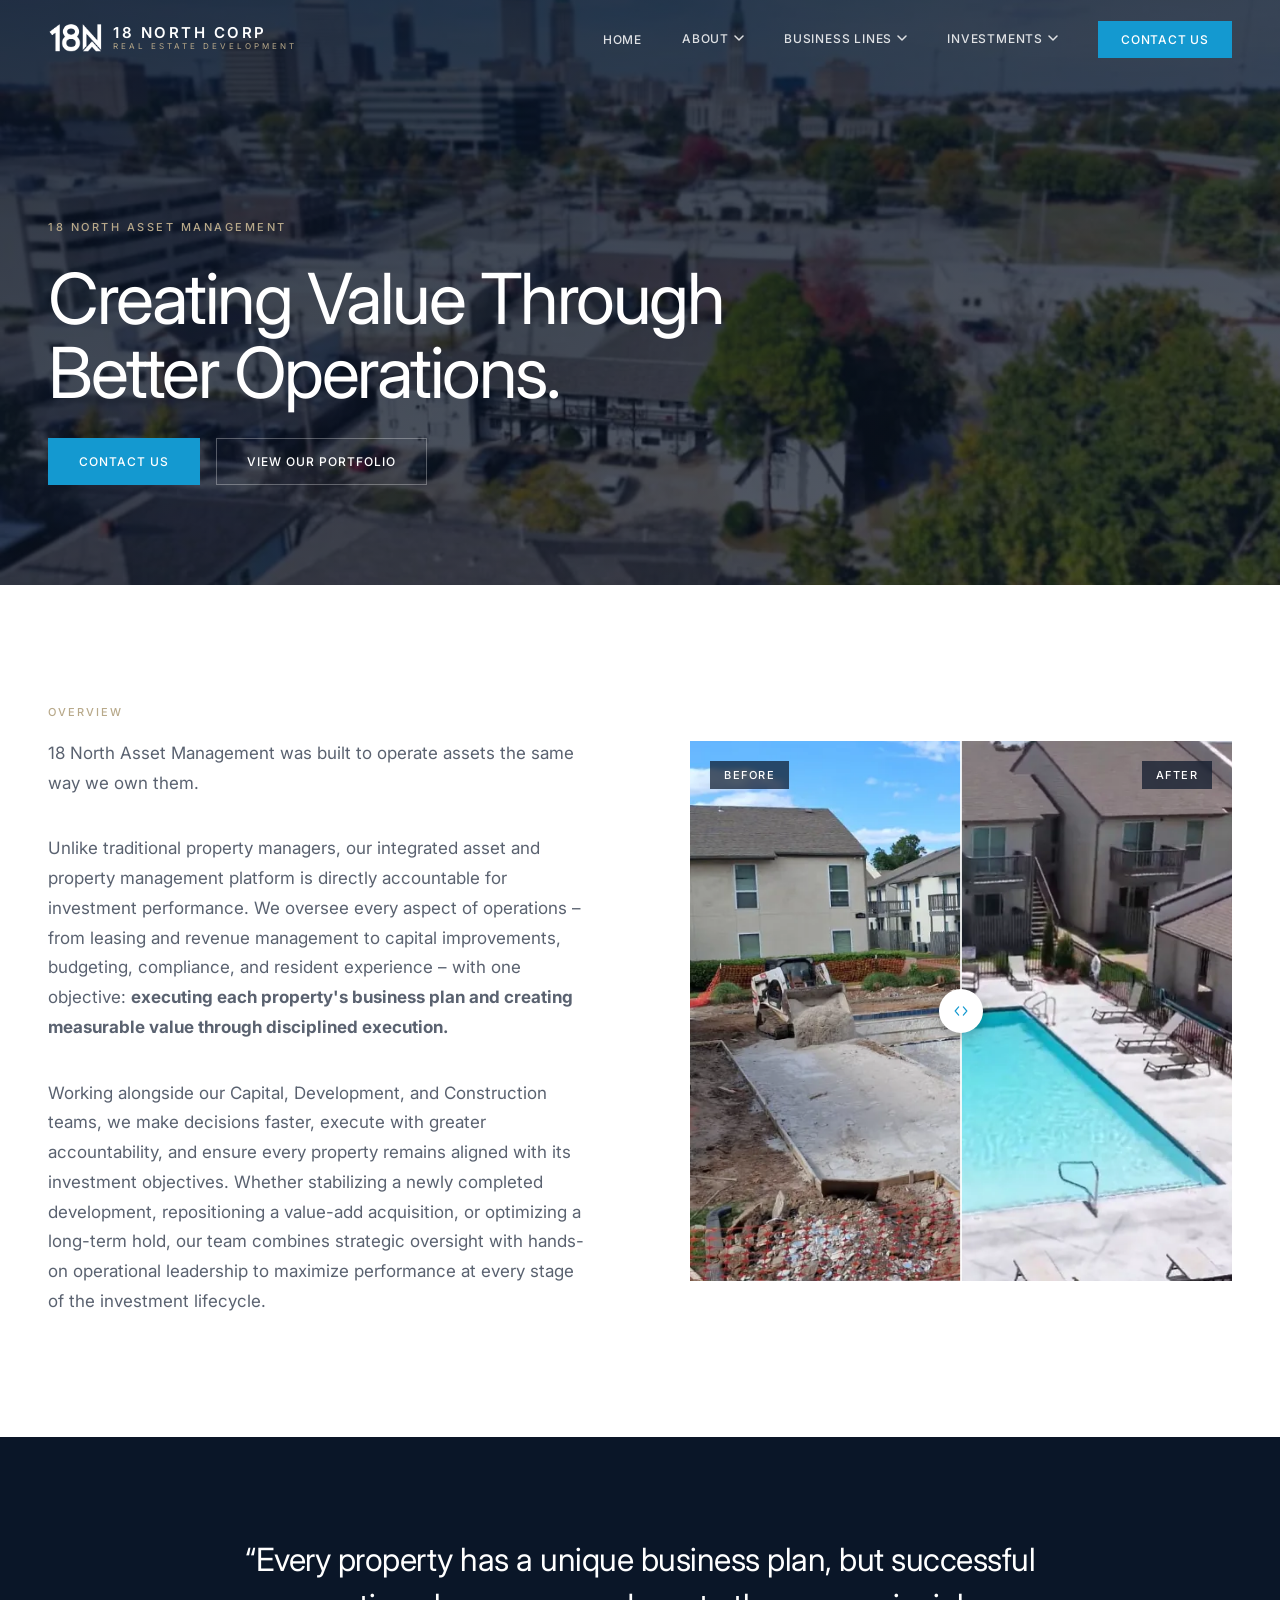
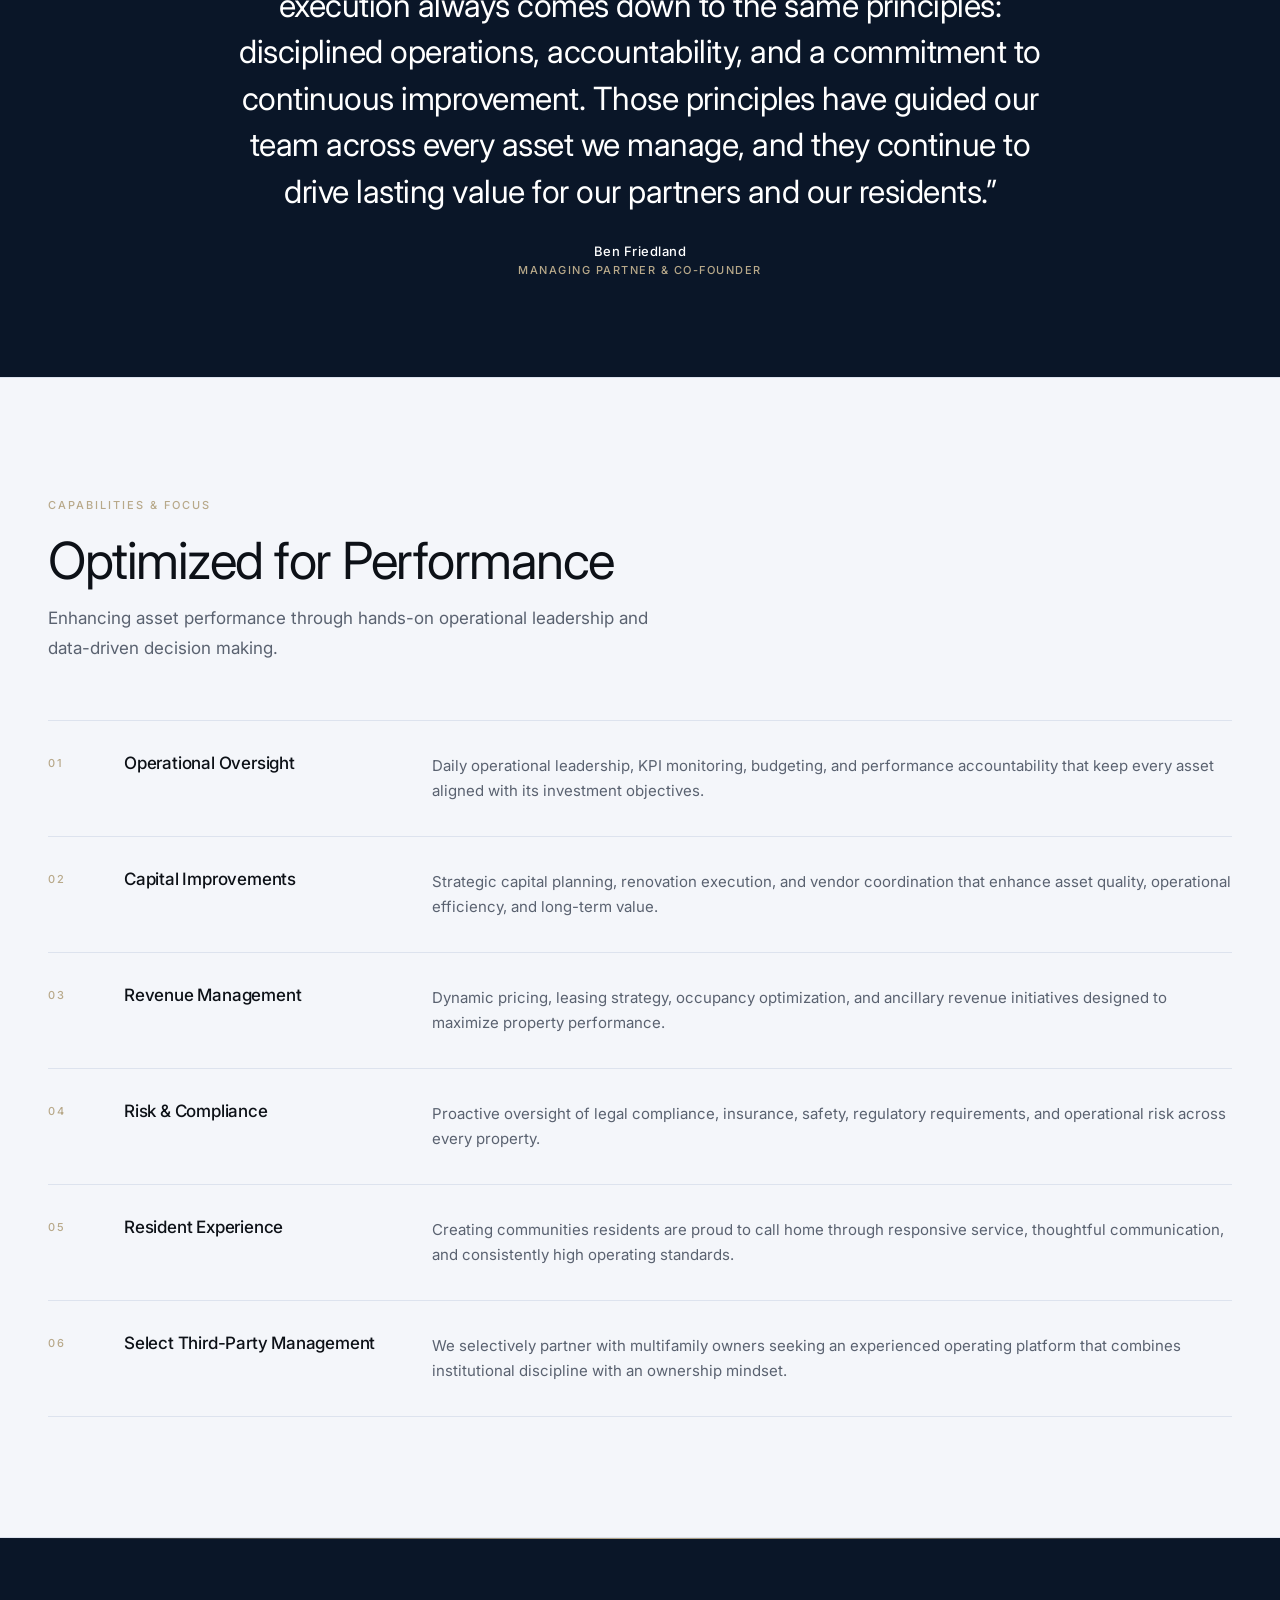
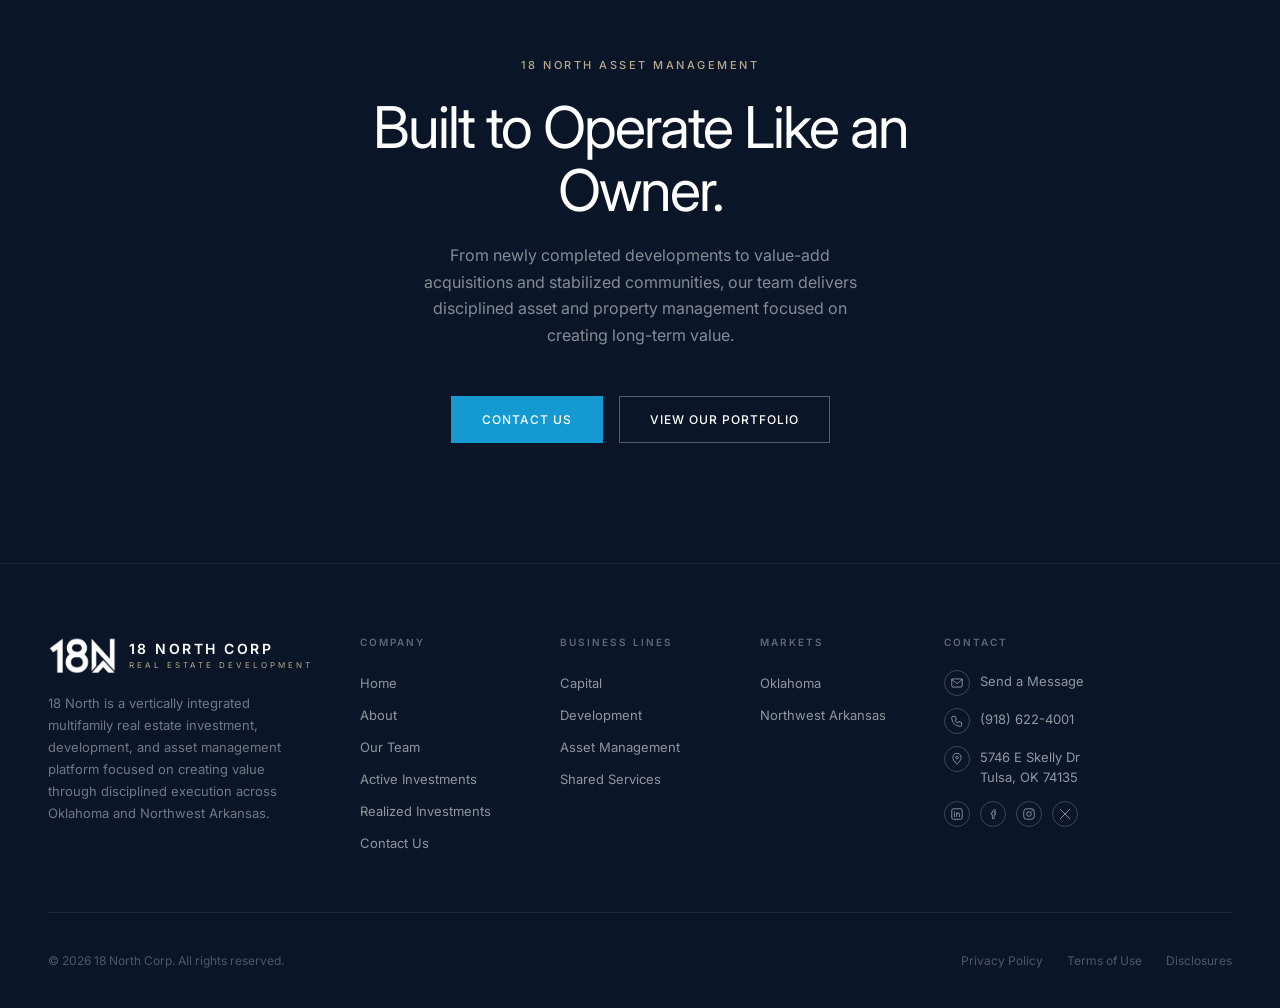
<file: 18-north-asset-management.html>
<!DOCTYPE html>
<html lang="en">
<head>
  <meta charset="UTF-8" />
  <meta name="viewport" content="width=device-width, initial-scale=1.0" />
  <title>18 North Asset Management | 18 North Corp</title>
  <meta name="description" content="18 North Asset Management delivers hands-on, data-driven property management focused on operational excellence, asset value, and resident experience." />
  <link rel="canonical" href="https://18northcorp.com/18-north-asset-management.html" />
  <meta name="theme-color" content="#0A1628" />
  <meta property="og:type" content="website" />
  <meta property="og:site_name" content="18 North Corp" />
  <meta property="og:title" content="18 North Asset Management | 18 North Corp" />
  <meta property="og:description" content="18 North Asset Management delivers hands-on, data-driven property management focused on operational excellence, asset value, and resident experience." />
  <meta property="og:url" content="https://18northcorp.com/18-north-asset-management.html" />
  <meta property="og:image" content="https://18northcorp.com/media/images/West%20Apartments.webp" />
  <meta name="twitter:card" content="summary_large_image" />
  <meta name="twitter:title" content="18 North Asset Management | 18 North Corp" />
  <meta name="twitter:description" content="18 North Asset Management delivers hands-on, data-driven property management focused on operational excellence, asset value, and resident experience." />
  <meta name="twitter:image" content="https://18northcorp.com/media/images/West%20Apartments.webp" />
  <link rel="icon" type="image/png" href="media/images/Favicon-18North-Corp.png" />
  <link rel="apple-touch-icon" href="media/images/Favicon-18North-Corp.png" />
  <link rel="preconnect" href="https://fonts.googleapis.com" />
  <link rel="preconnect" href="https://fonts.gstatic.com" crossorigin />
  <link href="https://fonts.googleapis.com/css2?family=Inter:wght@300;400;500;600&display=swap" rel="stylesheet" />
  <link rel="stylesheet" href="style.css" />
  <script type="application/ld+json">
  {
    "@context": "https://schema.org",
    "@type": "BreadcrumbList",
    "itemListElement": [
      { "@type": "ListItem", "position": 1, "name": "Home", "item": "https://18northcorp.com/" },
      { "@type": "ListItem", "position": 2, "name": "Business Lines", "item": "https://18northcorp.com/#platform" },
      { "@type": "ListItem", "position": 3, "name": "Asset Management", "item": "https://18northcorp.com/18-north-asset-management.html" }
    ]
  }
  </script>
</head>
<body>

<!-- ===== NAVIGATION ===== -->
<header class="nav" id="nav">
  <div class="nav__inner">
    <a href="index.html" class="nav__logo">
      <img
        class="nav__logo-icon"
        src="media/images/18%20North%20Corp%20Logo%20-%20Icon%20Only.webp"
        alt="18 North Corp icon"
        width="36"
        height="36"
      />
      <div class="nav__logo-text">
        <span class="nav__logo-main">18 North Corp</span>
        <span class="nav__logo-sub">Real Estate Development</span>
      </div>
    </a>
    <nav aria-label="Primary">
      <ul class="nav__links">
        <li><a href="index.html">Home</a></li>
        <li class="nav__dropdown-wrap">
          <button class="nav__dropdown-trigger" aria-expanded="false" aria-haspopup="true">
            About <svg class="nav__chevron" width="10" height="6" viewBox="0 0 10 6" fill="none" aria-hidden="true"><path d="M1 1l4 4 4-4" stroke="currentColor" stroke-width="1.5" stroke-linecap="round" stroke-linejoin="round"/></svg>
          </button>
          <ul class="nav__dropdown" role="menu">
            <li role="none"><a href="about.html" role="menuitem">About Us</a></li>
            <li role="none"><a href="our-team.html" role="menuitem">Our Team</a></li>
          </ul>
        </li>
        <li class="nav__dropdown-wrap">
          <button class="nav__dropdown-trigger" aria-expanded="false" aria-haspopup="true">
            Business Lines <svg class="nav__chevron" width="10" height="6" viewBox="0 0 10 6" fill="none" aria-hidden="true"><path d="M1 1l4 4 4-4" stroke="currentColor" stroke-width="1.5" stroke-linecap="round" stroke-linejoin="round"/></svg>
          </button>
          <ul class="nav__dropdown" role="menu">
            <li role="none"><a href="18-north-capital.html" role="menuitem">Capital</a></li>
            <li role="none"><a href="18-north-development-corporation.html" role="menuitem">Development</a></li>
            <li role="none"><a href="18-north-asset-management.html" role="menuitem" aria-current="page">Asset Management</a></li>
            <li role="none"><a href="18-north-shared-services.html" role="menuitem">Shared Services</a></li>
          </ul>
        </li>
        <li class="nav__dropdown-wrap">
          <button class="nav__dropdown-trigger" aria-expanded="false" aria-haspopup="true">
            Investments <svg class="nav__chevron" width="10" height="6" viewBox="0 0 10 6" fill="none" aria-hidden="true"><path d="M1 1l4 4 4-4" stroke="currentColor" stroke-width="1.5" stroke-linecap="round" stroke-linejoin="round"/></svg>
          </button>
          <ul class="nav__dropdown" role="menu">
            <li role="none"><a href="active-projects.html" role="menuitem">Active Investments</a></li>
            <li role="none"><a href="completed-projects.html" role="menuitem">Realized Investments</a></li>
          </ul>
        </li>
        <li><a href="contact.html" class="nav__cta">Contact Us</a></li>
      </ul>
    </nav>
    <button class="nav__menu-toggle" aria-label="Open menu" aria-expanded="false" aria-controls="nav-mobile">
      <span></span><span></span><span></span>
    </button>
  </div>
  <div class="nav__mobile" id="nav-mobile">
    <ul class="nav__mobile-links">
      <li><a href="index.html">Home</a></li>
      <li><a href="about.html">About Us</a></li>
      <li><a href="our-team.html">Our Team</a></li>
      <li><a href="index.html#platform">Business Lines</a></li>
      <li><a href="index.html#investments">Investments</a></li>
      <li><a href="contact.html" class="nav__mobile-cta">Contact Us</a></li>
    </ul>
  </div>
</header>

<!-- ===== HERO ===== -->
<section class="hero hero--page" id="hero">
  <img
    class="hero__bg-image"
    src="media/images/West%20Apartments.webp"
    alt="West Apartments multifamily community"
  />
  <div class="hero__overlay" aria-hidden="true"></div>
  <div class="hero__content">
    <span class="hero__eyebrow">18 North Asset Management</span>
    <h1 class="hero__headline">Creating Value Through Better Operations.</h1>
    <div class="hero__ctas">
      <a href="contact.html" class="btn-primary">Contact Us</a>
      <a href="active-projects.html" class="btn-outline-white">View Our Portfolio</a>
    </div>
  </div>
</section>

<!-- ===== OVERVIEW ===== -->
<section class="overview" id="overview" aria-labelledby="overview-heading">
  <div class="container">
    <div class="overview__grid">
      <div class="overview__text fade-up">
        <span class="label" id="overview-heading">Overview</span>
        <p class="body-copy overview__body">18 North Asset Management was built to operate assets the same way we own them.</p>
        <p class="body-copy overview__body">Unlike traditional property managers, our integrated asset and property management platform is directly accountable for investment performance. We oversee every aspect of operations – from leasing and revenue management to capital improvements, budgeting, compliance, and resident experience – with one objective: <strong>executing each property's business plan and creating measurable value through disciplined execution.</strong></p>
        <p class="body-copy overview__body" style="margin-bottom:0;">Working alongside our Capital, Development, and Construction teams, we make decisions faster, execute with greater accountability, and ensure every property remains aligned with its investment objectives. Whether stabilizing a newly completed development, repositioning a value-add acquisition, or optimizing a long-term hold, our team combines strategic oversight with hands-on operational leadership to maximize performance at every stage of the investment lifecycle.</p>
      </div>
      <div class="overview__image fade-up">
        <div class="ba-slider" style="--pos:50%;">
          <div class="ba-slider__image ba-slider__image--after">
            <img src="media/images/Sterling%20Pool%20Deck%20After%20Renovation.webp" alt="Sterling pool deck after renovation" loading="lazy" />
            <span class="ba-slider__tag ba-slider__tag--after">After</span>
          </div>
          <div class="ba-slider__image ba-slider__image--before">
            <img src="media/images/Sterling%20Pool%20Deck%20During%20Renovation.webp" alt="Sterling pool deck during renovation" loading="lazy" />
            <span class="ba-slider__tag ba-slider__tag--before">Before</span>
          </div>
          <div class="ba-slider__handle" aria-hidden="true">
            <span class="ba-slider__handle-grip">
              <svg width="14" height="14" viewBox="0 0 24 24" fill="none"><path d="M8 5l-6 7 6 7M16 5l6 7-6 7" stroke="currentColor" stroke-width="2" stroke-linecap="round" stroke-linejoin="round"/></svg>
            </span>
          </div>
          <input type="range" min="0" max="100" value="50" class="ba-slider__range" aria-label="Drag to compare the pool deck before and after renovation" />
        </div>
      </div>
    </div>
  </div>
</section>

<!-- ===== QUOTE ===== -->
<section class="quote-banner" aria-label="18 North Asset Management philosophy">
  <div class="container">
    <p class="quote-banner__text fade-up">&ldquo;Every property has a unique business plan, but successful execution always comes down to the same principles: disciplined operations, accountability, and a commitment to continuous improvement. Those principles have guided our team across every asset we manage, and they continue to drive lasting value for our partners and our residents.&rdquo;</p>
    <div class="quote-banner__author fade-up">
      <span class="quote-banner__author-name">Ben Friedland</span>
      <span class="quote-banner__author-title">Managing Partner &amp; Co-Founder</span>
    </div>
  </div>
</section>

<!-- ===== FOCUS AREAS ===== -->
<section class="focus-section" id="focus" aria-labelledby="focus-heading">
  <div class="container">
    <div class="focus-section__header fade-up">
      <span class="label">Capabilities &amp; Focus</span>
      <h2 class="section-heading" id="focus-heading">Optimized for Performance</h2>
      <p class="body-copy" style="margin-top:16px;">Enhancing asset performance through hands-on operational leadership and data-driven decision making.</p>
    </div>
    <div class="focus-list fade-up">
      <div class="focus-item">
        <span class="focus-item__num">01</span>
        <span class="focus-item__title">Operational Oversight</span>
        <p class="focus-item__desc">Daily operational leadership, KPI monitoring, budgeting, and performance accountability that keep every asset aligned with its investment objectives.</p>
      </div>
      <div class="focus-item">
        <span class="focus-item__num">02</span>
        <span class="focus-item__title">Capital Improvements</span>
        <p class="focus-item__desc">Strategic capital planning, renovation execution, and vendor coordination that enhance asset quality, operational efficiency, and long-term value.</p>
      </div>
      <div class="focus-item">
        <span class="focus-item__num">03</span>
        <span class="focus-item__title">Revenue Management</span>
        <p class="focus-item__desc">Dynamic pricing, leasing strategy, occupancy optimization, and ancillary revenue initiatives designed to maximize property performance.</p>
      </div>
      <div class="focus-item">
        <span class="focus-item__num">04</span>
        <span class="focus-item__title">Risk &amp; Compliance</span>
        <p class="focus-item__desc">Proactive oversight of legal compliance, insurance, safety, regulatory requirements, and operational risk across every property.</p>
      </div>
      <div class="focus-item">
        <span class="focus-item__num">05</span>
        <span class="focus-item__title">Resident Experience</span>
        <p class="focus-item__desc">Creating communities residents are proud to call home through responsive service, thoughtful communication, and consistently high operating standards.</p>
      </div>
      <div class="focus-item">
        <span class="focus-item__num">06</span>
        <span class="focus-item__title">Select Third-Party Management</span>
        <p class="focus-item__desc">We selectively partner with multifamily owners seeking an experienced operating platform that combines institutional discipline with an ownership mindset.</p>
      </div>
    </div>
  </div>
</section>

<!-- ===== CTA STRIP ===== -->
<section class="cta-strip" id="contact" aria-labelledby="cta-heading">
  <div class="container">
    <span class="cta-strip__eyebrow">18 North Asset Management</span>
    <h2 class="cta-strip__heading" id="cta-heading">Built to Operate Like an Owner.</h2>
    <p class="cta-strip__sub">From newly completed developments to value-add acquisitions and stabilized communities, our team delivers disciplined asset and property management focused on creating long-term value.</p>
    <div class="cta-strip__btns">
      <a href="contact.html" class="btn-primary">Contact Us</a>
      <a href="active-projects.html" class="btn-outline-white">View Our Portfolio</a>
    </div>
  </div>
</section>

<!-- ===== FOOTER ===== -->
<footer class="footer" aria-label="Site footer">
  <div class="container">
    <div class="footer__top">
      <div>
        <a href="index.html" class="footer__brand">
          <img
            class="footer__brand-icon"
            src="media/images/18%20North%20Corp%20Logo%20-%20Icon%20Only.webp"
            alt="18 North Corp"
            width="40"
            height="40"
          />
          <div>
            <div class="footer__brand-name">18 North Corp</div>
            <div class="footer__brand-sub">Real Estate Development</div>
          </div>
        </a>
        <p class="footer__tagline">18 North is a vertically integrated multifamily real estate investment, development, and asset management platform focused on creating value through disciplined execution across Oklahoma and Northwest Arkansas.</p>
      </div>
      <div>
        <div class="footer__col-title">Company</div>
        <ul class="footer__links">
          <li><a href="index.html">Home</a></li>
          <li><a href="about.html">About</a></li>
          <li><a href="our-team.html">Our Team</a></li>
          <li><a href="active-projects.html">Active Investments</a></li>
          <li><a href="completed-projects.html">Realized Investments</a></li>
          <li><a href="contact.html">Contact Us</a></li>
        </ul>
      </div>
      <div>
        <div class="footer__col-title">Business Lines</div>
        <ul class="footer__links">
          <li><a href="18-north-capital.html">Capital</a></li>
          <li><a href="18-north-development-corporation.html">Development</a></li>
          <li><a href="18-north-asset-management.html" aria-current="page">Asset Management</a></li>
          <li><a href="18-north-shared-services.html">Shared Services</a></li>
        </ul>
      </div>
      <div>
        <div class="footer__col-title">Markets</div>
        <ul class="footer__links">
          <li><a href="index.html#investments">Oklahoma</a></li>
          <li><a href="index.html#investments">Northwest Arkansas</a></li>
        </ul>
      </div>
      <div>
        <div class="footer__col-title">Contact</div>
        <ul class="footer__contact">
          <li>
            <span class="footer__contact-icon" aria-hidden="true"><svg width="14" height="14" viewBox="0 0 24 24" fill="none"><rect x="3" y="5" width="18" height="14" rx="2" stroke="currentColor" stroke-width="1.5"/><path d="M3 6l9 7 9-7" stroke="currentColor" stroke-width="1.5" stroke-linecap="round" stroke-linejoin="round"/></svg></span>
            <a href="contact.html#contact-form">Send a Message</a>
          </li>
          <li>
            <span class="footer__contact-icon" aria-hidden="true"><svg width="14" height="14" viewBox="0 0 24 24" fill="none"><path d="M5 4h4l2 5-2.5 1.5a11 11 0 0 0 5 5L15 13l5 2v4a2 2 0 0 1-2 2C9.5 21 3 14.5 3 6a2 2 0 0 1 2-2z" stroke="currentColor" stroke-width="1.5" stroke-linejoin="round"/></svg></span>
            <a href="tel:+19186224001">(918) 622-4001</a>
          </li>
          <li>
            <span class="footer__contact-icon" aria-hidden="true"><svg width="14" height="14" viewBox="0 0 24 24" fill="none"><path d="M12 21s7-6.1 7-11.5A7 7 0 0 0 5 9.5C5 14.9 12 21 12 21z" stroke="currentColor" stroke-width="1.5" stroke-linejoin="round"/><circle cx="12" cy="9.5" r="2.2" stroke="currentColor" stroke-width="1.5"/></svg></span>
            <span>5746 E Skelly Dr<br />Tulsa, OK 74135</span>
          </li>
          <li>
            <div class="footer__social">
              <a class="footer__social-icon" href="https://www.linkedin.com/company/18-north-corporation/" target="_blank" rel="noopener" aria-label="LinkedIn"><svg width="14" height="14" viewBox="0 0 24 24" fill="none"><rect x="3" y="3" width="18" height="18" rx="3" stroke="currentColor" stroke-width="1.5"/><path d="M7.5 10v6.5M7.5 7.2v.1M11.5 16.5V10M11.5 12.5c0-1.4 1-2.5 2.5-2.5s2.3 1.1 2.3 2.5v4" stroke="currentColor" stroke-width="1.5" stroke-linecap="round"/></svg></a>
              <span class="footer__social-icon" aria-label="Facebook"><svg width="14" height="14" viewBox="0 0 24 24" fill="none"><path d="M14 8h2V5h-2c-1.7 0-3 1.3-3 3v2H9v3h2v7h3v-7h2.2l.8-3H14V8z" stroke="currentColor" stroke-width="1.3" stroke-linejoin="round"/></svg></span>
              <span class="footer__social-icon" aria-label="Instagram"><svg width="14" height="14" viewBox="0 0 24 24" fill="none"><rect x="3" y="3" width="18" height="18" rx="5" stroke="currentColor" stroke-width="1.5"/><circle cx="12" cy="12" r="4" stroke="currentColor" stroke-width="1.5"/><circle cx="17.2" cy="6.8" r="1.1" fill="currentColor"/></svg></span>
              <span class="footer__social-icon" aria-label="X (Twitter)"><svg width="14" height="14" viewBox="0 0 24 24" fill="none"><path d="M4 4l16 16M20 4L4 20" stroke="currentColor" stroke-width="1.6" stroke-linecap="round"/></svg></span>
            </div>
          </li>
        </ul>
      </div>
    </div>
    <div class="footer__bottom">
      <span class="footer__copy">&copy; 2026 18 North Corp. All rights reserved.</span>
      <div class="footer__legal">
        <a href="#">Privacy Policy</a>
        <a href="#">Terms of Use</a>
        <a href="#">Disclosures</a>
      </div>
    </div>
  </div>
</footer>

<script src="main.js"></script>
</body>
</html>
</file>
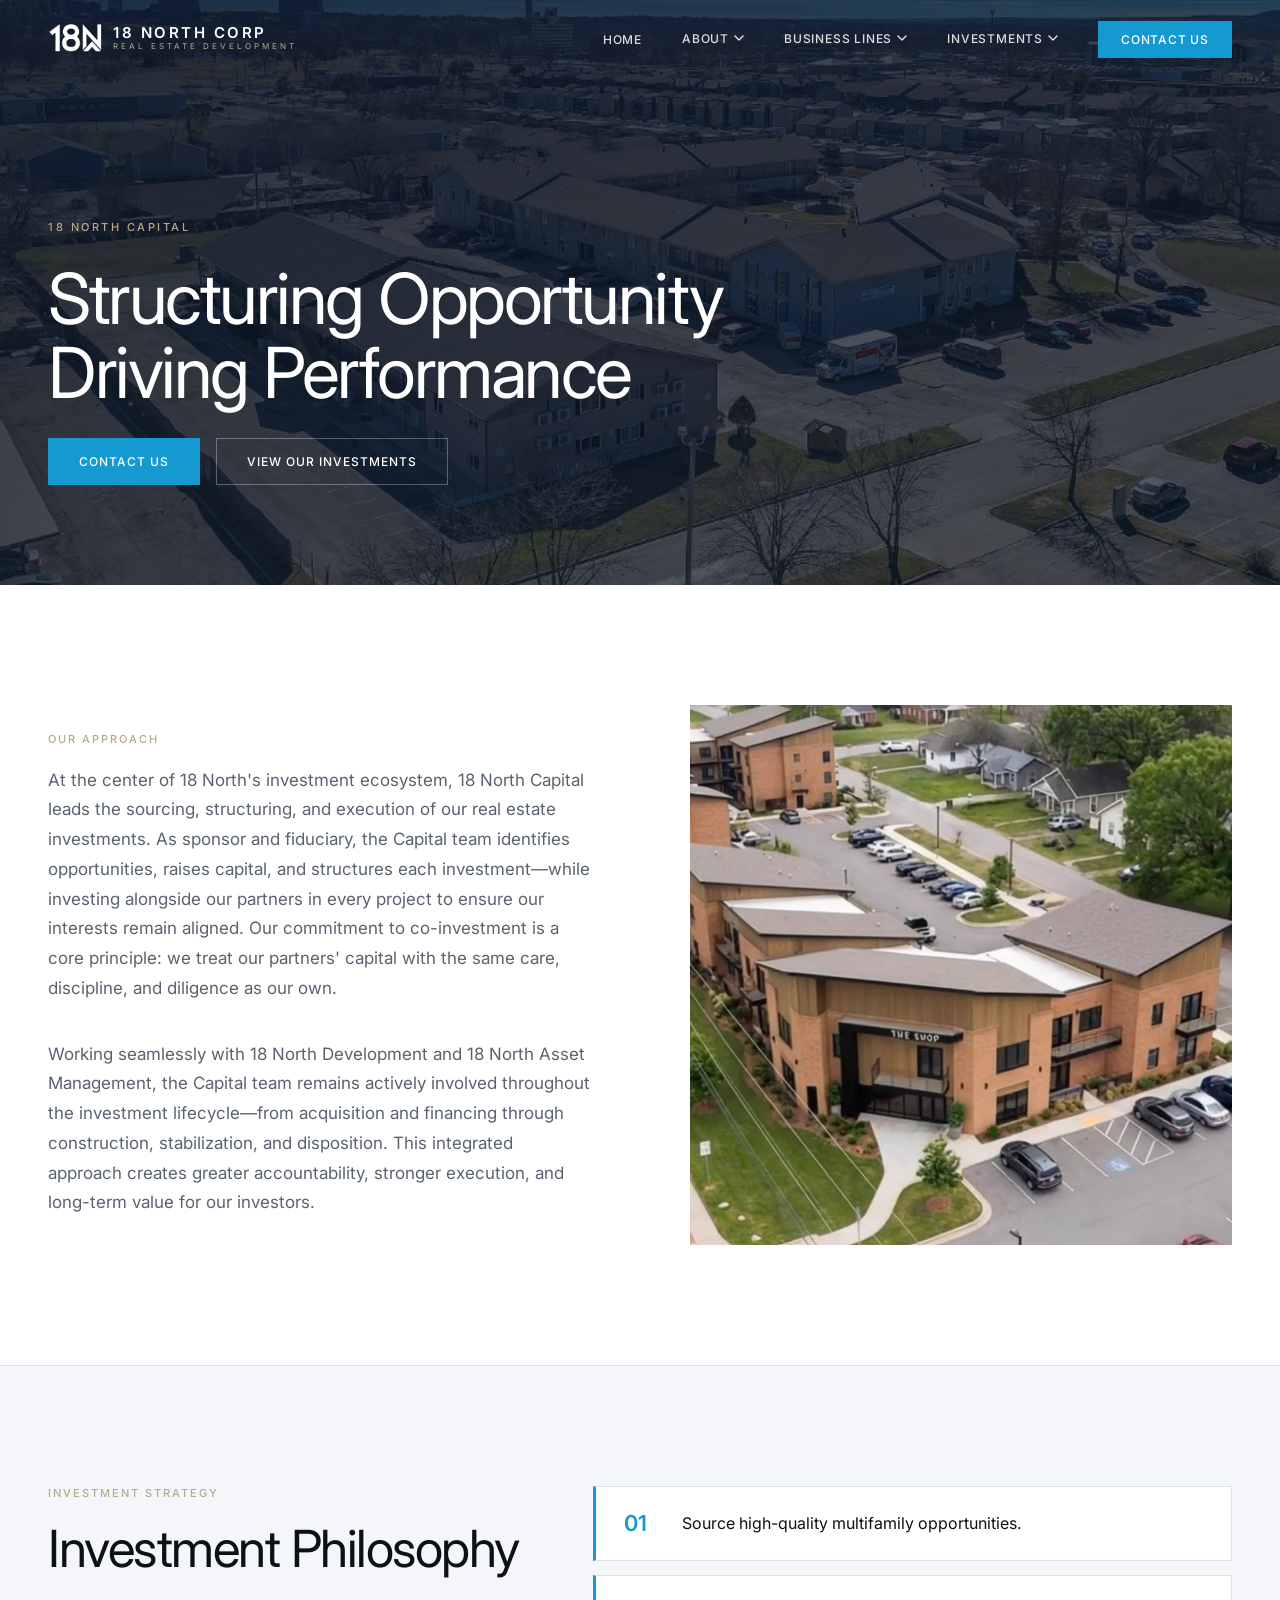
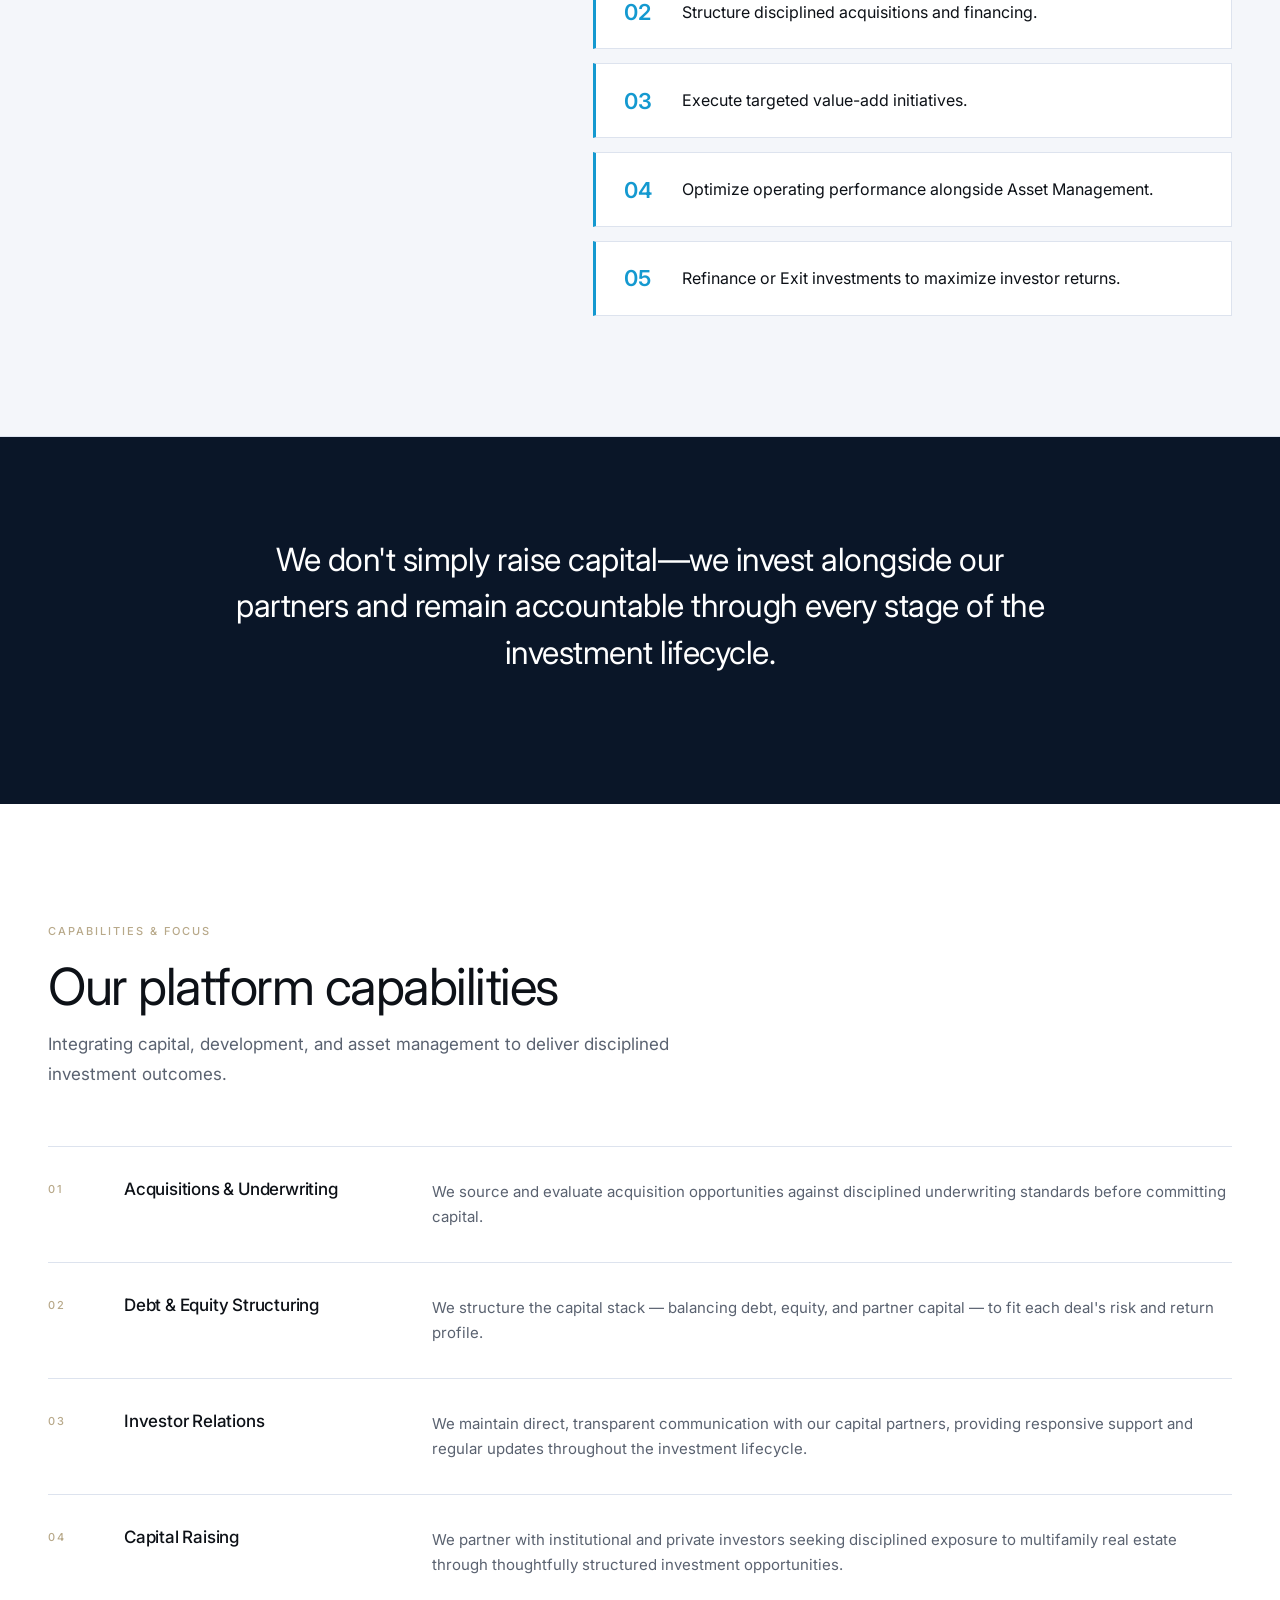
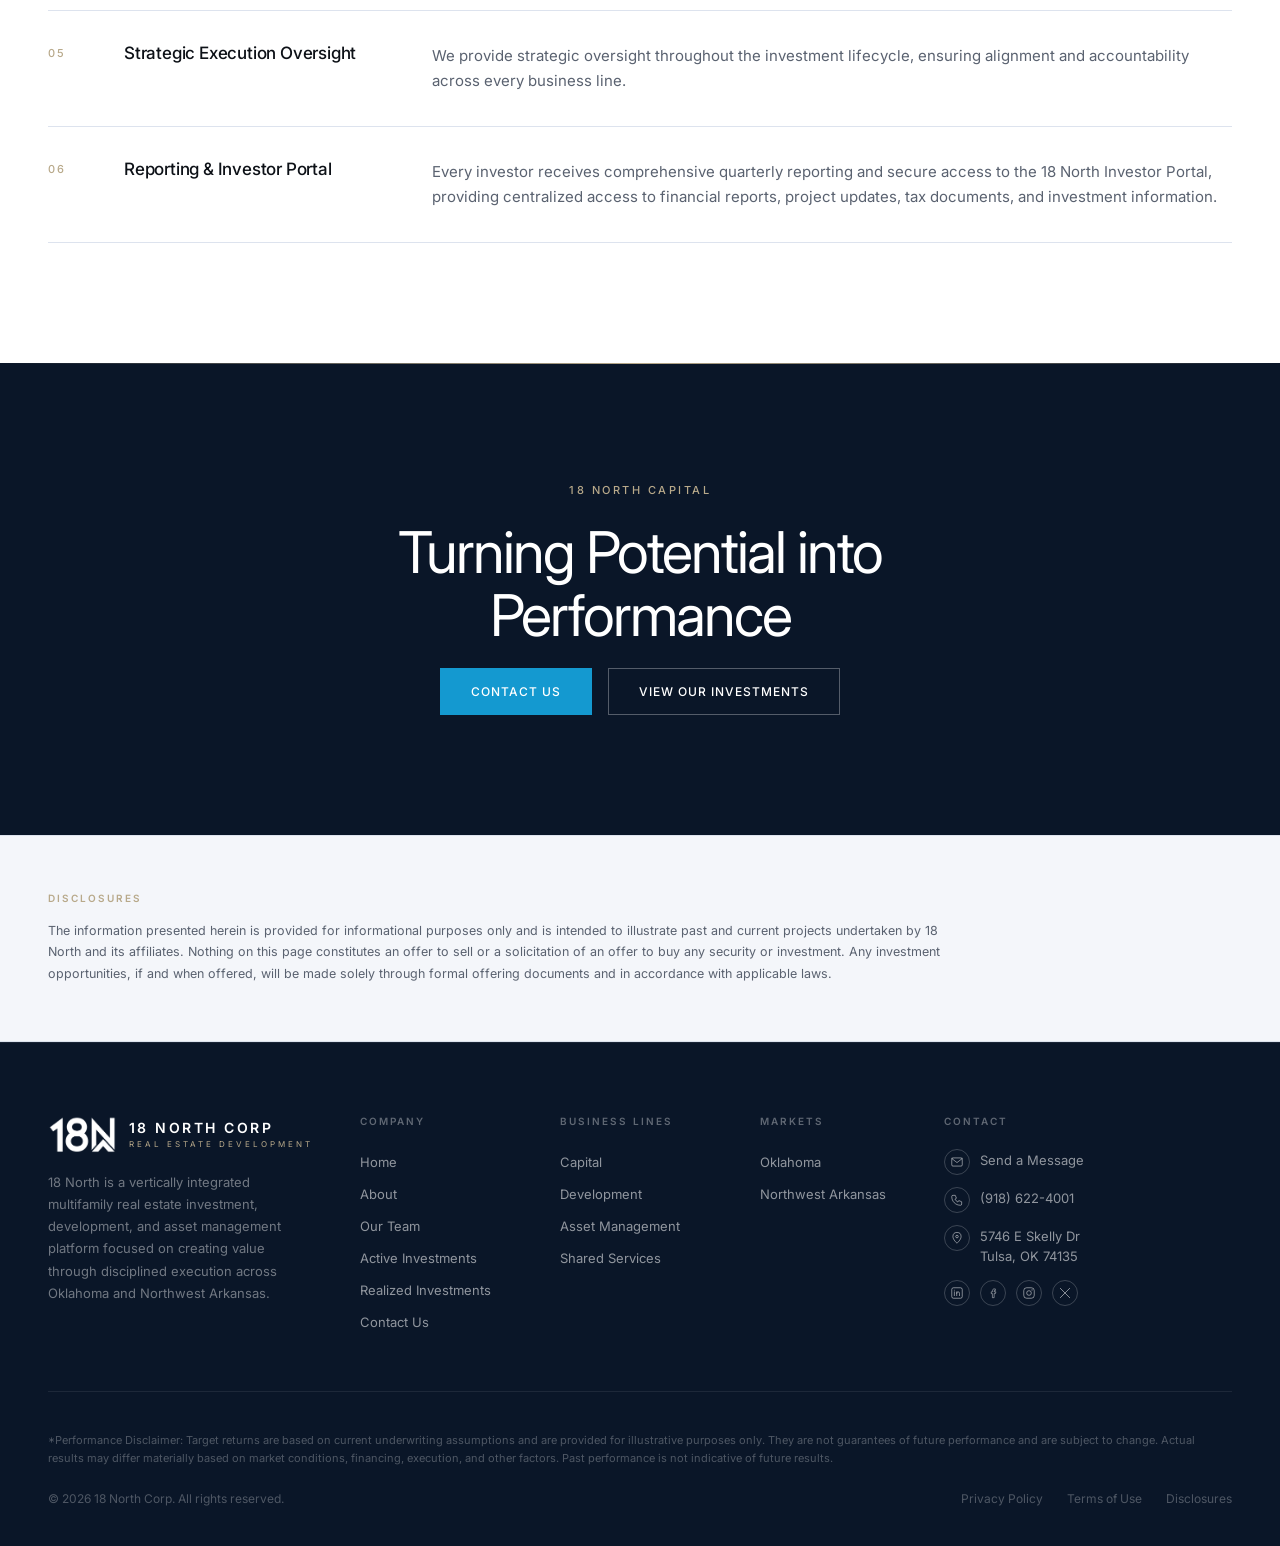
<file: 18-north-capital.html>
<!DOCTYPE html>
<html lang="en">
<head>
  <meta charset="UTF-8" />
  <meta name="viewport" content="width=device-width, initial-scale=1.0" />
  <title>18 North Capital | 18 North Corp</title>
  <meta name="description" content="18 North Capital leads sourcing, structuring, and execution of 18 North's real estate investments, aligning capital with disciplined execution." />
  <link rel="canonical" href="https://18northcorp.com/18-north-capital.html" />
  <meta name="theme-color" content="#0A1628" />
  <meta property="og:type" content="website" />
  <meta property="og:site_name" content="18 North Corp" />
  <meta property="og:title" content="18 North Capital | 18 North Corp" />
  <meta property="og:description" content="18 North Capital leads sourcing, structuring, and execution of 18 North's real estate investments, aligning capital with disciplined execution." />
  <meta property="og:url" content="https://18northcorp.com/18-north-capital.html" />
  <meta property="og:image" content="https://18northcorp.com/media/images/Frisco%20Apartments.webp" />
  <meta name="twitter:card" content="summary_large_image" />
  <meta name="twitter:title" content="18 North Capital | 18 North Corp" />
  <meta name="twitter:description" content="18 North Capital leads sourcing, structuring, and execution of 18 North's real estate investments, aligning capital with disciplined execution." />
  <meta name="twitter:image" content="https://18northcorp.com/media/images/Frisco%20Apartments.webp" />
  <link rel="icon" type="image/png" href="media/images/Favicon-18North-Corp.png" />
  <link rel="apple-touch-icon" href="media/images/Favicon-18North-Corp.png" />
  <link rel="preconnect" href="https://fonts.googleapis.com" />
  <link rel="preconnect" href="https://fonts.gstatic.com" crossorigin />
  <link href="https://fonts.googleapis.com/css2?family=Inter:wght@300;400;500;600&display=swap" rel="stylesheet" />
  <link rel="stylesheet" href="style.css" />
  <script type="application/ld+json">
  {
    "@context": "https://schema.org",
    "@type": "BreadcrumbList",
    "itemListElement": [
      { "@type": "ListItem", "position": 1, "name": "Home", "item": "https://18northcorp.com/" },
      { "@type": "ListItem", "position": 2, "name": "Business Lines", "item": "https://18northcorp.com/#platform" },
      { "@type": "ListItem", "position": 3, "name": "Capital", "item": "https://18northcorp.com/18-north-capital.html" }
    ]
  }
  </script>
</head>
<body>

<!-- ===== NAVIGATION ===== -->
<header class="nav" id="nav">
  <div class="nav__inner">
    <a href="index.html" class="nav__logo">
      <img
        class="nav__logo-icon"
        src="media/images/18%20North%20Corp%20Logo%20-%20Icon%20Only.webp"
        alt="18 North Corp icon"
        width="36"
        height="36"
      />
      <div class="nav__logo-text">
        <span class="nav__logo-main">18 North Corp</span>
        <span class="nav__logo-sub">Real Estate Development</span>
      </div>
    </a>
    <nav aria-label="Primary">
      <ul class="nav__links">
        <li><a href="index.html">Home</a></li>
        <li class="nav__dropdown-wrap">
          <button class="nav__dropdown-trigger" aria-expanded="false" aria-haspopup="true">
            About <svg class="nav__chevron" width="10" height="6" viewBox="0 0 10 6" fill="none" aria-hidden="true"><path d="M1 1l4 4 4-4" stroke="currentColor" stroke-width="1.5" stroke-linecap="round" stroke-linejoin="round"/></svg>
          </button>
          <ul class="nav__dropdown" role="menu">
            <li role="none"><a href="about.html" role="menuitem">About Us</a></li>
            <li role="none"><a href="our-team.html" role="menuitem">Our Team</a></li>
          </ul>
        </li>
        <li class="nav__dropdown-wrap">
          <button class="nav__dropdown-trigger" aria-expanded="false" aria-haspopup="true">
            Business Lines <svg class="nav__chevron" width="10" height="6" viewBox="0 0 10 6" fill="none" aria-hidden="true"><path d="M1 1l4 4 4-4" stroke="currentColor" stroke-width="1.5" stroke-linecap="round" stroke-linejoin="round"/></svg>
          </button>
          <ul class="nav__dropdown" role="menu">
            <li role="none"><a href="18-north-capital.html" role="menuitem" aria-current="page">Capital</a></li>
            <li role="none"><a href="18-north-development-corporation.html" role="menuitem">Development</a></li>
            <li role="none"><a href="18-north-asset-management.html" role="menuitem">Asset Management</a></li>
            <li role="none"><a href="18-north-shared-services.html" role="menuitem">Shared Services</a></li>
          </ul>
        </li>
        <li class="nav__dropdown-wrap">
          <button class="nav__dropdown-trigger" aria-expanded="false" aria-haspopup="true">
            Investments <svg class="nav__chevron" width="10" height="6" viewBox="0 0 10 6" fill="none" aria-hidden="true"><path d="M1 1l4 4 4-4" stroke="currentColor" stroke-width="1.5" stroke-linecap="round" stroke-linejoin="round"/></svg>
          </button>
          <ul class="nav__dropdown" role="menu">
            <li role="none"><a href="active-projects.html" role="menuitem">Active Investments</a></li>
            <li role="none"><a href="completed-projects.html" role="menuitem">Realized Investments</a></li>
          </ul>
        </li>
        <li><a href="contact.html" class="nav__cta">Contact Us</a></li>
      </ul>
    </nav>
    <button class="nav__menu-toggle" aria-label="Open menu" aria-expanded="false" aria-controls="nav-mobile">
      <span></span><span></span><span></span>
    </button>
  </div>
  <div class="nav__mobile" id="nav-mobile">
    <ul class="nav__mobile-links">
      <li><a href="index.html">Home</a></li>
      <li><a href="about.html">About Us</a></li>
      <li><a href="our-team.html">Our Team</a></li>
      <li><a href="index.html#platform">Business Lines</a></li>
      <li><a href="index.html#investments">Investments</a></li>
      <li><a href="contact.html" class="nav__mobile-cta">Contact Us</a></li>
    </ul>
  </div>
</header>

<!-- ===== HERO ===== -->
<section class="hero hero--page" id="hero">
  <img
    class="hero__bg-image"
    src="media/images/18%20North%20Capital%20Hero.webp"
    alt="Aerial view of a 18 North Capital multifamily community"
  />
  <div class="hero__overlay" aria-hidden="true"></div>
  <div class="hero__content">
    <span class="hero__eyebrow">18 North Capital</span>
    <h1 class="hero__headline">Structuring Opportunity<br />Driving Performance</h1>
    <div class="hero__ctas">
      <a href="contact.html" class="btn-primary">Contact Us</a>
      <a href="active-projects.html" class="btn-outline-white">View Our Investments</a>
    </div>
  </div>
</section>

<!-- ===== OVERVIEW ===== -->
<section class="overview" id="overview" aria-labelledby="overview-heading">
  <div class="container">
    <div class="overview__grid">
      <div class="overview__text fade-up">
        <span class="label" id="overview-heading">Our Approach</span>
        <p class="body-copy overview__body">At the center of 18 North's investment ecosystem, 18 North Capital leads the sourcing, structuring, and execution of our real estate investments. As sponsor and fiduciary, the Capital team identifies opportunities, raises capital, and structures each investment—while investing alongside our partners in every project to ensure our interests remain aligned. Our commitment to co-investment is a core principle: we treat our partners' capital with the same care, discipline, and diligence as our own.</p>
        <p class="body-copy overview__body" style="margin-bottom:0;">Working seamlessly with 18 North Development and 18 North Asset Management, the Capital team remains actively involved throughout the investment lifecycle—from acquisition and financing through construction, stabilization, and disposition. This integrated approach creates greater accountability, stronger execution, and long-term value for our investors.</p>
      </div>
      <div class="overview__image fade-up">
        <img
          src="media/images/R151%20Concept.webp"
          alt="Aerial view of the R151 development concept"
          loading="lazy"
        />
      </div>
    </div>
  </div>
</section>

<!-- ===== INVESTMENT STRATEGY ===== -->
<section class="copy-section copy-section--off" id="strategy" aria-labelledby="strategy-heading">
  <div class="container">
    <div class="strategy-split">
      <div class="strategy-split__intro fade-up">
        <span class="label">Investment Strategy</span>
        <h2 class="section-heading" id="strategy-heading">Investment Philosophy</h2>
      </div>
      <ol class="strategy-split__list fade-up" data-stagger>
        <li class="strategy-item">
          <span class="strategy-item__num">01</span>
          <p class="strategy-item__text">Source high-quality multifamily opportunities.</p>
        </li>
        <li class="strategy-item">
          <span class="strategy-item__num">02</span>
          <p class="strategy-item__text">Structure disciplined acquisitions and financing.</p>
        </li>
        <li class="strategy-item">
          <span class="strategy-item__num">03</span>
          <p class="strategy-item__text">Execute targeted value-add initiatives.</p>
        </li>
        <li class="strategy-item">
          <span class="strategy-item__num">04</span>
          <p class="strategy-item__text">Optimize operating performance alongside Asset Management.</p>
        </li>
        <li class="strategy-item">
          <span class="strategy-item__num">05</span>
          <p class="strategy-item__text">Refinance or Exit investments to maximize investor returns.</p>
        </li>
      </ol>
    </div>
  </div>
</section>

<!-- ===== WHY 18 NORTH CAPITAL ===== -->
<section class="quote-banner" aria-label="Why 18 North Capital">
  <div class="container">
    <p class="quote-banner__text fade-up">We don't simply raise capital—we invest alongside our partners and remain accountable through every stage of the investment lifecycle.</p>
  </div>
</section>

<!-- ===== CAPABILITIES & FOCUS ===== -->
<section class="focus-section focus-section--white" id="platform-focus" aria-labelledby="platform-focus-heading">
  <div class="container">
    <div class="focus-section__header fade-up">
      <span class="label">Capabilities &amp; Focus</span>
      <h2 class="section-heading" id="platform-focus-heading">Our platform capabilities</h2>
      <p class="body-copy" style="margin-top:16px;">Integrating capital, development, and asset management to deliver disciplined investment outcomes.</p>
    </div>
    <div class="focus-list fade-up">
      <div class="focus-item">
        <span class="focus-item__num">01</span>
        <span class="focus-item__title">Acquisitions &amp; Underwriting</span>
        <p class="focus-item__desc">We source and evaluate acquisition opportunities against disciplined underwriting standards before committing capital.</p>
      </div>
      <div class="focus-item">
        <span class="focus-item__num">02</span>
        <span class="focus-item__title">Debt &amp; Equity Structuring</span>
        <p class="focus-item__desc">We structure the capital stack — balancing debt, equity, and partner capital — to fit each deal's risk and return profile.</p>
      </div>
      <div class="focus-item">
        <span class="focus-item__num">03</span>
        <span class="focus-item__title">Investor Relations</span>
        <p class="focus-item__desc">We maintain direct, transparent communication with our capital partners, providing responsive support and regular updates throughout the investment lifecycle.</p>
      </div>
      <div class="focus-item">
        <span class="focus-item__num">04</span>
        <span class="focus-item__title">Capital Raising</span>
        <p class="focus-item__desc">We partner with institutional and private investors seeking disciplined exposure to multifamily real estate through thoughtfully structured investment opportunities.</p>
      </div>
      <div class="focus-item">
        <span class="focus-item__num">05</span>
        <span class="focus-item__title">Strategic Execution Oversight</span>
        <p class="focus-item__desc">We provide strategic oversight throughout the investment lifecycle, ensuring alignment and accountability across every business line.</p>
      </div>
      <div class="focus-item">
        <span class="focus-item__num">06</span>
        <span class="focus-item__title">Reporting &amp; Investor Portal</span>
        <p class="focus-item__desc">Every investor receives comprehensive quarterly reporting and secure access to the 18 North Investor Portal, providing centralized access to financial reports, project updates, tax documents, and investment information.</p>
      </div>
    </div>
  </div>
</section>

<!-- ===== CTA STRIP ===== -->
<section class="cta-strip" id="contact" aria-labelledby="cta-heading">
  <div class="container">
    <span class="cta-strip__eyebrow">18 North Capital</span>
    <h2 class="cta-strip__heading" id="cta-heading">Turning Potential into Performance</h2>
    <div class="cta-strip__btns">
      <a href="contact.html" class="btn-primary">Contact Us</a>
      <a href="active-projects.html" class="btn-outline-white">View Our Investments</a>
    </div>
  </div>
</section>

<!-- ===== DISCLOSURE ===== -->
<section class="disclosure" aria-label="Legal disclosure">
  <div class="container">
    <span class="disclosure__label">Disclosures</span>
    <p class="disclosure__text">The information presented herein is provided for informational purposes only and is intended to illustrate past and current projects undertaken by 18 North and its affiliates. Nothing on this page constitutes an offer to sell or a solicitation of an offer to buy any security or investment. Any investment opportunities, if and when offered, will be made solely through formal offering documents and in accordance with applicable laws.</p>
  </div>
</section>

<!-- ===== FOOTER ===== -->
<footer class="footer" aria-label="Site footer">
  <div class="container">
    <div class="footer__top">
      <div>
        <a href="index.html" class="footer__brand">
          <img
            class="footer__brand-icon"
            src="media/images/18%20North%20Corp%20Logo%20-%20Icon%20Only.webp"
            alt="18 North Corp"
            width="40"
            height="40"
          />
          <div>
            <div class="footer__brand-name">18 North Corp</div>
            <div class="footer__brand-sub">Real Estate Development</div>
          </div>
        </a>
        <p class="footer__tagline">18 North is a vertically integrated multifamily real estate investment, development, and asset management platform focused on creating value through disciplined execution across Oklahoma and Northwest Arkansas.</p>
      </div>
      <div>
        <div class="footer__col-title">Company</div>
        <ul class="footer__links">
          <li><a href="index.html">Home</a></li>
          <li><a href="about.html">About</a></li>
          <li><a href="our-team.html">Our Team</a></li>
          <li><a href="active-projects.html">Active Investments</a></li>
          <li><a href="completed-projects.html">Realized Investments</a></li>
          <li><a href="contact.html">Contact Us</a></li>
        </ul>
      </div>
      <div>
        <div class="footer__col-title">Business Lines</div>
        <ul class="footer__links">
          <li><a href="18-north-capital.html" aria-current="page">Capital</a></li>
          <li><a href="18-north-development-corporation.html">Development</a></li>
          <li><a href="18-north-asset-management.html">Asset Management</a></li>
          <li><a href="18-north-shared-services.html">Shared Services</a></li>
        </ul>
      </div>
      <div>
        <div class="footer__col-title">Markets</div>
        <ul class="footer__links">
          <li><a href="index.html#investments">Oklahoma</a></li>
          <li><a href="index.html#investments">Northwest Arkansas</a></li>
        </ul>
      </div>
      <div>
        <div class="footer__col-title">Contact</div>
        <ul class="footer__contact">
          <li>
            <span class="footer__contact-icon" aria-hidden="true"><svg width="14" height="14" viewBox="0 0 24 24" fill="none"><rect x="3" y="5" width="18" height="14" rx="2" stroke="currentColor" stroke-width="1.5"/><path d="M3 6l9 7 9-7" stroke="currentColor" stroke-width="1.5" stroke-linecap="round" stroke-linejoin="round"/></svg></span>
            <a href="contact.html#contact-form">Send a Message</a>
          </li>
          <li>
            <span class="footer__contact-icon" aria-hidden="true"><svg width="14" height="14" viewBox="0 0 24 24" fill="none"><path d="M5 4h4l2 5-2.5 1.5a11 11 0 0 0 5 5L15 13l5 2v4a2 2 0 0 1-2 2C9.5 21 3 14.5 3 6a2 2 0 0 1 2-2z" stroke="currentColor" stroke-width="1.5" stroke-linejoin="round"/></svg></span>
            <a href="tel:+19186224001">(918) 622-4001</a>
          </li>
          <li>
            <span class="footer__contact-icon" aria-hidden="true"><svg width="14" height="14" viewBox="0 0 24 24" fill="none"><path d="M12 21s7-6.1 7-11.5A7 7 0 0 0 5 9.5C5 14.9 12 21 12 21z" stroke="currentColor" stroke-width="1.5" stroke-linejoin="round"/><circle cx="12" cy="9.5" r="2.2" stroke="currentColor" stroke-width="1.5"/></svg></span>
            <span>5746 E Skelly Dr<br />Tulsa, OK 74135</span>
          </li>
          <li>
            <div class="footer__social">
              <a class="footer__social-icon" href="https://www.linkedin.com/company/18-north-corporation/" target="_blank" rel="noopener" aria-label="LinkedIn"><svg width="14" height="14" viewBox="0 0 24 24" fill="none"><rect x="3" y="3" width="18" height="18" rx="3" stroke="currentColor" stroke-width="1.5"/><path d="M7.5 10v6.5M7.5 7.2v.1M11.5 16.5V10M11.5 12.5c0-1.4 1-2.5 2.5-2.5s2.3 1.1 2.3 2.5v4" stroke="currentColor" stroke-width="1.5" stroke-linecap="round"/></svg></a>
              <span class="footer__social-icon" aria-label="Facebook"><svg width="14" height="14" viewBox="0 0 24 24" fill="none"><path d="M14 8h2V5h-2c-1.7 0-3 1.3-3 3v2H9v3h2v7h3v-7h2.2l.8-3H14V8z" stroke="currentColor" stroke-width="1.3" stroke-linejoin="round"/></svg></span>
              <span class="footer__social-icon" aria-label="Instagram"><svg width="14" height="14" viewBox="0 0 24 24" fill="none"><rect x="3" y="3" width="18" height="18" rx="5" stroke="currentColor" stroke-width="1.5"/><circle cx="12" cy="12" r="4" stroke="currentColor" stroke-width="1.5"/><circle cx="17.2" cy="6.8" r="1.1" fill="currentColor"/></svg></span>
              <span class="footer__social-icon" aria-label="X (Twitter)"><svg width="14" height="14" viewBox="0 0 24 24" fill="none"><path d="M4 4l16 16M20 4L4 20" stroke="currentColor" stroke-width="1.6" stroke-linecap="round"/></svg></span>
            </div>
          </li>
        </ul>
      </div>
    </div>
    <p class="footer__disclaimer">*Performance Disclaimer: Target returns are based on current underwriting assumptions and are provided for illustrative purposes only. They are not guarantees of future performance and are subject to change. Actual results may differ materially based on market conditions, financing, execution, and other factors. Past performance is not indicative of future results.</p>
    <div class="footer__bottom">
      <span class="footer__copy">&copy; 2026 18 North Corp. All rights reserved.</span>
      <div class="footer__legal">
        <a href="#">Privacy Policy</a>
        <a href="#">Terms of Use</a>
        <a href="#">Disclosures</a>
      </div>
    </div>
  </div>
</footer>

<script src="main.js"></script>
</body>
</html>
</file>
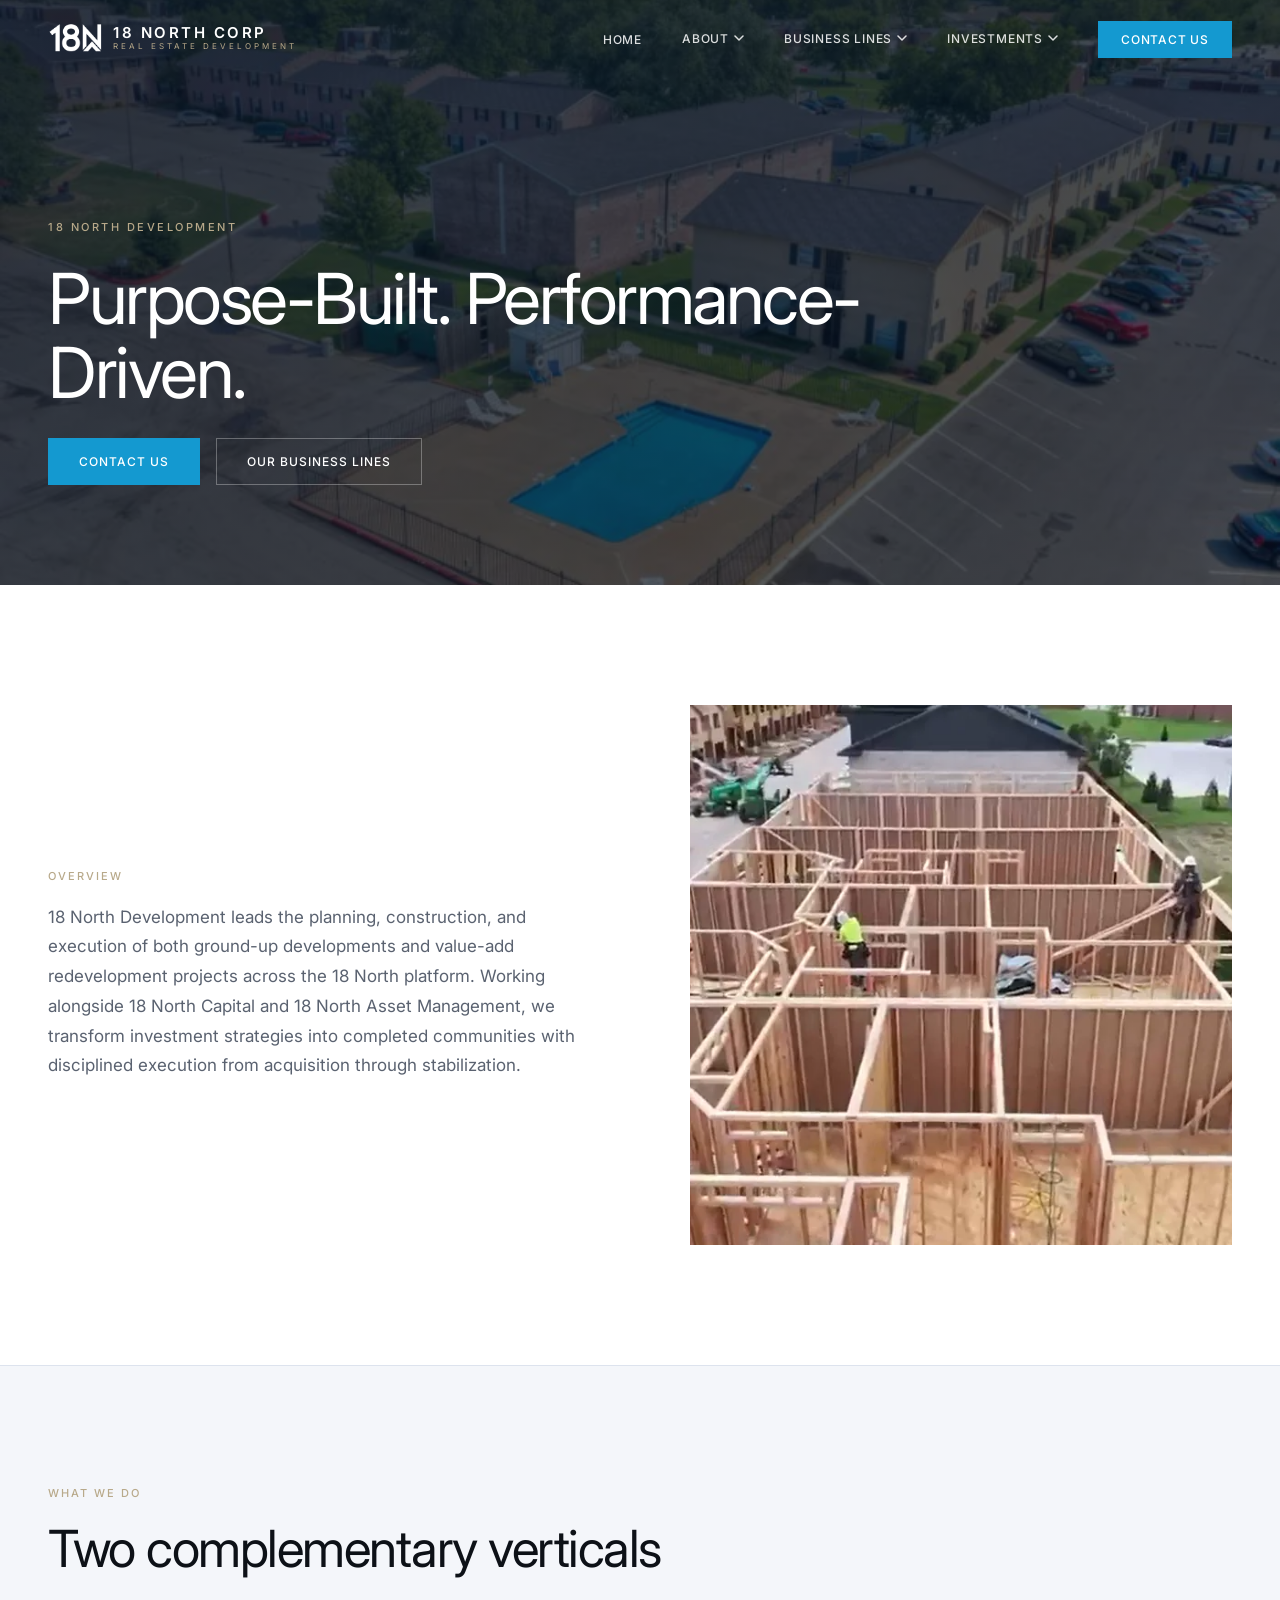
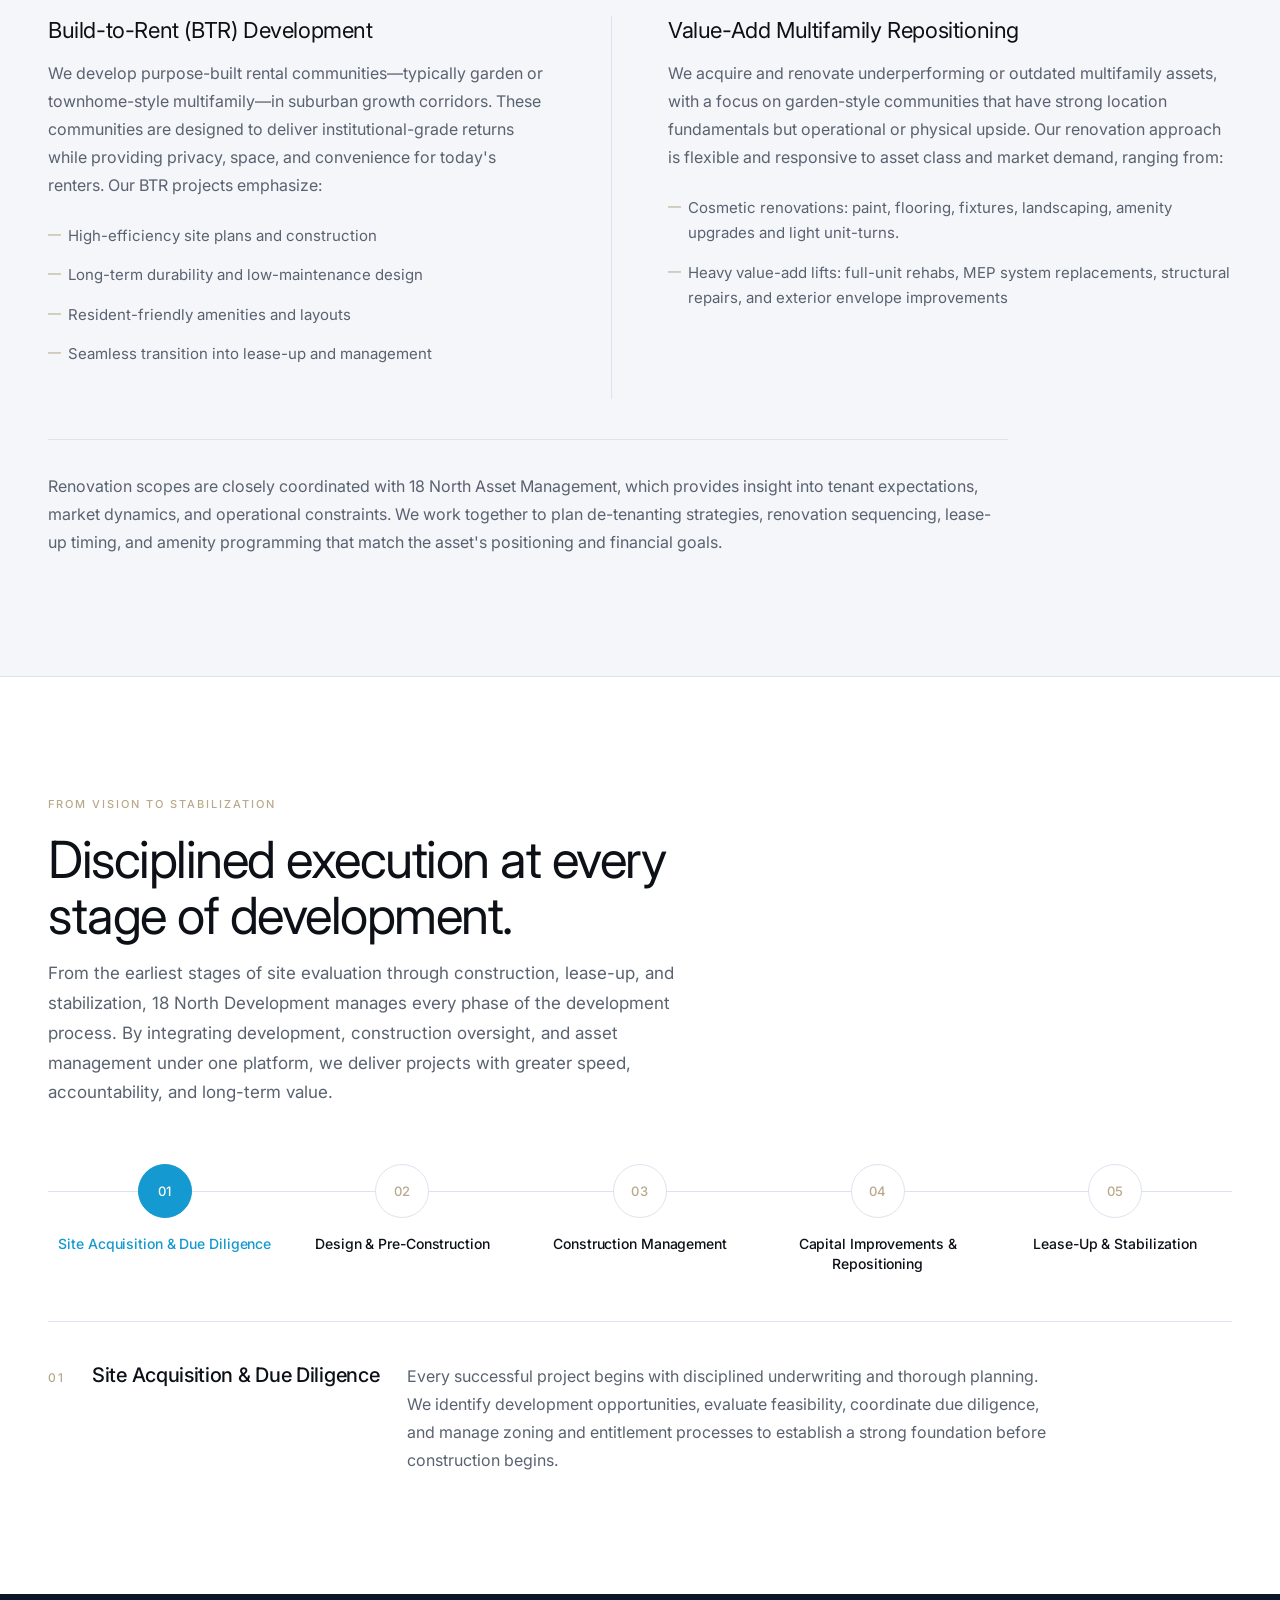
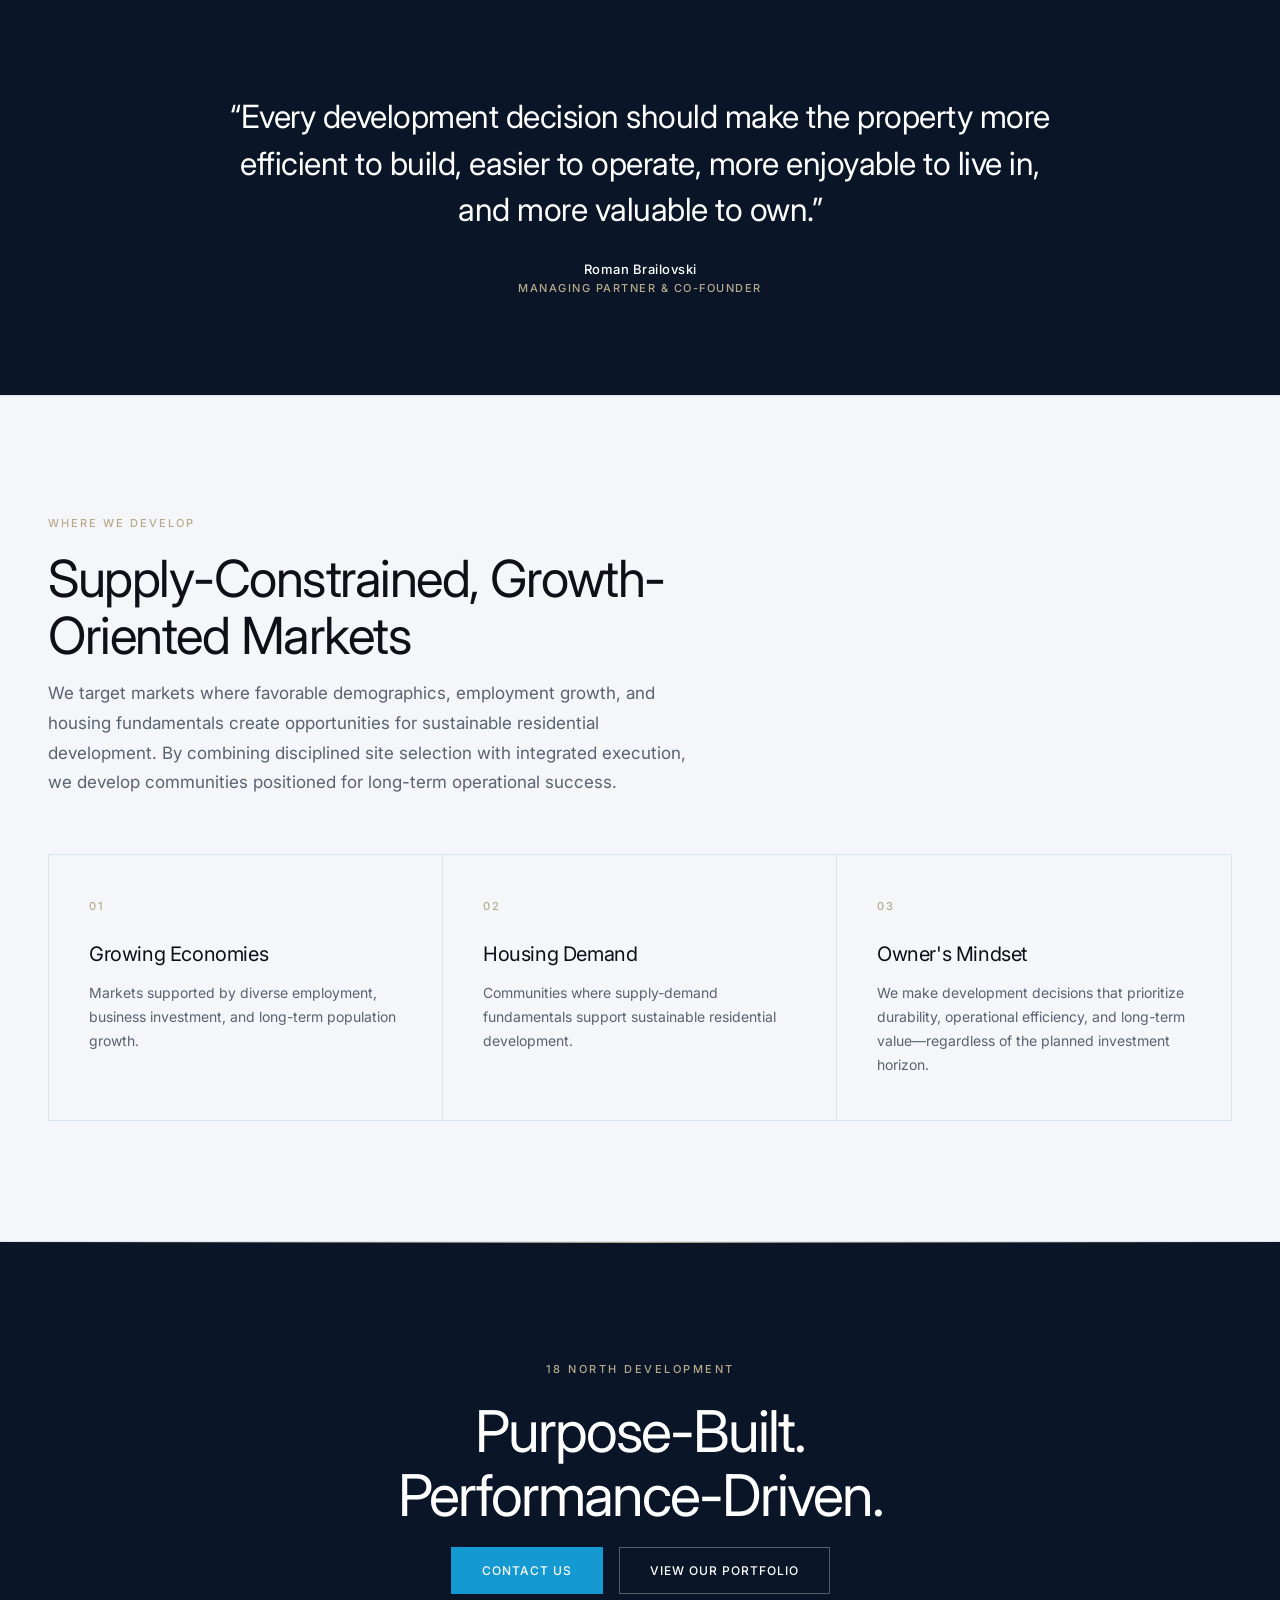
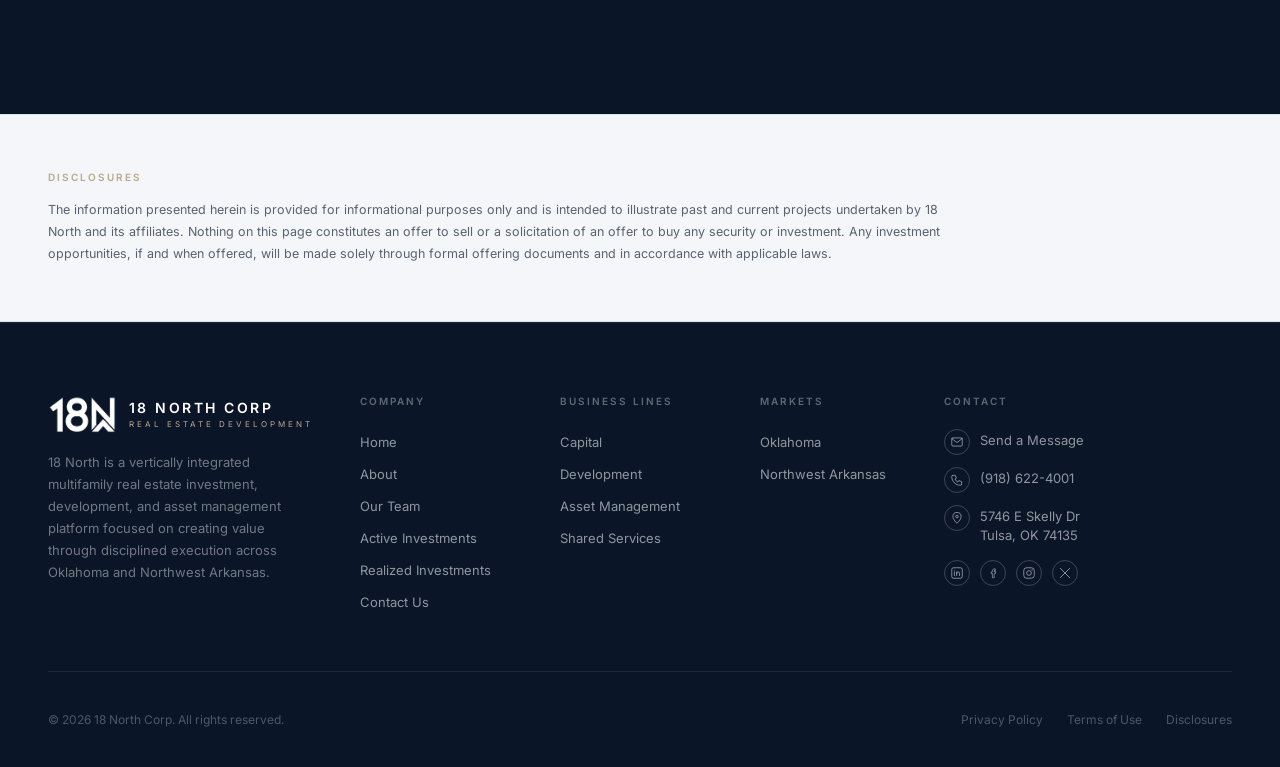
<file: 18-north-development-corporation.html>
<!DOCTYPE html>
<html lang="en">
<head>
  <meta charset="UTF-8" />
  <meta name="viewport" content="width=device-width, initial-scale=1.0" />
  <title>18 North Development | 18 North Corp</title>
  <meta name="description" content="18 North Development delivers ground-up build-to-rent communities and value-add multifamily repositioning across Oklahoma and Northwest Arkansas." />
  <link rel="canonical" href="https://18northcorp.com/18-north-development-corporation.html" />
  <meta name="theme-color" content="#0A1628" />
  <meta property="og:type" content="website" />
  <meta property="og:site_name" content="18 North Corp" />
  <meta property="og:title" content="18 North Development | 18 North Corp" />
  <meta property="og:description" content="18 North Development delivers ground-up build-to-rent communities and value-add multifamily repositioning across Oklahoma and Northwest Arkansas." />
  <meta property="og:url" content="https://18northcorp.com/18-north-development-corporation.html" />
  <meta property="og:image" content="https://18northcorp.com/media/images/Sterling%20Park%20(1).webp" />
  <meta name="twitter:card" content="summary_large_image" />
  <meta name="twitter:title" content="18 North Development | 18 North Corp" />
  <meta name="twitter:description" content="18 North Development delivers ground-up build-to-rent communities and value-add multifamily repositioning across Oklahoma and Northwest Arkansas." />
  <meta name="twitter:image" content="https://18northcorp.com/media/images/Sterling%20Park%20(1).webp" />
  <link rel="icon" type="image/png" href="media/images/Favicon-18North-Corp.png" />
  <link rel="apple-touch-icon" href="media/images/Favicon-18North-Corp.png" />
  <link rel="preconnect" href="https://fonts.googleapis.com" />
  <link rel="preconnect" href="https://fonts.gstatic.com" crossorigin />
  <link href="https://fonts.googleapis.com/css2?family=Inter:wght@300;400;500;600&display=swap" rel="stylesheet" />
  <link rel="stylesheet" href="style.css" />
  <script type="application/ld+json">
  {
    "@context": "https://schema.org",
    "@type": "BreadcrumbList",
    "itemListElement": [
      { "@type": "ListItem", "position": 1, "name": "Home", "item": "https://18northcorp.com/" },
      { "@type": "ListItem", "position": 2, "name": "Business Lines", "item": "https://18northcorp.com/#platform" },
      { "@type": "ListItem", "position": 3, "name": "Development", "item": "https://18northcorp.com/18-north-development-corporation.html" }
    ]
  }
  </script>
</head>
<body>

<!-- ===== NAVIGATION ===== -->
<header class="nav" id="nav">
  <div class="nav__inner">
    <a href="index.html" class="nav__logo">
      <img
        class="nav__logo-icon"
        src="media/images/18%20North%20Corp%20Logo%20-%20Icon%20Only.webp"
        alt="18 North Corp icon"
        width="36"
        height="36"
      />
      <div class="nav__logo-text">
        <span class="nav__logo-main">18 North Corp</span>
        <span class="nav__logo-sub">Real Estate Development</span>
      </div>
    </a>
    <nav aria-label="Primary">
      <ul class="nav__links">
        <li><a href="index.html">Home</a></li>
        <li class="nav__dropdown-wrap">
          <button class="nav__dropdown-trigger" aria-expanded="false" aria-haspopup="true">
            About <svg class="nav__chevron" width="10" height="6" viewBox="0 0 10 6" fill="none" aria-hidden="true"><path d="M1 1l4 4 4-4" stroke="currentColor" stroke-width="1.5" stroke-linecap="round" stroke-linejoin="round"/></svg>
          </button>
          <ul class="nav__dropdown" role="menu">
            <li role="none"><a href="about.html" role="menuitem">About Us</a></li>
            <li role="none"><a href="our-team.html" role="menuitem">Our Team</a></li>
          </ul>
        </li>
        <li class="nav__dropdown-wrap">
          <button class="nav__dropdown-trigger" aria-expanded="false" aria-haspopup="true">
            Business Lines <svg class="nav__chevron" width="10" height="6" viewBox="0 0 10 6" fill="none" aria-hidden="true"><path d="M1 1l4 4 4-4" stroke="currentColor" stroke-width="1.5" stroke-linecap="round" stroke-linejoin="round"/></svg>
          </button>
          <ul class="nav__dropdown" role="menu">
            <li role="none"><a href="18-north-capital.html" role="menuitem">Capital</a></li>
            <li role="none"><a href="18-north-development-corporation.html" role="menuitem" aria-current="page">Development</a></li>
            <li role="none"><a href="18-north-asset-management.html" role="menuitem">Asset Management</a></li>
            <li role="none"><a href="18-north-shared-services.html" role="menuitem">Shared Services</a></li>
          </ul>
        </li>
        <li class="nav__dropdown-wrap">
          <button class="nav__dropdown-trigger" aria-expanded="false" aria-haspopup="true">
            Investments <svg class="nav__chevron" width="10" height="6" viewBox="0 0 10 6" fill="none" aria-hidden="true"><path d="M1 1l4 4 4-4" stroke="currentColor" stroke-width="1.5" stroke-linecap="round" stroke-linejoin="round"/></svg>
          </button>
          <ul class="nav__dropdown" role="menu">
            <li role="none"><a href="active-projects.html" role="menuitem">Active Investments</a></li>
            <li role="none"><a href="completed-projects.html" role="menuitem">Realized Investments</a></li>
          </ul>
        </li>
        <li><a href="contact.html" class="nav__cta">Contact Us</a></li>
      </ul>
    </nav>
    <button class="nav__menu-toggle" aria-label="Open menu" aria-expanded="false" aria-controls="nav-mobile">
      <span></span><span></span><span></span>
    </button>
  </div>
  <div class="nav__mobile" id="nav-mobile">
    <ul class="nav__mobile-links">
      <li><a href="index.html">Home</a></li>
      <li><a href="about.html">About Us</a></li>
      <li><a href="our-team.html">Our Team</a></li>
      <li><a href="index.html#platform">Business Lines</a></li>
      <li><a href="index.html#investments">Investments</a></li>
      <li><a href="contact.html" class="nav__mobile-cta">Contact Us</a></li>
    </ul>
  </div>
</header>

<!-- ===== HERO ===== -->
<section class="hero hero--page" id="hero">
  <img
    class="hero__bg-image"
    src="media/images/Sterling%20Park%20(1).webp"
    alt="Sterling Park multifamily community"
  />
  <div class="hero__overlay" aria-hidden="true"></div>
  <div class="hero__content">
    <span class="hero__eyebrow">18 North Development</span>
    <h1 class="hero__headline">Purpose-Built. Performance-Driven.</h1>
    <div class="hero__ctas">
      <a href="contact.html" class="btn-primary">Contact Us</a>
      <a href="index.html#platform" class="btn-outline-white">Our Business Lines</a>
    </div>
  </div>
</section>

<!-- ===== OVERVIEW ===== -->
<section class="overview" id="overview" aria-labelledby="overview-heading">
  <div class="container">
    <div class="overview__grid">
      <div class="overview__text fade-up">
        <span class="label" id="overview-heading">Overview</span>
        <p class="body-copy overview__body" style="margin-bottom:0;">18 North Development leads the planning, construction, and execution of both ground-up developments and value-add redevelopment projects across the 18 North platform. Working alongside 18 North Capital and 18 North Asset Management, we transform investment strategies into completed communities with disciplined execution from acquisition through stabilization.</p>
      </div>
      <div class="overview__image fade-up">
        <img
          src="media/images/18%20North%20Development%20Construction.webp"
          alt="Construction framing underway on an 18 North Development project"
          loading="lazy"
        />
      </div>
    </div>
  </div>
</section>

<!-- ===== WHAT WE DO ===== -->
<section class="copy-section copy-section--off" id="what-we-do" aria-labelledby="what-we-do-heading">
  <div class="container">
    <div class="copy-section__header fade-up">
      <span class="label">What We Do</span>
      <h2 class="section-heading" id="what-we-do-heading">Two complementary verticals</h2>
    </div>
    <div class="copy-section__columns" data-stagger>
      <div class="copy-section__column fade-up">
        <h3 class="subsection-title">Build-to-Rent (BTR) Development</h3>
        <p>We develop purpose-built rental communities—typically garden or townhome-style multifamily—in suburban growth corridors. These communities are designed to deliver institutional-grade returns while providing privacy, space, and convenience for today's renters. Our BTR projects emphasize:</p>
        <ul class="bullet-list">
          <li>High-efficiency site plans and construction</li>
          <li>Long-term durability and low-maintenance design</li>
          <li>Resident-friendly amenities and layouts</li>
          <li>Seamless transition into lease-up and management</li>
        </ul>
      </div>
      <div class="copy-section__column fade-up">
        <h3 class="subsection-title">Value-Add Multifamily Repositioning</h3>
        <p>We acquire and renovate underperforming or outdated multifamily assets, with a focus on garden-style communities that have strong location fundamentals but operational or physical upside. Our renovation approach is flexible and responsive to asset class and market demand, ranging from:</p>
        <ul class="bullet-list">
          <li>Cosmetic renovations: paint, flooring, fixtures, landscaping, amenity upgrades and light unit-turns.</li>
          <li>Heavy value-add lifts: full-unit rehabs, MEP system replacements, structural repairs, and exterior envelope improvements</li>
        </ul>
      </div>
    </div>
    <p class="copy-section__footnote fade-up">Renovation scopes are closely coordinated with 18 North Asset Management, which provides insight into tenant expectations, market dynamics, and operational constraints. We work together to plan de-tenanting strategies, renovation sequencing, lease-up timing, and amenity programming that match the asset's positioning and financial goals.</p>
  </div>
</section>

<!-- ===== FROM VISION TO STABILIZATION ===== -->
<section class="focus-section focus-section--white" id="capabilities" aria-labelledby="capabilities-heading">
  <div class="container">
    <div class="focus-section__header fade-up">
      <span class="label">From Vision to Stabilization</span>
      <h2 class="section-heading" id="capabilities-heading">Disciplined execution at every stage of development.</h2>
      <p class="body-copy" style="margin-top:16px;">From the earliest stages of site evaluation through construction, lease-up, and stabilization, 18 North Development manages every phase of the development process. By integrating development, construction oversight, and asset management under one platform, we deliver projects with greater speed, accountability, and long-term value.</p>
    </div>

    <div class="dev-timeline fade-up">
      <div class="dev-timeline__track" role="tablist" aria-label="Development process stages">
        <button class="dev-timeline__step is-active" type="button" role="tab" aria-selected="true" aria-controls="dev-timeline-panel-0" id="dev-timeline-step-0" data-step="0">
          <span class="dev-timeline__num">01</span>
          <span class="dev-timeline__label">Site Acquisition &amp; Due Diligence</span>
        </button>
        <button class="dev-timeline__step" type="button" role="tab" aria-selected="false" aria-controls="dev-timeline-panel-1" id="dev-timeline-step-1" data-step="1">
          <span class="dev-timeline__num">02</span>
          <span class="dev-timeline__label">Design &amp; Pre-Construction</span>
        </button>
        <button class="dev-timeline__step" type="button" role="tab" aria-selected="false" aria-controls="dev-timeline-panel-2" id="dev-timeline-step-2" data-step="2">
          <span class="dev-timeline__num">03</span>
          <span class="dev-timeline__label">Construction Management</span>
        </button>
        <button class="dev-timeline__step" type="button" role="tab" aria-selected="false" aria-controls="dev-timeline-panel-3" id="dev-timeline-step-3" data-step="3">
          <span class="dev-timeline__num">04</span>
          <span class="dev-timeline__label">Capital Improvements &amp; Repositioning</span>
        </button>
        <button class="dev-timeline__step" type="button" role="tab" aria-selected="false" aria-controls="dev-timeline-panel-4" id="dev-timeline-step-4" data-step="4">
          <span class="dev-timeline__num">05</span>
          <span class="dev-timeline__label">Lease-Up &amp; Stabilization</span>
        </button>
      </div>

      <div class="dev-timeline__panel">
        <div class="dev-timeline__panel-item is-active" role="tabpanel" id="dev-timeline-panel-0" aria-labelledby="dev-timeline-step-0" data-panel="0">
          <span class="dev-timeline__panel-num">01</span>
          <h3 class="dev-timeline__panel-title">Site Acquisition &amp; Due Diligence</h3>
          <p class="dev-timeline__panel-desc">Every successful project begins with disciplined underwriting and thorough planning. We identify development opportunities, evaluate feasibility, coordinate due diligence, and manage zoning and entitlement processes to establish a strong foundation before construction begins.</p>
        </div>
        <div class="dev-timeline__panel-item" role="tabpanel" id="dev-timeline-panel-1" aria-labelledby="dev-timeline-step-1" data-panel="1" hidden>
          <span class="dev-timeline__panel-num">02</span>
          <h3 class="dev-timeline__panel-title">Design &amp; Pre-Construction</h3>
          <p class="dev-timeline__panel-desc">Working alongside architects, engineers, consultants, and municipal partners, we oversee project design, budgeting, scheduling, permitting, and procurement. Early coordination minimizes risk, improves constructability, and positions each project for successful execution.</p>
        </div>
        <div class="dev-timeline__panel-item" role="tabpanel" id="dev-timeline-panel-2" aria-labelledby="dev-timeline-step-2" data-panel="2" hidden>
          <span class="dev-timeline__panel-num">03</span>
          <h3 class="dev-timeline__panel-title">Construction Management</h3>
          <p class="dev-timeline__panel-desc">Acting as the owner's representative, we coordinate contractors, consultants, lenders, and project stakeholders throughout construction. Our team maintains disciplined oversight of budgets, schedules, quality control, and project delivery to ensure every development is executed to plan.</p>
        </div>
        <div class="dev-timeline__panel-item" role="tabpanel" id="dev-timeline-panel-3" aria-labelledby="dev-timeline-step-3" data-panel="3" hidden>
          <span class="dev-timeline__panel-num">04</span>
          <h3 class="dev-timeline__panel-title">Capital Improvements &amp; Repositioning</h3>
          <p class="dev-timeline__panel-desc">Our expertise extends beyond new development. We develop and execute renovation strategies for existing multifamily communities, from unit modernizations and amenity enhancements to comprehensive capital improvement programs that improve long-term operational performance.</p>
        </div>
        <div class="dev-timeline__panel-item" role="tabpanel" id="dev-timeline-panel-4" aria-labelledby="dev-timeline-step-4" data-panel="4" hidden>
          <span class="dev-timeline__panel-num">05</span>
          <h3 class="dev-timeline__panel-title">Lease-Up &amp; Stabilization</h3>
          <p class="dev-timeline__panel-desc">Project success isn't measured at substantial completion—it's measured by operational performance. Working seamlessly with 18 North Asset Management, we coordinate turnover, lease-up, warranty management, and operational transition to deliver stabilized, high-performing communities.</p>
        </div>
      </div>
    </div>
  </div>
</section>

<!-- ===== QUOTE ===== -->
<section class="quote-banner" aria-label="18 North Development philosophy">
  <div class="container">
    <p class="quote-banner__text fade-up">&ldquo;Every development decision should make the property more efficient to build, easier to operate, more enjoyable to live in, and more valuable to own.&rdquo;</p>
    <div class="quote-banner__author fade-up">
      <span class="quote-banner__author-name">Roman Brailovski</span>
      <span class="quote-banner__author-title">Managing Partner &amp; Co-Founder</span>
    </div>
  </div>
</section>

<!-- ===== WHERE WE DEVELOP ===== -->
<section class="info-section info-section--off" id="markets" aria-labelledby="markets-heading">
  <div class="container">
    <div class="info-section__header fade-up">
      <span class="label">Where We Develop</span>
      <h2 class="section-heading" id="markets-heading">Supply-Constrained, Growth-Oriented Markets</h2>
      <p class="body-copy" style="margin-top:16px;">We target markets where favorable demographics, employment growth, and housing fundamentals create opportunities for sustainable residential development. By combining disciplined site selection with integrated execution, we develop communities positioned for long-term operational success.</p>
    </div>
    <div class="info-grid" data-stagger>
      <div class="info-grid__item fade-up">
        <span class="info-grid__num">01</span>
        <h3 class="info-grid__title">Growing Economies</h3>
        <p class="info-grid__desc">Markets supported by diverse employment, business investment, and long-term population growth.</p>
      </div>
      <div class="info-grid__item fade-up">
        <span class="info-grid__num">02</span>
        <h3 class="info-grid__title">Housing Demand</h3>
        <p class="info-grid__desc">Communities where supply-demand fundamentals support sustainable residential development.</p>
      </div>
      <div class="info-grid__item fade-up">
        <span class="info-grid__num">03</span>
        <h3 class="info-grid__title">Owner's Mindset</h3>
        <p class="info-grid__desc">We make development decisions that prioritize durability, operational efficiency, and long-term value—regardless of the planned investment horizon.</p>
      </div>
    </div>
  </div>
</section>

<!-- ===== CTA STRIP ===== -->
<section class="cta-strip" id="contact" aria-labelledby="cta-heading">
  <div class="container">
    <span class="cta-strip__eyebrow">18 North Development</span>
    <h2 class="cta-strip__heading" id="cta-heading">Purpose-Built. Performance-Driven.</h2>
    <div class="cta-strip__btns">
      <a href="contact.html" class="btn-primary">Contact Us</a>
      <a href="active-projects.html" class="btn-outline-white">View Our Portfolio</a>
    </div>
  </div>
</section>

<!-- ===== DISCLOSURE ===== -->
<section class="disclosure" aria-label="Legal disclosure">
  <div class="container">
    <span class="disclosure__label">Disclosures</span>
    <p class="disclosure__text">The information presented herein is provided for informational purposes only and is intended to illustrate past and current projects undertaken by 18 North and its affiliates. Nothing on this page constitutes an offer to sell or a solicitation of an offer to buy any security or investment. Any investment opportunities, if and when offered, will be made solely through formal offering documents and in accordance with applicable laws.</p>
  </div>
</section>

<!-- ===== FOOTER ===== -->
<footer class="footer" aria-label="Site footer">
  <div class="container">
    <div class="footer__top">
      <div>
        <a href="index.html" class="footer__brand">
          <img
            class="footer__brand-icon"
            src="media/images/18%20North%20Corp%20Logo%20-%20Icon%20Only.webp"
            alt="18 North Corp"
            width="40"
            height="40"
          />
          <div>
            <div class="footer__brand-name">18 North Corp</div>
            <div class="footer__brand-sub">Real Estate Development</div>
          </div>
        </a>
        <p class="footer__tagline">18 North is a vertically integrated multifamily real estate investment, development, and asset management platform focused on creating value through disciplined execution across Oklahoma and Northwest Arkansas.</p>
      </div>
      <div>
        <div class="footer__col-title">Company</div>
        <ul class="footer__links">
          <li><a href="index.html">Home</a></li>
          <li><a href="about.html">About</a></li>
          <li><a href="our-team.html">Our Team</a></li>
          <li><a href="active-projects.html">Active Investments</a></li>
          <li><a href="completed-projects.html">Realized Investments</a></li>
          <li><a href="contact.html">Contact Us</a></li>
        </ul>
      </div>
      <div>
        <div class="footer__col-title">Business Lines</div>
        <ul class="footer__links">
          <li><a href="18-north-capital.html">Capital</a></li>
          <li><a href="18-north-development-corporation.html" aria-current="page">Development</a></li>
          <li><a href="18-north-asset-management.html">Asset Management</a></li>
          <li><a href="18-north-shared-services.html">Shared Services</a></li>
        </ul>
      </div>
      <div>
        <div class="footer__col-title">Markets</div>
        <ul class="footer__links">
          <li><a href="index.html#investments">Oklahoma</a></li>
          <li><a href="index.html#investments">Northwest Arkansas</a></li>
        </ul>
      </div>
      <div>
        <div class="footer__col-title">Contact</div>
        <ul class="footer__contact">
          <li>
            <span class="footer__contact-icon" aria-hidden="true"><svg width="14" height="14" viewBox="0 0 24 24" fill="none"><rect x="3" y="5" width="18" height="14" rx="2" stroke="currentColor" stroke-width="1.5"/><path d="M3 6l9 7 9-7" stroke="currentColor" stroke-width="1.5" stroke-linecap="round" stroke-linejoin="round"/></svg></span>
            <a href="contact.html#contact-form">Send a Message</a>
          </li>
          <li>
            <span class="footer__contact-icon" aria-hidden="true"><svg width="14" height="14" viewBox="0 0 24 24" fill="none"><path d="M5 4h4l2 5-2.5 1.5a11 11 0 0 0 5 5L15 13l5 2v4a2 2 0 0 1-2 2C9.5 21 3 14.5 3 6a2 2 0 0 1 2-2z" stroke="currentColor" stroke-width="1.5" stroke-linejoin="round"/></svg></span>
            <a href="tel:+19186224001">(918) 622-4001</a>
          </li>
          <li>
            <span class="footer__contact-icon" aria-hidden="true"><svg width="14" height="14" viewBox="0 0 24 24" fill="none"><path d="M12 21s7-6.1 7-11.5A7 7 0 0 0 5 9.5C5 14.9 12 21 12 21z" stroke="currentColor" stroke-width="1.5" stroke-linejoin="round"/><circle cx="12" cy="9.5" r="2.2" stroke="currentColor" stroke-width="1.5"/></svg></span>
            <span>5746 E Skelly Dr<br />Tulsa, OK 74135</span>
          </li>
          <li>
            <div class="footer__social">
              <a class="footer__social-icon" href="https://www.linkedin.com/company/18-north-corporation/" target="_blank" rel="noopener" aria-label="LinkedIn"><svg width="14" height="14" viewBox="0 0 24 24" fill="none"><rect x="3" y="3" width="18" height="18" rx="3" stroke="currentColor" stroke-width="1.5"/><path d="M7.5 10v6.5M7.5 7.2v.1M11.5 16.5V10M11.5 12.5c0-1.4 1-2.5 2.5-2.5s2.3 1.1 2.3 2.5v4" stroke="currentColor" stroke-width="1.5" stroke-linecap="round"/></svg></a>
              <span class="footer__social-icon" aria-label="Facebook"><svg width="14" height="14" viewBox="0 0 24 24" fill="none"><path d="M14 8h2V5h-2c-1.7 0-3 1.3-3 3v2H9v3h2v7h3v-7h2.2l.8-3H14V8z" stroke="currentColor" stroke-width="1.3" stroke-linejoin="round"/></svg></span>
              <span class="footer__social-icon" aria-label="Instagram"><svg width="14" height="14" viewBox="0 0 24 24" fill="none"><rect x="3" y="3" width="18" height="18" rx="5" stroke="currentColor" stroke-width="1.5"/><circle cx="12" cy="12" r="4" stroke="currentColor" stroke-width="1.5"/><circle cx="17.2" cy="6.8" r="1.1" fill="currentColor"/></svg></span>
              <span class="footer__social-icon" aria-label="X (Twitter)"><svg width="14" height="14" viewBox="0 0 24 24" fill="none"><path d="M4 4l16 16M20 4L4 20" stroke="currentColor" stroke-width="1.6" stroke-linecap="round"/></svg></span>
            </div>
          </li>
        </ul>
      </div>
    </div>
    <div class="footer__bottom">
      <span class="footer__copy">&copy; 2026 18 North Corp. All rights reserved.</span>
      <div class="footer__legal">
        <a href="#">Privacy Policy</a>
        <a href="#">Terms of Use</a>
        <a href="#">Disclosures</a>
      </div>
    </div>
  </div>
</footer>

<script src="main.js"></script>
</body>
</html>
</file>
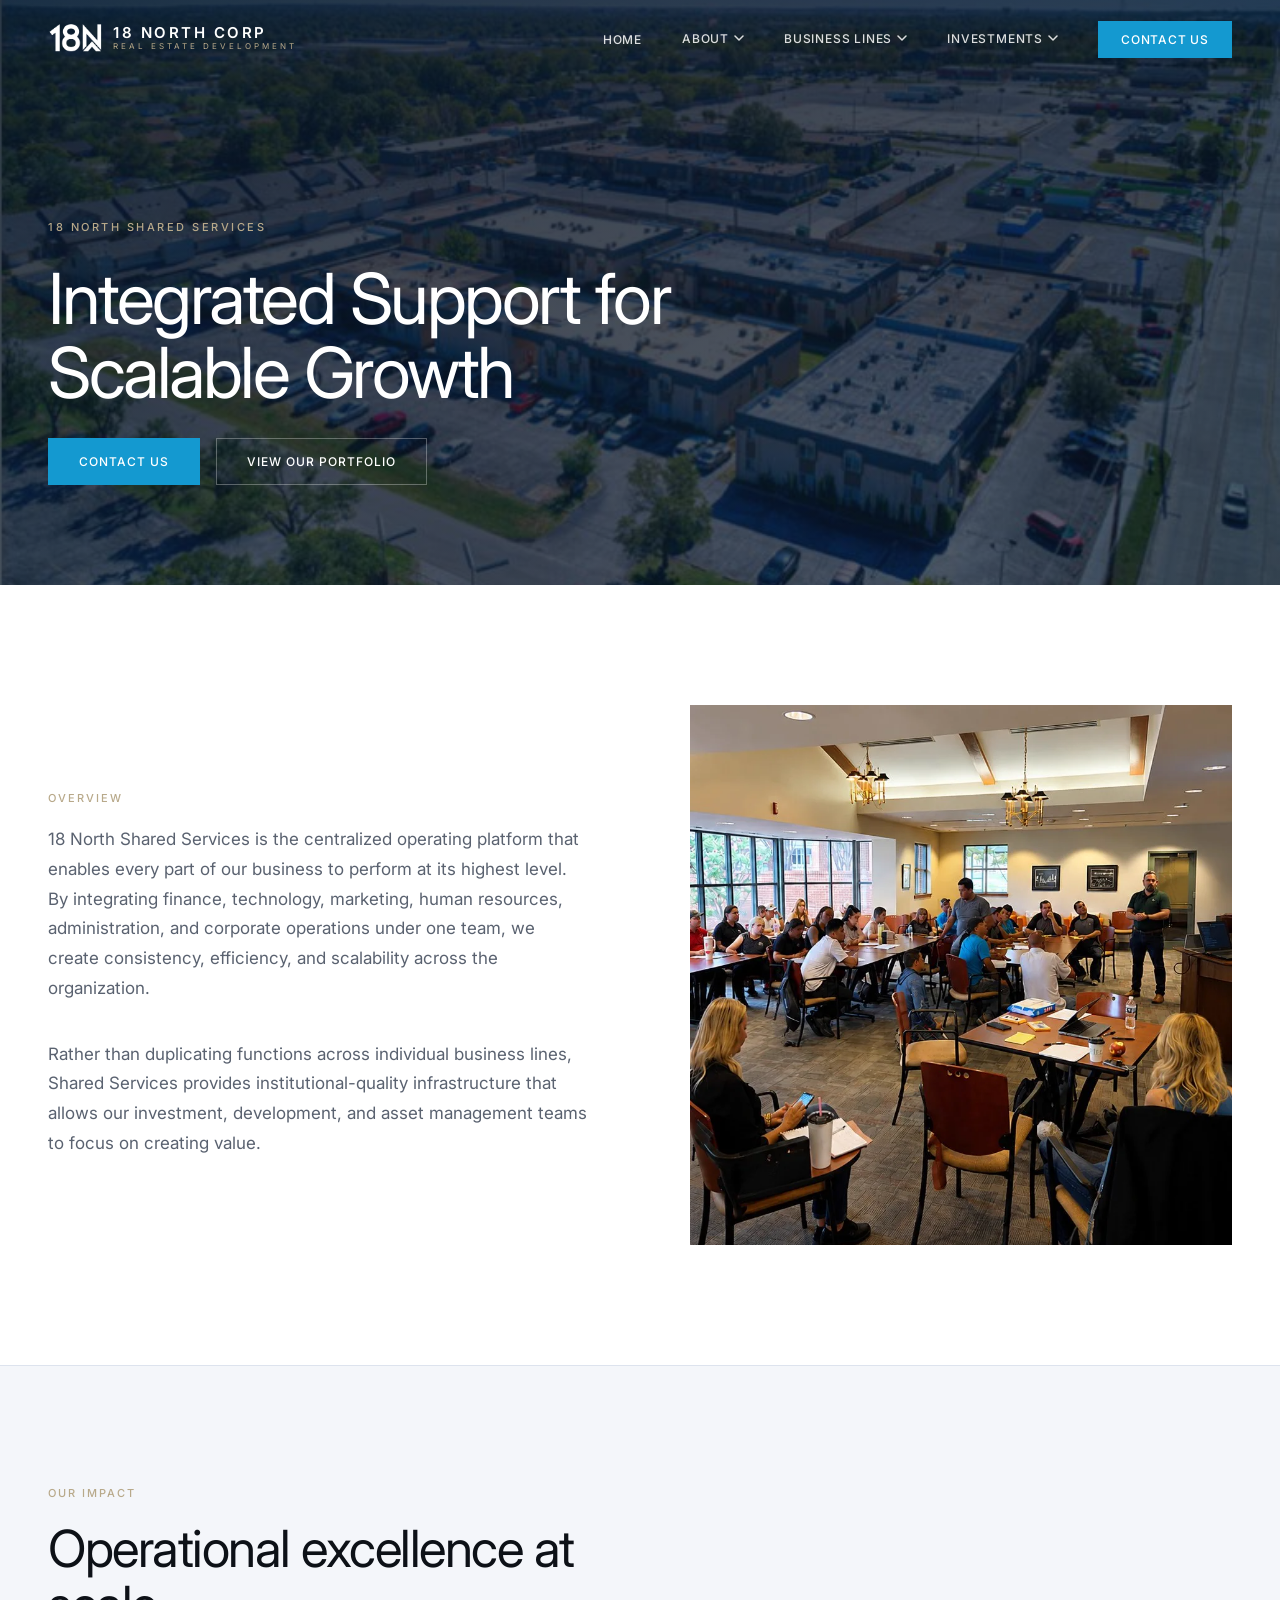
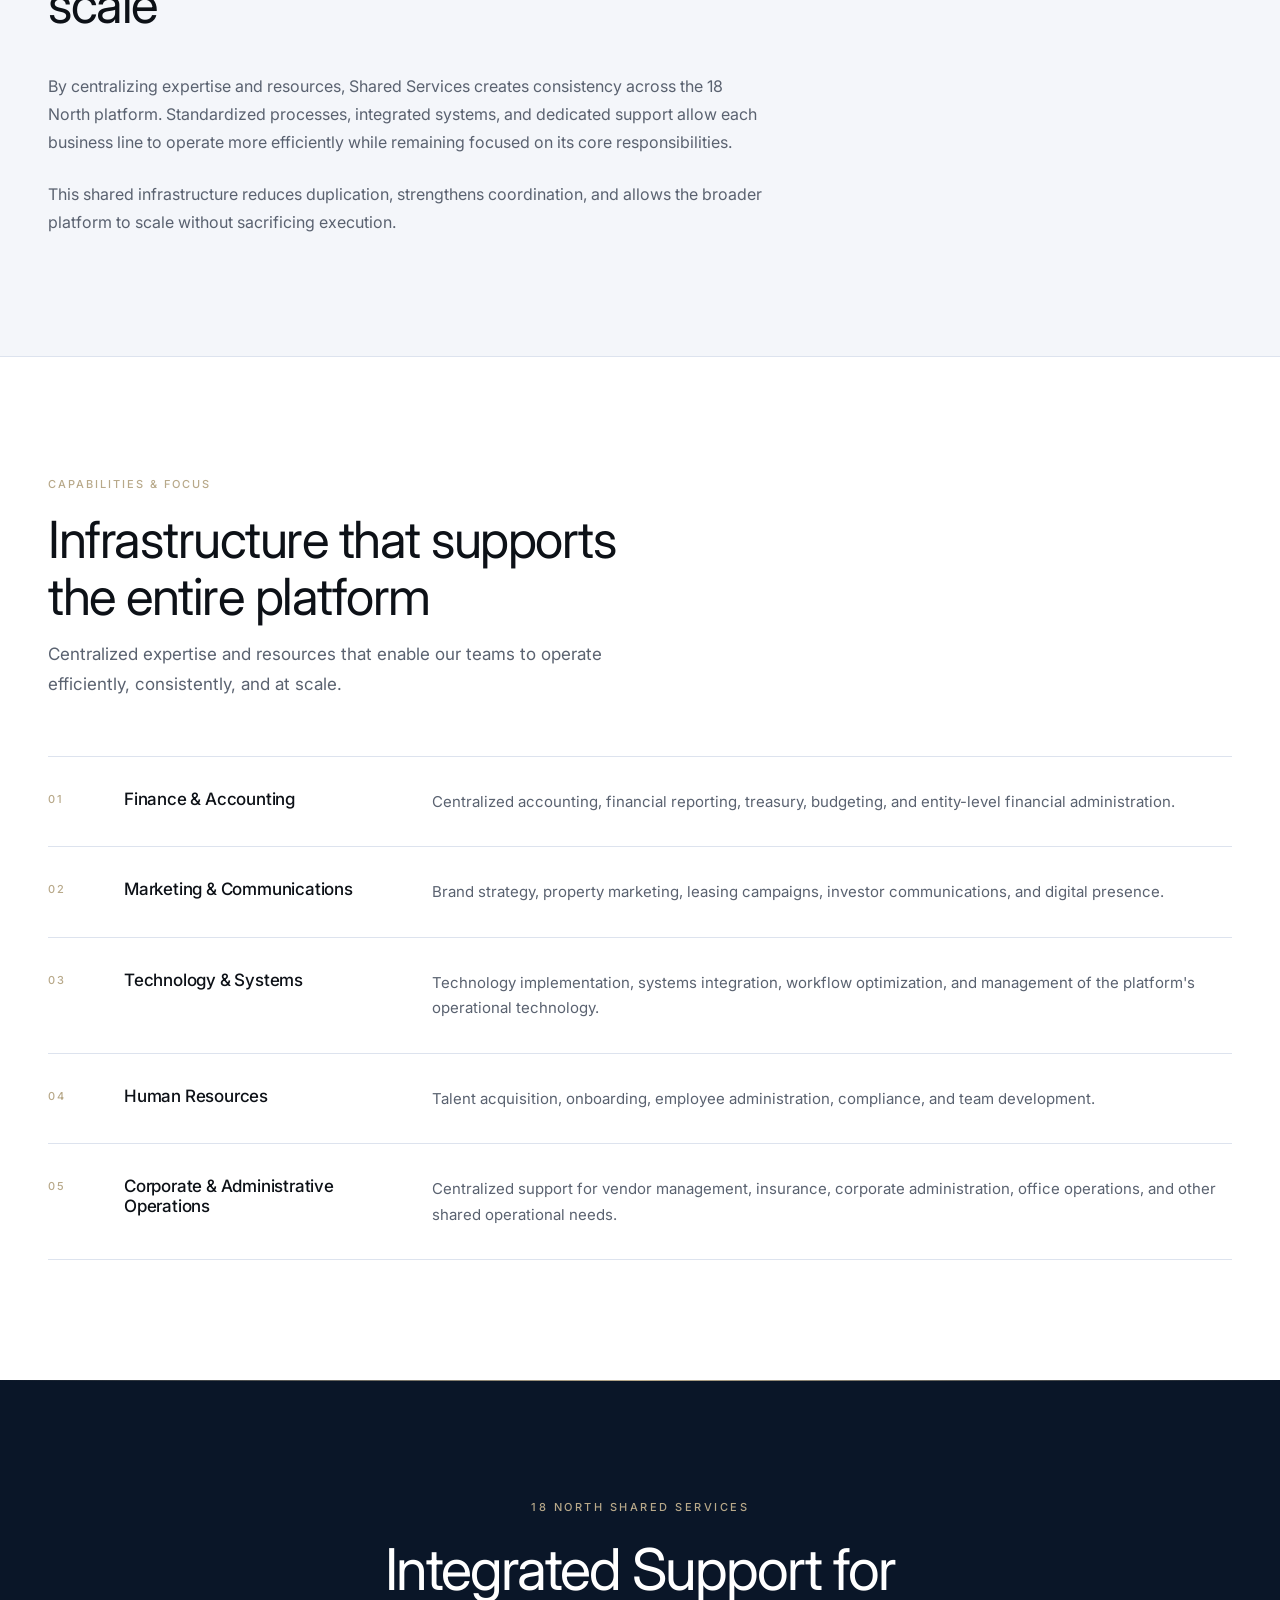
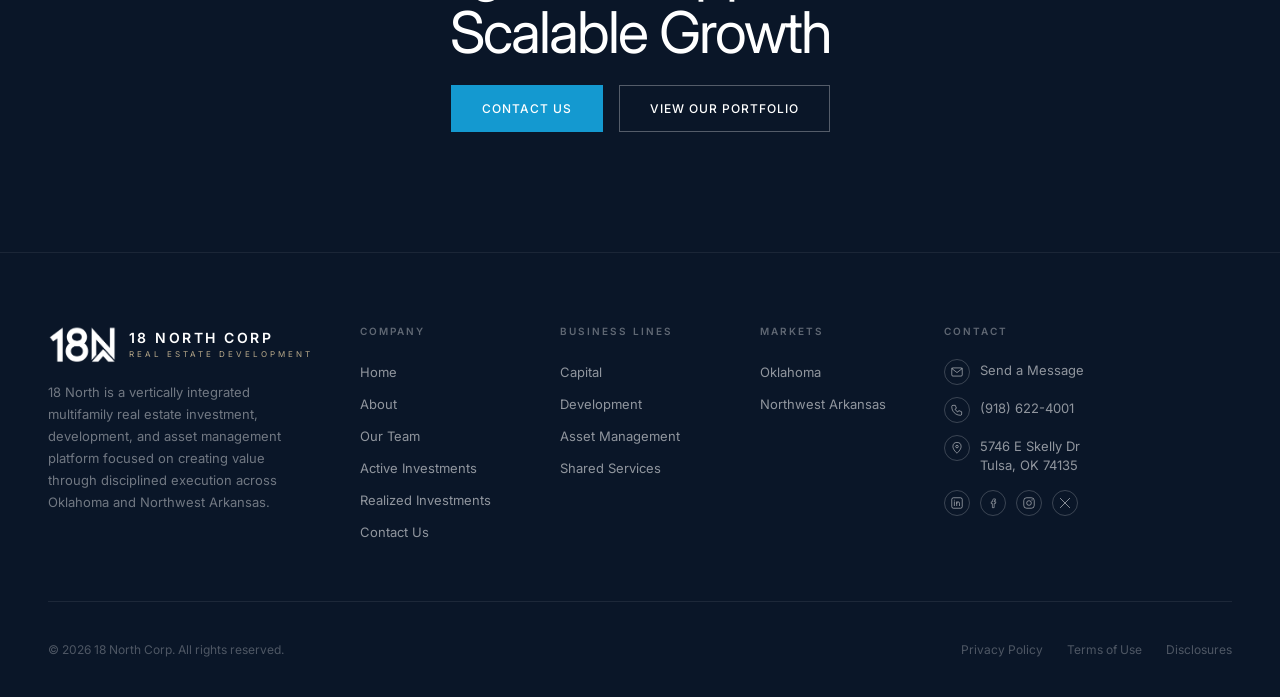
<file: 18-north-shared-services.html>
<!DOCTYPE html>
<html lang="en">
<head>
  <meta charset="UTF-8" />
  <meta name="viewport" content="width=device-width, initial-scale=1.0" />
  <title>18 North Shared Services | 18 North Corp</title>
  <meta name="description" content="18 North Shared Services is the centralized operational backbone providing finance, marketing, technology, and HR support across the platform." />
  <link rel="canonical" href="https://18northcorp.com/18-north-shared-services.html" />
  <meta name="theme-color" content="#0A1628" />
  <meta property="og:type" content="website" />
  <meta property="og:site_name" content="18 North Corp" />
  <meta property="og:title" content="18 North Shared Services | 18 North Corp" />
  <meta property="og:description" content="18 North Shared Services is the centralized operational backbone providing finance, marketing, technology, and HR support across the platform." />
  <meta property="og:url" content="https://18northcorp.com/18-north-shared-services.html" />
  <meta property="og:image" content="https://18northcorp.com/media/images/Autumn%20Ridge%20Aerial%20Full.webp" />
  <meta name="twitter:card" content="summary_large_image" />
  <meta name="twitter:title" content="18 North Shared Services | 18 North Corp" />
  <meta name="twitter:description" content="18 North Shared Services is the centralized operational backbone providing finance, marketing, technology, and HR support across the platform." />
  <meta name="twitter:image" content="https://18northcorp.com/media/images/Autumn%20Ridge%20Aerial%20Full.webp" />
  <link rel="icon" type="image/png" href="media/images/Favicon-18North-Corp.png" />
  <link rel="apple-touch-icon" href="media/images/Favicon-18North-Corp.png" />
  <link rel="preconnect" href="https://fonts.googleapis.com" />
  <link rel="preconnect" href="https://fonts.gstatic.com" crossorigin />
  <link href="https://fonts.googleapis.com/css2?family=Inter:wght@300;400;500;600&display=swap" rel="stylesheet" />
  <link rel="stylesheet" href="style.css" />
  <script type="application/ld+json">
  {
    "@context": "https://schema.org",
    "@type": "BreadcrumbList",
    "itemListElement": [
      { "@type": "ListItem", "position": 1, "name": "Home", "item": "https://18northcorp.com/" },
      { "@type": "ListItem", "position": 2, "name": "Business Lines", "item": "https://18northcorp.com/#platform" },
      { "@type": "ListItem", "position": 3, "name": "Shared Services", "item": "https://18northcorp.com/18-north-shared-services.html" }
    ]
  }
  </script>
</head>
<body>

<!-- ===== NAVIGATION ===== -->
<header class="nav" id="nav">
  <div class="nav__inner">
    <a href="index.html" class="nav__logo">
      <img
        class="nav__logo-icon"
        src="media/images/18%20North%20Corp%20Logo%20-%20Icon%20Only.webp"
        alt="18 North Corp icon"
        width="36"
        height="36"
      />
      <div class="nav__logo-text">
        <span class="nav__logo-main">18 North Corp</span>
        <span class="nav__logo-sub">Real Estate Development</span>
      </div>
    </a>
    <nav aria-label="Primary">
      <ul class="nav__links">
        <li><a href="index.html">Home</a></li>
        <li class="nav__dropdown-wrap">
          <button class="nav__dropdown-trigger" aria-expanded="false" aria-haspopup="true">
            About <svg class="nav__chevron" width="10" height="6" viewBox="0 0 10 6" fill="none" aria-hidden="true"><path d="M1 1l4 4 4-4" stroke="currentColor" stroke-width="1.5" stroke-linecap="round" stroke-linejoin="round"/></svg>
          </button>
          <ul class="nav__dropdown" role="menu">
            <li role="none"><a href="about.html" role="menuitem">About Us</a></li>
            <li role="none"><a href="our-team.html" role="menuitem">Our Team</a></li>
          </ul>
        </li>
        <li class="nav__dropdown-wrap">
          <button class="nav__dropdown-trigger" aria-expanded="false" aria-haspopup="true">
            Business Lines <svg class="nav__chevron" width="10" height="6" viewBox="0 0 10 6" fill="none" aria-hidden="true"><path d="M1 1l4 4 4-4" stroke="currentColor" stroke-width="1.5" stroke-linecap="round" stroke-linejoin="round"/></svg>
          </button>
          <ul class="nav__dropdown" role="menu">
            <li role="none"><a href="18-north-capital.html" role="menuitem">Capital</a></li>
            <li role="none"><a href="18-north-development-corporation.html" role="menuitem">Development</a></li>
            <li role="none"><a href="18-north-asset-management.html" role="menuitem">Asset Management</a></li>
            <li role="none"><a href="18-north-shared-services.html" role="menuitem" aria-current="page">Shared Services</a></li>
          </ul>
        </li>
        <li class="nav__dropdown-wrap">
          <button class="nav__dropdown-trigger" aria-expanded="false" aria-haspopup="true">
            Investments <svg class="nav__chevron" width="10" height="6" viewBox="0 0 10 6" fill="none" aria-hidden="true"><path d="M1 1l4 4 4-4" stroke="currentColor" stroke-width="1.5" stroke-linecap="round" stroke-linejoin="round"/></svg>
          </button>
          <ul class="nav__dropdown" role="menu">
            <li role="none"><a href="active-projects.html" role="menuitem">Active Investments</a></li>
            <li role="none"><a href="completed-projects.html" role="menuitem">Realized Investments</a></li>
          </ul>
        </li>
        <li><a href="contact.html" class="nav__cta">Contact Us</a></li>
      </ul>
    </nav>
    <button class="nav__menu-toggle" aria-label="Open menu" aria-expanded="false" aria-controls="nav-mobile">
      <span></span><span></span><span></span>
    </button>
  </div>
  <div class="nav__mobile" id="nav-mobile">
    <ul class="nav__mobile-links">
      <li><a href="index.html">Home</a></li>
      <li><a href="about.html">About Us</a></li>
      <li><a href="our-team.html">Our Team</a></li>
      <li><a href="index.html#platform">Business Lines</a></li>
      <li><a href="index.html#investments">Investments</a></li>
      <li><a href="contact.html" class="nav__mobile-cta">Contact Us</a></li>
    </ul>
  </div>
</header>

<!-- ===== HERO ===== -->
<section class="hero hero--page" id="hero">
  <img
    class="hero__bg-image"
    src="media/images/Autumn%20Ridge%20Aerial%20Full.webp"
    alt="Aerial view of Autumn Ridge Apartments"
  />
  <div class="hero__overlay" aria-hidden="true"></div>
  <div class="hero__content">
    <span class="hero__eyebrow">18 North Shared Services</span>
    <h1 class="hero__headline">Integrated Support for Scalable Growth</h1>
    <div class="hero__ctas">
      <a href="contact.html" class="btn-primary">Contact Us</a>
      <a href="active-projects.html" class="btn-outline-white">View Our Portfolio</a>
    </div>
  </div>
</section>

<!-- ===== OVERVIEW ===== -->
<section class="overview" id="overview" aria-labelledby="overview-heading">
  <div class="container">
    <div class="overview__grid">
      <div class="overview__text fade-up">
        <span class="label" id="overview-heading">Overview</span>
        <p class="body-copy overview__body">18 North Shared Services is the centralized operating platform that enables every part of our business to perform at its highest level. By integrating finance, technology, marketing, human resources, administration, and corporate operations under one team, we create consistency, efficiency, and scalability across the organization.</p>
        <p class="body-copy overview__body" style="margin-bottom:0;">Rather than duplicating functions across individual business lines, Shared Services provides institutional-quality infrastructure that allows our investment, development, and asset management teams to focus on creating value.</p>
      </div>
      <div class="overview__image fade-up">
        <img
          src="media/images/Townhall%202.webp"
          alt="18 North town hall community event"
          loading="lazy"
        />
      </div>
    </div>
  </div>
</section>

<!-- ===== OUR IMPACT ===== -->
<section class="copy-section copy-section--off" id="impact" aria-labelledby="impact-heading">
  <div class="container">
    <div class="copy-section__header fade-up">
      <span class="label">Our Impact</span>
      <h2 class="section-heading" id="impact-heading">Operational excellence at scale</h2>
    </div>
    <div class="copy-section__body fade-up">
      <p>By centralizing expertise and resources, Shared Services creates consistency across the 18 North platform. Standardized processes, integrated systems, and dedicated support allow each business line to operate more efficiently while remaining focused on its core responsibilities.</p>
      <p>This shared infrastructure reduces duplication, strengthens coordination, and allows the broader platform to scale without sacrificing execution.</p>
    </div>
  </div>
</section>

<!-- ===== MAIN CAPABILITIES ===== -->
<section class="focus-section focus-section--white" id="capabilities" aria-labelledby="capabilities-heading">
  <div class="container">
    <div class="focus-section__header fade-up">
      <span class="label">Capabilities &amp; Focus</span>
      <h2 class="section-heading" id="capabilities-heading">Infrastructure that supports the entire platform</h2>
      <p class="body-copy" style="margin-top:16px;">Centralized expertise and resources that enable our teams to operate efficiently, consistently, and at scale.</p>
    </div>
    <div class="focus-list fade-up">
      <div class="focus-item">
        <span class="focus-item__num">01</span>
        <span class="focus-item__title">Finance &amp; Accounting</span>
        <p class="focus-item__desc">Centralized accounting, financial reporting, treasury, budgeting, and entity-level financial administration.</p>
      </div>
      <div class="focus-item">
        <span class="focus-item__num">02</span>
        <span class="focus-item__title">Marketing &amp; Communications</span>
        <p class="focus-item__desc">Brand strategy, property marketing, leasing campaigns, investor communications, and digital presence.</p>
      </div>
      <div class="focus-item">
        <span class="focus-item__num">03</span>
        <span class="focus-item__title">Technology &amp; Systems</span>
        <p class="focus-item__desc">Technology implementation, systems integration, workflow optimization, and management of the platform's operational technology.</p>
      </div>
      <div class="focus-item">
        <span class="focus-item__num">04</span>
        <span class="focus-item__title">Human Resources</span>
        <p class="focus-item__desc">Talent acquisition, onboarding, employee administration, compliance, and team development.</p>
      </div>
      <div class="focus-item">
        <span class="focus-item__num">05</span>
        <span class="focus-item__title">Corporate &amp; Administrative Operations</span>
        <p class="focus-item__desc">Centralized support for vendor management, insurance, corporate administration, office operations, and other shared operational needs.</p>
      </div>
    </div>
  </div>
</section>

<!-- ===== CTA STRIP ===== -->
<section class="cta-strip" id="contact" aria-labelledby="cta-heading">
  <div class="container">
    <span class="cta-strip__eyebrow">18 North Shared Services</span>
    <h2 class="cta-strip__heading" id="cta-heading">Integrated Support for Scalable Growth</h2>
    <div class="cta-strip__btns">
      <a href="contact.html" class="btn-primary">Contact Us</a>
      <a href="active-projects.html" class="btn-outline-white">View Our Portfolio</a>
    </div>
  </div>
</section>

<!-- ===== FOOTER ===== -->
<footer class="footer" aria-label="Site footer">
  <div class="container">
    <div class="footer__top">
      <div>
        <a href="index.html" class="footer__brand">
          <img
            class="footer__brand-icon"
            src="media/images/18%20North%20Corp%20Logo%20-%20Icon%20Only.webp"
            alt="18 North Corp"
            width="40"
            height="40"
          />
          <div>
            <div class="footer__brand-name">18 North Corp</div>
            <div class="footer__brand-sub">Real Estate Development</div>
          </div>
        </a>
        <p class="footer__tagline">18 North is a vertically integrated multifamily real estate investment, development, and asset management platform focused on creating value through disciplined execution across Oklahoma and Northwest Arkansas.</p>
      </div>
      <div>
        <div class="footer__col-title">Company</div>
        <ul class="footer__links">
          <li><a href="index.html">Home</a></li>
          <li><a href="about.html">About</a></li>
          <li><a href="our-team.html">Our Team</a></li>
          <li><a href="active-projects.html">Active Investments</a></li>
          <li><a href="completed-projects.html">Realized Investments</a></li>
          <li><a href="contact.html">Contact Us</a></li>
        </ul>
      </div>
      <div>
        <div class="footer__col-title">Business Lines</div>
        <ul class="footer__links">
          <li><a href="18-north-capital.html">Capital</a></li>
          <li><a href="18-north-development-corporation.html">Development</a></li>
          <li><a href="18-north-asset-management.html">Asset Management</a></li>
          <li><a href="18-north-shared-services.html" aria-current="page">Shared Services</a></li>
        </ul>
      </div>
      <div>
        <div class="footer__col-title">Markets</div>
        <ul class="footer__links">
          <li><a href="index.html#investments">Oklahoma</a></li>
          <li><a href="index.html#investments">Northwest Arkansas</a></li>
        </ul>
      </div>
      <div>
        <div class="footer__col-title">Contact</div>
        <ul class="footer__contact">
          <li>
            <span class="footer__contact-icon" aria-hidden="true"><svg width="14" height="14" viewBox="0 0 24 24" fill="none"><rect x="3" y="5" width="18" height="14" rx="2" stroke="currentColor" stroke-width="1.5"/><path d="M3 6l9 7 9-7" stroke="currentColor" stroke-width="1.5" stroke-linecap="round" stroke-linejoin="round"/></svg></span>
            <a href="contact.html#contact-form">Send a Message</a>
          </li>
          <li>
            <span class="footer__contact-icon" aria-hidden="true"><svg width="14" height="14" viewBox="0 0 24 24" fill="none"><path d="M5 4h4l2 5-2.5 1.5a11 11 0 0 0 5 5L15 13l5 2v4a2 2 0 0 1-2 2C9.5 21 3 14.5 3 6a2 2 0 0 1 2-2z" stroke="currentColor" stroke-width="1.5" stroke-linejoin="round"/></svg></span>
            <a href="tel:+19186224001">(918) 622-4001</a>
          </li>
          <li>
            <span class="footer__contact-icon" aria-hidden="true"><svg width="14" height="14" viewBox="0 0 24 24" fill="none"><path d="M12 21s7-6.1 7-11.5A7 7 0 0 0 5 9.5C5 14.9 12 21 12 21z" stroke="currentColor" stroke-width="1.5" stroke-linejoin="round"/><circle cx="12" cy="9.5" r="2.2" stroke="currentColor" stroke-width="1.5"/></svg></span>
            <span>5746 E Skelly Dr<br />Tulsa, OK 74135</span>
          </li>
          <li>
            <div class="footer__social">
              <a class="footer__social-icon" href="https://www.linkedin.com/company/18-north-corporation/" target="_blank" rel="noopener" aria-label="LinkedIn"><svg width="14" height="14" viewBox="0 0 24 24" fill="none"><rect x="3" y="3" width="18" height="18" rx="3" stroke="currentColor" stroke-width="1.5"/><path d="M7.5 10v6.5M7.5 7.2v.1M11.5 16.5V10M11.5 12.5c0-1.4 1-2.5 2.5-2.5s2.3 1.1 2.3 2.5v4" stroke="currentColor" stroke-width="1.5" stroke-linecap="round"/></svg></a>
              <span class="footer__social-icon" aria-label="Facebook"><svg width="14" height="14" viewBox="0 0 24 24" fill="none"><path d="M14 8h2V5h-2c-1.7 0-3 1.3-3 3v2H9v3h2v7h3v-7h2.2l.8-3H14V8z" stroke="currentColor" stroke-width="1.3" stroke-linejoin="round"/></svg></span>
              <span class="footer__social-icon" aria-label="Instagram"><svg width="14" height="14" viewBox="0 0 24 24" fill="none"><rect x="3" y="3" width="18" height="18" rx="5" stroke="currentColor" stroke-width="1.5"/><circle cx="12" cy="12" r="4" stroke="currentColor" stroke-width="1.5"/><circle cx="17.2" cy="6.8" r="1.1" fill="currentColor"/></svg></span>
              <span class="footer__social-icon" aria-label="X (Twitter)"><svg width="14" height="14" viewBox="0 0 24 24" fill="none"><path d="M4 4l16 16M20 4L4 20" stroke="currentColor" stroke-width="1.6" stroke-linecap="round"/></svg></span>
            </div>
          </li>
        </ul>
      </div>
    </div>
    <div class="footer__bottom">
      <span class="footer__copy">&copy; 2026 18 North Corp. All rights reserved.</span>
      <div class="footer__legal">
        <a href="#">Privacy Policy</a>
        <a href="#">Terms of Use</a>
        <a href="#">Disclosures</a>
      </div>
    </div>
  </div>
</footer>

<script src="main.js"></script>
</body>
</html>
</file>
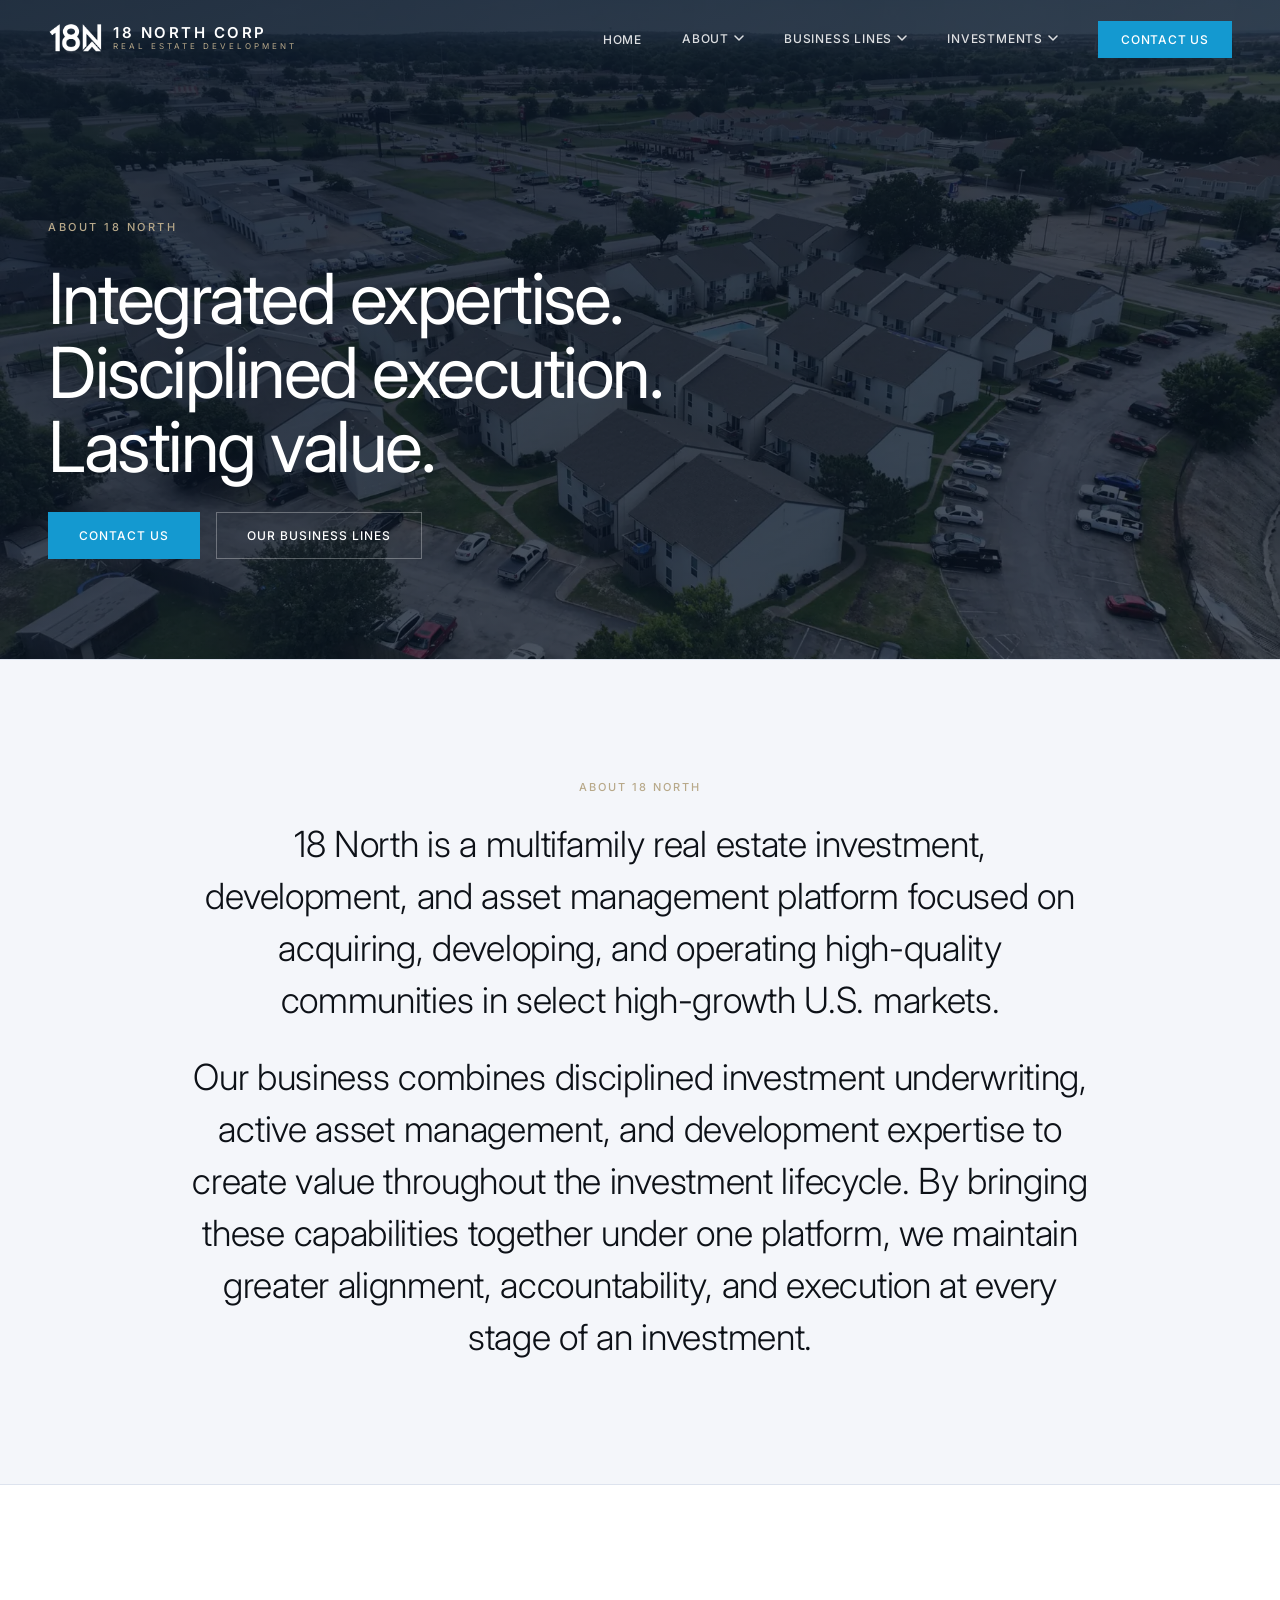
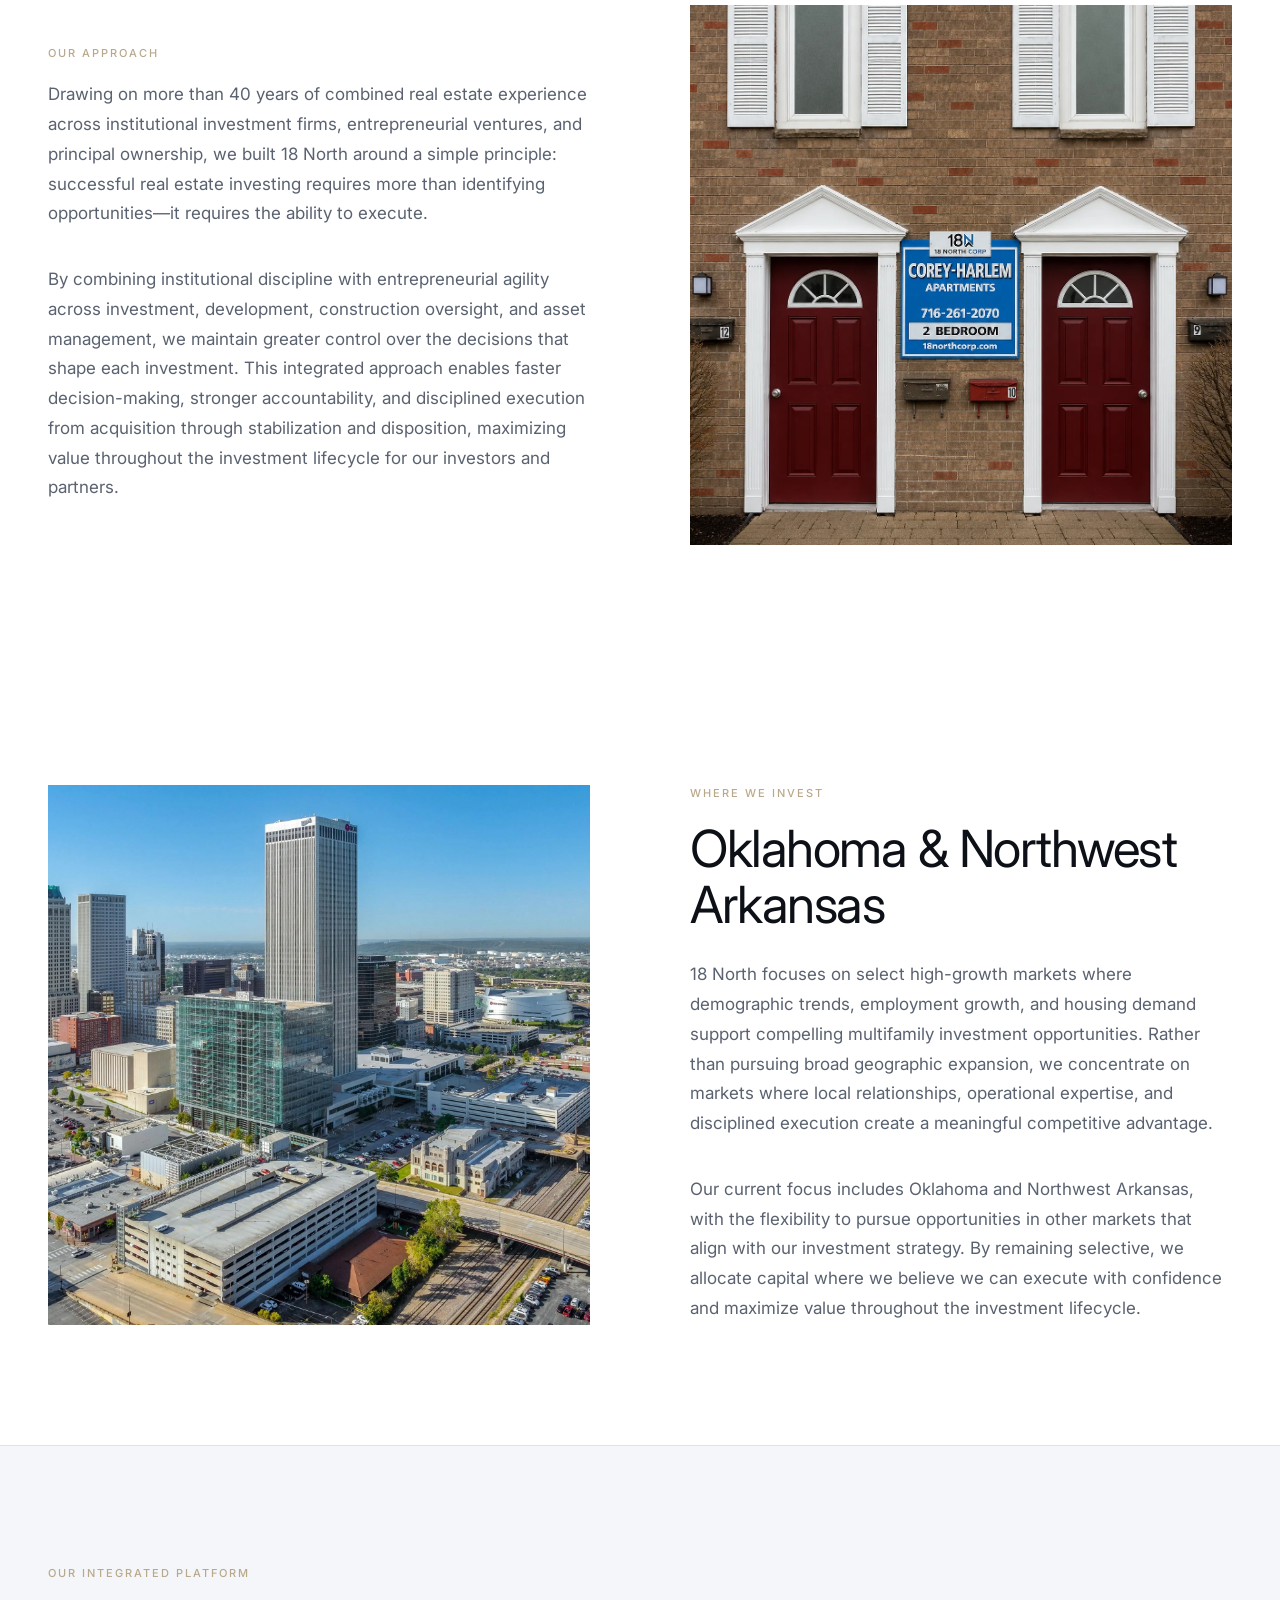
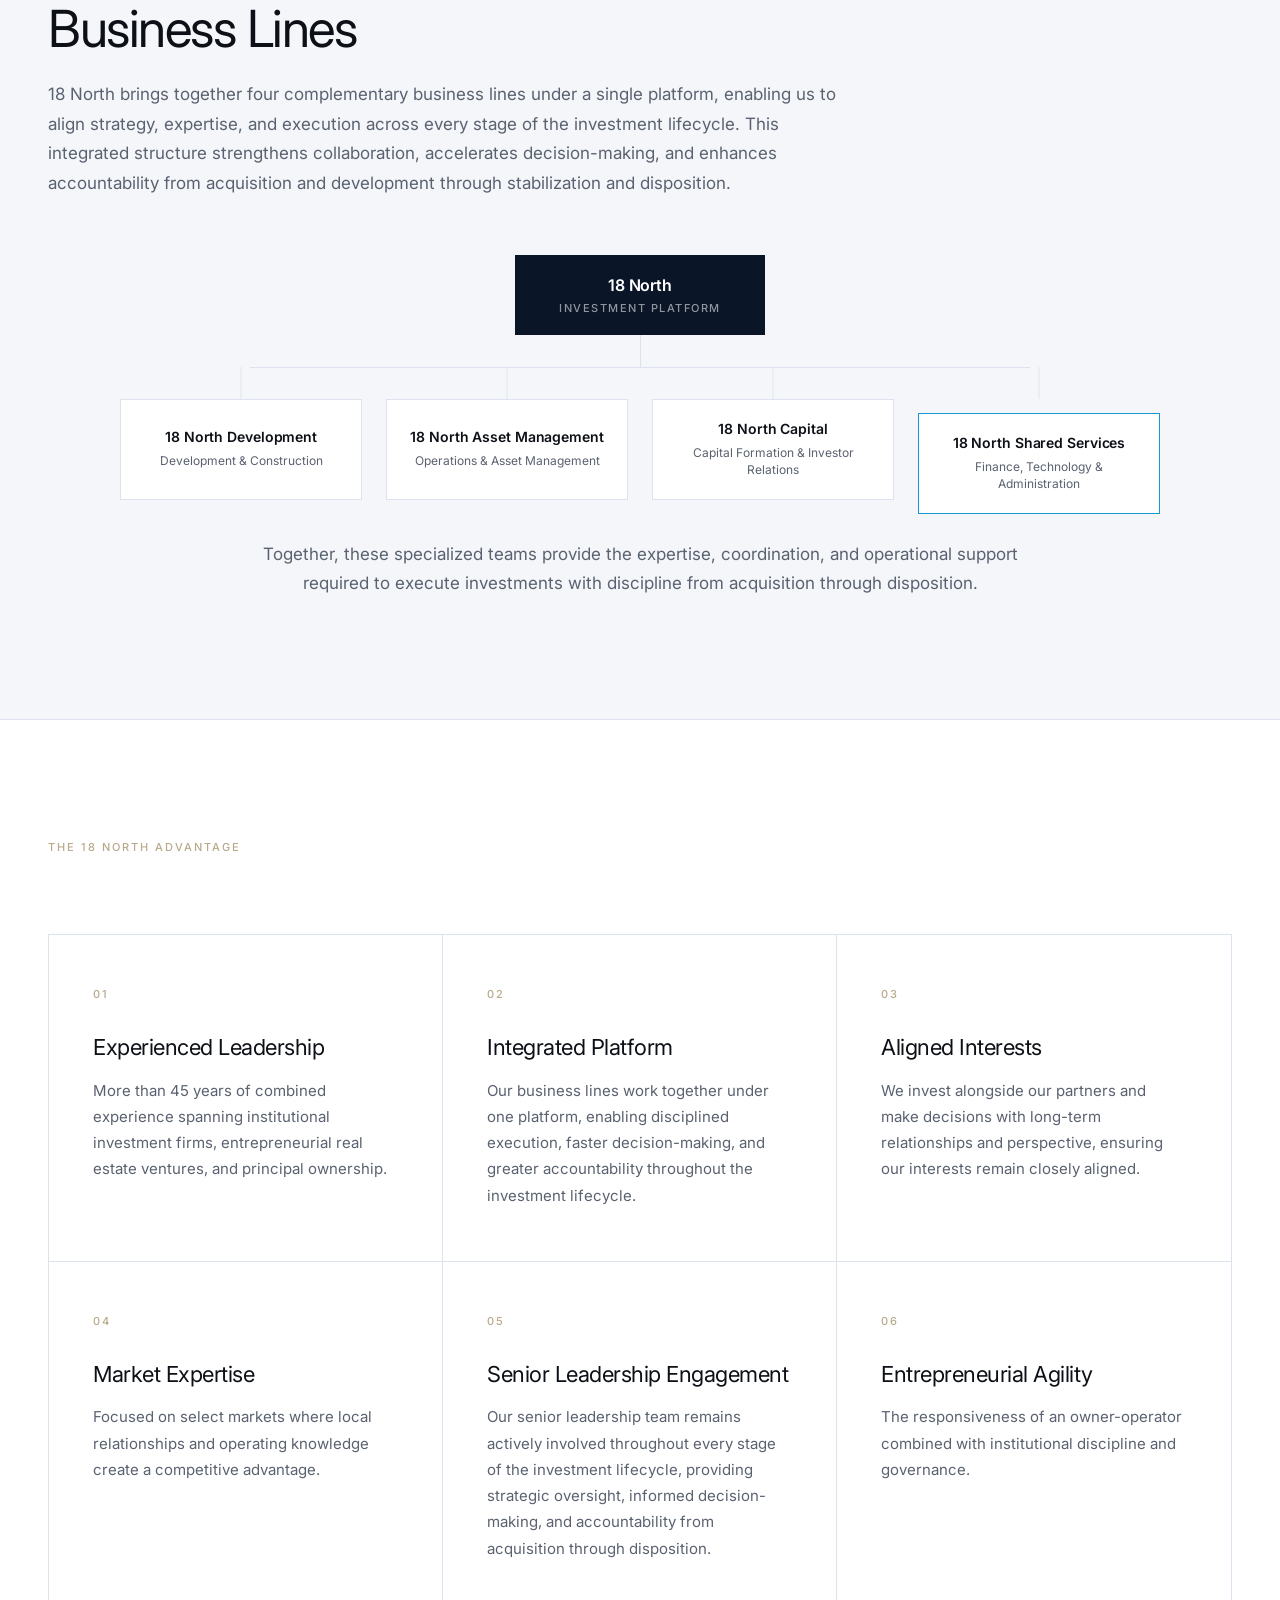
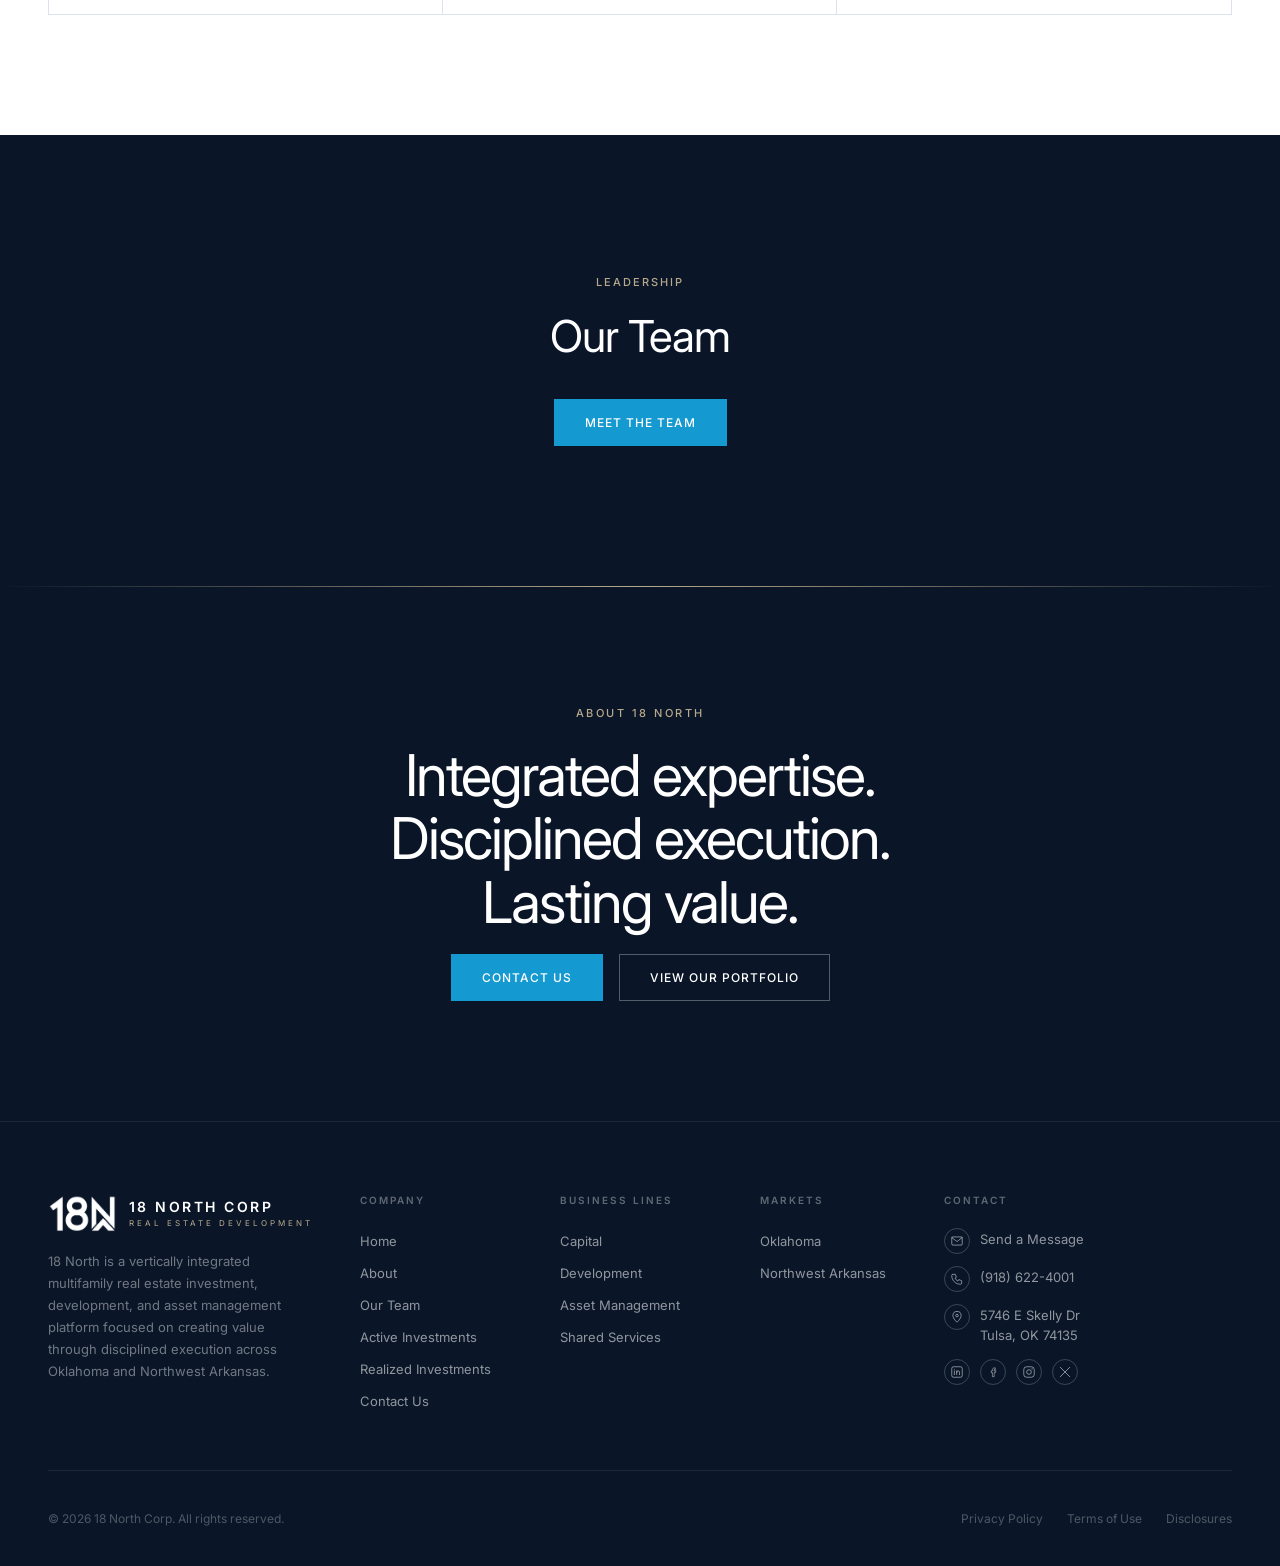
<file: about.html>
<!DOCTYPE html>
<html lang="en">
<head>
  <meta charset="UTF-8" />
  <meta name="viewport" content="width=device-width, initial-scale=1.0" />
  <title>About Us | 18 North Corp</title>
  <meta name="description" content="18 North is a vertically integrated developer, owner, and operator of high-potential land and real estate assets, with a primary focus on high-quality multifamily residential communities." />
  <link rel="canonical" href="https://18northcorp.com/about.html" />
  <meta name="theme-color" content="#0A1628" />
  <meta property="og:type" content="website" />
  <meta property="og:site_name" content="18 North Corp" />
  <meta property="og:title" content="About Us | 18 North Corp" />
  <meta property="og:description" content="18 North is a vertically integrated developer, owner, and operator of high-potential land and real estate assets, with a primary focus on high-quality multifamily residential communities." />
  <meta property="og:url" content="https://18northcorp.com/about.html" />
  <meta property="og:image" content="https://18northcorp.com/media/images/Active%20Projects/Sterling-Briarwood%201-2048x1534.webp" />
  <meta name="twitter:card" content="summary_large_image" />
  <meta name="twitter:title" content="About Us | 18 North Corp" />
  <meta name="twitter:description" content="18 North is a vertically integrated developer, owner, and operator of high-potential land and real estate assets, with a primary focus on high-quality multifamily residential communities." />
  <meta name="twitter:image" content="https://18northcorp.com/media/images/Active%20Projects/Sterling-Briarwood%201-2048x1534.webp" />
  <link rel="icon" type="image/png" href="media/images/Favicon-18North-Corp.png" />
  <link rel="apple-touch-icon" href="media/images/Favicon-18North-Corp.png" />
  <link rel="preconnect" href="https://fonts.googleapis.com" />
  <link rel="preconnect" href="https://fonts.gstatic.com" crossorigin />
  <link href="https://fonts.googleapis.com/css2?family=Inter:wght@300;400;500;600&display=swap" rel="stylesheet" />
  <link rel="stylesheet" href="style.css" />
  <script type="application/ld+json">
  {
    "@context": "https://schema.org",
    "@type": "BreadcrumbList",
    "itemListElement": [
      { "@type": "ListItem", "position": 1, "name": "Home", "item": "https://18northcorp.com/" },
      { "@type": "ListItem", "position": 2, "name": "About", "item": "https://18northcorp.com/about.html" }
    ]
  }
  </script>
</head>
<body>

<!-- ===== NAVIGATION ===== -->
<header class="nav" id="nav">
  <div class="nav__inner">
    <a href="index.html" class="nav__logo">
      <img
        class="nav__logo-icon"
        src="media/images/18%20North%20Corp%20Logo%20-%20Icon%20Only.webp"
        alt="18 North Corp icon"
        width="36"
        height="36"
      />
      <div class="nav__logo-text">
        <span class="nav__logo-main">18 North Corp</span>
        <span class="nav__logo-sub">Real Estate Development</span>
      </div>
    </a>
    <nav aria-label="Primary">
      <ul class="nav__links">
        <li><a href="index.html">Home</a></li>
        <li class="nav__dropdown-wrap">
          <button class="nav__dropdown-trigger" aria-expanded="false" aria-haspopup="true">
            About <svg class="nav__chevron" width="10" height="6" viewBox="0 0 10 6" fill="none" aria-hidden="true"><path d="M1 1l4 4 4-4" stroke="currentColor" stroke-width="1.5" stroke-linecap="round" stroke-linejoin="round"/></svg>
          </button>
          <ul class="nav__dropdown" role="menu">
            <li role="none"><a href="about.html" role="menuitem" aria-current="page">About Us</a></li>
            <li role="none"><a href="our-team.html" role="menuitem">Our Team</a></li>
          </ul>
        </li>
        <li class="nav__dropdown-wrap">
          <button class="nav__dropdown-trigger" aria-expanded="false" aria-haspopup="true">
            Business Lines <svg class="nav__chevron" width="10" height="6" viewBox="0 0 10 6" fill="none" aria-hidden="true"><path d="M1 1l4 4 4-4" stroke="currentColor" stroke-width="1.5" stroke-linecap="round" stroke-linejoin="round"/></svg>
          </button>
          <ul class="nav__dropdown" role="menu">
            <li role="none"><a href="18-north-capital.html" role="menuitem">Capital</a></li>
            <li role="none"><a href="18-north-development-corporation.html" role="menuitem">Development</a></li>
            <li role="none"><a href="18-north-asset-management.html" role="menuitem">Asset Management</a></li>
            <li role="none"><a href="18-north-shared-services.html" role="menuitem">Shared Services</a></li>
          </ul>
        </li>
        <li class="nav__dropdown-wrap">
          <button class="nav__dropdown-trigger" aria-expanded="false" aria-haspopup="true">
            Investments <svg class="nav__chevron" width="10" height="6" viewBox="0 0 10 6" fill="none" aria-hidden="true"><path d="M1 1l4 4 4-4" stroke="currentColor" stroke-width="1.5" stroke-linecap="round" stroke-linejoin="round"/></svg>
          </button>
          <ul class="nav__dropdown" role="menu">
            <li role="none"><a href="active-projects.html" role="menuitem">Active Investments</a></li>
            <li role="none"><a href="completed-projects.html" role="menuitem">Realized Investments</a></li>
          </ul>
        </li>
        <li><a href="contact.html" class="nav__cta">Contact Us</a></li>
      </ul>
    </nav>
    <button class="nav__menu-toggle" aria-label="Open menu" aria-expanded="false" aria-controls="nav-mobile">
      <span></span><span></span><span></span>
    </button>
  </div>
  <div class="nav__mobile" id="nav-mobile">
    <ul class="nav__mobile-links">
      <li><a href="index.html">Home</a></li>
      <li><a href="about.html">About Us</a></li>
      <li><a href="our-team.html">Our Team</a></li>
      <li><a href="index.html#platform">Business Lines</a></li>
      <li><a href="index.html#investments">Investments</a></li>
      <li><a href="contact.html" class="nav__mobile-cta">Contact Us</a></li>
    </ul>
  </div>
</header>

<!-- ===== HERO ===== -->
<section class="hero hero--page" id="hero">
  <img
    class="hero__bg-image"
    src="media/images/Active%20Projects/Sterling-Briarwood%201-2048x1534.webp"
    alt="Sterling property aerial view"
  />
  <div class="hero__overlay" aria-hidden="true"></div>
  <div class="hero__content">
    <span class="hero__eyebrow">About 18 North</span>
    <h1 class="hero__headline">Integrated expertise.<br />Disciplined execution.<br />Lasting value.</h1>
    <div class="hero__ctas">
      <a href="contact.html" class="btn-primary">Contact Us</a>
      <a href="index.html#platform" class="btn-outline-white">Our Business Lines</a>
    </div>
  </div>
</section>

<!-- ===== MISSION STATEMENT ===== -->
<section class="mission" id="overview" aria-label="About 18 North">
  <div class="container">
    <div class="mission__inner fade-up">
      <span class="label">About 18 North</span>
      <p class="mission__text">18 North is a multifamily real estate investment, development, and asset management platform focused on acquiring, developing, and operating high-quality communities in select high-growth U.S. markets.</p>
      <p class="mission__text">Our business combines disciplined investment underwriting, active asset management, and development expertise to create value throughout the investment lifecycle. By bringing these capabilities together under one platform, we maintain greater alignment, accountability, and execution at every stage of an investment.</p>
    </div>
  </div>
</section>

<!-- ===== OUR STORY ===== -->
<section class="overview" aria-labelledby="story-heading">
  <div class="container">
    <div class="overview__grid">
      <div class="overview__text fade-up">
        <span class="label" id="story-heading">Our Approach</span>
        <p class="body-copy overview__body">Drawing on more than 40 years of combined real estate experience across institutional investment firms, entrepreneurial ventures, and principal ownership, we built 18 North around a simple principle: successful real estate investing requires more than identifying opportunities—it requires the ability to execute.</p>
        <p class="body-copy overview__body" style="margin-bottom:0;">By combining institutional discipline with entrepreneurial agility across investment, development, construction oversight, and asset management, we maintain greater control over the decisions that shape each investment. This integrated approach enables faster decision-making, stronger accountability, and disciplined execution from acquisition through stabilization and disposition, maximizing value throughout the investment lifecycle for our investors and partners.</p>
      </div>
      <div class="overview__image fade-up">
        <img
          src="media/images/Corey%20Harlem.webp"
          alt="18 North Corp logo on red brick exterior"
          loading="lazy"
        />
      </div>
    </div>
  </div>
</section>

<!-- ===== WHERE WE WORK ===== -->
<section class="overview" aria-labelledby="markets-heading">
  <div class="container">
    <div class="overview__grid">
      <div class="overview__image fade-up">
        <img
          src="media/images/Tulsa%20Downtown%20Photo.webp"
          alt="Downtown Tulsa skyline"
          loading="lazy"
        />
      </div>
      <div class="overview__text fade-up">
        <span class="label" id="markets-heading">Where We Invest</span>
        <h2 class="section-heading overview__heading">Oklahoma &amp; Northwest Arkansas</h2>
        <p class="body-copy overview__body">18 North focuses on select high-growth markets where demographic trends, employment growth, and housing demand support compelling multifamily investment opportunities. Rather than pursuing broad geographic expansion, we concentrate on markets where local relationships, operational expertise, and disciplined execution create a meaningful competitive advantage.</p>
        <p class="body-copy overview__body" style="margin-bottom:0;">Our current focus includes Oklahoma and Northwest Arkansas, with the flexibility to pursue opportunities in other markets that align with our investment strategy. By remaining selective, we allocate capital where we believe we can execute with confidence and maximize value throughout the investment lifecycle.</p>
      </div>
    </div>
  </div>
</section>

<!-- ===== CORPORATE STRUCTURE ===== -->
<section class="structure" id="structure" aria-labelledby="structure-heading">
  <div class="container">
    <div class="structure__header fade-up">
      <span class="label">Our Integrated Platform</span>
      <h2 class="section-heading" id="structure-heading">Business Lines</h2>
      <p class="body-copy">18 North brings together four complementary business lines under a single platform, enabling us to align strategy, expertise, and execution across every stage of the investment lifecycle. This integrated structure strengthens collaboration, accelerates decision-making, and enhances accountability from acquisition and development through stabilization and disposition.</p>
    </div>
    <div class="org-chart fade-up">
      <div class="org-chart__parent">
        <span class="org-chart__parent-label">18 North</span>
        <span class="org-chart__parent-sub">Investment Platform</span>
      </div>
      <div class="org-chart__trunk"></div>
      <div class="org-chart__branches">
        <div class="org-chart__branch">
          <div class="org-chart__division">
            <span class="org-chart__division-title">18 North Development</span>
            <span class="org-chart__division-sub">Development &amp; Construction</span>
          </div>
        </div>
        <div class="org-chart__branch">
          <div class="org-chart__division">
            <span class="org-chart__division-title">18 North Asset Management</span>
            <span class="org-chart__division-sub">Operations &amp; Asset Management</span>
          </div>
        </div>
        <div class="org-chart__branch">
          <div class="org-chart__division">
            <span class="org-chart__division-title">18 North Capital</span>
            <span class="org-chart__division-sub">Capital Formation &amp; Investor Relations</span>
          </div>
        </div>
        <div class="org-chart__branch org-chart__branch--muted">
          <div class="org-chart__division">
            <span class="org-chart__division-title">18 North Shared Services</span>
            <span class="org-chart__division-sub">Finance, Technology &amp; Administration</span>
          </div>
        </div>
      </div>
    </div>
    <p class="body-copy org-chart__note fade-up">Together, these specialized teams provide the expertise, coordination, and operational support required to execute investments with discipline from acquisition through disposition.</p>
  </div>
</section>

<!-- ===== THE 18 NORTH ADVANTAGE ===== -->
<section class="advantage" id="advantage" aria-labelledby="advantage-heading">
  <div class="container">
    <div class="advantage__header fade-up">
      <span class="label" id="advantage-heading">The 18 North Advantage</span>
    </div>
    <div class="advantage__grid" data-stagger>
      <div class="advantage__item fade-up">
        <span class="advantage__num">01</span>
        <h3 class="advantage__title">Experienced Leadership</h3>
        <p class="advantage__body">More than 45 years of combined experience spanning institutional investment firms, entrepreneurial real estate ventures, and principal ownership.</p>
      </div>
      <div class="advantage__item fade-up">
        <span class="advantage__num">02</span>
        <h3 class="advantage__title">Integrated Platform</h3>
        <p class="advantage__body">Our business lines work together under one platform, enabling disciplined execution, faster decision-making, and greater accountability throughout the investment lifecycle.</p>
      </div>
      <div class="advantage__item fade-up">
        <span class="advantage__num">03</span>
        <h3 class="advantage__title">Aligned Interests</h3>
        <p class="advantage__body">We invest alongside our partners and make decisions with long-term relationships and perspective, ensuring our interests remain closely aligned.</p>
      </div>
      <div class="advantage__item fade-up">
        <span class="advantage__num">04</span>
        <h3 class="advantage__title">Market Expertise</h3>
        <p class="advantage__body">Focused on select markets where local relationships and operating knowledge create a competitive advantage.</p>
      </div>
      <div class="advantage__item fade-up">
        <span class="advantage__num">05</span>
        <h3 class="advantage__title">Senior Leadership Engagement</h3>
        <p class="advantage__body">Our senior leadership team remains actively involved throughout every stage of the investment lifecycle, providing strategic oversight, informed decision-making, and accountability from acquisition through disposition.</p>
      </div>
      <div class="advantage__item fade-up">
        <span class="advantage__num">06</span>
        <h3 class="advantage__title">Entrepreneurial Agility</h3>
        <p class="advantage__body">The responsiveness of an owner-operator combined with institutional discipline and governance.</p>
      </div>
    </div>
  </div>
</section>

<!-- ===== LEADERSHIP TEASER ===== -->
<section class="teaser teaser--navy" aria-labelledby="teaser-heading">
  <div class="container">
    <div class="teaser__content fade-up">
      <span class="label">Leadership</span>
      <h2 class="teaser__title" id="teaser-heading">Our Team</h2>
      <a href="our-team.html" class="btn-primary">Meet the Team</a>
    </div>
  </div>
</section>

<!-- ===== CTA STRIP ===== -->
<section class="cta-strip" id="contact" aria-labelledby="cta-heading">
  <div class="container">
    <span class="cta-strip__eyebrow">About 18 North</span>
    <h2 class="cta-strip__heading" id="cta-heading">Integrated expertise. Disciplined execution. Lasting value.</h2>
    <div class="cta-strip__btns">
      <a href="contact.html" class="btn-primary">Contact Us</a>
      <a href="active-projects.html" class="btn-outline-white">View Our Portfolio</a>
    </div>
  </div>
</section>

<!-- ===== FOOTER ===== -->
<footer class="footer" aria-label="Site footer">
  <div class="container">
    <div class="footer__top">
      <div>
        <a href="index.html" class="footer__brand">
          <img
            class="footer__brand-icon"
            src="media/images/18%20North%20Corp%20Logo%20-%20Icon%20Only.webp"
            alt="18 North Corp"
            width="40"
            height="40"
          />
          <div>
            <div class="footer__brand-name">18 North Corp</div>
            <div class="footer__brand-sub">Real Estate Development</div>
          </div>
        </a>
        <p class="footer__tagline">18 North is a vertically integrated multifamily real estate investment, development, and asset management platform focused on creating value through disciplined execution across Oklahoma and Northwest Arkansas.</p>
      </div>
      <div>
        <div class="footer__col-title">Company</div>
        <ul class="footer__links">
          <li><a href="index.html">Home</a></li>
          <li><a href="about.html" aria-current="page">About</a></li>
          <li><a href="our-team.html">Our Team</a></li>
          <li><a href="active-projects.html">Active Investments</a></li>
          <li><a href="completed-projects.html">Realized Investments</a></li>
          <li><a href="contact.html">Contact Us</a></li>
        </ul>
      </div>
      <div>
        <div class="footer__col-title">Business Lines</div>
        <ul class="footer__links">
          <li><a href="18-north-capital.html">Capital</a></li>
          <li><a href="18-north-development-corporation.html">Development</a></li>
          <li><a href="18-north-asset-management.html">Asset Management</a></li>
          <li><a href="18-north-shared-services.html">Shared Services</a></li>
        </ul>
      </div>
      <div>
        <div class="footer__col-title">Markets</div>
        <ul class="footer__links">
          <li><a href="index.html#investments">Oklahoma</a></li>
          <li><a href="index.html#investments">Northwest Arkansas</a></li>
        </ul>
      </div>
      <div>
        <div class="footer__col-title">Contact</div>
        <ul class="footer__contact">
          <li>
            <span class="footer__contact-icon" aria-hidden="true"><svg width="14" height="14" viewBox="0 0 24 24" fill="none"><rect x="3" y="5" width="18" height="14" rx="2" stroke="currentColor" stroke-width="1.5"/><path d="M3 6l9 7 9-7" stroke="currentColor" stroke-width="1.5" stroke-linecap="round" stroke-linejoin="round"/></svg></span>
            <a href="contact.html#contact-form">Send a Message</a>
          </li>
          <li>
            <span class="footer__contact-icon" aria-hidden="true"><svg width="14" height="14" viewBox="0 0 24 24" fill="none"><path d="M5 4h4l2 5-2.5 1.5a11 11 0 0 0 5 5L15 13l5 2v4a2 2 0 0 1-2 2C9.5 21 3 14.5 3 6a2 2 0 0 1 2-2z" stroke="currentColor" stroke-width="1.5" stroke-linejoin="round"/></svg></span>
            <a href="tel:+19186224001">(918) 622-4001</a>
          </li>
          <li>
            <span class="footer__contact-icon" aria-hidden="true"><svg width="14" height="14" viewBox="0 0 24 24" fill="none"><path d="M12 21s7-6.1 7-11.5A7 7 0 0 0 5 9.5C5 14.9 12 21 12 21z" stroke="currentColor" stroke-width="1.5" stroke-linejoin="round"/><circle cx="12" cy="9.5" r="2.2" stroke="currentColor" stroke-width="1.5"/></svg></span>
            <span>5746 E Skelly Dr<br />Tulsa, OK 74135</span>
          </li>
          <li>
            <div class="footer__social">
              <a class="footer__social-icon" href="https://www.linkedin.com/company/18-north-corporation/" target="_blank" rel="noopener" aria-label="LinkedIn"><svg width="14" height="14" viewBox="0 0 24 24" fill="none"><rect x="3" y="3" width="18" height="18" rx="3" stroke="currentColor" stroke-width="1.5"/><path d="M7.5 10v6.5M7.5 7.2v.1M11.5 16.5V10M11.5 12.5c0-1.4 1-2.5 2.5-2.5s2.3 1.1 2.3 2.5v4" stroke="currentColor" stroke-width="1.5" stroke-linecap="round"/></svg></a>
              <span class="footer__social-icon" aria-label="Facebook"><svg width="14" height="14" viewBox="0 0 24 24" fill="none"><path d="M14 8h2V5h-2c-1.7 0-3 1.3-3 3v2H9v3h2v7h3v-7h2.2l.8-3H14V8z" stroke="currentColor" stroke-width="1.3" stroke-linejoin="round"/></svg></span>
              <span class="footer__social-icon" aria-label="Instagram"><svg width="14" height="14" viewBox="0 0 24 24" fill="none"><rect x="3" y="3" width="18" height="18" rx="5" stroke="currentColor" stroke-width="1.5"/><circle cx="12" cy="12" r="4" stroke="currentColor" stroke-width="1.5"/><circle cx="17.2" cy="6.8" r="1.1" fill="currentColor"/></svg></span>
              <span class="footer__social-icon" aria-label="X (Twitter)"><svg width="14" height="14" viewBox="0 0 24 24" fill="none"><path d="M4 4l16 16M20 4L4 20" stroke="currentColor" stroke-width="1.6" stroke-linecap="round"/></svg></span>
            </div>
          </li>
        </ul>
      </div>
    </div>
    <div class="footer__bottom">
      <span class="footer__copy">&copy; 2026 18 North Corp. All rights reserved.</span>
      <div class="footer__legal">
        <a href="#">Privacy Policy</a>
        <a href="#">Terms of Use</a>
        <a href="#">Disclosures</a>
      </div>
    </div>
  </div>
</footer>

<script src="main.js"></script>
</body>
</html>
</file>
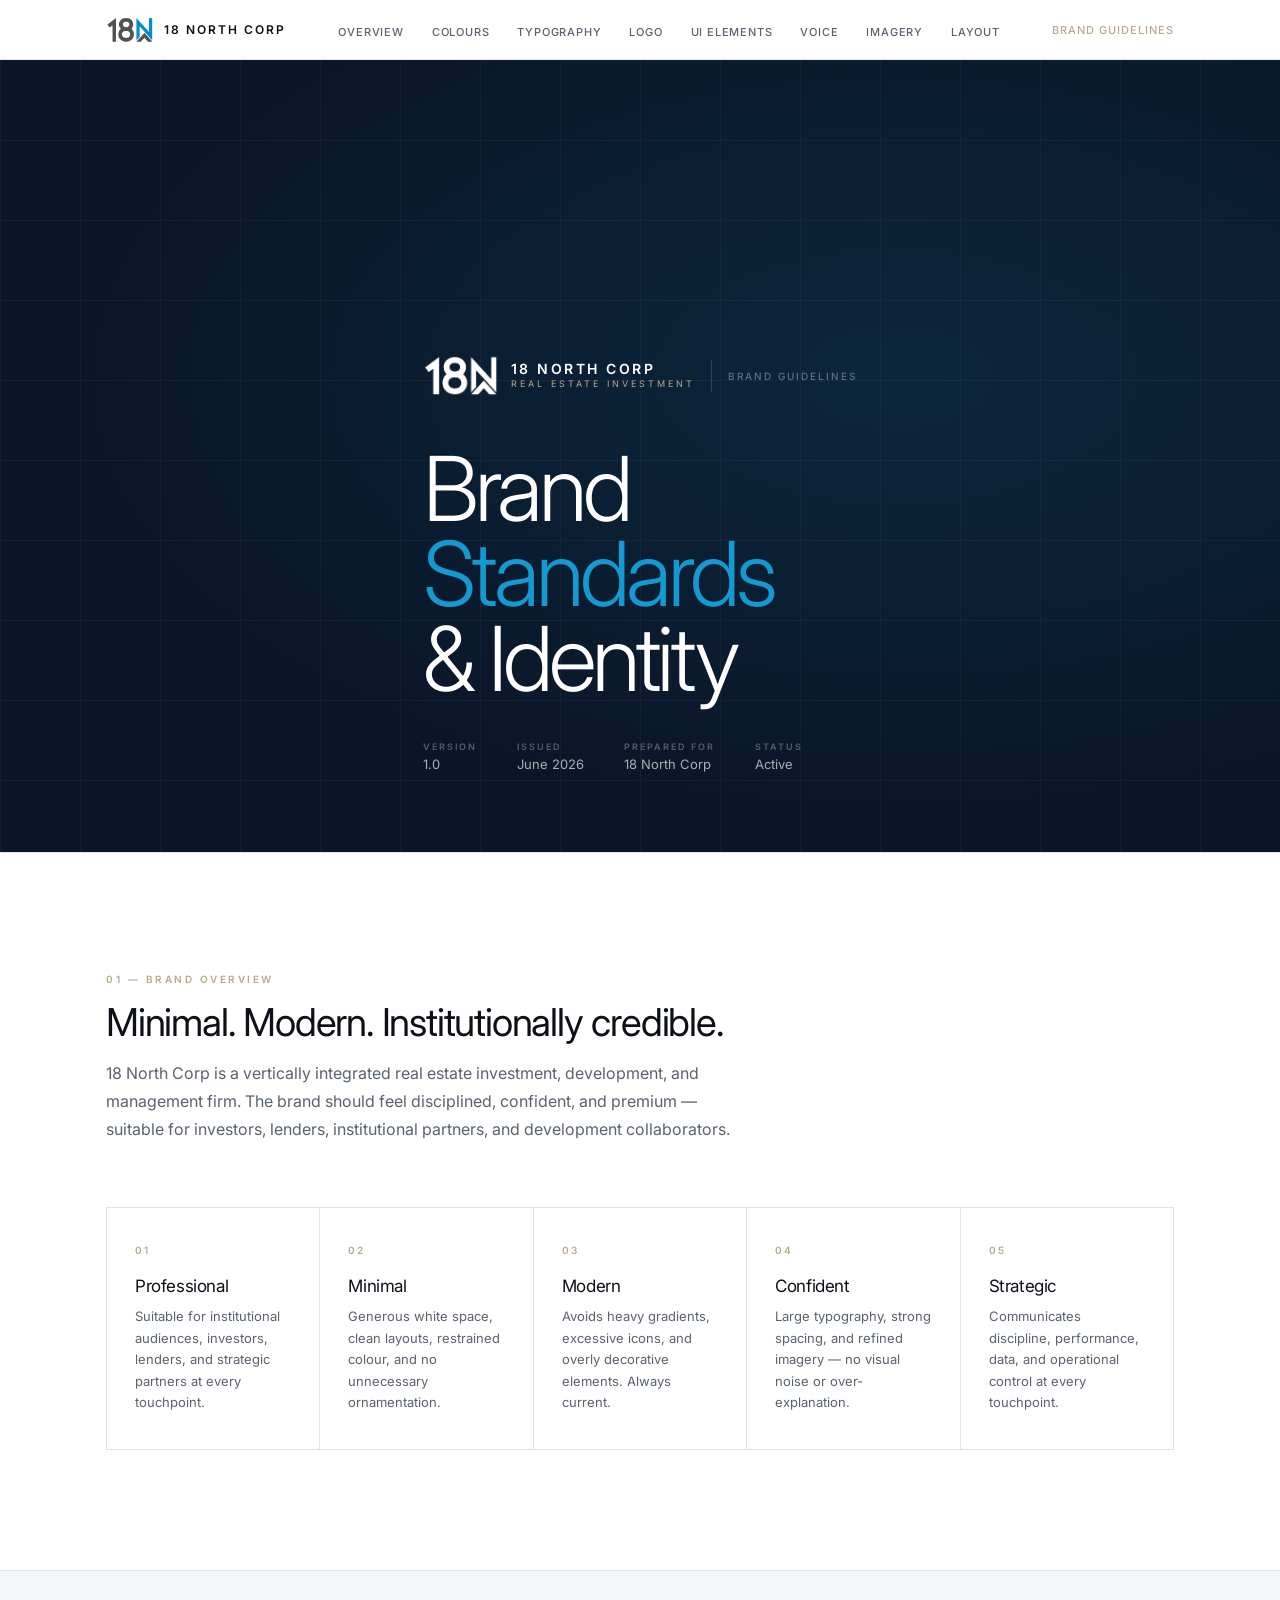
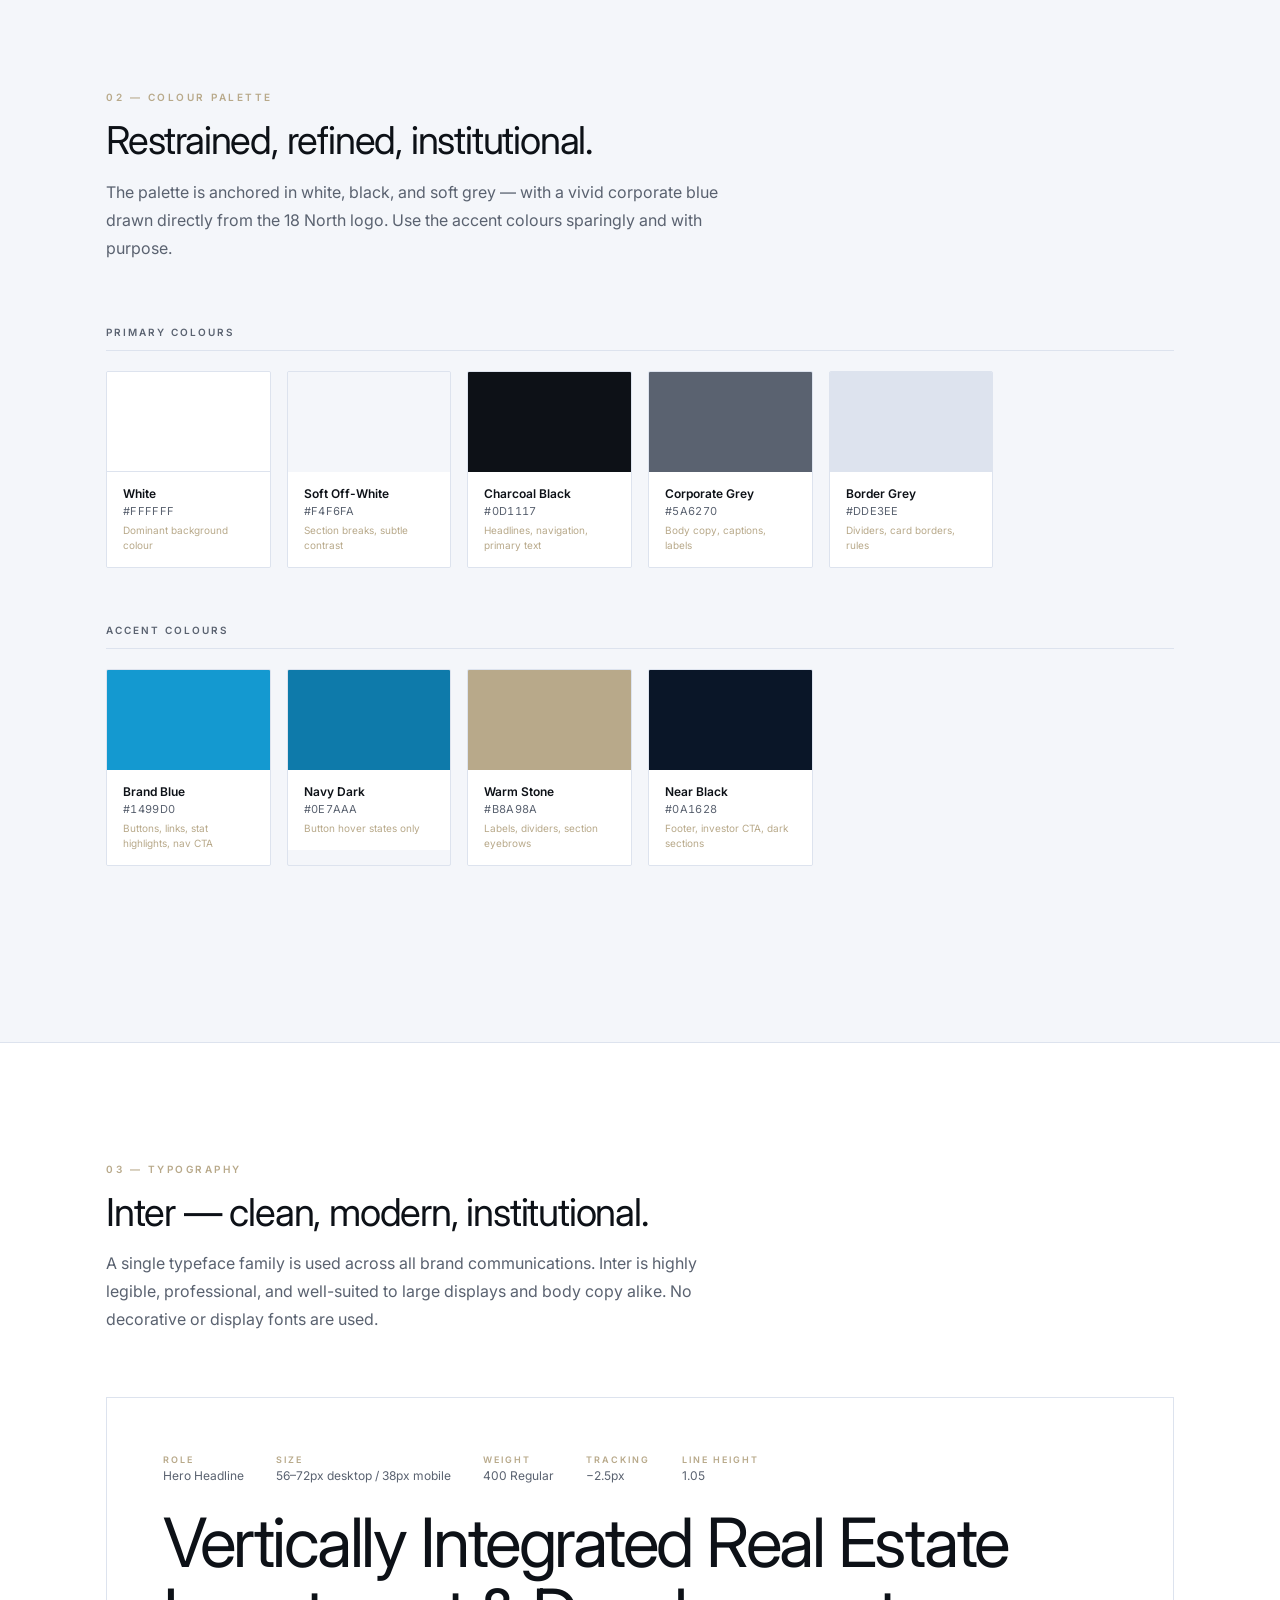
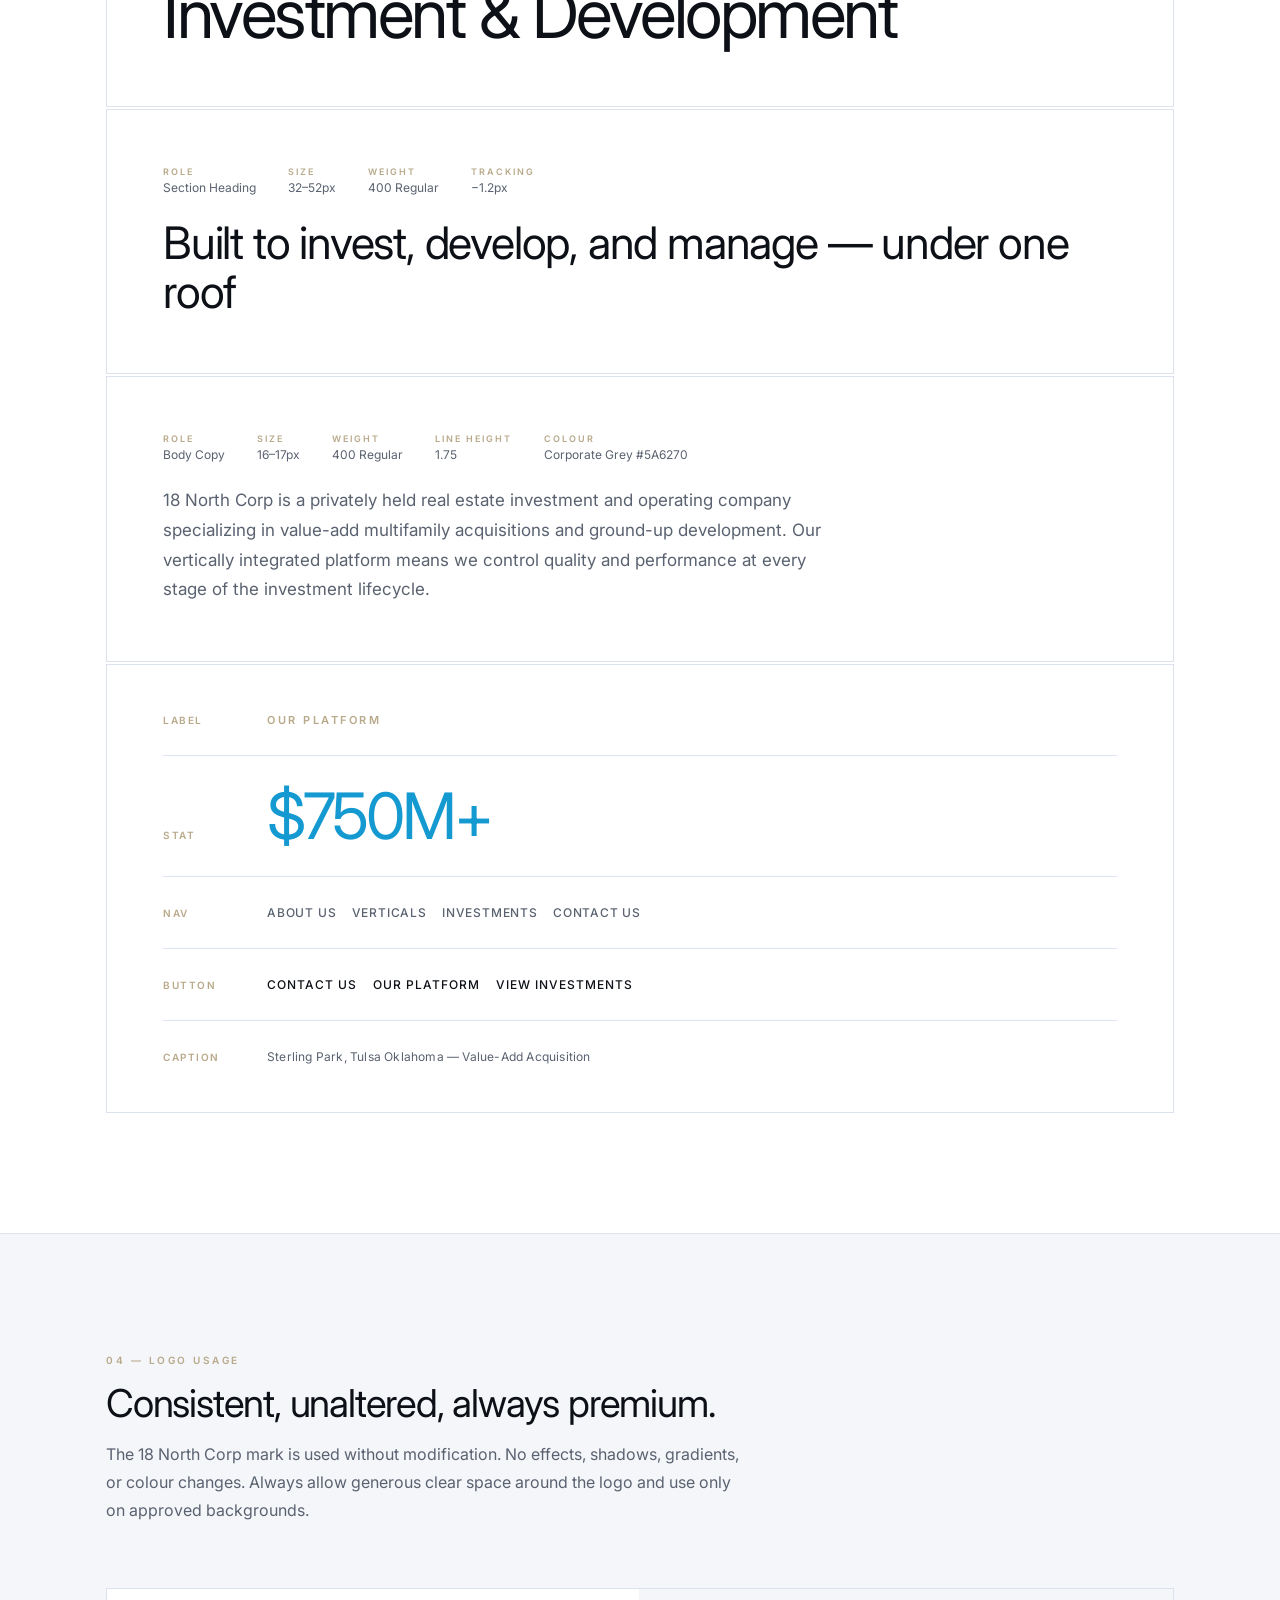
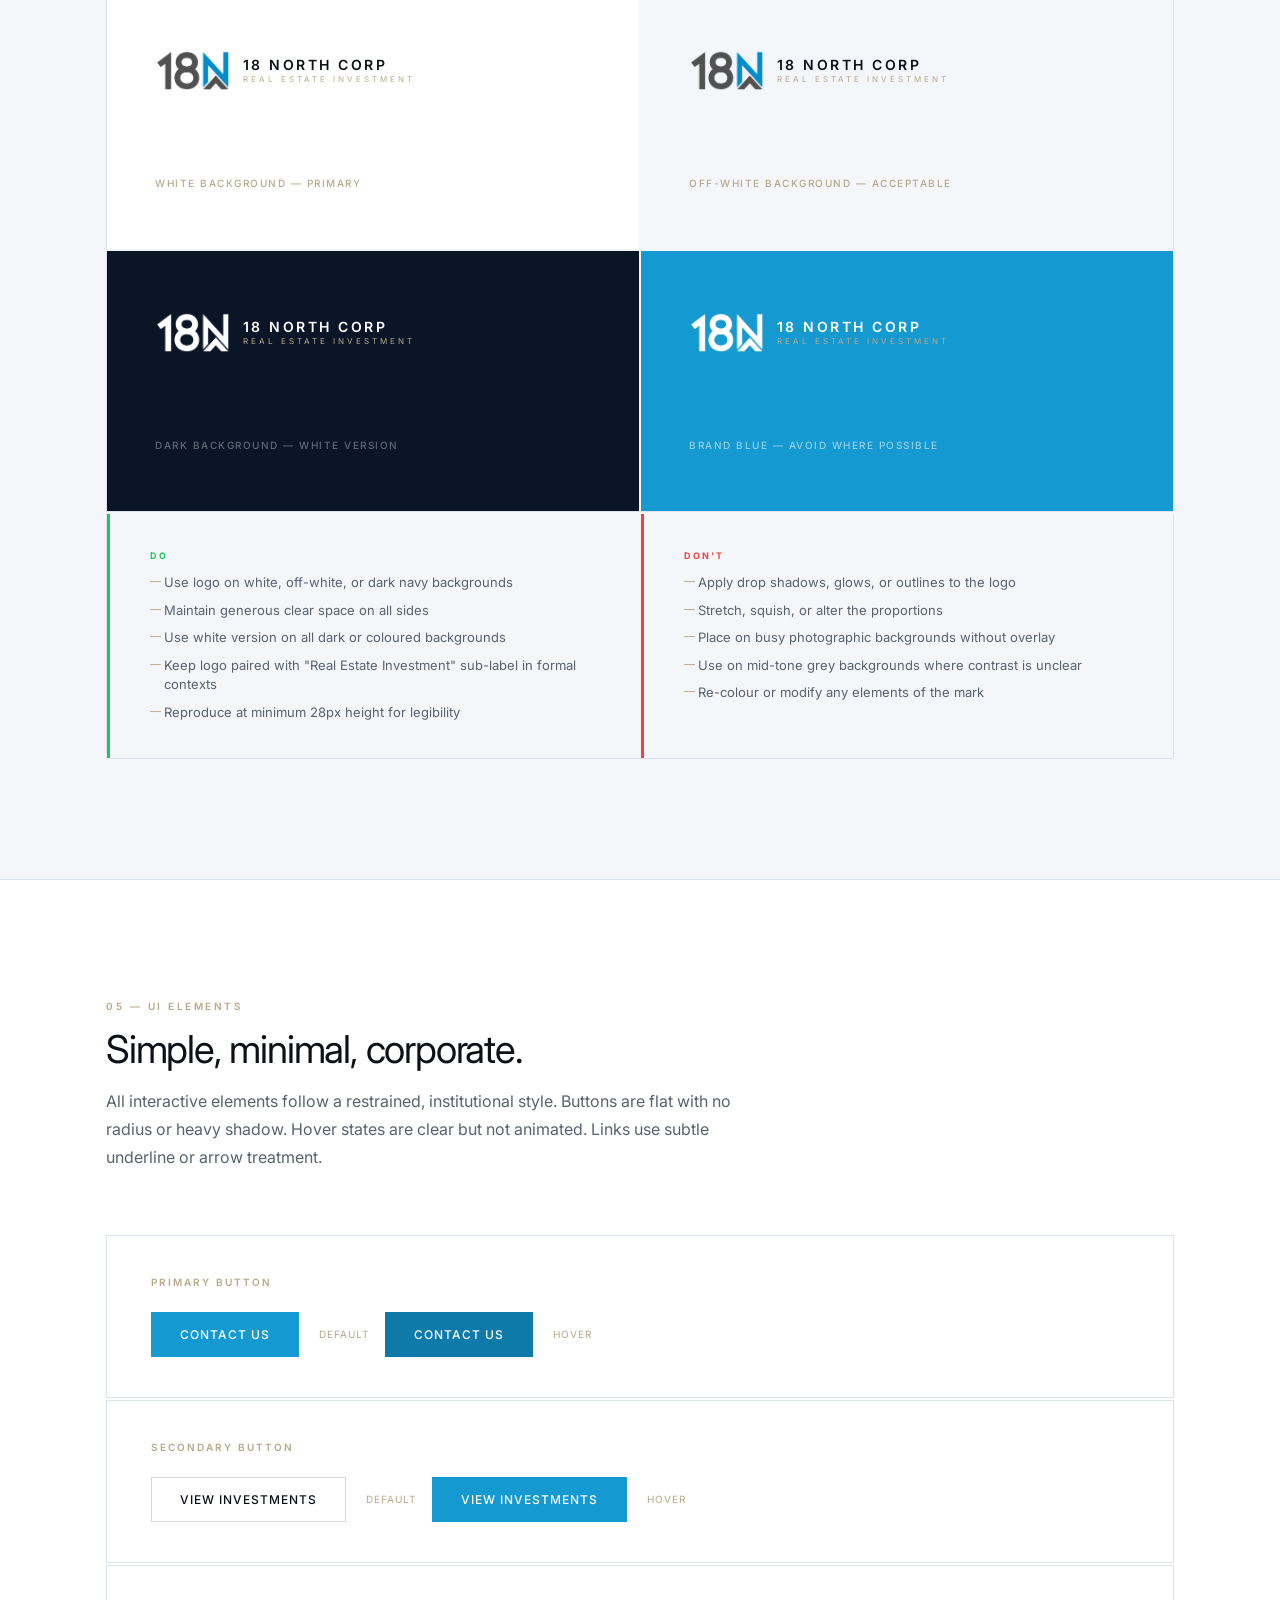
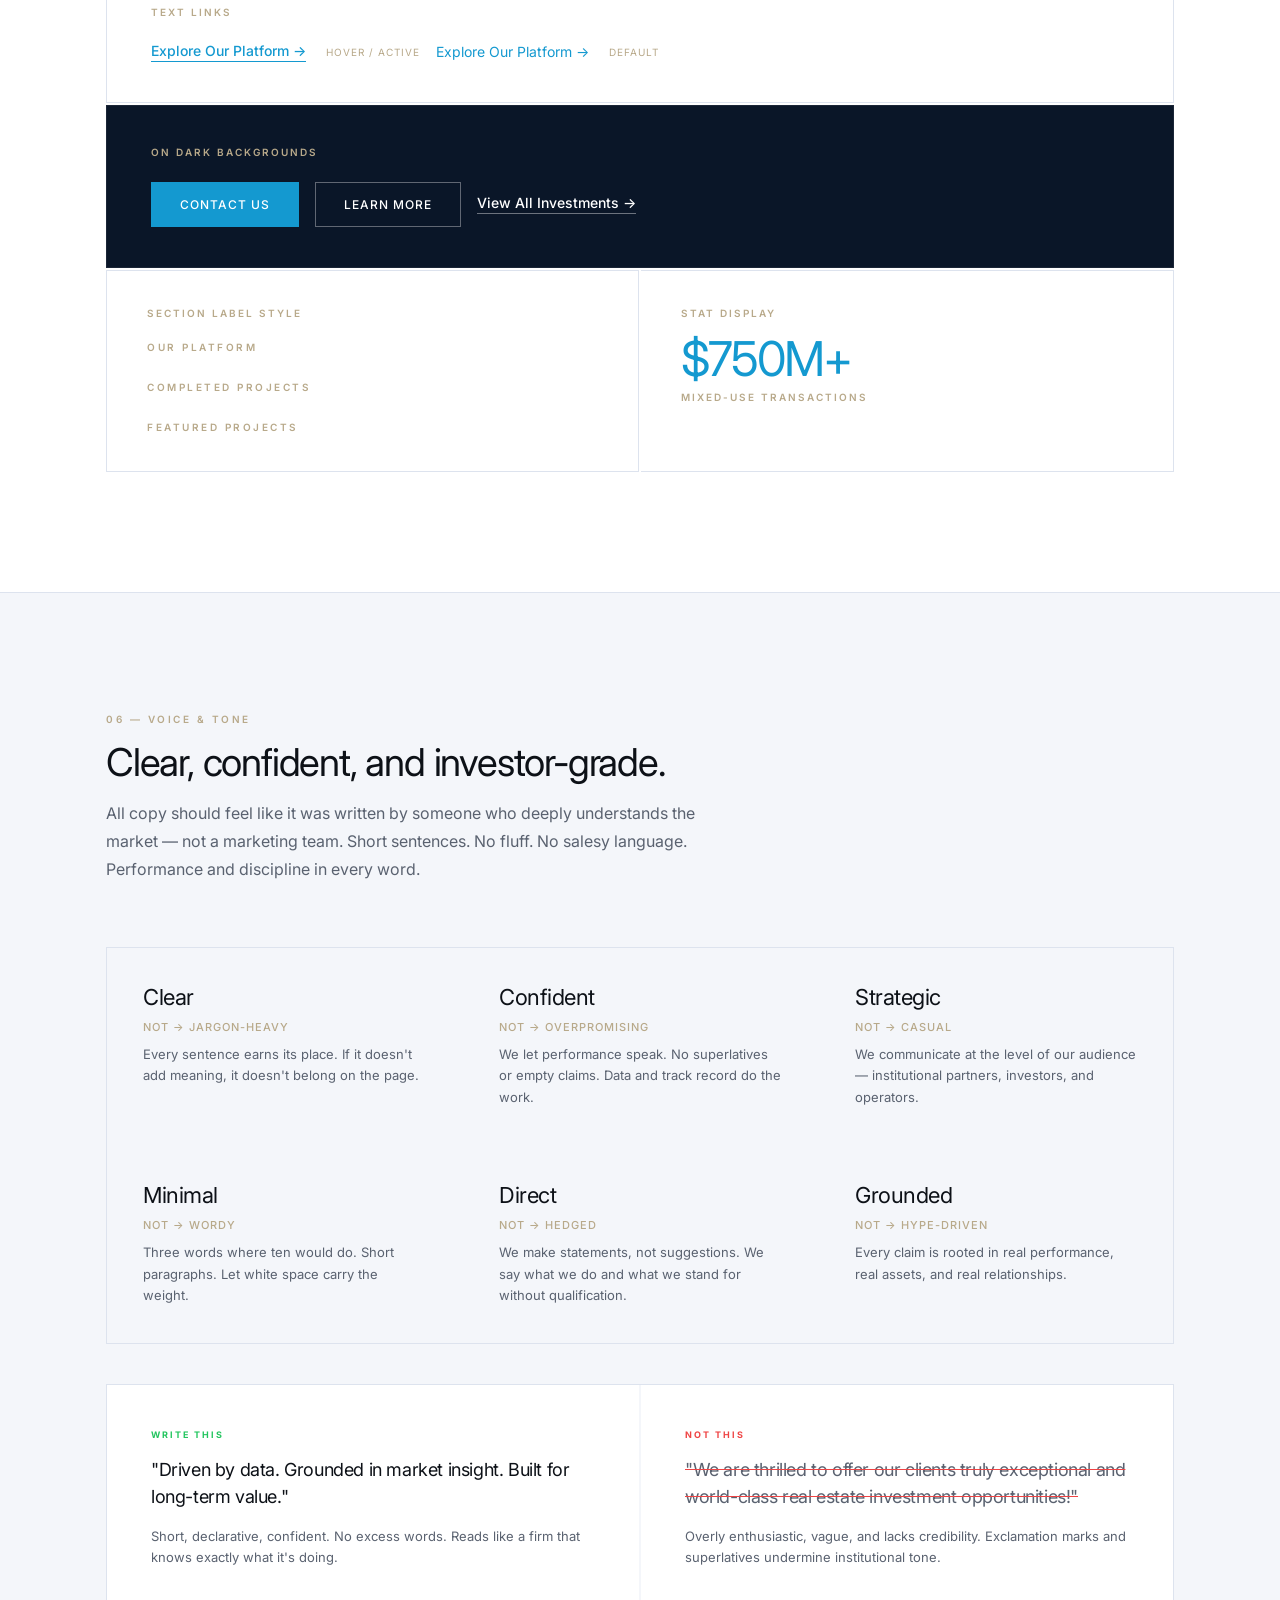
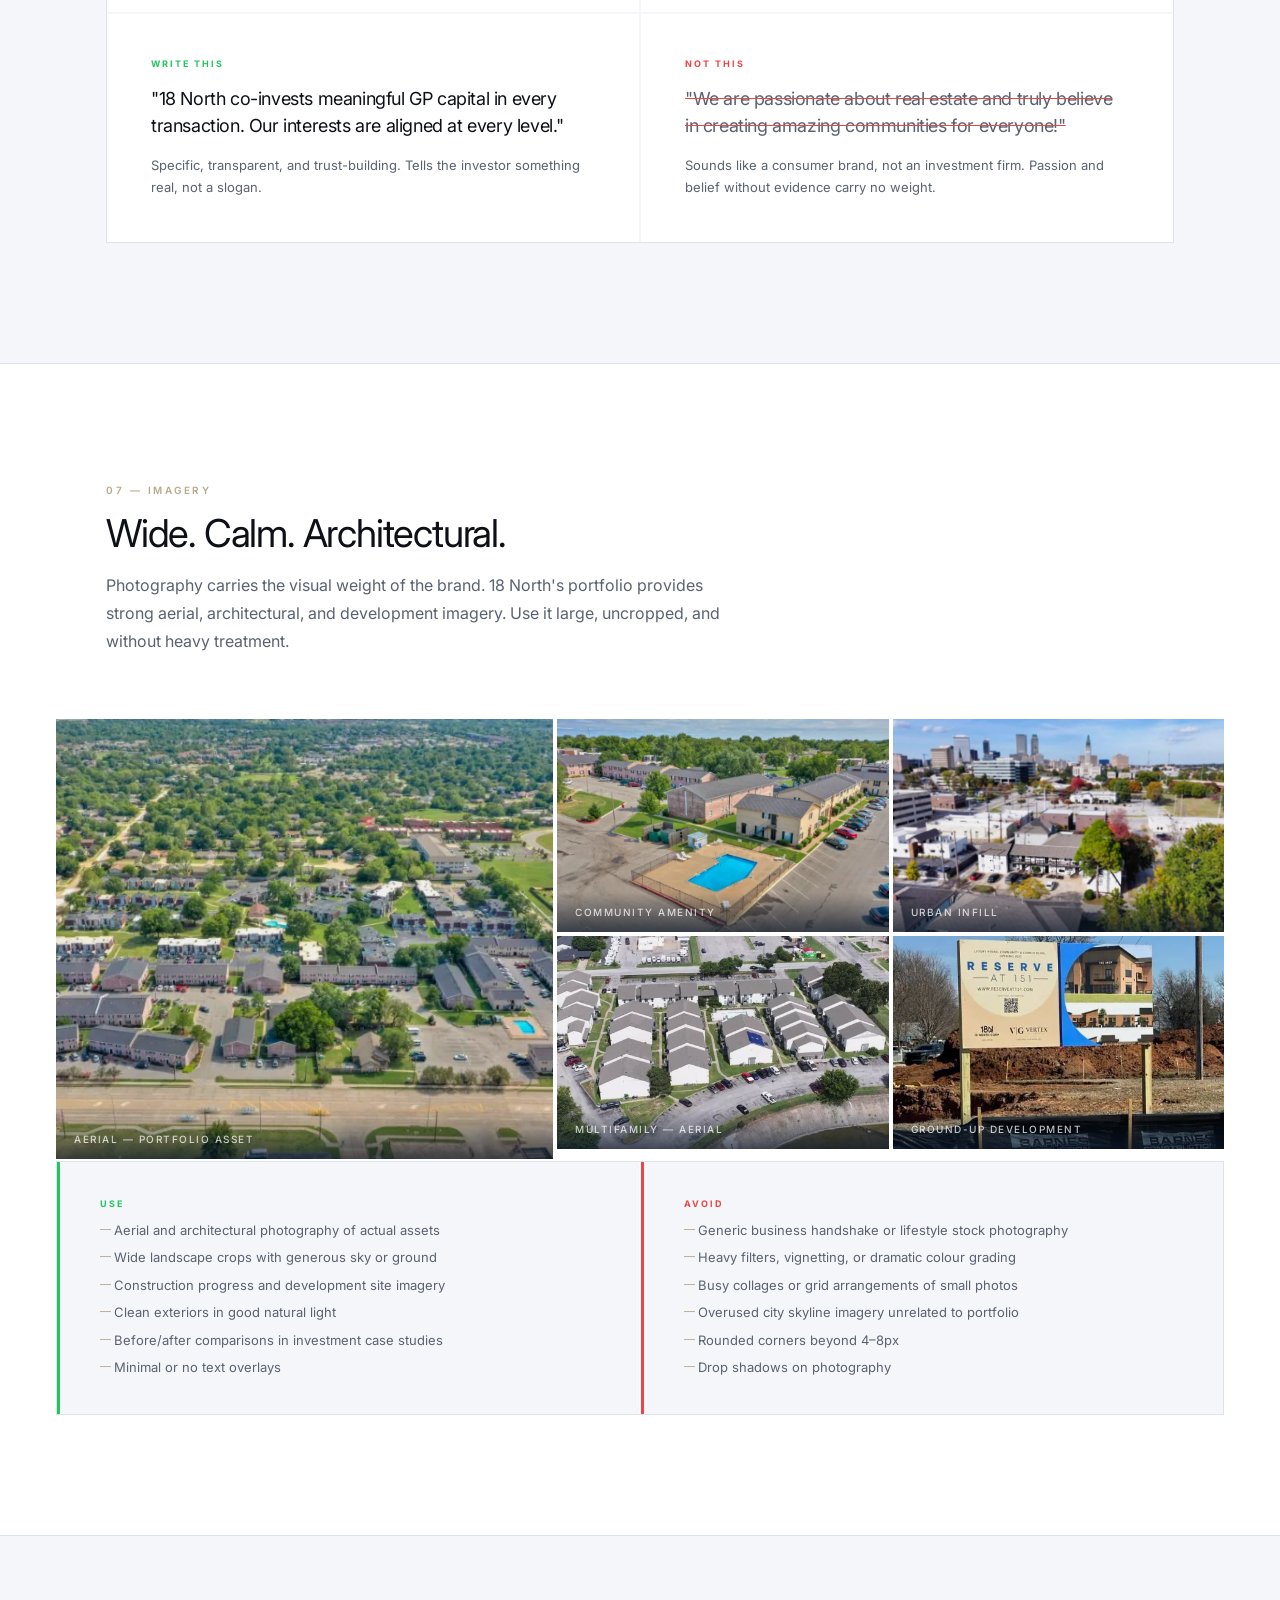
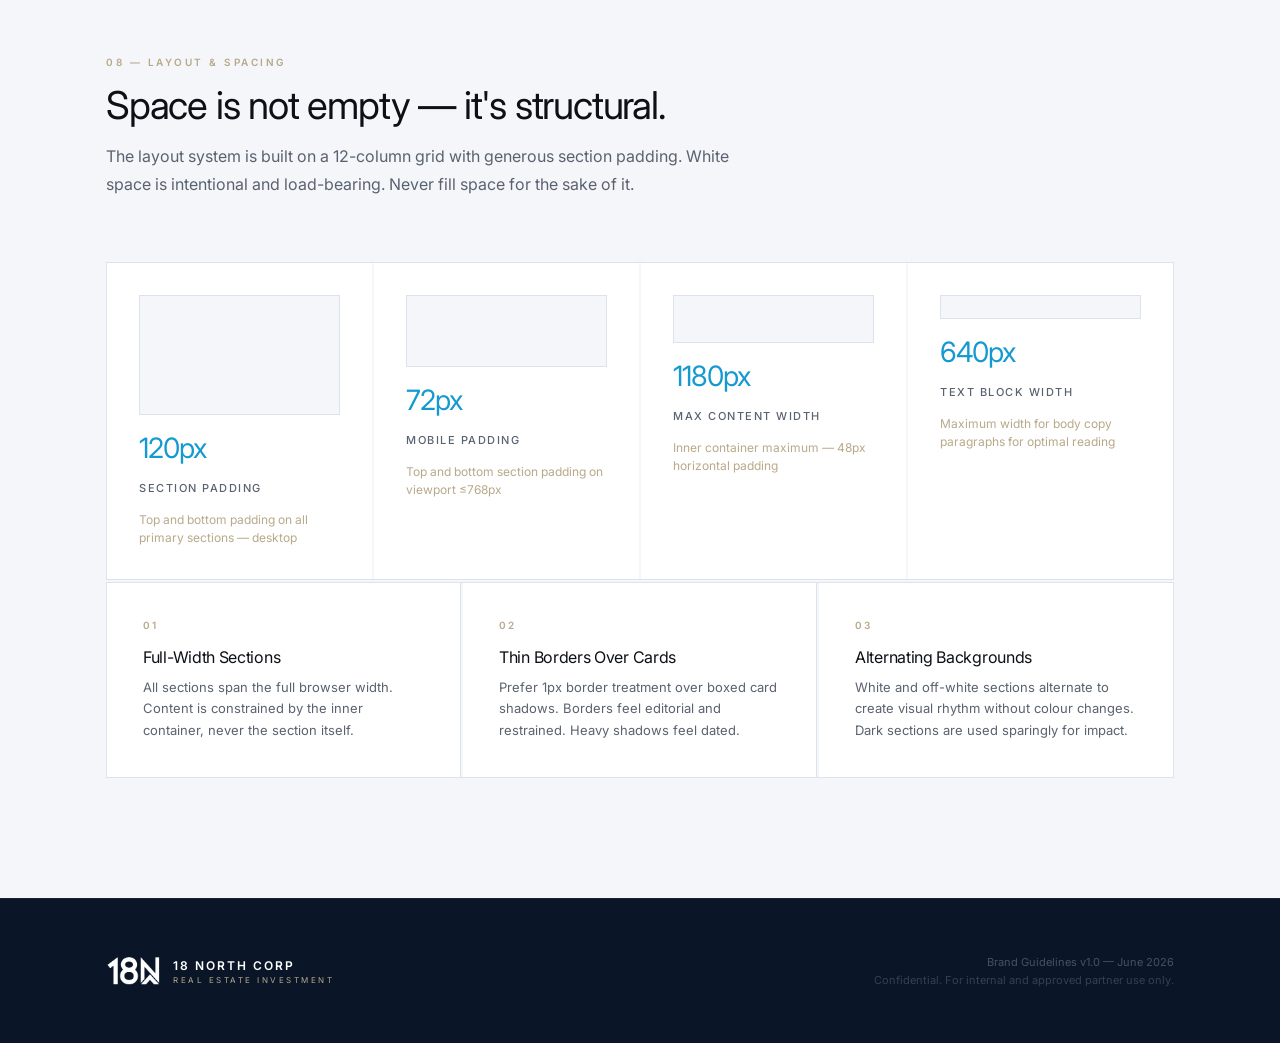
<file: brand-guidelines.html>
<!DOCTYPE html>
<html lang="en">
<head>
  <meta charset="UTF-8" />
  <meta name="viewport" content="width=device-width, initial-scale=1.0" />
  <title>18 North Corp — Brand Guidelines</title>
  <meta name="robots" content="noindex, nofollow" />
  <link rel="icon" type="image/png" href="media/images/Favicon-18North-Corp.png" />
  <link rel="preconnect" href="https://fonts.googleapis.com" />
  <link rel="preconnect" href="https://fonts.gstatic.com" crossorigin />
  <link href="https://fonts.googleapis.com/css2?family=Inter:wght@300;400;500;600&display=swap" rel="stylesheet" />
  <style>

/* =============================================
   RESET & BASE
   ============================================= */
*, *::before, *::after { box-sizing: border-box; margin: 0; padding: 0; }

:root {
  /* Brand Colours */
  --white:      #FFFFFF;
  --off-white:  #F4F6FA;
  --charcoal:   #0D1117;
  --grey:       #5A6270;
  --navy:       #1499D0;
  --navy-dark:  #0E7AAA;
  --near-black: #0A1628;
  --stone:      #B8A98A;
  --border:     #DDE3EE;

  /* Layout */
  --font: 'Inter', system-ui, sans-serif;
  --max:  1180px;
  --pad:  120px;
}

html { scroll-behavior: smooth; }

body {
  font-family: var(--font);
  background: var(--white);
  color: var(--charcoal);
  -webkit-font-smoothing: antialiased;
}

img { display: block; max-width: 100%; }
a { color: inherit; text-decoration: none; }

.wrap {
  max-width: var(--max);
  margin: 0 auto;
  padding: 0 56px;
}

/* =============================================
   SHARED TYPOGRAPHY
   ============================================= */
.section-label {
  display: block;
  font-size: 10px;
  font-weight: 600;
  letter-spacing: 2.5px;
  text-transform: uppercase;
  color: var(--stone);
  margin-bottom: 16px;
}
.section-title {
  font-size: clamp(28px, 3vw, 40px);
  font-weight: 400;
  letter-spacing: -1.2px;
  line-height: 1.1;
  color: var(--charcoal);
  margin-bottom: 16px;
}
.section-desc {
  font-size: 16px;
  line-height: 1.75;
  color: var(--grey);
  max-width: 640px;
}
.divider {
  width: 100%;
  height: 1px;
  background: var(--border);
  margin: 80px 0;
}

/* =============================================
   TOP BAR
   ============================================= */
.topbar {
  position: sticky;
  top: 0;
  z-index: 100;
  background: rgba(255,255,255,0.96);
  backdrop-filter: blur(10px);
  border-bottom: 1px solid var(--border);
  height: 60px;
  display: flex;
  align-items: center;
}
.topbar__inner {
  max-width: var(--max);
  margin: 0 auto;
  padding: 0 56px;
  display: flex;
  align-items: center;
  justify-content: space-between;
  width: 100%;
}
.topbar__logo {
  display: flex;
  align-items: center;
  gap: 10px;
}
.topbar__logo img {
  height: 28px;
  width: auto;
}
.topbar__logo-text {
  font-size: 12px;
  font-weight: 600;
  letter-spacing: 2px;
  text-transform: uppercase;
  color: var(--charcoal);
}
.topbar__doc {
  font-size: 11px;
  font-weight: 500;
  letter-spacing: 1px;
  text-transform: uppercase;
  color: var(--stone);
}
.topbar__nav {
  display: flex;
  gap: 28px;
  list-style: none;
}
.topbar__nav a {
  font-size: 11px;
  font-weight: 500;
  letter-spacing: 0.8px;
  text-transform: uppercase;
  color: var(--grey);
  transition: color 0.2s;
}
.topbar__nav a:hover { color: var(--charcoal); }

/* =============================================
   COVER
   ============================================= */
.cover {
  background: var(--near-black);
  min-height: 88vh;
  display: flex;
  flex-direction: column;
  justify-content: flex-end;
  padding: 80px 0;
  position: relative;
  overflow: hidden;
}
.cover::before {
  content: '';
  position: absolute;
  inset: 0;
  background: radial-gradient(ellipse at 70% 40%, rgba(20,153,208,0.12) 0%, transparent 65%);
  pointer-events: none;
}
.cover__grid-lines {
  position: absolute;
  inset: 0;
  opacity: 0.04;
  background-image:
    linear-gradient(var(--white) 1px, transparent 1px),
    linear-gradient(90deg, var(--white) 1px, transparent 1px);
  background-size: 80px 80px;
}
.cover__inner {
  position: relative;
  z-index: 1;
}
.cover__eyebrow {
  display: flex;
  align-items: center;
  gap: 16px;
  margin-bottom: 48px;
}
.cover__logo {
  display: flex;
  align-items: center;
  gap: 12px;
}
.cover__logo img {
  height: 44px;
  width: auto;
  filter: brightness(0) invert(1);
}
.cover__logo-text {
  display: flex;
  flex-direction: column;
  gap: 2px;
}
.cover__logo-name {
  font-size: 14px;
  font-weight: 600;
  letter-spacing: 2.5px;
  text-transform: uppercase;
  color: var(--white);
  line-height: 1;
}
.cover__logo-sub {
  font-size: 9px;
  font-weight: 400;
  letter-spacing: 3px;
  text-transform: uppercase;
  color: var(--stone);
}
.cover__sep {
  width: 1px;
  height: 32px;
  background: rgba(255,255,255,0.15);
}
.cover__doc-label {
  font-size: 10px;
  font-weight: 500;
  letter-spacing: 2px;
  text-transform: uppercase;
  color: rgba(255,255,255,0.35);
}
.cover__headline {
  font-size: clamp(52px, 7vw, 96px);
  font-weight: 300;
  letter-spacing: -4px;
  line-height: 0.95;
  color: var(--white);
  margin-bottom: 40px;
}
.cover__headline em {
  font-style: normal;
  color: var(--navy);
}
.cover__meta {
  display: flex;
  align-items: center;
  gap: 40px;
  flex-wrap: wrap;
}
.cover__meta-item {
  display: flex;
  flex-direction: column;
  gap: 4px;
}
.cover__meta-label {
  font-size: 9px;
  font-weight: 600;
  letter-spacing: 2px;
  text-transform: uppercase;
  color: rgba(255,255,255,0.3);
}
.cover__meta-value {
  font-size: 13px;
  color: rgba(255,255,255,0.65);
}

/* =============================================
   SECTIONS
   ============================================= */
.bg-white  { background: var(--white); }
.bg-off    { background: var(--off-white); }
.bg-dark   { background: var(--near-black); }

section.guide-section {
  padding: var(--pad) 0;
  border-top: 1px solid var(--border);
}
section.guide-section.dark {
  border-top-color: rgba(255,255,255,0.07);
}
.section-header {
  margin-bottom: 64px;
}

/* =============================================
   01 — BRAND OVERVIEW
   ============================================= */
.overview-pillars {
  display: grid;
  grid-template-columns: repeat(5, 1fr);
  gap: 1px;
  background: var(--border);
  border: 1px solid var(--border);
  margin-top: 56px;
}
.overview-pillar {
  background: var(--white);
  padding: 36px 28px;
}
.overview-pillar__word {
  font-size: 17px;
  font-weight: 400;
  letter-spacing: -0.4px;
  color: var(--charcoal);
  margin-bottom: 10px;
}
.overview-pillar__desc {
  font-size: 13px;
  line-height: 1.65;
  color: var(--grey);
}
.overview-pillar__num {
  font-size: 10px;
  font-weight: 600;
  letter-spacing: 2px;
  color: var(--stone);
  margin-bottom: 20px;
  display: block;
}

/* =============================================
   02 — COLOUR PALETTE
   ============================================= */
.palette-group {
  margin-bottom: 56px;
}
.palette-group-title {
  font-size: 10px;
  font-weight: 600;
  letter-spacing: 2px;
  text-transform: uppercase;
  color: var(--grey);
  margin-bottom: 20px;
  padding-bottom: 12px;
  border-bottom: 1px solid var(--border);
}
.palette-swatches {
  display: grid;
  grid-template-columns: repeat(auto-fill, minmax(160px, 1fr));
  gap: 16px;
}
.swatch {
  border-radius: 2px;
  overflow: hidden;
  border: 1px solid var(--border);
}
.swatch__color {
  height: 100px;
  width: 100%;
}
.swatch__info {
  padding: 14px 16px;
  background: var(--white);
}
.swatch__name {
  font-size: 12px;
  font-weight: 600;
  color: var(--charcoal);
  margin-bottom: 3px;
}
.swatch__hex {
  font-size: 11px;
  color: var(--grey);
  font-variant-numeric: tabular-nums;
  letter-spacing: 0.3px;
}
.swatch__use {
  font-size: 10px;
  color: var(--stone);
  margin-top: 5px;
  line-height: 1.5;
}

/* =============================================
   03 — TYPOGRAPHY
   ============================================= */
.type-specimen {
  border: 1px solid var(--border);
  padding: 56px;
  margin-bottom: 2px;
  background: var(--white);
}
.type-specimen + .type-specimen { margin-top: 2px; }
.type-meta {
  display: flex;
  gap: 32px;
  margin-bottom: 24px;
  flex-wrap: wrap;
}
.type-meta-item {
  display: flex;
  flex-direction: column;
  gap: 3px;
}
.type-meta-label {
  font-size: 9px;
  font-weight: 600;
  letter-spacing: 2px;
  text-transform: uppercase;
  color: var(--stone);
}
.type-meta-value {
  font-size: 12px;
  color: var(--grey);
}
.type-sample { color: var(--charcoal); }
.type-scale {
  display: flex;
  flex-direction: column;
  gap: 28px;
  border: 1px solid var(--border);
  padding: 48px 56px;
  background: var(--white);
}
.type-scale-row {
  display: flex;
  align-items: baseline;
  gap: 24px;
  padding-bottom: 28px;
  border-bottom: 1px solid var(--border);
}
.type-scale-row:last-child { border-bottom: none; padding-bottom: 0; }
.type-scale-tag {
  font-size: 10px;
  font-weight: 600;
  letter-spacing: 1.5px;
  text-transform: uppercase;
  color: var(--stone);
  min-width: 80px;
  flex-shrink: 0;
}
.type-scale-text { color: var(--charcoal); }

/* =============================================
   04 — LOGO USAGE
   ============================================= */
.logo-grid {
  display: grid;
  grid-template-columns: 1fr 1fr;
  gap: 2px;
  border: 1px solid var(--border);
}
.logo-panel {
  padding: 60px 48px;
  display: flex;
  flex-direction: column;
  justify-content: space-between;
  min-height: 260px;
}
.logo-panel--white  { background: var(--white); }
.logo-panel--off    { background: var(--off-white); }
.logo-panel--dark   { background: var(--near-black); }
.logo-panel--navy   { background: var(--navy); }
.logo-panel__display {
  display: flex;
  align-items: center;
  gap: 12px;
  margin-bottom: 32px;
}
.logo-panel__display img {
  height: 44px;
  width: auto;
}
.logo-panel__name {
  display: flex;
  flex-direction: column;
  gap: 2px;
}
.logo-panel__company {
  font-size: 14px;
  font-weight: 600;
  letter-spacing: 2.5px;
  text-transform: uppercase;
  line-height: 1;
}
.logo-panel__sub {
  font-size: 8px;
  font-weight: 400;
  letter-spacing: 3px;
  text-transform: uppercase;
  color: var(--stone);
}
.logo-panel__label {
  font-size: 10px;
  font-weight: 500;
  letter-spacing: 1.5px;
  text-transform: uppercase;
}
.logo-panel--white .logo-panel__company,
.logo-panel--off .logo-panel__company  { color: var(--charcoal); }
.logo-panel--white .logo-panel__label,
.logo-panel--off .logo-panel__label   { color: var(--stone); }
.logo-panel--dark .logo-panel__company,
.logo-panel--navy .logo-panel__company { color: var(--white); }
.logo-panel--dark .logo-panel__label  { color: rgba(255,255,255,0.35); }
.logo-panel--navy .logo-panel__label  { color: rgba(255,255,255,0.55); }

.logo-rules {
  display: grid;
  grid-template-columns: 1fr 1fr;
  gap: 2px;
  margin-top: 2px;
  border: 1px solid var(--border);
  border-top: none;
}
.logo-rule {
  padding: 36px 40px;
  background: var(--off-white);
}
.logo-rule--do   { border-left: 3px solid #22C55E; }
.logo-rule--dont { border-left: 3px solid #EF4444; }
.logo-rule__tag {
  font-size: 9px;
  font-weight: 700;
  letter-spacing: 2px;
  text-transform: uppercase;
  margin-bottom: 12px;
}
.logo-rule--do   .logo-rule__tag { color: #22C55E; }
.logo-rule--dont .logo-rule__tag { color: #EF4444; }
.logo-rule ul {
  list-style: none;
  display: flex;
  flex-direction: column;
  gap: 8px;
}
.logo-rule li {
  font-size: 13px;
  line-height: 1.5;
  color: var(--grey);
  padding-left: 14px;
  position: relative;
}
.logo-rule li::before {
  content: '—';
  position: absolute;
  left: 0;
  color: var(--stone);
  font-size: 11px;
}

/* =============================================
   05 — UI ELEMENTS
   ============================================= */
.ui-row {
  display: flex;
  flex-wrap: wrap;
  gap: 16px;
  align-items: center;
  padding: 40px 44px;
  border: 1px solid var(--border);
  background: var(--white);
  margin-bottom: 2px;
}
.ui-row--dark {
  background: var(--near-black);
  border-color: rgba(255,255,255,0.07);
}
.ui-row-label {
  font-size: 10px;
  font-weight: 600;
  letter-spacing: 2px;
  text-transform: uppercase;
  color: var(--stone);
  width: 100%;
  margin-bottom: 8px;
}
.btn-primary {
  display: inline-block;
  background: var(--navy);
  color: var(--white);
  font-family: var(--font);
  font-size: 12px;
  font-weight: 500;
  letter-spacing: 1px;
  text-transform: uppercase;
  padding: 14px 28px;
  border: 1px solid var(--navy);
  cursor: default;
}
.btn-primary-hover {
  display: inline-block;
  background: var(--navy-dark);
  color: var(--white);
  font-family: var(--font);
  font-size: 12px;
  font-weight: 500;
  letter-spacing: 1px;
  text-transform: uppercase;
  padding: 14px 28px;
  border: 1px solid var(--navy-dark);
  cursor: default;
}
.btn-secondary {
  display: inline-block;
  background: transparent;
  color: var(--charcoal);
  font-family: var(--font);
  font-size: 12px;
  font-weight: 500;
  letter-spacing: 1px;
  text-transform: uppercase;
  padding: 14px 28px;
  border: 1px solid #D8D8D2;
  cursor: default;
}
.btn-secondary-hover {
  display: inline-block;
  background: var(--navy);
  color: var(--white);
  font-family: var(--font);
  font-size: 12px;
  font-weight: 500;
  letter-spacing: 1px;
  text-transform: uppercase;
  padding: 14px 28px;
  border: 1px solid var(--navy);
  cursor: default;
}
.btn-state-label {
  font-size: 10px;
  color: var(--stone);
  text-transform: uppercase;
  letter-spacing: 1px;
  margin-left: 4px;
}
.ui-text-link {
  font-size: 14px;
  font-weight: 500;
  color: var(--navy);
  display: inline-flex;
  align-items: center;
  gap: 6px;
  border-bottom: 1px solid var(--navy);
  padding-bottom: 2px;
}
.ui-text-link-plain {
  font-size: 14px;
  color: var(--navy);
  display: inline-flex;
  align-items: center;
  gap: 6px;
  border-bottom: 1px solid transparent;
}

/* =============================================
   06 — VOICE & TONE
   ============================================= */
.tone-grid {
  display: grid;
  grid-template-columns: 1fr 1fr;
  gap: 2px;
  border: 1px solid var(--border);
}
.tone-card {
  padding: 44px 44px;
  background: var(--white);
}
.tone-card__tag {
  font-size: 9px;
  font-weight: 700;
  letter-spacing: 2px;
  text-transform: uppercase;
  margin-bottom: 16px;
}
.tone-card--yes .tone-card__tag { color: #22C55E; }
.tone-card--no  .tone-card__tag { color: #EF4444; }
.tone-card__example {
  font-size: 18px;
  font-weight: 400;
  letter-spacing: -0.4px;
  line-height: 1.5;
  margin-bottom: 16px;
}
.tone-card--yes .tone-card__example { color: var(--charcoal); }
.tone-card--no  .tone-card__example { color: var(--grey); text-decoration: line-through; text-decoration-color: #EF4444; }
.tone-card__note {
  font-size: 13px;
  line-height: 1.65;
  color: var(--grey);
}
.voice-attrs {
  display: grid;
  grid-template-columns: repeat(3, 1fr);
  gap: 2px;
  border: 1px solid var(--border);
  margin-top: 2px;
}
.voice-attr {
  padding: 36px 36px;
  background: var(--off-white);
}
.voice-attr__word {
  font-size: 22px;
  font-weight: 400;
  letter-spacing: -0.5px;
  color: var(--charcoal);
  margin-bottom: 10px;
}
.voice-attr__opp {
  font-size: 11px;
  font-weight: 500;
  letter-spacing: 1px;
  text-transform: uppercase;
  color: var(--stone);
  margin-bottom: 10px;
}
.voice-attr__desc {
  font-size: 13px;
  line-height: 1.65;
  color: var(--grey);
}

/* =============================================
   07 — IMAGERY
   ============================================= */
.imagery-grid {
  display: grid;
  grid-template-columns: 1.5fr 1fr 1fr;
  gap: 4px;
}
.imagery-cell {
  overflow: hidden;
  position: relative;
}
.imagery-cell img {
  width: 100%;
  height: 100%;
  object-fit: cover;
  display: block;
  filter: brightness(0.95);
}
.imagery-cell--tall { height: 440px; }
.imagery-cell--short { height: 213px; }
.imagery-cell__caption {
  position: absolute;
  bottom: 0; left: 0; right: 0;
  padding: 14px 18px;
  background: linear-gradient(to top, rgba(10,22,40,0.7), transparent);
  font-size: 10px;
  font-weight: 500;
  letter-spacing: 1.5px;
  text-transform: uppercase;
  color: rgba(255,255,255,0.75);
}
.imagery-rules {
  display: grid;
  grid-template-columns: 1fr 1fr;
  gap: 2px;
  margin-top: 2px;
  border: 1px solid var(--border);
}
.imagery-rule {
  padding: 36px 40px;
  background: var(--off-white);
}
.imagery-rule--do   { border-left: 3px solid #22C55E; }
.imagery-rule--dont { border-left: 3px solid #EF4444; }
.imagery-rule__tag {
  font-size: 9px;
  font-weight: 700;
  letter-spacing: 2px;
  text-transform: uppercase;
  margin-bottom: 12px;
}
.imagery-rule--do   .imagery-rule__tag { color: #22C55E; }
.imagery-rule--dont .imagery-rule__tag { color: #EF4444; }
.imagery-rule ul { list-style: none; display: flex; flex-direction: column; gap: 8px; }
.imagery-rule li {
  font-size: 13px;
  line-height: 1.5;
  color: var(--grey);
  padding-left: 14px;
  position: relative;
}
.imagery-rule li::before { content: '—'; position: absolute; left: 0; color: var(--stone); font-size: 11px; }

/* =============================================
   08 — SPACING & LAYOUT
   ============================================= */
.spacing-grid {
  display: grid;
  grid-template-columns: repeat(4, 1fr);
  gap: 2px;
  border: 1px solid var(--border);
}
.spacing-item {
  background: var(--white);
  padding: 32px;
  display: flex;
  flex-direction: column;
  gap: 16px;
}
.spacing-bar {
  background: var(--off-white);
  border: 1px solid var(--border);
  width: 100%;
  flex-shrink: 0;
}
.spacing-item__value {
  font-size: 28px;
  font-weight: 400;
  letter-spacing: -1px;
  color: var(--navy);
}
.spacing-item__label {
  font-size: 11px;
  font-weight: 500;
  letter-spacing: 1.5px;
  text-transform: uppercase;
  color: var(--grey);
}
.spacing-item__use {
  font-size: 12px;
  color: var(--stone);
  line-height: 1.5;
}
.layout-rule-grid {
  display: grid;
  grid-template-columns: repeat(3, 1fr);
  gap: 2px;
  border: 1px solid var(--border);
  margin-top: 2px;
}
.layout-rule {
  background: var(--white);
  padding: 36px 36px;
  border-right: 1px solid var(--border);
}
.layout-rule:last-child { border-right: none; }
.layout-rule__num {
  font-size: 10px;
  font-weight: 600;
  letter-spacing: 2px;
  color: var(--stone);
  margin-bottom: 16px;
  display: block;
}
.layout-rule__title {
  font-size: 16px;
  font-weight: 400;
  color: var(--charcoal);
  margin-bottom: 10px;
  letter-spacing: -0.3px;
}
.layout-rule__desc {
  font-size: 13px;
  line-height: 1.65;
  color: var(--grey);
}

/* =============================================
   FOOTER
   ============================================= */
.doc-footer {
  background: var(--near-black);
  padding: 56px 0;
  border-top: 1px solid rgba(255,255,255,0.06);
}
.doc-footer__inner {
  max-width: var(--max);
  margin: 0 auto;
  padding: 0 56px;
  display: flex;
  justify-content: space-between;
  align-items: center;
  flex-wrap: wrap;
  gap: 24px;
}
.doc-footer__brand {
  display: flex;
  align-items: center;
  gap: 12px;
}
.doc-footer__brand img {
  height: 32px;
  width: auto;
  filter: brightness(0) invert(1);
}
.doc-footer__brand-text {
  display: flex;
  flex-direction: column;
  gap: 2px;
}
.doc-footer__brand-name {
  font-size: 12px;
  font-weight: 600;
  letter-spacing: 2px;
  text-transform: uppercase;
  color: var(--white);
}
.doc-footer__brand-sub {
  font-size: 8px;
  letter-spacing: 2.5px;
  text-transform: uppercase;
  color: var(--stone);
}
.doc-footer__right {
  text-align: right;
}
.doc-footer__version {
  font-size: 11px;
  color: rgba(255,255,255,0.25);
  margin-bottom: 4px;
}
.doc-footer__note {
  font-size: 11px;
  color: rgba(255,255,255,0.18);
}

/* =============================================
   RESPONSIVE
   ============================================= */
@media (max-width: 900px) {
  :root { --pad: 72px; }
  .wrap { padding: 0 28px; }
  .topbar__inner { padding: 0 28px; }
  .topbar__nav { display: none; }
  .overview-pillars { grid-template-columns: repeat(2, 1fr); }
  .logo-grid, .logo-rules, .tone-grid, .imagery-rules,
  .imagery-grid, .spacing-grid, .layout-rule-grid,
  .voice-attrs { grid-template-columns: 1fr; }
  .type-specimen, .type-scale { padding: 36px; }
  .cover__headline { letter-spacing: -2px; }
  .doc-footer__inner { padding: 0 28px; }
}

  </style>
</head>
<body>

<!-- ===== TOP BAR ===== -->
<header class="topbar">
  <div class="topbar__inner">
    <div class="topbar__logo">
      <img src="media/images/18%20North%20Corp%20Logo%20-%20Icon%20Only.webp" alt="18 North Corp" />
      <span class="topbar__logo-text">18 North Corp</span>
    </div>
    <nav>
      <ul class="topbar__nav">
        <li><a href="#overview">Overview</a></li>
        <li><a href="#colours">Colours</a></li>
        <li><a href="#typography">Typography</a></li>
        <li><a href="#logo">Logo</a></li>
        <li><a href="#ui">UI Elements</a></li>
        <li><a href="#voice">Voice</a></li>
        <li><a href="#imagery">Imagery</a></li>
        <li><a href="#layout">Layout</a></li>
      </ul>
    </nav>
    <span class="topbar__doc">Brand Guidelines</span>
  </div>
</header>

<!-- ===== COVER ===== -->
<section class="cover">
  <div class="cover__grid-lines" aria-hidden="true"></div>
  <div class="wrap cover__inner">
    <div class="cover__eyebrow">
      <div class="cover__logo">
        <img src="media/images/18%20North%20Corp%20Logo%20-%20Icon%20Only.webp" alt="18 North Corp" />
        <div class="cover__logo-text">
          <span class="cover__logo-name">18 North Corp</span>
          <span class="cover__logo-sub">Real Estate Investment</span>
        </div>
      </div>
      <div class="cover__sep"></div>
      <span class="cover__doc-label">Brand Guidelines</span>
    </div>
    <h1 class="cover__headline">Brand<br><em>Standards</em><br>&amp; Identity</h1>
    <div class="cover__meta">
      <div class="cover__meta-item">
        <span class="cover__meta-label">Version</span>
        <span class="cover__meta-value">1.0</span>
      </div>
      <div class="cover__meta-item">
        <span class="cover__meta-label">Issued</span>
        <span class="cover__meta-value">June 2026</span>
      </div>
      <div class="cover__meta-item">
        <span class="cover__meta-label">Prepared for</span>
        <span class="cover__meta-value">18 North Corp</span>
      </div>
      <div class="cover__meta-item">
        <span class="cover__meta-label">Status</span>
        <span class="cover__meta-value">Active</span>
      </div>
    </div>
  </div>
</section>

<!-- ===== 01 BRAND OVERVIEW ===== -->
<section class="guide-section bg-white" id="overview">
  <div class="wrap">
    <div class="section-header">
      <span class="section-label">01 — Brand Overview</span>
      <h2 class="section-title">Minimal. Modern. Institutionally credible.</h2>
      <p class="section-desc">18 North Corp is a vertically integrated real estate investment, development, and management firm. The brand should feel disciplined, confident, and premium — suitable for investors, lenders, institutional partners, and development collaborators.</p>
    </div>
    <div class="overview-pillars">
      <div class="overview-pillar">
        <span class="overview-pillar__num">01</span>
        <div class="overview-pillar__word">Professional</div>
        <div class="overview-pillar__desc">Suitable for institutional audiences, investors, lenders, and strategic partners at every touchpoint.</div>
      </div>
      <div class="overview-pillar">
        <span class="overview-pillar__num">02</span>
        <div class="overview-pillar__word">Minimal</div>
        <div class="overview-pillar__desc">Generous white space, clean layouts, restrained colour, and no unnecessary ornamentation.</div>
      </div>
      <div class="overview-pillar">
        <span class="overview-pillar__num">03</span>
        <div class="overview-pillar__word">Modern</div>
        <div class="overview-pillar__desc">Avoids heavy gradients, excessive icons, and overly decorative elements. Always current.</div>
      </div>
      <div class="overview-pillar">
        <span class="overview-pillar__num">04</span>
        <div class="overview-pillar__word">Confident</div>
        <div class="overview-pillar__desc">Large typography, strong spacing, and refined imagery — no visual noise or over-explanation.</div>
      </div>
      <div class="overview-pillar">
        <span class="overview-pillar__num">05</span>
        <div class="overview-pillar__word">Strategic</div>
        <div class="overview-pillar__desc">Communicates discipline, performance, data, and operational control at every touchpoint.</div>
      </div>
    </div>
  </div>
</section>

<!-- ===== 02 COLOURS ===== -->
<section class="guide-section bg-off" id="colours">
  <div class="wrap">
    <div class="section-header">
      <span class="section-label">02 — Colour Palette</span>
      <h2 class="section-title">Restrained, refined, institutional.</h2>
      <p class="section-desc">The palette is anchored in white, black, and soft grey — with a vivid corporate blue drawn directly from the 18 North logo. Use the accent colours sparingly and with purpose.</p>
    </div>

    <div class="palette-group">
      <div class="palette-group-title">Primary Colours</div>
      <div class="palette-swatches">
        <div class="swatch">
          <div class="swatch__color" style="background:#FFFFFF; border-bottom:1px solid var(--border);"></div>
          <div class="swatch__info">
            <div class="swatch__name">White</div>
            <div class="swatch__hex">#FFFFFF</div>
            <div class="swatch__use">Dominant background colour</div>
          </div>
        </div>
        <div class="swatch">
          <div class="swatch__color" style="background:#F4F6FA;"></div>
          <div class="swatch__info">
            <div class="swatch__name">Soft Off-White</div>
            <div class="swatch__hex">#F4F6FA</div>
            <div class="swatch__use">Section breaks, subtle contrast</div>
          </div>
        </div>
        <div class="swatch">
          <div class="swatch__color" style="background:#0D1117;"></div>
          <div class="swatch__info">
            <div class="swatch__name">Charcoal Black</div>
            <div class="swatch__hex">#0D1117</div>
            <div class="swatch__use">Headlines, navigation, primary text</div>
          </div>
        </div>
        <div class="swatch">
          <div class="swatch__color" style="background:#5A6270;"></div>
          <div class="swatch__info">
            <div class="swatch__name">Corporate Grey</div>
            <div class="swatch__hex">#5A6270</div>
            <div class="swatch__use">Body copy, captions, labels</div>
          </div>
        </div>
        <div class="swatch">
          <div class="swatch__color" style="background:#DDE3EE;"></div>
          <div class="swatch__info">
            <div class="swatch__name">Border Grey</div>
            <div class="swatch__hex">#DDE3EE</div>
            <div class="swatch__use">Dividers, card borders, rules</div>
          </div>
        </div>
      </div>
    </div>

    <div class="palette-group">
      <div class="palette-group-title">Accent Colours</div>
      <div class="palette-swatches">
        <div class="swatch">
          <div class="swatch__color" style="background:#1499D0;"></div>
          <div class="swatch__info">
            <div class="swatch__name">Brand Blue</div>
            <div class="swatch__hex">#1499D0</div>
            <div class="swatch__use">Buttons, links, stat highlights, nav CTA</div>
          </div>
        </div>
        <div class="swatch">
          <div class="swatch__color" style="background:#0E7AAA;"></div>
          <div class="swatch__info">
            <div class="swatch__name">Navy Dark</div>
            <div class="swatch__hex">#0E7AAA</div>
            <div class="swatch__use">Button hover states only</div>
          </div>
        </div>
        <div class="swatch">
          <div class="swatch__color" style="background:#B8A98A;"></div>
          <div class="swatch__info">
            <div class="swatch__name">Warm Stone</div>
            <div class="swatch__hex">#B8A98A</div>
            <div class="swatch__use">Labels, dividers, section eyebrows</div>
          </div>
        </div>
        <div class="swatch">
          <div class="swatch__color" style="background:#0A1628;"></div>
          <div class="swatch__info">
            <div class="swatch__name">Near Black</div>
            <div class="swatch__hex">#0A1628</div>
            <div class="swatch__use">Footer, investor CTA, dark sections</div>
          </div>
        </div>
      </div>
    </div>
  </div>
</section>

<!-- ===== 03 TYPOGRAPHY ===== -->
<section class="guide-section bg-white" id="typography">
  <div class="wrap">
    <div class="section-header">
      <span class="section-label">03 — Typography</span>
      <h2 class="section-title">Inter — clean, modern, institutional.</h2>
      <p class="section-desc">A single typeface family is used across all brand communications. Inter is highly legible, professional, and well-suited to large displays and body copy alike. No decorative or display fonts are used.</p>
    </div>

    <div class="type-specimen">
      <div class="type-meta">
        <div class="type-meta-item"><span class="type-meta-label">Role</span><span class="type-meta-value">Hero Headline</span></div>
        <div class="type-meta-item"><span class="type-meta-label">Size</span><span class="type-meta-value">56–72px desktop / 38px mobile</span></div>
        <div class="type-meta-item"><span class="type-meta-label">Weight</span><span class="type-meta-value">400 Regular</span></div>
        <div class="type-meta-item"><span class="type-meta-label">Tracking</span><span class="type-meta-value">−2.5px</span></div>
        <div class="type-meta-item"><span class="type-meta-label">Line Height</span><span class="type-meta-value">1.05</span></div>
      </div>
      <p class="type-sample" style="font-size:clamp(40px,5.5vw,68px);font-weight:400;letter-spacing:-2.5px;line-height:1.05;">Vertically Integrated Real Estate Investment &amp; Development</p>
    </div>

    <div class="type-specimen" style="margin-top:2px;">
      <div class="type-meta">
        <div class="type-meta-item"><span class="type-meta-label">Role</span><span class="type-meta-value">Section Heading</span></div>
        <div class="type-meta-item"><span class="type-meta-label">Size</span><span class="type-meta-value">32–52px</span></div>
        <div class="type-meta-item"><span class="type-meta-label">Weight</span><span class="type-meta-value">400 Regular</span></div>
        <div class="type-meta-item"><span class="type-meta-label">Tracking</span><span class="type-meta-value">−1.2px</span></div>
      </div>
      <p class="type-sample" style="font-size:clamp(28px,3.5vw,48px);font-weight:400;letter-spacing:-1.2px;line-height:1.1;">Built to invest, develop, and manage — under one roof</p>
    </div>

    <div class="type-specimen" style="margin-top:2px;">
      <div class="type-meta">
        <div class="type-meta-item"><span class="type-meta-label">Role</span><span class="type-meta-value">Body Copy</span></div>
        <div class="type-meta-item"><span class="type-meta-label">Size</span><span class="type-meta-value">16–17px</span></div>
        <div class="type-meta-item"><span class="type-meta-label">Weight</span><span class="type-meta-value">400 Regular</span></div>
        <div class="type-meta-item"><span class="type-meta-label">Line Height</span><span class="type-meta-value">1.75</span></div>
        <div class="type-meta-item"><span class="type-meta-label">Colour</span><span class="type-meta-value">Corporate Grey #5A6270</span></div>
      </div>
      <p class="type-sample" style="font-size:17px;font-weight:400;line-height:1.75;color:var(--grey);max-width:680px;">18 North Corp is a privately held real estate investment and operating company specializing in value-add multifamily acquisitions and ground-up development. Our vertically integrated platform means we control quality and performance at every stage of the investment lifecycle.</p>
    </div>

    <div style="margin-top:2px;">
      <div class="type-scale">
        <div class="type-scale-row">
          <span class="type-scale-tag">Label</span>
          <span class="type-scale-text" style="font-size:11px;font-weight:600;letter-spacing:2.5px;text-transform:uppercase;color:var(--stone);">OUR PLATFORM</span>
        </div>
        <div class="type-scale-row">
          <span class="type-scale-tag">Stat</span>
          <span class="type-scale-text" style="font-size:64px;font-weight:400;letter-spacing:-3px;line-height:1;color:var(--navy);">$750M+</span>
        </div>
        <div class="type-scale-row">
          <span class="type-scale-tag">Nav</span>
          <span class="type-scale-text" style="font-size:12px;font-weight:500;letter-spacing:0.8px;text-transform:uppercase;color:var(--grey);">About Us &nbsp;&nbsp; Verticals &nbsp;&nbsp; Investments &nbsp;&nbsp; Contact Us</span>
        </div>
        <div class="type-scale-row">
          <span class="type-scale-tag">Button</span>
          <span class="type-scale-text" style="font-size:12px;font-weight:500;letter-spacing:1px;text-transform:uppercase;color:var(--charcoal);">Contact Us &nbsp;&nbsp; Our Platform &nbsp;&nbsp; View Investments</span>
        </div>
        <div class="type-scale-row">
          <span class="type-scale-tag">Caption</span>
          <span class="type-scale-text" style="font-size:12px;font-weight:400;letter-spacing:0.2px;color:var(--grey);">Sterling Park, Tulsa Oklahoma — Value-Add Acquisition</span>
        </div>
      </div>
    </div>
  </div>
</section>

<!-- ===== 04 LOGO ===== -->
<section class="guide-section bg-off" id="logo">
  <div class="wrap">
    <div class="section-header">
      <span class="section-label">04 — Logo Usage</span>
      <h2 class="section-title">Consistent, unaltered, always premium.</h2>
      <p class="section-desc">The 18 North Corp mark is used without modification. No effects, shadows, gradients, or colour changes. Always allow generous clear space around the logo and use only on approved backgrounds.</p>
    </div>
    <div class="logo-grid">
      <div class="logo-panel logo-panel--white">
        <div class="logo-panel__display">
          <img src="media/images/18%20North%20Corp%20Logo%20-%20Icon%20Only.webp" alt="18 North Corp logo" />
          <div class="logo-panel__name">
            <span class="logo-panel__company">18 North Corp</span>
            <span class="logo-panel__sub">Real Estate Investment</span>
          </div>
        </div>
        <span class="logo-panel__label">White Background — Primary</span>
      </div>
      <div class="logo-panel logo-panel--off">
        <div class="logo-panel__display">
          <img src="media/images/18%20North%20Corp%20Logo%20-%20Icon%20Only.webp" alt="18 North Corp logo" />
          <div class="logo-panel__name">
            <span class="logo-panel__company">18 North Corp</span>
            <span class="logo-panel__sub">Real Estate Investment</span>
          </div>
        </div>
        <span class="logo-panel__label">Off-White Background — Acceptable</span>
      </div>
      <div class="logo-panel logo-panel--dark">
        <div class="logo-panel__display">
          <img src="media/images/18%20North%20Corp%20Logo%20-%20Icon%20Only.webp" alt="18 North Corp logo" style="filter:brightness(0) invert(1);" />
          <div class="logo-panel__name">
            <span class="logo-panel__company">18 North Corp</span>
            <span class="logo-panel__sub">Real Estate Investment</span>
          </div>
        </div>
        <span class="logo-panel__label">Dark Background — White Version</span>
      </div>
      <div class="logo-panel logo-panel--navy" style="background:var(--navy);">
        <div class="logo-panel__display">
          <img src="media/images/18%20North%20Corp%20Logo%20-%20Icon%20Only.webp" alt="18 North Corp logo" style="filter:brightness(0) invert(1);" />
          <div class="logo-panel__name">
            <span class="logo-panel__company" style="color:var(--white);">18 North Corp</span>
            <span class="logo-panel__sub">Real Estate Investment</span>
          </div>
        </div>
        <span class="logo-panel__label" style="color:rgba(255,255,255,0.55);">Brand Blue — Avoid where possible</span>
      </div>
    </div>
    <div class="logo-rules">
      <div class="logo-rule logo-rule--do">
        <div class="logo-rule__tag">Do</div>
        <ul>
          <li>Use logo on white, off-white, or dark navy backgrounds</li>
          <li>Maintain generous clear space on all sides</li>
          <li>Use white version on all dark or coloured backgrounds</li>
          <li>Keep logo paired with "Real Estate Investment" sub-label in formal contexts</li>
          <li>Reproduce at minimum 28px height for legibility</li>
        </ul>
      </div>
      <div class="logo-rule logo-rule--dont">
        <div class="logo-rule__tag">Don't</div>
        <ul>
          <li>Apply drop shadows, glows, or outlines to the logo</li>
          <li>Stretch, squish, or alter the proportions</li>
          <li>Place on busy photographic backgrounds without overlay</li>
          <li>Use on mid-tone grey backgrounds where contrast is unclear</li>
          <li>Re-colour or modify any elements of the mark</li>
        </ul>
      </div>
    </div>
  </div>
</section>

<!-- ===== 05 UI ELEMENTS ===== -->
<section class="guide-section bg-white" id="ui">
  <div class="wrap">
    <div class="section-header">
      <span class="section-label">05 — UI Elements</span>
      <h2 class="section-title">Simple, minimal, corporate.</h2>
      <p class="section-desc">All interactive elements follow a restrained, institutional style. Buttons are flat with no radius or heavy shadow. Hover states are clear but not animated. Links use subtle underline or arrow treatment.</p>
    </div>

    <div class="ui-row">
      <span class="ui-row-label">Primary Button</span>
      <span class="btn-primary">Contact Us</span>
      <span class="btn-state-label">Default</span>
      <span class="btn-primary-hover">Contact Us</span>
      <span class="btn-state-label">Hover</span>
    </div>

    <div class="ui-row">
      <span class="ui-row-label">Secondary Button</span>
      <span class="btn-secondary">View Investments</span>
      <span class="btn-state-label">Default</span>
      <span class="btn-secondary-hover">View Investments</span>
      <span class="btn-state-label">Hover</span>
    </div>

    <div class="ui-row">
      <span class="ui-row-label">Text Links</span>
      <span class="ui-text-link">Explore Our Platform →</span>
      <span class="btn-state-label">Hover / Active</span>
      <span class="ui-text-link-plain">Explore Our Platform →</span>
      <span class="btn-state-label">Default</span>
    </div>

    <div class="ui-row ui-row--dark">
      <span class="ui-row-label">On Dark Backgrounds</span>
      <span class="btn-primary">Contact Us</span>
      <span style="display:inline-block;background:transparent;color:#fff;font-family:var(--font);font-size:12px;font-weight:500;letter-spacing:1px;text-transform:uppercase;padding:14px 28px;border:1px solid rgba(255,255,255,0.35);cursor:default;">Learn More</span>
      <span style="font-size:14px;font-weight:500;color:var(--white);display:inline-flex;align-items:center;gap:6px;border-bottom:1px solid rgba(255,255,255,0.4);padding-bottom:2px;">View All Investments →</span>
    </div>

    <div style="margin-top:2px;display:grid;grid-template-columns:1fr 1fr;gap:2px;">
      <div style="background:var(--white);border:1px solid var(--border);padding:36px 40px;">
        <span class="ui-row-label" style="display:block;margin-bottom:16px;">Section Label Style</span>
        <span style="font-size:10px;font-weight:600;letter-spacing:2.5px;text-transform:uppercase;color:var(--stone);">OUR PLATFORM</span>
        <br /><br />
        <span style="font-size:10px;font-weight:600;letter-spacing:2.5px;text-transform:uppercase;color:var(--stone);">COMPLETED PROJECTS</span>
        <br /><br />
        <span style="font-size:10px;font-weight:600;letter-spacing:2.5px;text-transform:uppercase;color:var(--stone);">FEATURED PROJECTS</span>
      </div>
      <div style="background:var(--white);border:1px solid var(--border);border-left:none;padding:36px 40px;">
        <span class="ui-row-label" style="display:block;margin-bottom:16px;">Stat Display</span>
        <div style="font-size:48px;font-weight:400;letter-spacing:-2px;color:var(--navy);line-height:1;">$750M+</div>
        <div style="font-size:10px;font-weight:600;letter-spacing:2px;text-transform:uppercase;color:var(--stone);margin-top:8px;">Mixed-Use Transactions</div>
      </div>
    </div>
  </div>
</section>

<!-- ===== 06 VOICE & TONE ===== -->
<section class="guide-section bg-off" id="voice">
  <div class="wrap">
    <div class="section-header">
      <span class="section-label">06 — Voice &amp; Tone</span>
      <h2 class="section-title">Clear, confident, and investor-grade.</h2>
      <p class="section-desc">All copy should feel like it was written by someone who deeply understands the market — not a marketing team. Short sentences. No fluff. No salesy language. Performance and discipline in every word.</p>
    </div>

    <div class="voice-attrs">
      <div class="voice-attr">
        <div class="voice-attr__word">Clear</div>
        <div class="voice-attr__opp">Not → Jargon-heavy</div>
        <div class="voice-attr__desc">Every sentence earns its place. If it doesn't add meaning, it doesn't belong on the page.</div>
      </div>
      <div class="voice-attr">
        <div class="voice-attr__word">Confident</div>
        <div class="voice-attr__opp">Not → Overpromising</div>
        <div class="voice-attr__desc">We let performance speak. No superlatives or empty claims. Data and track record do the work.</div>
      </div>
      <div class="voice-attr">
        <div class="voice-attr__word">Strategic</div>
        <div class="voice-attr__opp">Not → Casual</div>
        <div class="voice-attr__desc">We communicate at the level of our audience — institutional partners, investors, and operators.</div>
      </div>
      <div class="voice-attr">
        <div class="voice-attr__word">Minimal</div>
        <div class="voice-attr__opp">Not → Wordy</div>
        <div class="voice-attr__desc">Three words where ten would do. Short paragraphs. Let white space carry the weight.</div>
      </div>
      <div class="voice-attr">
        <div class="voice-attr__word">Direct</div>
        <div class="voice-attr__opp">Not → Hedged</div>
        <div class="voice-attr__desc">We make statements, not suggestions. We say what we do and what we stand for without qualification.</div>
      </div>
      <div class="voice-attr">
        <div class="voice-attr__word">Grounded</div>
        <div class="voice-attr__opp">Not → Hype-driven</div>
        <div class="voice-attr__desc">Every claim is rooted in real performance, real assets, and real relationships.</div>
      </div>
    </div>

    <div style="height:40px;"></div>

    <div class="tone-grid">
      <div class="tone-card tone-card--yes">
        <div class="tone-card__tag">Write This</div>
        <div class="tone-card__example">"Driven by data. Grounded in market insight. Built for long-term value."</div>
        <div class="tone-card__note">Short, declarative, confident. No excess words. Reads like a firm that knows exactly what it's doing.</div>
      </div>
      <div class="tone-card tone-card--no">
        <div class="tone-card__tag">Not This</div>
        <div class="tone-card__example">"We are thrilled to offer our clients truly exceptional and world-class real estate investment opportunities!"</div>
        <div class="tone-card__note">Overly enthusiastic, vague, and lacks credibility. Exclamation marks and superlatives undermine institutional tone.</div>
      </div>
      <div class="tone-card tone-card--yes">
        <div class="tone-card__tag">Write This</div>
        <div class="tone-card__example">"18 North co-invests meaningful GP capital in every transaction. Our interests are aligned at every level."</div>
        <div class="tone-card__note">Specific, transparent, and trust-building. Tells the investor something real, not a slogan.</div>
      </div>
      <div class="tone-card tone-card--no">
        <div class="tone-card__tag">Not This</div>
        <div class="tone-card__example">"We are passionate about real estate and truly believe in creating amazing communities for everyone!"</div>
        <div class="tone-card__note">Sounds like a consumer brand, not an investment firm. Passion and belief without evidence carry no weight.</div>
      </div>
    </div>
  </div>
</section>

<!-- ===== 07 IMAGERY ===== -->
<section class="guide-section bg-white" id="imagery">
  <div class="wrap">
    <div class="section-header">
      <span class="section-label">07 — Imagery</span>
      <h2 class="section-title">Wide. Calm. Architectural.</h2>
      <p class="section-desc">Photography carries the visual weight of the brand. 18 North's portfolio provides strong aerial, architectural, and development imagery. Use it large, uncropped, and without heavy treatment.</p>
    </div>
  </div>
  <div style="padding:0 56px;max-width:calc(var(--max) + 112px);margin:0 auto;">
    <div class="imagery-grid">
      <div class="imagery-cell imagery-cell--tall">
        <img src="media/images/Sterling%20Park.webp" alt="Sterling Park aerial" />
        <div class="imagery-cell__caption">Aerial — Portfolio Asset</div>
      </div>
      <div style="display:flex;flex-direction:column;gap:4px;">
        <div class="imagery-cell imagery-cell--short">
          <img src="media/images/Sterling%20Park%20(1).webp" alt="Sterling Park pool" />
          <div class="imagery-cell__caption">Community Amenity</div>
        </div>
        <div class="imagery-cell imagery-cell--short">
          <img src="media/images/The%20Sterling.webp" alt="The Sterling" />
          <div class="imagery-cell__caption">Multifamily — Aerial</div>
        </div>
      </div>
      <div style="display:flex;flex-direction:column;gap:4px;">
        <div class="imagery-cell imagery-cell--short">
          <img src="media/images/West%20Apartments.webp" alt="West Apartments" />
          <div class="imagery-cell__caption">Urban Infill</div>
        </div>
        <div class="imagery-cell imagery-cell--short">
          <img src="media/images/Reserve%20at%20151st%2C%20Bixby.webp" alt="Reserve at 151st" />
          <div class="imagery-cell__caption">Ground-Up Development</div>
        </div>
      </div>
    </div>
    <div class="imagery-rules">
      <div class="imagery-rule imagery-rule--do">
        <div class="imagery-rule__tag">Use</div>
        <ul>
          <li>Aerial and architectural photography of actual assets</li>
          <li>Wide landscape crops with generous sky or ground</li>
          <li>Construction progress and development site imagery</li>
          <li>Clean exteriors in good natural light</li>
          <li>Before/after comparisons in investment case studies</li>
          <li>Minimal or no text overlays</li>
        </ul>
      </div>
      <div class="imagery-rule imagery-rule--dont">
        <div class="imagery-rule__tag">Avoid</div>
        <ul>
          <li>Generic business handshake or lifestyle stock photography</li>
          <li>Heavy filters, vignetting, or dramatic colour grading</li>
          <li>Busy collages or grid arrangements of small photos</li>
          <li>Overused city skyline imagery unrelated to portfolio</li>
          <li>Rounded corners beyond 4–8px</li>
          <li>Drop shadows on photography</li>
        </ul>
      </div>
    </div>
  </div>
</section>

<!-- ===== 08 LAYOUT & SPACING ===== -->
<section class="guide-section bg-off" id="layout">
  <div class="wrap">
    <div class="section-header">
      <span class="section-label">08 — Layout &amp; Spacing</span>
      <h2 class="section-title">Space is not empty — it's structural.</h2>
      <p class="section-desc">The layout system is built on a 12-column grid with generous section padding. White space is intentional and load-bearing. Never fill space for the sake of it.</p>
    </div>

    <div class="spacing-grid">
      <div class="spacing-item">
        <div class="spacing-bar" style="height:120px;"></div>
        <div class="spacing-item__value">120px</div>
        <div class="spacing-item__label">Section Padding</div>
        <div class="spacing-item__use">Top and bottom padding on all primary sections — desktop</div>
      </div>
      <div class="spacing-item">
        <div class="spacing-bar" style="height:72px;"></div>
        <div class="spacing-item__value">72px</div>
        <div class="spacing-item__label">Mobile Padding</div>
        <div class="spacing-item__use">Top and bottom section padding on viewport ≤768px</div>
      </div>
      <div class="spacing-item">
        <div class="spacing-bar" style="height:48px;"></div>
        <div class="spacing-item__value">1180px</div>
        <div class="spacing-item__label">Max Content Width</div>
        <div class="spacing-item__use">Inner container maximum — 48px horizontal padding</div>
      </div>
      <div class="spacing-item">
        <div class="spacing-bar" style="height:24px;"></div>
        <div class="spacing-item__value">640px</div>
        <div class="spacing-item__label">Text Block Width</div>
        <div class="spacing-item__use">Maximum width for body copy paragraphs for optimal reading</div>
      </div>
    </div>

    <div class="layout-rule-grid">
      <div class="layout-rule">
        <span class="layout-rule__num">01</span>
        <div class="layout-rule__title">Full-Width Sections</div>
        <div class="layout-rule__desc">All sections span the full browser width. Content is constrained by the inner container, never the section itself.</div>
      </div>
      <div class="layout-rule">
        <span class="layout-rule__num">02</span>
        <div class="layout-rule__title">Thin Borders Over Cards</div>
        <div class="layout-rule__desc">Prefer 1px border treatment over boxed card shadows. Borders feel editorial and restrained. Heavy shadows feel dated.</div>
      </div>
      <div class="layout-rule">
        <span class="layout-rule__num">03</span>
        <div class="layout-rule__title">Alternating Backgrounds</div>
        <div class="layout-rule__desc">White and off-white sections alternate to create visual rhythm without colour changes. Dark sections are used sparingly for impact.</div>
      </div>
    </div>
  </div>
</section>

<!-- ===== FOOTER ===== -->
<footer class="doc-footer">
  <div class="doc-footer__inner">
    <div class="doc-footer__brand">
      <img src="media/images/18%20North%20Corp%20Logo%20-%20Icon%20Only.webp" alt="18 North Corp" />
      <div class="doc-footer__brand-text">
        <span class="doc-footer__brand-name">18 North Corp</span>
        <span class="doc-footer__brand-sub">Real Estate Investment</span>
      </div>
    </div>
    <div class="doc-footer__right">
      <div class="doc-footer__version">Brand Guidelines v1.0 — June 2026</div>
      <div class="doc-footer__note">Confidential. For internal and approved partner use only.</div>
    </div>
  </div>
</footer>

</body>
</html>
</file>
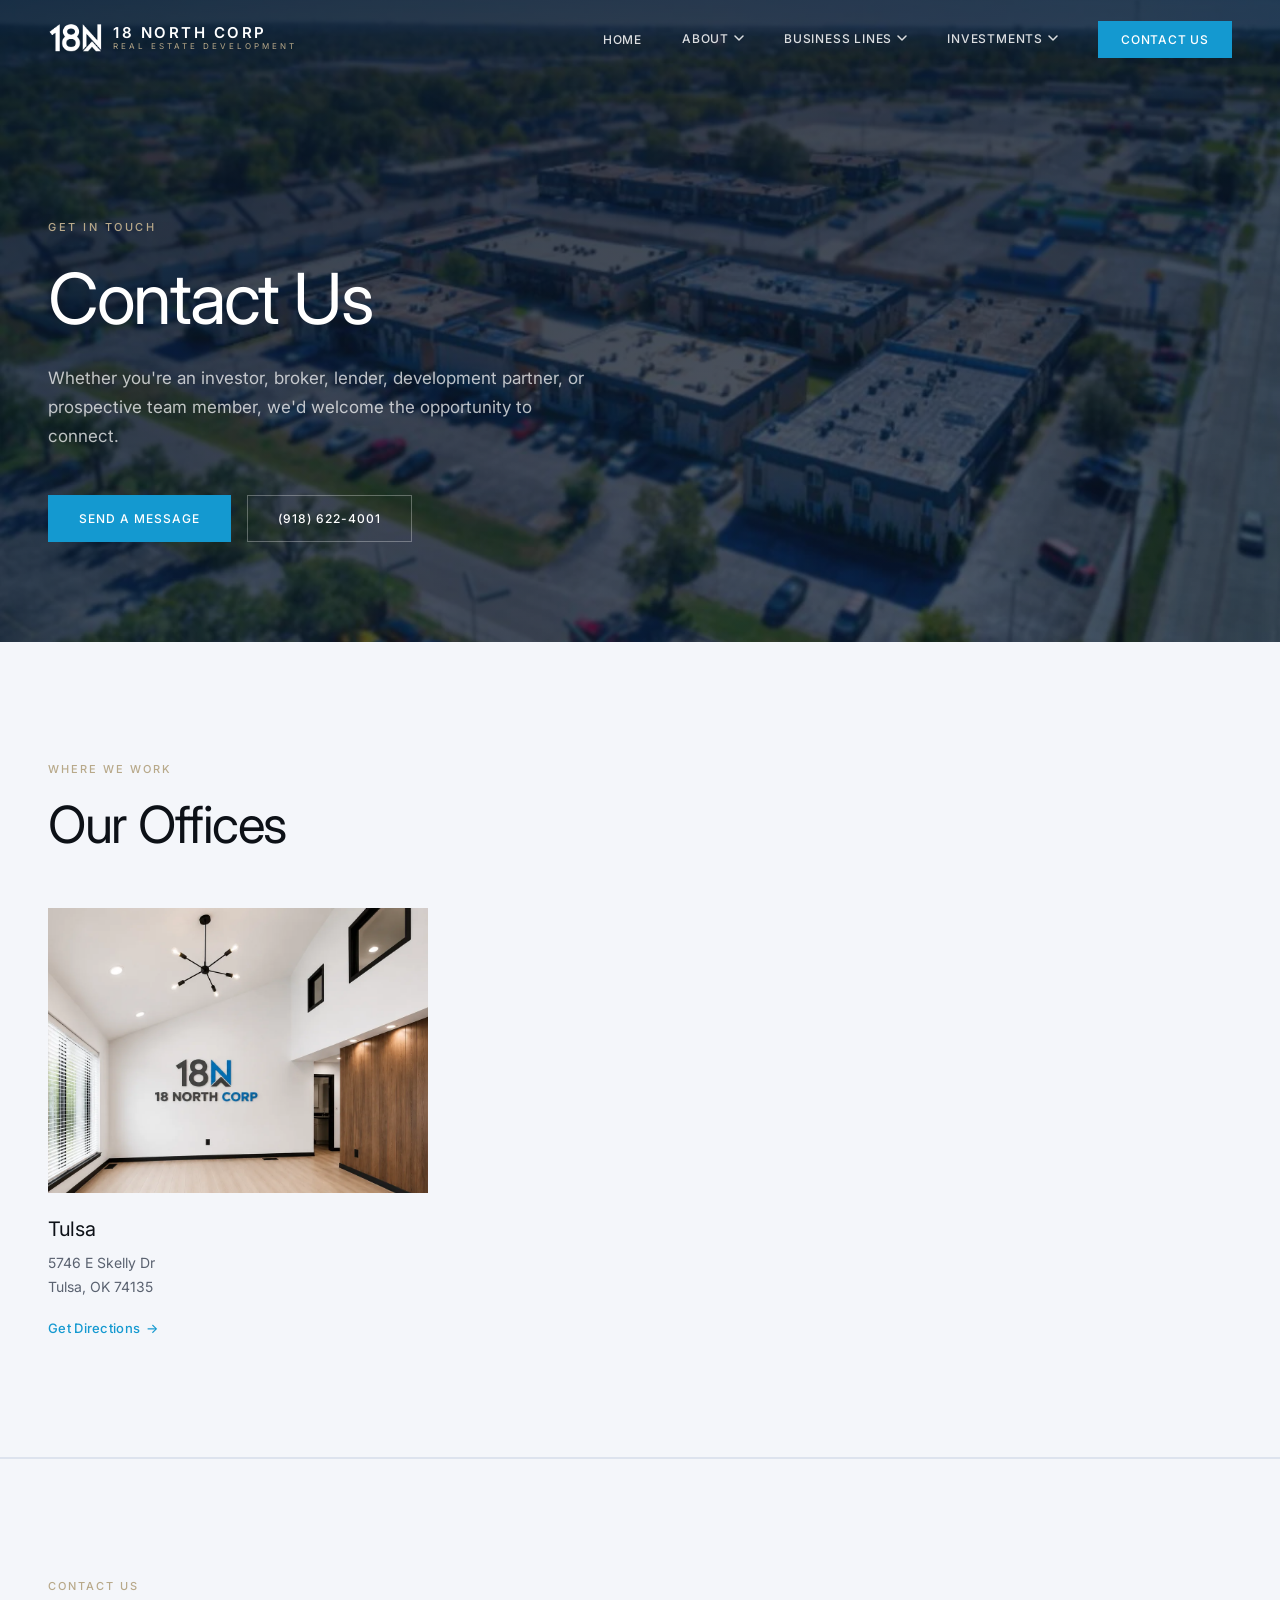
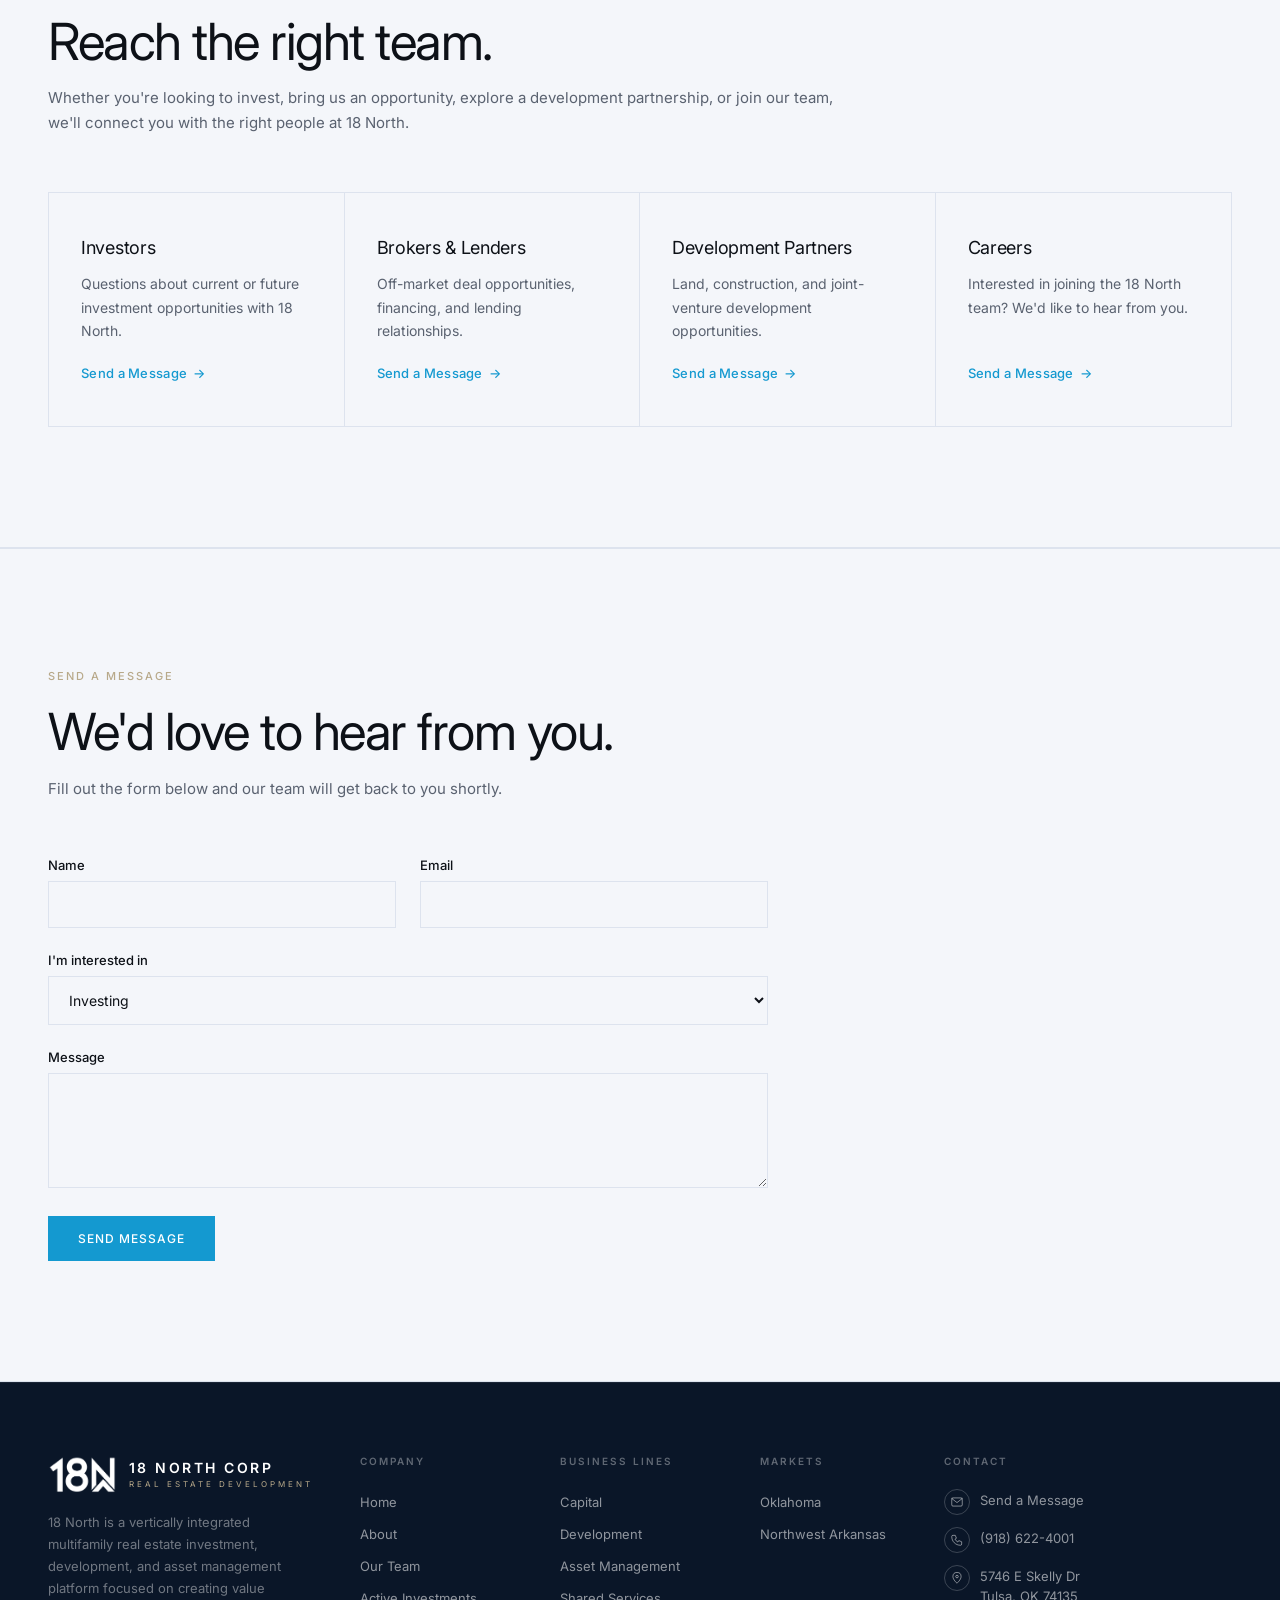
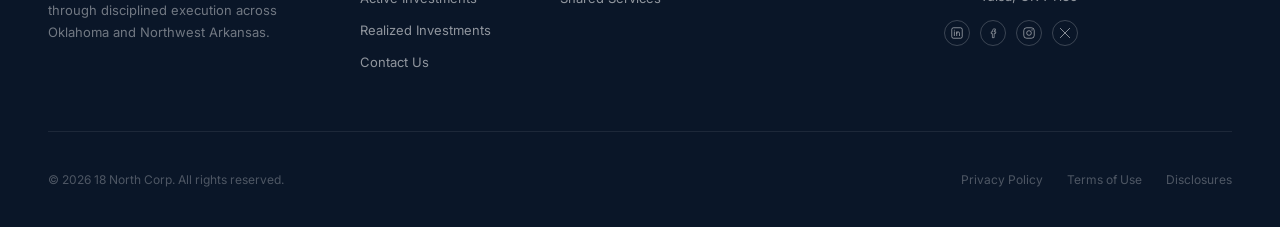
<file: contact.html>
<!DOCTYPE html>
<html lang="en">
<head>
  <meta charset="UTF-8" />
  <meta name="viewport" content="width=device-width, initial-scale=1.0" />
  <title>Contact Us | 18 North Corp</title>
  <meta name="description" content="Get in touch with 18 North. Reach out to the right team for investments, partnerships, or careers." />
  <link rel="canonical" href="https://18northcorp.com/contact.html" />
  <meta name="theme-color" content="#0A1628" />
  <meta property="og:type" content="website" />
  <meta property="og:site_name" content="18 North Corp" />
  <meta property="og:title" content="Contact Us | 18 North Corp" />
  <meta property="og:description" content="Get in touch with 18 North. Reach out to the right team for investments, partnerships, or careers." />
  <meta property="og:url" content="https://18northcorp.com/contact.html" />
  <meta property="og:image" content="https://18northcorp.com/media/images/Autumn%20Ridge%20Aerial%20Focused.webp" />
  <meta name="twitter:card" content="summary_large_image" />
  <meta name="twitter:title" content="Contact Us | 18 North Corp" />
  <meta name="twitter:description" content="Get in touch with 18 North. Reach out to the right team for investments, partnerships, or careers." />
  <meta name="twitter:image" content="https://18northcorp.com/media/images/Autumn%20Ridge%20Aerial%20Focused.webp" />
  <link rel="icon" type="image/png" href="media/images/Favicon-18North-Corp.png" />
  <link rel="apple-touch-icon" href="media/images/Favicon-18North-Corp.png" />
  <link rel="preconnect" href="https://fonts.googleapis.com" />
  <link rel="preconnect" href="https://fonts.gstatic.com" crossorigin />
  <link href="https://fonts.googleapis.com/css2?family=Inter:wght@300;400;500;600&display=swap" rel="stylesheet" />
  <link rel="stylesheet" href="style.css" />
  <script type="application/ld+json">
  {
    "@context": "https://schema.org",
    "@graph": [
      {
        "@type": "LocalBusiness",
        "@id": "https://18northcorp.com/#localbusiness",
        "name": "18 North Corp",
        "url": "https://18northcorp.com/contact.html",
        "email": "info@18northcorp.com",
        "telephone": "+1-918-622-4001",
        "address": {
          "@type": "PostalAddress",
          "streetAddress": "5746 E Skelly Dr",
          "addressLocality": "Tulsa",
          "addressRegion": "OK",
          "postalCode": "74135",
          "addressCountry": "US"
        }
      },
      {
        "@type": "BreadcrumbList",
        "itemListElement": [
          { "@type": "ListItem", "position": 1, "name": "Home", "item": "https://18northcorp.com/" },
          { "@type": "ListItem", "position": 2, "name": "Contact Us", "item": "https://18northcorp.com/contact.html" }
        ]
      }
    ]
  }
  </script>
</head>
<body>

<!-- ===== NAVIGATION ===== -->
<header class="nav" id="nav">
  <div class="nav__inner">
    <a href="index.html" class="nav__logo">
      <img
        class="nav__logo-icon"
        src="media/images/18%20North%20Corp%20Logo%20-%20Icon%20Only.webp"
        alt="18 North Corp icon"
        width="36"
        height="36"
      />
      <div class="nav__logo-text">
        <span class="nav__logo-main">18 North Corp</span>
        <span class="nav__logo-sub">Real Estate Development</span>
      </div>
    </a>
    <nav aria-label="Primary">
      <ul class="nav__links">
        <li><a href="index.html">Home</a></li>
        <li class="nav__dropdown-wrap">
          <button class="nav__dropdown-trigger" aria-expanded="false" aria-haspopup="true">
            About <svg class="nav__chevron" width="10" height="6" viewBox="0 0 10 6" fill="none" aria-hidden="true"><path d="M1 1l4 4 4-4" stroke="currentColor" stroke-width="1.5" stroke-linecap="round" stroke-linejoin="round"/></svg>
          </button>
          <ul class="nav__dropdown" role="menu">
            <li role="none"><a href="about.html" role="menuitem">About Us</a></li>
            <li role="none"><a href="our-team.html" role="menuitem">Our Team</a></li>
          </ul>
        </li>
        <li class="nav__dropdown-wrap">
          <button class="nav__dropdown-trigger" aria-expanded="false" aria-haspopup="true">
            Business Lines <svg class="nav__chevron" width="10" height="6" viewBox="0 0 10 6" fill="none" aria-hidden="true"><path d="M1 1l4 4 4-4" stroke="currentColor" stroke-width="1.5" stroke-linecap="round" stroke-linejoin="round"/></svg>
          </button>
          <ul class="nav__dropdown" role="menu">
            <li role="none"><a href="18-north-capital.html" role="menuitem">Capital</a></li>
            <li role="none"><a href="18-north-development-corporation.html" role="menuitem">Development</a></li>
            <li role="none"><a href="18-north-asset-management.html" role="menuitem">Asset Management</a></li>
            <li role="none"><a href="18-north-shared-services.html" role="menuitem">Shared Services</a></li>
          </ul>
        </li>
        <li class="nav__dropdown-wrap">
          <button class="nav__dropdown-trigger" aria-expanded="false" aria-haspopup="true">
            Investments <svg class="nav__chevron" width="10" height="6" viewBox="0 0 10 6" fill="none" aria-hidden="true"><path d="M1 1l4 4 4-4" stroke="currentColor" stroke-width="1.5" stroke-linecap="round" stroke-linejoin="round"/></svg>
          </button>
          <ul class="nav__dropdown" role="menu">
            <li role="none"><a href="active-projects.html" role="menuitem">Active Investments</a></li>
            <li role="none"><a href="completed-projects.html" role="menuitem">Realized Investments</a></li>
          </ul>
        </li>
        <li><a href="contact.html" class="nav__cta" aria-current="page">Contact Us</a></li>
      </ul>
    </nav>
    <button class="nav__menu-toggle" aria-label="Open menu" aria-expanded="false" aria-controls="nav-mobile">
      <span></span><span></span><span></span>
    </button>
  </div>
  <div class="nav__mobile" id="nav-mobile">
    <ul class="nav__mobile-links">
      <li><a href="index.html">Home</a></li>
      <li><a href="about.html">About Us</a></li>
      <li><a href="our-team.html">Our Team</a></li>
      <li><a href="index.html#platform">Business Lines</a></li>
      <li><a href="active-projects.html">Investments</a></li>
      <li><a href="contact.html" class="nav__mobile-cta">Contact Us</a></li>
    </ul>
  </div>
</header>

<!-- ===== HERO ===== -->
<section class="hero hero--page" id="hero">
  <img
    class="hero__bg-image"
    src="media/images/Autumn%20Ridge%20Aerial%20Focused.webp"
    alt="Aerial view of Autumn Ridge Apartments"
  />
  <div class="hero__overlay" aria-hidden="true"></div>
  <div class="hero__content">
    <span class="hero__eyebrow">Get in Touch</span>
    <h1 class="hero__headline">Contact Us</h1>
    <p class="hero__sub">Whether you're an investor, broker, lender, development partner, or prospective team member, we'd welcome the opportunity to connect.</p>
    <div class="hero__ctas">
      <a href="#contact-form" class="btn-primary">Send a Message</a>
      <a href="tel:+19186224001" class="btn-outline-white">(918) 622-4001</a>
    </div>
  </div>
</section>

<!-- ===== OUR OFFICES ===== -->
<section class="project-group project-group--off" aria-labelledby="offices-heading">
  <div class="container">
    <div class="project-group__header fade-up">
      <span class="label">Where We Work</span>
      <h2 class="section-heading" id="offices-heading">Our Offices</h2>
    </div>
    <div class="office-grid office-grid--single" data-stagger>
      <div class="office-card fade-up">
        <div class="office-card__photo"><img src="media/images/18%20North%20Tulsa%20Office.webp" alt="18 North Corp Tulsa office interior" loading="lazy" /></div>
        <h3 class="office-card__city">Tulsa</h3>
        <p class="office-card__address">5746 E Skelly Dr<br />Tulsa, OK 74135</p>
        <a href="https://www.google.com/maps/search/?api=1&amp;query=5746%20E%20Skelly%20Dr%2C%20Tulsa%2C%20OK%2074135" target="_blank" rel="noopener" class="arrow-link">Get Directions <span>→</span></a>
      </div>
    </div>
  </div>
</section>

<!-- ===== REACH THE RIGHT TEAM ===== -->
<section class="overview overview--off" aria-labelledby="reach-heading">
  <div class="container">
    <div class="platform__header fade-up" style="margin-bottom:56px;">
      <div>
        <span class="label">Contact Us</span>
        <h2 class="section-heading platform__heading" id="reach-heading">Reach the right team.</h2>
        <p class="platform__subtext">Whether you're looking to invest, bring us an opportunity, explore a development partnership, or join our team, we'll connect you with the right people at 18 North.</p>
      </div>
    </div>
    <div class="contact-grid" data-stagger>
      <div class="contact-card fade-up">
        <h3 class="contact-card__title">Investors</h3>
        <p class="contact-card__desc">Questions about current or future investment opportunities with 18 North.</p>
        <a href="#contact-form" class="arrow-link">Send a Message <span>→</span></a>
      </div>
      <div class="contact-card fade-up">
        <h3 class="contact-card__title">Brokers &amp; Lenders</h3>
        <p class="contact-card__desc">Off-market deal opportunities, financing, and lending relationships.</p>
        <a href="#contact-form" class="arrow-link">Send a Message <span>→</span></a>
      </div>
      <div class="contact-card fade-up">
        <h3 class="contact-card__title">Development Partners</h3>
        <p class="contact-card__desc">Land, construction, and joint-venture development opportunities.</p>
        <a href="#contact-form" class="arrow-link">Send a Message <span>→</span></a>
      </div>
      <div class="contact-card fade-up">
        <h3 class="contact-card__title">Careers</h3>
        <p class="contact-card__desc">Interested in joining the 18 North team? We'd like to hear from you.</p>
        <a href="#contact-form" class="arrow-link">Send a Message <span>→</span></a>
      </div>
    </div>
  </div>
</section>

<!-- ===== SEND A MESSAGE ===== -->
<!-- TODO: wire up submission (Supabase webhook) — currently a non-functional placeholder -->
<section class="overview overview--off" id="contact-form" aria-labelledby="form-heading">
  <div class="container">
    <div class="platform__header fade-up" style="margin-bottom:56px;">
      <div>
        <span class="label">Send a Message</span>
        <h2 class="section-heading platform__heading" id="form-heading">We'd love to hear from you.</h2>
        <p class="platform__subtext">Fill out the form below and our team will get back to you shortly.</p>
      </div>
    </div>
    <form class="contact-form fade-up" onsubmit="event.preventDefault();">
      <div class="contact-form__row">
        <div class="contact-form__field">
          <label for="cf-name">Name</label>
          <input type="text" id="cf-name" name="name" autocomplete="name" required />
        </div>
        <div class="contact-form__field">
          <label for="cf-email">Email</label>
          <input type="email" id="cf-email" name="email" autocomplete="email" required />
        </div>
      </div>
      <div class="contact-form__field">
        <label for="cf-reason">I'm interested in</label>
        <select id="cf-reason" name="reason">
          <option>Investing</option>
          <option>Brokers &amp; Lenders</option>
          <option>Development Partnership</option>
          <option>Careers</option>
          <option>Other</option>
        </select>
      </div>
      <div class="contact-form__field">
        <label for="cf-message">Message</label>
        <textarea id="cf-message" name="message" rows="5" required></textarea>
      </div>
      <button type="submit" class="btn-primary">Send Message</button>
    </form>
  </div>
</section>

<!-- ===== FOOTER ===== -->
<footer class="footer" aria-label="Site footer">
  <div class="container">
    <div class="footer__top">
      <div>
        <a href="index.html" class="footer__brand">
          <img
            class="footer__brand-icon"
            src="media/images/18%20North%20Corp%20Logo%20-%20Icon%20Only.webp"
            alt="18 North Corp"
            width="40"
            height="40"
          />
          <div>
            <div class="footer__brand-name">18 North Corp</div>
            <div class="footer__brand-sub">Real Estate Development</div>
          </div>
        </a>
        <p class="footer__tagline">18 North is a vertically integrated multifamily real estate investment, development, and asset management platform focused on creating value through disciplined execution across Oklahoma and Northwest Arkansas.</p>
      </div>
      <div>
        <div class="footer__col-title">Company</div>
        <ul class="footer__links">
          <li><a href="index.html">Home</a></li>
          <li><a href="about.html">About</a></li>
          <li><a href="our-team.html">Our Team</a></li>
          <li><a href="active-projects.html">Active Investments</a></li>
          <li><a href="completed-projects.html">Realized Investments</a></li>
          <li><a href="contact.html" aria-current="page">Contact Us</a></li>
        </ul>
      </div>
      <div>
        <div class="footer__col-title">Business Lines</div>
        <ul class="footer__links">
          <li><a href="18-north-capital.html">Capital</a></li>
          <li><a href="18-north-development-corporation.html">Development</a></li>
          <li><a href="18-north-asset-management.html">Asset Management</a></li>
          <li><a href="18-north-shared-services.html">Shared Services</a></li>
        </ul>
      </div>
      <div>
        <div class="footer__col-title">Markets</div>
        <ul class="footer__links">
          <li><a href="index.html#investments">Oklahoma</a></li>
          <li><a href="index.html#investments">Northwest Arkansas</a></li>
        </ul>
      </div>
      <div>
        <div class="footer__col-title">Contact</div>
        <ul class="footer__contact">
          <li>
            <span class="footer__contact-icon" aria-hidden="true"><svg width="14" height="14" viewBox="0 0 24 24" fill="none"><rect x="3" y="5" width="18" height="14" rx="2" stroke="currentColor" stroke-width="1.5"/><path d="M3 6l9 7 9-7" stroke="currentColor" stroke-width="1.5" stroke-linecap="round" stroke-linejoin="round"/></svg></span>
            <a href="contact.html#contact-form">Send a Message</a>
          </li>
          <li>
            <span class="footer__contact-icon" aria-hidden="true"><svg width="14" height="14" viewBox="0 0 24 24" fill="none"><path d="M5 4h4l2 5-2.5 1.5a11 11 0 0 0 5 5L15 13l5 2v4a2 2 0 0 1-2 2C9.5 21 3 14.5 3 6a2 2 0 0 1 2-2z" stroke="currentColor" stroke-width="1.5" stroke-linejoin="round"/></svg></span>
            <a href="tel:+19186224001">(918) 622-4001</a>
          </li>
          <li>
            <span class="footer__contact-icon" aria-hidden="true"><svg width="14" height="14" viewBox="0 0 24 24" fill="none"><path d="M12 21s7-6.1 7-11.5A7 7 0 0 0 5 9.5C5 14.9 12 21 12 21z" stroke="currentColor" stroke-width="1.5" stroke-linejoin="round"/><circle cx="12" cy="9.5" r="2.2" stroke="currentColor" stroke-width="1.5"/></svg></span>
            <span>5746 E Skelly Dr<br />Tulsa, OK 74135</span>
          </li>
          <li>
            <div class="footer__social">
              <a class="footer__social-icon" href="https://www.linkedin.com/company/18-north-corporation/" target="_blank" rel="noopener" aria-label="LinkedIn"><svg width="14" height="14" viewBox="0 0 24 24" fill="none"><rect x="3" y="3" width="18" height="18" rx="3" stroke="currentColor" stroke-width="1.5"/><path d="M7.5 10v6.5M7.5 7.2v.1M11.5 16.5V10M11.5 12.5c0-1.4 1-2.5 2.5-2.5s2.3 1.1 2.3 2.5v4" stroke="currentColor" stroke-width="1.5" stroke-linecap="round"/></svg></a>
              <span class="footer__social-icon" aria-label="Facebook"><svg width="14" height="14" viewBox="0 0 24 24" fill="none"><path d="M14 8h2V5h-2c-1.7 0-3 1.3-3 3v2H9v3h2v7h3v-7h2.2l.8-3H14V8z" stroke="currentColor" stroke-width="1.3" stroke-linejoin="round"/></svg></span>
              <span class="footer__social-icon" aria-label="Instagram"><svg width="14" height="14" viewBox="0 0 24 24" fill="none"><rect x="3" y="3" width="18" height="18" rx="5" stroke="currentColor" stroke-width="1.5"/><circle cx="12" cy="12" r="4" stroke="currentColor" stroke-width="1.5"/><circle cx="17.2" cy="6.8" r="1.1" fill="currentColor"/></svg></span>
              <span class="footer__social-icon" aria-label="X (Twitter)"><svg width="14" height="14" viewBox="0 0 24 24" fill="none"><path d="M4 4l16 16M20 4L4 20" stroke="currentColor" stroke-width="1.6" stroke-linecap="round"/></svg></span>
            </div>
          </li>
        </ul>
      </div>
    </div>
    <div class="footer__bottom">
      <span class="footer__copy">&copy; 2026 18 North Corp. All rights reserved.</span>
      <div class="footer__legal">
        <a href="#">Privacy Policy</a>
        <a href="#">Terms of Use</a>
        <a href="#">Disclosures</a>
      </div>
    </div>
  </div>
</footer>

<script src="main.js"></script>
</body>
</html>
</file>
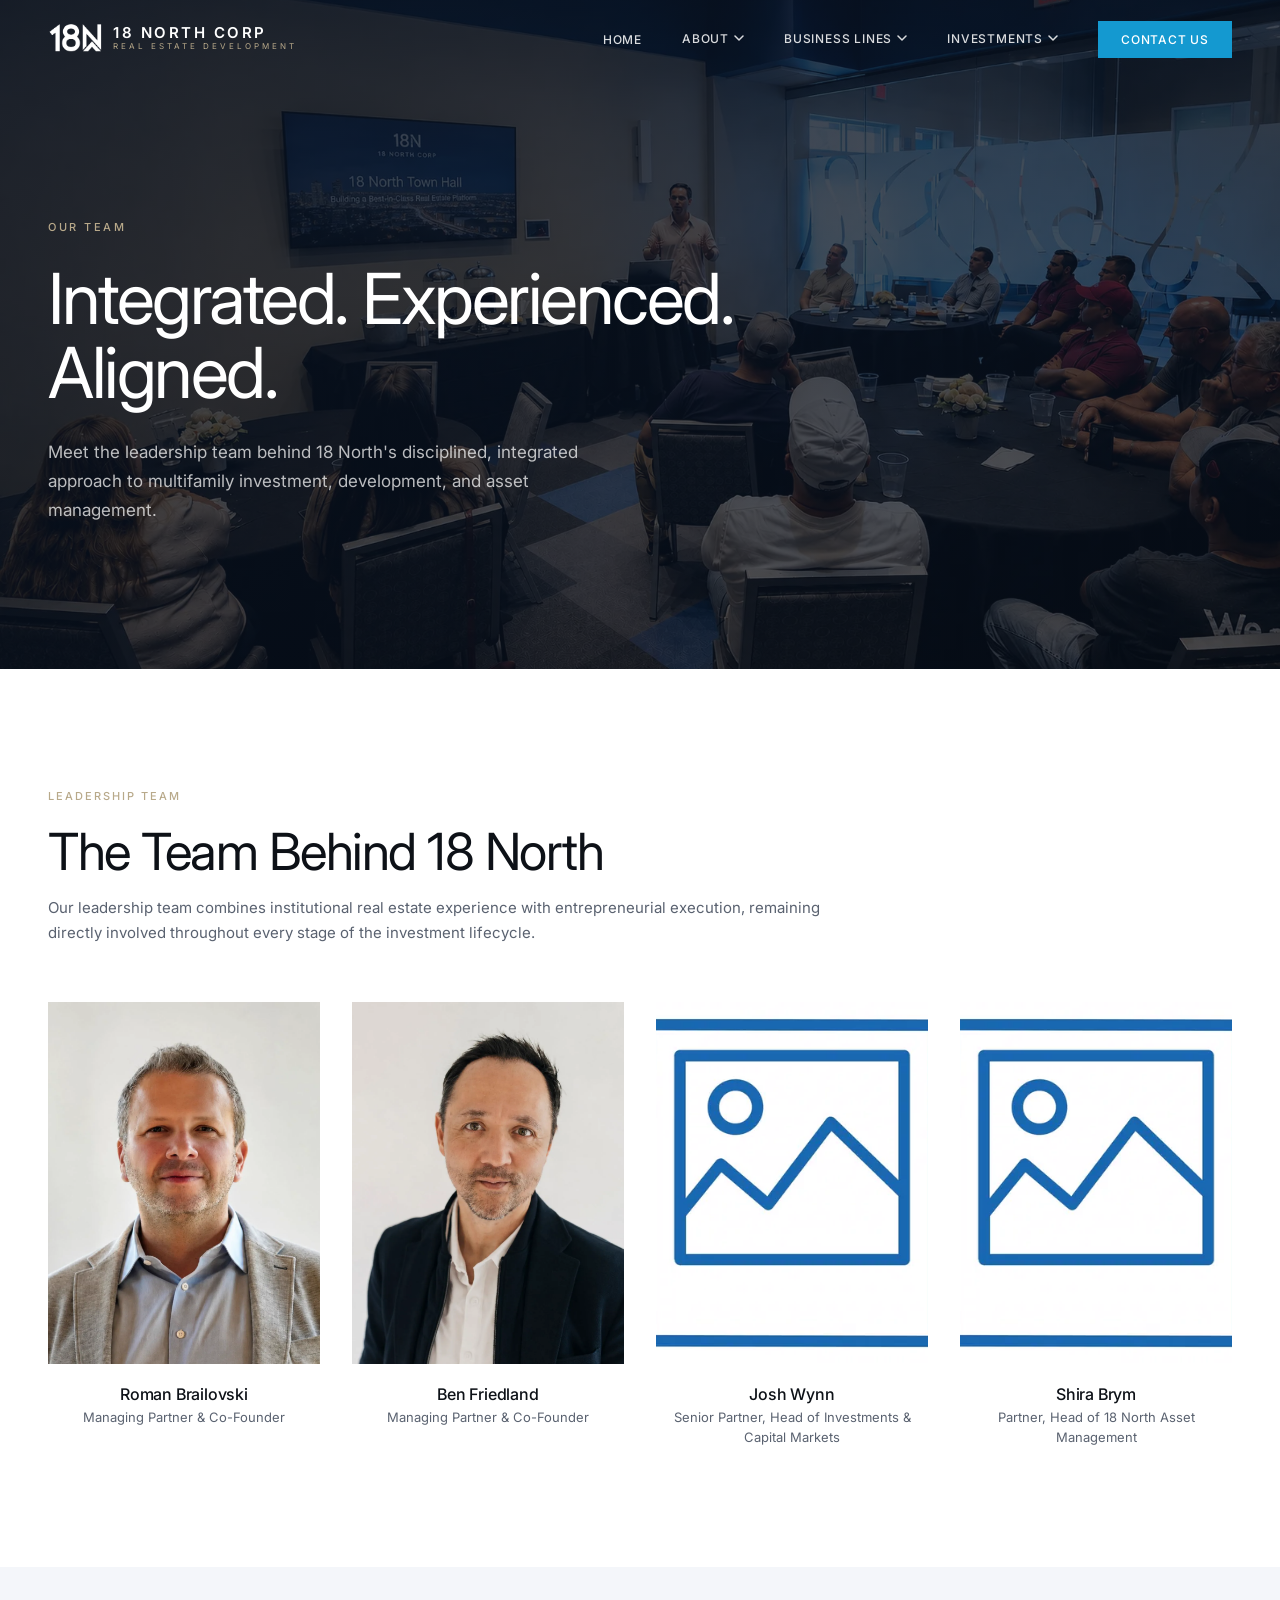
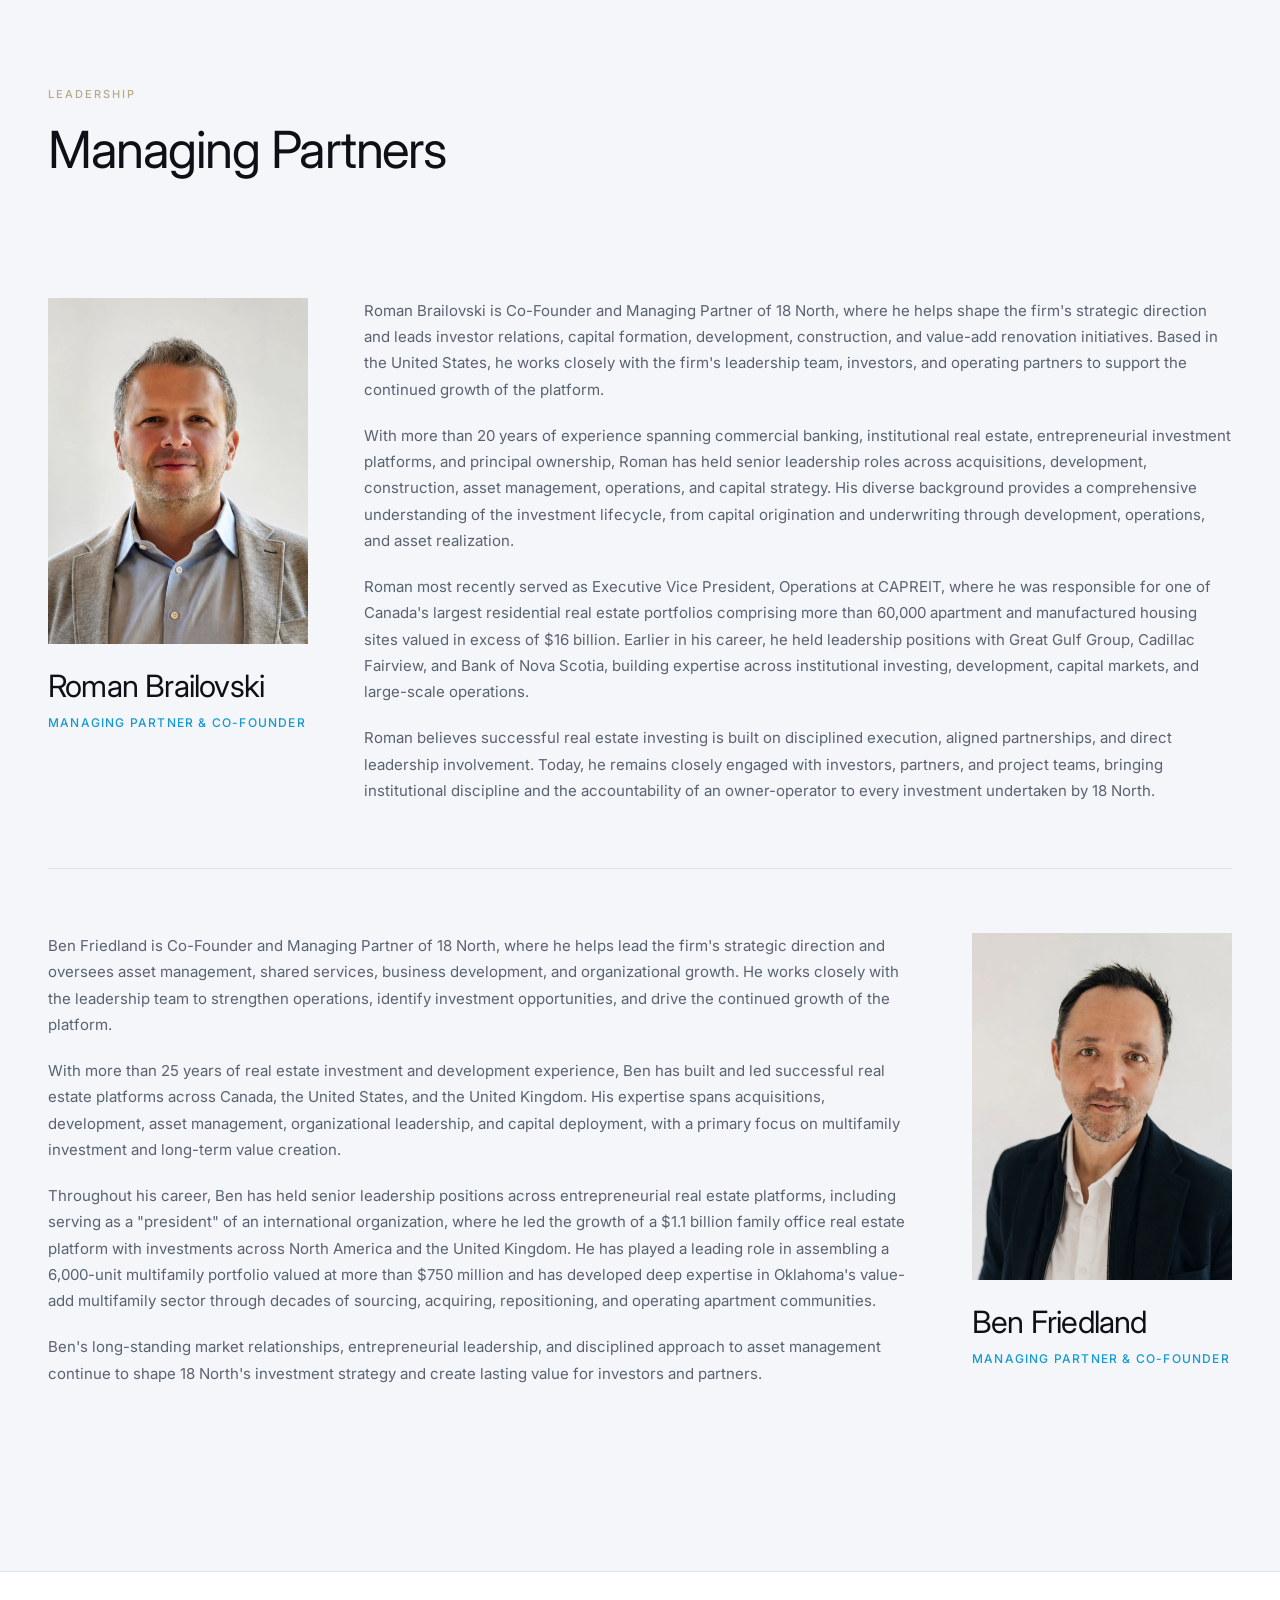
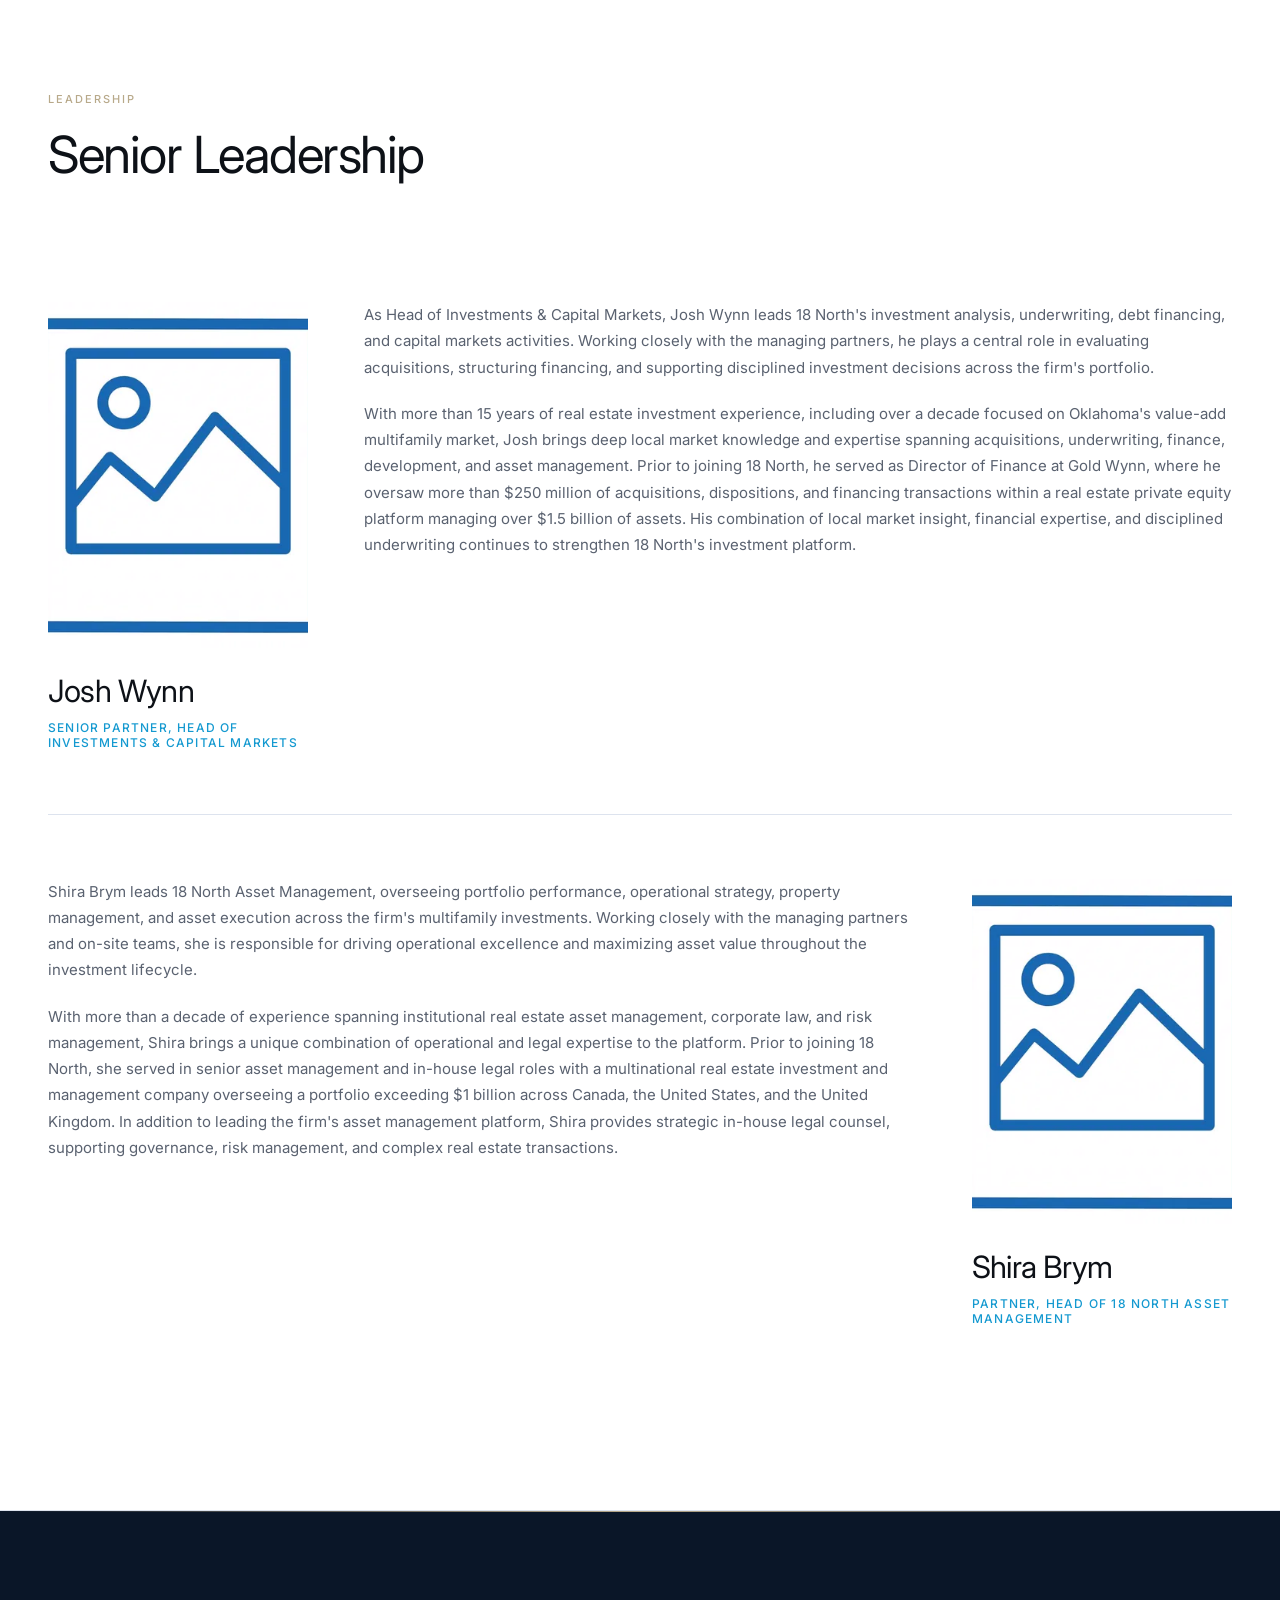
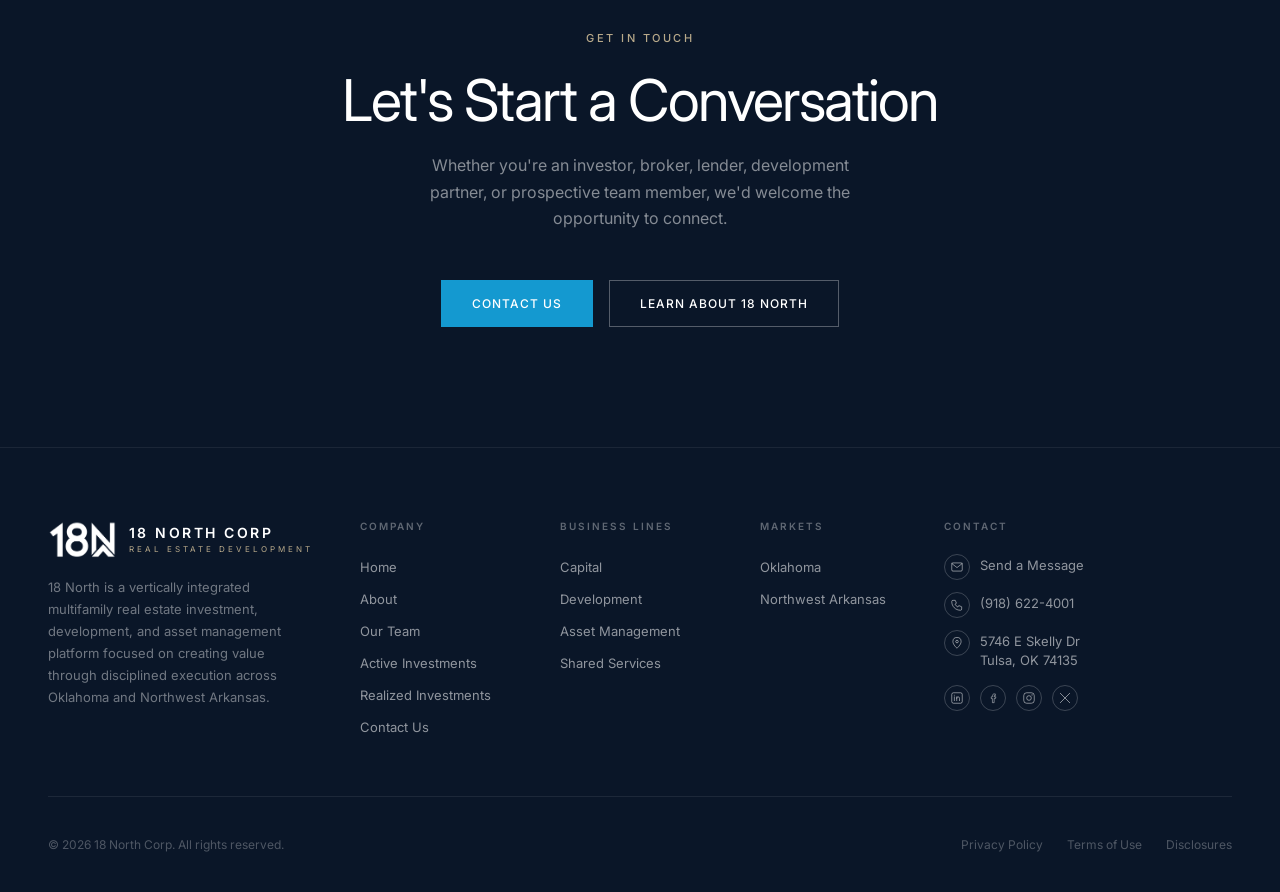
<file: our-team.html>
<!DOCTYPE html>
<html lang="en">
<head>
  <meta charset="UTF-8" />
  <meta name="viewport" content="width=device-width, initial-scale=1.0" />
  <title>Our Team | 18 North Corp</title>
  <meta name="description" content="Meet the leadership team behind 18 North — integrated, experienced, and aligned across every stage of the investment lifecycle." />
  <link rel="canonical" href="https://18northcorp.com/our-team.html" />
  <meta name="theme-color" content="#0A1628" />
  <meta property="og:type" content="website" />
  <meta property="og:site_name" content="18 North Corp" />
  <meta property="og:title" content="Our Team | 18 North Corp" />
  <meta property="og:description" content="Meet the leadership team behind 18 North — integrated, experienced, and aligned across every stage of the investment lifecycle." />
  <meta property="og:url" content="https://18northcorp.com/our-team.html" />
  <meta property="og:image" content="https://18northcorp.com/media/images/Townhall.webp" />
  <meta name="twitter:card" content="summary_large_image" />
  <meta name="twitter:title" content="Our Team | 18 North Corp" />
  <meta name="twitter:description" content="Meet the leadership team behind 18 North — integrated, experienced, and aligned across every stage of the investment lifecycle." />
  <meta name="twitter:image" content="https://18northcorp.com/media/images/Townhall.webp" />
  <link rel="icon" type="image/png" href="media/images/Favicon-18North-Corp.png" />
  <link rel="apple-touch-icon" href="media/images/Favicon-18North-Corp.png" />
  <link rel="preconnect" href="https://fonts.googleapis.com" />
  <link rel="preconnect" href="https://fonts.gstatic.com" crossorigin />
  <link href="https://fonts.googleapis.com/css2?family=Inter:wght@300;400;500;600&display=swap" rel="stylesheet" />
  <link rel="stylesheet" href="style.css" />
  <script type="application/ld+json">
  {
    "@context": "https://schema.org",
    "@type": "BreadcrumbList",
    "itemListElement": [
      { "@type": "ListItem", "position": 1, "name": "Home", "item": "https://18northcorp.com/" },
      { "@type": "ListItem", "position": 2, "name": "About", "item": "https://18northcorp.com/about.html" },
      { "@type": "ListItem", "position": 3, "name": "Our Team", "item": "https://18northcorp.com/our-team.html" }
    ]
  }
  </script>
</head>
<body>

<!-- ===== NAVIGATION ===== -->
<header class="nav" id="nav">
  <div class="nav__inner">
    <a href="index.html" class="nav__logo">
      <img
        class="nav__logo-icon"
        src="media/images/18%20North%20Corp%20Logo%20-%20Icon%20Only.webp"
        alt="18 North Corp icon"
        width="36"
        height="36"
      />
      <div class="nav__logo-text">
        <span class="nav__logo-main">18 North Corp</span>
        <span class="nav__logo-sub">Real Estate Development</span>
      </div>
    </a>
    <nav aria-label="Primary">
      <ul class="nav__links">
        <li><a href="index.html">Home</a></li>
        <li class="nav__dropdown-wrap">
          <button class="nav__dropdown-trigger" aria-expanded="false" aria-haspopup="true">
            About <svg class="nav__chevron" width="10" height="6" viewBox="0 0 10 6" fill="none" aria-hidden="true"><path d="M1 1l4 4 4-4" stroke="currentColor" stroke-width="1.5" stroke-linecap="round" stroke-linejoin="round"/></svg>
          </button>
          <ul class="nav__dropdown" role="menu">
            <li role="none"><a href="about.html" role="menuitem">About Us</a></li>
            <li role="none"><a href="our-team.html" role="menuitem" aria-current="page">Our Team</a></li>
          </ul>
        </li>
        <li class="nav__dropdown-wrap">
          <button class="nav__dropdown-trigger" aria-expanded="false" aria-haspopup="true">
            Business Lines <svg class="nav__chevron" width="10" height="6" viewBox="0 0 10 6" fill="none" aria-hidden="true"><path d="M1 1l4 4 4-4" stroke="currentColor" stroke-width="1.5" stroke-linecap="round" stroke-linejoin="round"/></svg>
          </button>
          <ul class="nav__dropdown" role="menu">
            <li role="none"><a href="18-north-capital.html" role="menuitem">Capital</a></li>
            <li role="none"><a href="18-north-development-corporation.html" role="menuitem">Development</a></li>
            <li role="none"><a href="18-north-asset-management.html" role="menuitem">Asset Management</a></li>
            <li role="none"><a href="18-north-shared-services.html" role="menuitem">Shared Services</a></li>
          </ul>
        </li>
        <li class="nav__dropdown-wrap">
          <button class="nav__dropdown-trigger" aria-expanded="false" aria-haspopup="true">
            Investments <svg class="nav__chevron" width="10" height="6" viewBox="0 0 10 6" fill="none" aria-hidden="true"><path d="M1 1l4 4 4-4" stroke="currentColor" stroke-width="1.5" stroke-linecap="round" stroke-linejoin="round"/></svg>
          </button>
          <ul class="nav__dropdown" role="menu">
            <li role="none"><a href="active-projects.html" role="menuitem">Active Investments</a></li>
            <li role="none"><a href="completed-projects.html" role="menuitem">Realized Investments</a></li>
          </ul>
        </li>
        <li><a href="contact.html" class="nav__cta">Contact Us</a></li>
      </ul>
    </nav>
    <button class="nav__menu-toggle" aria-label="Open menu" aria-expanded="false" aria-controls="nav-mobile">
      <span></span><span></span><span></span>
    </button>
  </div>
  <div class="nav__mobile" id="nav-mobile">
    <ul class="nav__mobile-links">
      <li><a href="index.html">Home</a></li>
      <li><a href="about.html">About Us</a></li>
      <li><a href="our-team.html">Our Team</a></li>
      <li><a href="index.html#platform">Business Lines</a></li>
      <li><a href="active-projects.html">Investments</a></li>
      <li><a href="contact.html" class="nav__mobile-cta">Contact Us</a></li>
    </ul>
  </div>
</header>

<!-- ===== HERO ===== -->
<section class="hero hero--page" id="hero">
  <img
    class="hero__bg-image"
    src="media/images/Townhall.webp"
    alt="18 North town hall community event"
  />
  <div class="hero__overlay" aria-hidden="true"></div>
  <div class="hero__content">
    <span class="hero__eyebrow">Our Team</span>
    <h1 class="hero__headline">Integrated. Experienced. Aligned.</h1>
    <p class="hero__sub">Meet the leadership team behind 18 North's disciplined, integrated approach to multifamily investment, development, and asset management.</p>
  </div>
</section>

<!-- ===== LEADERSHIP TEAM OVERVIEW ===== -->
<section class="overview" id="team" aria-labelledby="team-heading">
  <div class="container">
    <div class="platform__header fade-up" style="margin-bottom:56px;">
      <div>
        <span class="label" id="team-heading">Leadership Team</span>
        <h2 class="section-heading platform__heading">The Team Behind 18 North</h2>
        <p class="platform__subtext">Our leadership team combines institutional real estate experience with entrepreneurial execution, remaining directly involved throughout every stage of the investment lifecycle.</p>
      </div>
    </div>

    <div class="team-grid team-grid--four" data-stagger>
      <a href="#roman-brailovski" class="team-card fade-up">
        <div class="team-card__photo"><img src="media/images/Roman%20Brailovski.webp" alt="Roman Brailovski" loading="lazy" /></div>
        <div class="team-card__name">Roman Brailovski</div>
        <div class="team-card__title">Managing Partner &amp; Co-Founder</div>
      </a>
      <a href="#ben-friedland" class="team-card fade-up">
        <div class="team-card__photo"><img src="media/images/Ben%20Friedland.webp" alt="Ben Friedland" loading="lazy" /></div>
        <div class="team-card__name">Ben Friedland</div>
        <div class="team-card__title">Managing Partner &amp; Co-Founder</div>
      </a>
      <a href="#josh-wynn" class="team-card fade-up">
        <div class="team-card__photo"><img src="media/images/Image%20Placeholder.webp" alt="Image placeholder — photo pending" loading="lazy" /></div>
        <div class="team-card__name">Josh Wynn</div>
        <div class="team-card__title">Senior Partner, Head of Investments &amp; Capital Markets</div>
      </a>
      <a href="#shira-brym" class="team-card fade-up">
        <div class="team-card__photo"><img src="media/images/Image%20Placeholder.webp" alt="Image placeholder — photo pending" loading="lazy" /></div>
        <div class="team-card__name">Shira Brym</div>
        <div class="team-card__title">Partner, Head of 18 North Asset Management</div>
      </a>
    </div>
  </div>
</section>

<!-- ===== MANAGING PARTNERS ===== -->
<section class="project-group project-group--off" aria-labelledby="managing-partners-heading">
  <div class="container">
    <div class="project-group__header fade-up">
      <span class="label">Leadership</span>
      <h2 class="section-heading" id="managing-partners-heading">Managing Partners</h2>
    </div>

    <!-- Roman Brailovski -->
    <article class="bio-profile fade-up" id="roman-brailovski">
      <div>
        <div class="bio-profile__photo"><img src="media/images/Roman%20Brailovski.webp" alt="Roman Brailovski" loading="lazy" /></div>
        <h3 class="bio-profile__name">Roman Brailovski</h3>
        <div class="bio-profile__title">Managing Partner &amp; Co-Founder</div>
      </div>
      <div class="bio-profile__points">
        <p class="bio-point__text">Roman Brailovski is Co-Founder and Managing Partner of 18 North, where he helps shape the firm's strategic direction and leads investor relations, capital formation, development, construction, and value-add renovation initiatives. Based in the United States, he works closely with the firm's leadership team, investors, and operating partners to support the continued growth of the platform.</p>
        <p class="bio-point__text">With more than 20 years of experience spanning commercial banking, institutional real estate, entrepreneurial investment platforms, and principal ownership, Roman has held senior leadership roles across acquisitions, development, construction, asset management, operations, and capital strategy. His diverse background provides a comprehensive understanding of the investment lifecycle, from capital origination and underwriting through development, operations, and asset realization.</p>
        <p class="bio-point__text">Roman most recently served as Executive Vice President, Operations at CAPREIT, where he was responsible for one of Canada's largest residential real estate portfolios comprising more than 60,000 apartment and manufactured housing sites valued in excess of $16 billion. Earlier in his career, he held leadership positions with Great Gulf Group, Cadillac Fairview, and Bank of Nova Scotia, building expertise across institutional investing, development, capital markets, and large-scale operations.</p>
        <p class="bio-point__text">Roman believes successful real estate investing is built on disciplined execution, aligned partnerships, and direct leadership involvement. Today, he remains closely engaged with investors, partners, and project teams, bringing institutional discipline and the accountability of an owner-operator to every investment undertaken by 18 North.</p>
      </div>
    </article>

    <!-- Ben Friedland -->
    <article class="bio-profile bio-profile--reverse fade-up" id="ben-friedland">
      <div>
        <div class="bio-profile__photo"><img src="media/images/Ben%20Friedland.webp" alt="Ben Friedland" loading="lazy" /></div>
        <h3 class="bio-profile__name">Ben Friedland</h3>
        <div class="bio-profile__title">Managing Partner &amp; Co-Founder</div>
      </div>
      <div class="bio-profile__points">
        <p class="bio-point__text">Ben Friedland is Co-Founder and Managing Partner of 18 North, where he helps lead the firm's strategic direction and oversees asset management, shared services, business development, and organizational growth. He works closely with the leadership team to strengthen operations, identify investment opportunities, and drive the continued growth of the platform.</p>
        <p class="bio-point__text">With more than 25 years of real estate investment and development experience, Ben has built and led successful real estate platforms across Canada, the United States, and the United Kingdom. His expertise spans acquisitions, development, asset management, organizational leadership, and capital deployment, with a primary focus on multifamily investment and long-term value creation.</p>
        <p class="bio-point__text">Throughout his career, Ben has held senior leadership positions across entrepreneurial real estate platforms, including serving as a "president" of an international organization, where he led the growth of a $1.1 billion family office real estate platform with investments across North America and the United Kingdom. He has played a leading role in assembling a 6,000-unit multifamily portfolio valued at more than $750 million and has developed deep expertise in Oklahoma's value-add multifamily sector through decades of sourcing, acquiring, repositioning, and operating apartment communities.</p>
        <p class="bio-point__text">Ben's long-standing market relationships, entrepreneurial leadership, and disciplined approach to asset management continue to shape 18 North's investment strategy and create lasting value for investors and partners.</p>
      </div>
    </article>
  </div>
</section>


<!-- ===== DEPARTMENT LEADERSHIP ===== -->
<section class="project-group" aria-labelledby="department-leadership-heading">
  <div class="container">
    <div class="project-group__header fade-up">
      <span class="label">Leadership</span>
      <h2 class="section-heading" id="department-leadership-heading">Senior Leadership</h2>
    </div>

    <!-- Josh Wynn -->
    <article class="bio-profile fade-up" id="josh-wynn">
      <div>
        <div class="bio-profile__photo"><img src="media/images/Image%20Placeholder.webp" alt="Image placeholder — photo pending" loading="lazy" /></div>
        <h3 class="bio-profile__name">Josh Wynn</h3>
        <div class="bio-profile__title">Senior Partner, Head of Investments &amp; Capital Markets</div>
      </div>
      <div class="bio-profile__points">
        <p class="bio-point__text">As Head of Investments &amp; Capital Markets, Josh Wynn leads 18 North's investment analysis, underwriting, debt financing, and capital markets activities. Working closely with the managing partners, he plays a central role in evaluating acquisitions, structuring financing, and supporting disciplined investment decisions across the firm's portfolio.</p>
        <p class="bio-point__text">With more than 15 years of real estate investment experience, including over a decade focused on Oklahoma's value-add multifamily market, Josh brings deep local market knowledge and expertise spanning acquisitions, underwriting, finance, development, and asset management. Prior to joining 18 North, he served as Director of Finance at Gold Wynn, where he oversaw more than $250 million of acquisitions, dispositions, and financing transactions within a real estate private equity platform managing over $1.5 billion of assets. His combination of local market insight, financial expertise, and disciplined underwriting continues to strengthen 18 North's investment platform.</p>
      </div>
    </article>

    <!-- Shira Brym -->
    <article class="bio-profile bio-profile--reverse fade-up" id="shira-brym">
      <div>
        <div class="bio-profile__photo"><img src="media/images/Image%20Placeholder.webp" alt="Image placeholder — photo pending" loading="lazy" /></div>
        <h3 class="bio-profile__name">Shira Brym</h3>
        <div class="bio-profile__title">Partner, Head of 18 North Asset Management</div>
      </div>
      <div class="bio-profile__points">
        <p class="bio-point__text">Shira Brym leads 18 North Asset Management, overseeing portfolio performance, operational strategy, property management, and asset execution across the firm's multifamily investments. Working closely with the managing partners and on-site teams, she is responsible for driving operational excellence and maximizing asset value throughout the investment lifecycle.</p>
        <p class="bio-point__text">With more than a decade of experience spanning institutional real estate asset management, corporate law, and risk management, Shira brings a unique combination of operational and legal expertise to the platform. Prior to joining 18 North, she served in senior asset management and in-house legal roles with a multinational real estate investment and management company overseeing a portfolio exceeding $1 billion across Canada, the United States, and the United Kingdom. In addition to leading the firm's asset management platform, Shira provides strategic in-house legal counsel, supporting governance, risk management, and complex real estate transactions.</p>
      </div>
    </article>

  </div>
</section>

<!-- ===== CTA STRIP ===== -->
<section class="cta-strip" id="contact" aria-labelledby="cta-heading">
  <div class="container">
    <span class="cta-strip__eyebrow">Get in Touch</span>
    <h2 class="cta-strip__heading" id="cta-heading">Let's Start a Conversation</h2>
    <p class="cta-strip__sub">Whether you're an investor, broker, lender, development partner, or prospective team member, we'd welcome the opportunity to connect.</p>
    <div class="cta-strip__btns">
      <a href="contact.html" class="btn-primary">Contact Us</a>
      <a href="about.html" class="btn-outline-white">Learn About 18 North</a>
    </div>
  </div>
</section>

<!-- ===== FOOTER ===== -->
<footer class="footer" aria-label="Site footer">
  <div class="container">
    <div class="footer__top">
      <div>
        <a href="index.html" class="footer__brand">
          <img
            class="footer__brand-icon"
            src="media/images/18%20North%20Corp%20Logo%20-%20Icon%20Only.webp"
            alt="18 North Corp"
            width="40"
            height="40"
          />
          <div>
            <div class="footer__brand-name">18 North Corp</div>
            <div class="footer__brand-sub">Real Estate Development</div>
          </div>
        </a>
        <p class="footer__tagline">18 North is a vertically integrated multifamily real estate investment, development, and asset management platform focused on creating value through disciplined execution across Oklahoma and Northwest Arkansas.</p>
      </div>
      <div>
        <div class="footer__col-title">Company</div>
        <ul class="footer__links">
          <li><a href="index.html">Home</a></li>
          <li><a href="about.html">About</a></li>
          <li><a href="our-team.html" aria-current="page">Our Team</a></li>
          <li><a href="active-projects.html">Active Investments</a></li>
          <li><a href="completed-projects.html">Realized Investments</a></li>
          <li><a href="contact.html">Contact Us</a></li>
        </ul>
      </div>
      <div>
        <div class="footer__col-title">Business Lines</div>
        <ul class="footer__links">
          <li><a href="18-north-capital.html">Capital</a></li>
          <li><a href="18-north-development-corporation.html">Development</a></li>
          <li><a href="18-north-asset-management.html">Asset Management</a></li>
          <li><a href="18-north-shared-services.html">Shared Services</a></li>
        </ul>
      </div>
      <div>
        <div class="footer__col-title">Markets</div>
        <ul class="footer__links">
          <li><a href="index.html#investments">Oklahoma</a></li>
          <li><a href="index.html#investments">Northwest Arkansas</a></li>
        </ul>
      </div>
      <div>
        <div class="footer__col-title">Contact</div>
        <ul class="footer__contact">
          <li>
            <span class="footer__contact-icon" aria-hidden="true"><svg width="14" height="14" viewBox="0 0 24 24" fill="none"><rect x="3" y="5" width="18" height="14" rx="2" stroke="currentColor" stroke-width="1.5"/><path d="M3 6l9 7 9-7" stroke="currentColor" stroke-width="1.5" stroke-linecap="round" stroke-linejoin="round"/></svg></span>
            <a href="contact.html#contact-form">Send a Message</a>
          </li>
          <li>
            <span class="footer__contact-icon" aria-hidden="true"><svg width="14" height="14" viewBox="0 0 24 24" fill="none"><path d="M5 4h4l2 5-2.5 1.5a11 11 0 0 0 5 5L15 13l5 2v4a2 2 0 0 1-2 2C9.5 21 3 14.5 3 6a2 2 0 0 1 2-2z" stroke="currentColor" stroke-width="1.5" stroke-linejoin="round"/></svg></span>
            <a href="tel:+19186224001">(918) 622-4001</a>
          </li>
          <li>
            <span class="footer__contact-icon" aria-hidden="true"><svg width="14" height="14" viewBox="0 0 24 24" fill="none"><path d="M12 21s7-6.1 7-11.5A7 7 0 0 0 5 9.5C5 14.9 12 21 12 21z" stroke="currentColor" stroke-width="1.5" stroke-linejoin="round"/><circle cx="12" cy="9.5" r="2.2" stroke="currentColor" stroke-width="1.5"/></svg></span>
            <span>5746 E Skelly Dr<br />Tulsa, OK 74135</span>
          </li>
          <li>
            <div class="footer__social">
              <a class="footer__social-icon" href="https://www.linkedin.com/company/18-north-corporation/" target="_blank" rel="noopener" aria-label="LinkedIn"><svg width="14" height="14" viewBox="0 0 24 24" fill="none"><rect x="3" y="3" width="18" height="18" rx="3" stroke="currentColor" stroke-width="1.5"/><path d="M7.5 10v6.5M7.5 7.2v.1M11.5 16.5V10M11.5 12.5c0-1.4 1-2.5 2.5-2.5s2.3 1.1 2.3 2.5v4" stroke="currentColor" stroke-width="1.5" stroke-linecap="round"/></svg></a>
              <span class="footer__social-icon" aria-label="Facebook"><svg width="14" height="14" viewBox="0 0 24 24" fill="none"><path d="M14 8h2V5h-2c-1.7 0-3 1.3-3 3v2H9v3h2v7h3v-7h2.2l.8-3H14V8z" stroke="currentColor" stroke-width="1.3" stroke-linejoin="round"/></svg></span>
              <span class="footer__social-icon" aria-label="Instagram"><svg width="14" height="14" viewBox="0 0 24 24" fill="none"><rect x="3" y="3" width="18" height="18" rx="5" stroke="currentColor" stroke-width="1.5"/><circle cx="12" cy="12" r="4" stroke="currentColor" stroke-width="1.5"/><circle cx="17.2" cy="6.8" r="1.1" fill="currentColor"/></svg></span>
              <span class="footer__social-icon" aria-label="X (Twitter)"><svg width="14" height="14" viewBox="0 0 24 24" fill="none"><path d="M4 4l16 16M20 4L4 20" stroke="currentColor" stroke-width="1.6" stroke-linecap="round"/></svg></span>
            </div>
          </li>
        </ul>
      </div>
    </div>
    <div class="footer__bottom">
      <span class="footer__copy">&copy; 2026 18 North Corp. All rights reserved.</span>
      <div class="footer__legal">
        <a href="#">Privacy Policy</a>
        <a href="#">Terms of Use</a>
        <a href="#">Disclosures</a>
      </div>
    </div>
  </div>
</footer>

<script src="main.js"></script>
</body>
</html>
</file>
<file: style.css>
/* ===== RESET & BASE ===== */
*, *::before, *::after { box-sizing: border-box; margin: 0; padding: 0; }

:root {
  --white:       #FFFFFF;
  --off-white:   #F4F6FA;
  --charcoal:    #0D1117;
  --grey:        #5A6270;
  --navy:        #1499D0;
  --navy-dark:   #0E7AAA;
  --near-black:  #0A1628;
  --stone:       #B8A98A;
  --border:      #DDE3EE;
  --font:        'Inter', system-ui, sans-serif;
  --max-w:       1280px;
  --pad-section: 120px;
  --pad-mobile:  72px;
}

html { scroll-behavior: smooth; }

body {
  font-family: var(--font);
  color: var(--charcoal);
  background: var(--white);
  -webkit-font-smoothing: antialiased;
}

img { display: block; width: 100%; height: 100%; object-fit: cover; }
a { text-decoration: none; color: inherit; }
sup { font-size: 0.7em; line-height: 0; }

.container {
  max-width: var(--max-w);
  margin: 0 auto;
  padding: 0 48px;
}

.label {
  font-size: 11px;
  font-weight: 500;
  letter-spacing: 2px;
  text-transform: uppercase;
  color: var(--stone);
  display: block;
  margin-bottom: 20px;
}

.section-heading {
  font-size: clamp(32px, 4vw, 52px);
  font-weight: 400;
  letter-spacing: -1.5px;
  line-height: 1.1;
  color: var(--charcoal);
}

.body-copy {
  font-size: 17px;
  line-height: 1.75;
  color: var(--grey);
}

.btn-primary {
  display: inline-block;
  background: var(--navy);
  color: var(--white);
  font-family: var(--font);
  font-size: 12px;
  font-weight: 500;
  letter-spacing: 1px;
  text-transform: uppercase;
  padding: 15px 30px;
  border: 1px solid var(--navy);
  cursor: pointer;
  transition: background 0.2s, color 0.2s;
}
.btn-primary:hover { background: var(--navy-dark); border-color: var(--navy-dark); }

.btn-secondary {
  display: inline-block;
  background: transparent;
  color: var(--charcoal);
  font-family: var(--font);
  font-size: 12px;
  font-weight: 500;
  letter-spacing: 1px;
  text-transform: uppercase;
  padding: 14px 28px;
  border: 1px solid #D8D8D2;
  cursor: pointer;
  transition: background 0.2s, color 0.2s, border-color 0.2s;
}
.btn-secondary:hover { background: var(--navy); color: var(--white); border-color: var(--navy); }


.arrow-link {
  font-size: 13px;
  font-weight: 500;
  color: var(--navy);
  letter-spacing: 0.3px;
  display: inline-flex;
  align-items: center;
  gap: 6px;
  border-bottom: 1px solid transparent;
  transition: border-color 0.2s, gap 0.2s;
}
.arrow-link:hover { border-color: var(--navy); gap: 10px; }

/* ===== FADE-IN ANIMATION ===== */
.fade-up {
  opacity: 0;
  transform: translateY(28px);
  transition: opacity 0.7s ease, transform 0.7s ease;
}
.fade-up.visible {
  opacity: 1;
  transform: translateY(0);
}

/* ===== NAVIGATION ===== */
.nav {
  position: fixed;
  top: 0;
  left: 0;
  right: 0;
  z-index: 100;
  transition: background 0.3s, border-color 0.3s, box-shadow 0.3s;
  border-bottom: 1px solid transparent;
}
.nav.scrolled {
  background: rgba(255,255,255,0.97);
  border-color: var(--border);
  backdrop-filter: blur(8px);
}
.nav__inner {
  max-width: var(--max-w);
  margin: 0 auto;
  padding: 0 48px;
  height: 76px;
  display: flex;
  align-items: center;
  justify-content: space-between;
}
.nav__logo {
  display: flex;
  flex-direction: row;
  align-items: center;
  gap: 10px;
}
.nav__logo-icon {
  height: 32px;
  width: auto;
  object-fit: contain;
  flex-shrink: 0;
  transition: filter 0.3s;
}
.nav:not(.scrolled) .nav__logo-icon {
  filter: brightness(0) invert(1);
}
.nav__logo-text {
  display: flex;
  flex-direction: column;
  gap: 1px;
}
.nav__logo-main {
  font-size: 15px;
  font-weight: 600;
  letter-spacing: 2.5px;
  text-transform: uppercase;
  color: var(--white);
  transition: color 0.3s;
  line-height: 1;
}
.nav__logo-sub {
  font-size: 8px;
  font-weight: 400;
  letter-spacing: 3px;
  text-transform: uppercase;
  color: var(--stone);
  transition: color 0.3s;
}
.nav.scrolled .nav__logo-main { color: var(--charcoal); }
.nav.scrolled .nav__logo-sub { color: var(--stone); }

.nav__links {
  display: flex;
  align-items: center;
  gap: 40px;
  list-style: none;
}
.nav__links a {
  font-size: 12px;
  font-weight: 500;
  letter-spacing: 0.8px;
  text-transform: uppercase;
  color: rgba(255,255,255,0.85);
  transition: color 0.2s;
}
.nav__links a:hover { color: var(--white); }
.nav.scrolled .nav__links a { color: var(--grey); }
.nav.scrolled .nav__links a:hover { color: var(--charcoal); }

.nav__cta {
  font-size: 11px;
  font-weight: 500;
  letter-spacing: 1px;
  text-transform: uppercase;
  color: var(--white) !important;
  background: var(--navy);
  padding: 10px 22px;
  border: 1px solid var(--navy);
  transition: background 0.2s, color 0.2s !important;
}
.nav__cta:hover { background: var(--white) !important; color: var(--navy) !important; }
.nav.scrolled .nav__cta { color: var(--white) !important; }

/* ===== DROPDOWNS ===== */
.nav__dropdown-wrap {
  position: relative;
}
.nav__dropdown-trigger {
  display: flex;
  align-items: center;
  gap: 5px;
  background: none;
  border: none;
  cursor: pointer;
  font-family: var(--font);
  font-size: 12px;
  font-weight: 500;
  letter-spacing: 0.8px;
  text-transform: uppercase;
  color: rgba(255,255,255,0.85);
  padding: 0;
  transition: color 0.2s;
}
.nav__dropdown-trigger:hover { color: var(--white); }
.nav.scrolled .nav__dropdown-trigger { color: var(--grey); }
.nav.scrolled .nav__dropdown-trigger:hover { color: var(--charcoal); }

.nav__chevron {
  transition: transform 0.2s ease;
  flex-shrink: 0;
}
.nav__dropdown-wrap.open .nav__chevron { transform: rotate(180deg); }

.nav__dropdown {
  position: absolute;
  top: calc(100% + 20px);
  left: 50%;
  transform: translateX(-50%) translateY(-6px);
  background: var(--white);
  border: 1px solid var(--border);
  min-width: 260px;
  list-style: none;
  padding: 8px 0;
  opacity: 0;
  visibility: hidden;
  pointer-events: none;
  transition: opacity 0.18s ease, transform 0.18s ease, visibility 0.18s;
  box-shadow: 0 8px 32px rgba(10,22,40,0.10);
}
.nav__dropdown-wrap.open .nav__dropdown {
  opacity: 1;
  visibility: visible;
  pointer-events: auto;
  transform: translateX(-50%) translateY(0);
}
.nav__dropdown a {
  display: block;
  padding: 11px 24px;
  font-size: 13px;
  font-weight: 400;
  letter-spacing: 0.2px;
  text-transform: none;
  color: var(--charcoal) !important;
  transition: background 0.15s, color 0.15s;
}
.nav__dropdown a:hover {
  background: var(--off-white);
  color: var(--navy) !important;
}

.nav__menu-toggle {
  display: none;
  flex-direction: column;
  gap: 5px;
  background: none;
  border: none;
  cursor: pointer;
  padding: 4px;
}
.nav__menu-toggle span {
  display: block;
  width: 22px;
  height: 1.5px;
  background: var(--white);
  transition: background 0.3s, transform 0.25s ease, opacity 0.2s ease;
}
.nav.scrolled .nav__menu-toggle span { background: var(--charcoal); }
.nav__menu-toggle.active span { background: var(--white) !important; }
.nav__menu-toggle.active span:nth-child(1) { transform: translateY(6.5px) rotate(45deg); }
.nav__menu-toggle.active span:nth-child(2) { opacity: 0; }
.nav__menu-toggle.active span:nth-child(3) { transform: translateY(-6.5px) rotate(-45deg); }

.nav__mobile {
  position: fixed;
  inset: 0;
  z-index: 90;
  background: var(--near-black);
  display: flex;
  align-items: center;
  justify-content: center;
  opacity: 0;
  visibility: hidden;
  pointer-events: none;
  transform: translateY(-12px);
  transition: opacity 0.25s ease, transform 0.25s ease, visibility 0.25s;
}
.nav__mobile.open {
  opacity: 1;
  visibility: visible;
  pointer-events: auto;
  transform: translateY(0);
}
.nav__mobile-links {
  list-style: none;
  display: flex;
  flex-direction: column;
  align-items: center;
  gap: 32px;
}
.nav__mobile-links a {
  font-size: 22px;
  font-weight: 500;
  letter-spacing: 0.3px;
  color: var(--white);
  transition: color 0.2s;
}
.nav__mobile-links a:hover { color: var(--navy); }
.nav__mobile-links .nav__mobile-cta {
  margin-top: 12px;
  padding: 12px 32px;
  background: var(--navy);
  border: 1px solid var(--navy);
  font-size: 12px;
  font-weight: 500;
  letter-spacing: 1px;
  text-transform: uppercase;
}
.nav__mobile-links .nav__mobile-cta:hover { color: var(--white); background: var(--navy-dark); }

body.no-scroll { overflow: hidden; }

/* ===== HERO ===== */
.hero {
  position: relative;
  height: 100vh;
  min-height: 640px;
  display: flex;
  align-items: center;
  overflow: hidden;
  background: var(--near-black);
}
.hero__video {
  position: absolute;
  inset: 0;
  width: 100%;
  height: 100%;
  object-fit: cover;
  transform: scale(1.04);
}
.hero__overlay {
  position: absolute;
  inset: 0;
  background: linear-gradient(
    160deg,
    rgba(10,22,40,0.78) 0%,
    rgba(10,22,40,0.62) 55%,
    rgba(10,22,40,0.50) 100%
  );
}
.hero__content {
  position: relative;
  z-index: 2;
  max-width: var(--max-w);
  margin: 0 auto;
  padding: 0 48px;
  width: 100%;
}
.hero__eyebrow {
  font-size: 11px;
  font-weight: 500;
  letter-spacing: 2.5px;
  text-transform: uppercase;
  color: var(--stone);
  margin-bottom: 28px;
  display: block;
}
.hero__headline {
  font-size: clamp(40px, 5.5vw, 72px);
  font-weight: 400;
  letter-spacing: -2.5px;
  line-height: 1.05;
  color: var(--white);
  max-width: 820px;
  margin-bottom: 28px;
}
.hero__sub {
  font-size: 17px;
  line-height: 1.7;
  color: rgba(255,255,255,0.72);
  max-width: 540px;
  margin-bottom: 44px;
}
.hero__ctas {
  display: flex;
  gap: 16px;
  flex-wrap: wrap;
}
.hero__scroll {
  position: absolute;
  bottom: 40px;
  left: 50%;
  transform: translateX(-50%);
  z-index: 2;
  display: flex;
  flex-direction: column;
  align-items: center;
  gap: 8px;
}
.hero__scroll-line {
  width: 1px;
  height: 52px;
  background: linear-gradient(to bottom, rgba(255,255,255,0.5), transparent);
  animation: scrollPulse 2s ease-in-out infinite;
}
@keyframes scrollPulse {
  0%,100% { opacity: 0.4; transform: scaleY(1); }
  50% { opacity: 1; transform: scaleY(0.6); }
}
.hero__scroll-label {
  font-size: 9px;
  letter-spacing: 2px;
  text-transform: uppercase;
  color: rgba(255,255,255,0.5);
}

/* ===== PAGE HERO (subpages — static image, shorter) ===== */
.hero--page {
  height: auto;
  min-height: 62vh;
  padding: 220px 0 100px;
  align-items: flex-end;
}
.hero__bg-image {
  position: absolute;
  inset: 0;
  width: 100%;
  height: 100%;
  object-fit: cover;
  filter: brightness(0.68);
}
.hero--page .hero__content { padding-bottom: 0; }

/* ===== FOCUS LIST ===== */
.focus-section {
  padding: var(--pad-section) 0;
  background: var(--off-white);
  border-top: 1px solid var(--border);
  border-bottom: 1px solid var(--border);
}
.focus-section--white {
  background: var(--white);
  border-top: none;
  border-bottom: none;
}
.focus-section__header { max-width: 640px; margin-bottom: 56px; }
.focus-list {
  border-top: 1px solid var(--border);
}
.focus-item {
  display: flex;
  gap: 48px;
  padding: 32px 0;
  border-bottom: 1px solid var(--border);
}
.focus-item__num {
  font-size: 11px;
  font-weight: 500;
  letter-spacing: 1.5px;
  color: var(--stone);
  flex-shrink: 0;
  width: 28px;
  padding-top: 3px;
}
.focus-item__title {
  font-size: 17px;
  font-weight: 500;
  color: var(--charcoal);
  letter-spacing: -0.2px;
  flex-shrink: 0;
  width: 260px;
}
.focus-item__desc {
  font-size: 15px;
  line-height: 1.7;
  color: var(--grey);
  flex: 1;
}

/* ===== HORIZONTAL PROCESS TIMELINE (hover/click to reveal) ===== */
.dev-timeline__track {
  position: relative;
  display: flex;
  justify-content: space-between;
  gap: 4px;
}
.dev-timeline__track::before {
  content: '';
  position: absolute;
  top: 27px;
  left: 0;
  right: 0;
  height: 1px;
  background: var(--border);
  z-index: 0;
}
.dev-timeline__step {
  position: relative;
  z-index: 1;
  display: flex;
  flex-direction: column;
  align-items: center;
  gap: 16px;
  flex: 1;
  padding: 0 6px;
  background: none;
  border: none;
  font-family: var(--font);
  text-align: center;
  cursor: pointer;
}
.dev-timeline__num {
  width: 54px;
  height: 54px;
  border-radius: 50%;
  display: flex;
  align-items: center;
  justify-content: center;
  background: var(--white);
  border: 1px solid var(--border);
  font-size: 13px;
  font-weight: 500;
  letter-spacing: 0.5px;
  color: var(--stone);
  transition: background 0.2s, border-color 0.2s, color 0.2s;
}
.dev-timeline__label {
  font-size: 14px;
  font-weight: 500;
  letter-spacing: -0.1px;
  line-height: 1.4;
  color: var(--charcoal);
  transition: color 0.2s;
}
.dev-timeline__step:hover .dev-timeline__num,
.dev-timeline__step.is-active .dev-timeline__num {
  background: var(--navy);
  border-color: var(--navy);
  color: var(--white);
}
.dev-timeline__step:hover .dev-timeline__label,
.dev-timeline__step.is-active .dev-timeline__label {
  color: var(--navy);
}
.dev-timeline__panel {
  margin-top: 48px;
  padding-top: 40px;
  border-top: 1px solid var(--border);
}
.dev-timeline__panel-item { display: none; }
.dev-timeline__panel-item.is-active {
  display: flex;
  flex-wrap: wrap;
  align-items: baseline;
  column-gap: 28px;
  row-gap: 10px;
  animation: devTimelineFade 0.35s ease;
}
.dev-timeline__panel-num {
  font-size: 12px;
  font-weight: 500;
  letter-spacing: 1.5px;
  color: var(--stone);
}
.dev-timeline__panel-title {
  font-size: 20px;
  font-weight: 500;
  letter-spacing: -0.3px;
  color: var(--charcoal);
  flex-shrink: 0;
}
.dev-timeline__panel-desc {
  font-size: 16px;
  line-height: 1.75;
  color: var(--grey);
  max-width: 640px;
  flex-basis: 100%;
}
@keyframes devTimelineFade {
  from { opacity: 0; transform: translateY(6px); }
  to { opacity: 1; transform: none; }
}

/* ===== DRAFT CONTENT TAG (marks sections awaiting final client copy) ===== */
.draft-tag {
  display: inline-flex;
  align-items: center;
  gap: 7px;
  font-size: 10px;
  font-weight: 500;
  letter-spacing: 1.2px;
  text-transform: uppercase;
  color: var(--stone);
  border: 1px solid var(--border);
  padding: 6px 12px;
  margin-bottom: 20px;
}
.draft-tag::before {
  content: '';
  width: 6px;
  height: 6px;
  border-radius: 50%;
  background: var(--stone);
  flex-shrink: 0;
}
.draft-tag--dark {
  color: rgba(255,255,255,0.55);
  border-color: rgba(255,255,255,0.2);
}
.draft-tag--dark::before { background: rgba(255,255,255,0.55); }

/* ===== INFO GRID (3-col bordered — approach / segments) ===== */
.info-section { padding: var(--pad-section) 0; background: var(--white); }
.info-section--off {
  background: var(--off-white);
  border-top: 1px solid var(--border);
  border-bottom: 1px solid var(--border);
}
.info-section__header { max-width: 640px; margin-bottom: 56px; }
.info-grid {
  display: grid;
  grid-template-columns: repeat(3, 1fr);
  border: 1px solid var(--border);
}
.info-grid__item {
  padding: 44px 40px;
  border-right: 1px solid var(--border);
}
.info-grid__item:last-child { border-right: none; }
.info-grid__num {
  font-size: 11px;
  font-weight: 500;
  letter-spacing: 1.5px;
  color: var(--stone);
  margin-bottom: 28px;
  display: block;
}
.info-grid__title {
  font-size: 20px;
  font-weight: 400;
  letter-spacing: -0.4px;
  color: var(--charcoal);
  margin-bottom: 14px;
  line-height: 1.3;
}
.info-grid__desc {
  font-size: 14px;
  line-height: 1.7;
  color: var(--grey);
}

/* ===== BULLET LIST (plain phrase bullets, editorial dash marker) ===== */
.bullet-list {
  list-style: none;
  display: flex;
  flex-direction: column;
  gap: 14px;
  margin: 24px 0 32px;
  max-width: 720px;
}
.bullet-list li {
  font-size: 15px;
  line-height: 1.7;
  color: var(--grey);
  padding-left: 20px;
  position: relative;
}
.bullet-list li::before {
  content: '—';
  position: absolute;
  left: 0;
  color: var(--stone);
  font-size: 13px;
}

/* ===== STRATEGY SPLIT (intro left, numbered strategy cards right) ===== */
.strategy-split {
  display: grid;
  grid-template-columns: 0.85fr 1.15fr;
  gap: 72px;
  align-items: start;
}
.strategy-split__intro { position: sticky; top: 120px; }
.strategy-split__intro .section-heading { margin-top: 20px; }
.strategy-split__list {
  list-style: none;
  display: flex;
  flex-direction: column;
  gap: 14px;
}
.strategy-item {
  display: flex;
  align-items: center;
  gap: 24px;
  padding: 24px 28px;
  background: var(--white);
  border: 1px solid var(--border);
  border-left: 3px solid var(--navy);
  transition: transform 0.2s ease, box-shadow 0.2s ease;
}
.strategy-item:hover {
  transform: translateX(4px);
  box-shadow: 0 8px 28px rgba(13,17,23,0.07);
}
.strategy-item__num {
  font-size: 22px;
  font-weight: 600;
  line-height: 1;
  color: var(--navy);
  flex-shrink: 0;
  min-width: 34px;
}
.strategy-item__text {
  font-size: 16px;
  line-height: 1.55;
  color: var(--charcoal);
}

/* ===== SUBSECTION TITLE (inline heading within a copy block) ===== */
.subsection-title {
  font-size: 22px;
  font-weight: 400;
  letter-spacing: -0.4px;
  color: var(--charcoal);
  margin-bottom: 14px;
  line-height: 1.3;
}

/* ===== COPY SECTION (text-only, no image) ===== */
.copy-section { padding: var(--pad-section) 0; background: var(--white); }
.copy-section--off {
  background: var(--off-white);
  border-top: 1px solid var(--border);
  border-bottom: 1px solid var(--border);
}
.copy-section__header { max-width: 640px; margin-bottom: 40px; }
.copy-section__body { max-width: 720px; }
.copy-section__body p { font-size: 16px; line-height: 1.75; color: var(--grey); margin-bottom: 24px; }
.copy-section__body p:last-child { margin-bottom: 0; }

.copy-section__columns {
  display: grid;
  grid-template-columns: 1fr 1fr;
  gap: 56px;
}
.copy-section__column:first-child {
  padding-right: 56px;
  border-right: 1px solid var(--border);
}
.copy-section__column p { font-size: 16px; line-height: 1.75; color: var(--grey); margin-bottom: 24px; }
.copy-section__column p:last-child { margin-bottom: 0; }
.copy-section__footnote {
  max-width: 960px;
  margin-top: 40px;
  padding-top: 32px;
  border-top: 1px solid var(--border);
  font-size: 16px;
  line-height: 1.75;
  color: var(--grey);
}

/* ===== QUOTE BANNER ===== */
.quote-banner {
  background: var(--near-black);
  padding: 100px 0;
  text-align: center;
}
.quote-banner__text {
  font-size: clamp(22px, 2.6vw, 32px);
  font-weight: 400;
  letter-spacing: -0.5px;
  line-height: 1.45;
  color: var(--white);
  max-width: 820px;
  margin: 0 auto 28px;
}
.quote-banner__attribution {
  font-size: 11px;
  font-weight: 500;
  letter-spacing: 1.5px;
  text-transform: uppercase;
  color: var(--stone);
}
.quote-banner__author {
  display: flex;
  flex-direction: column;
  align-items: center;
  gap: 4px;
}
.quote-banner__author-name {
  font-size: 13px;
  font-weight: 500;
  letter-spacing: 0.5px;
  color: var(--white);
}
.quote-banner__author-title {
  font-size: 11px;
  font-weight: 500;
  letter-spacing: 1.5px;
  text-transform: uppercase;
  color: var(--stone);
}

/* ===== DISCLOSURE ===== */
.disclosure {
  padding: 56px 0;
  background: var(--off-white);
  border-top: 1px solid var(--border);
  border-bottom: 1px solid var(--border);
}
.disclosure__label {
  font-size: 10px;
  font-weight: 600;
  letter-spacing: 2px;
  text-transform: uppercase;
  color: var(--stone);
  display: block;
  margin-bottom: 16px;
}
.disclosure__text {
  font-size: 12.5px;
  line-height: 1.75;
  color: var(--grey);
  max-width: 900px;
}
.disclosure__text + .disclosure__text { margin-top: 12px; }

/* ===== STATS BAR ===== */
.stats {
  background: var(--off-white);
  border-bottom: 1px solid var(--border);
}
.stats__inner {
  display: grid;
  grid-template-columns: repeat(4, 1fr);
}
.stats__item {
  min-width: 0;
  padding: 56px 24px;
  border-right: 1px solid var(--border);
  display: flex;
  flex-direction: column;
  gap: 8px;
}
.stats__item:last-child { border-right: none; }
.stats__number {
  font-size: clamp(36px, 4.2vw, 56px);
  font-weight: 400;
  letter-spacing: -1.5px;
  color: var(--navy);
  line-height: 1;
  white-space: nowrap;
  font-variant-numeric: tabular-nums;
}
.stats__label {
  font-size: 11px;
  font-weight: 500;
  letter-spacing: 1.8px;
  text-transform: uppercase;
  color: var(--stone);
}
.stats__desc {
  font-size: 13px;
  color: var(--grey);
  margin-top: 4px;
}

/* ===== OVERVIEW ===== */
.overview {
  padding: var(--pad-section) 0;
  background: var(--white);
}
.overview--off {
  background: var(--off-white);
  border-top: 1px solid var(--border);
  border-bottom: 1px solid var(--border);
}
.overview__grid {
  display: grid;
  grid-template-columns: 1fr 1fr;
  gap: 100px;
  align-items: center;
}
.overview__text { max-width: 560px; }
.overview__heading { margin-bottom: 28px; }
.overview__body { margin-bottom: 36px; }
.overview__image {
  height: 540px;
  overflow: hidden;
  position: relative;
}
.overview__image img {
  width: 100%;
  height: 100%;
  object-fit: cover;
  transition: transform 0.6s ease;
}
.overview__image:hover img { transform: scale(1.03); }

/* ===== BEFORE / AFTER SLIDER ===== */
.ba-slider {
  position: relative;
  width: 100%;
  height: 100%;
  touch-action: pan-y;
}
.overview__image .ba-slider img,
.overview__image:hover .ba-slider img { transform: none; }
.ba-slider__image {
  position: absolute;
  inset: 0;
  width: 100%;
  height: 100%;
}
.ba-slider__image--before {
  z-index: 2;
  clip-path: inset(0 calc(100% - var(--pos, 50%)) 0 0);
}
.ba-slider__image--after { z-index: 1; }
.ba-slider__tag {
  position: absolute;
  top: 20px;
  z-index: 3;
  padding: 7px 14px;
  font-size: 11px;
  font-weight: 500;
  letter-spacing: 1.5px;
  text-transform: uppercase;
  color: var(--white);
  background: rgba(10, 22, 40, 0.7);
  backdrop-filter: blur(2px);
}
.ba-slider__tag--before { left: 20px; }
.ba-slider__tag--after { right: 20px; }
.ba-slider__handle {
  position: absolute;
  top: 0;
  bottom: 0;
  left: var(--pos, 50%);
  width: 2px;
  background: rgba(255,255,255,0.85);
  z-index: 4;
  pointer-events: none;
  transform: translateX(-50%);
}
.ba-slider__handle-grip {
  position: absolute;
  top: 50%;
  left: 50%;
  width: 44px;
  height: 44px;
  border-radius: 50%;
  background: var(--white);
  color: var(--navy);
  display: flex;
  align-items: center;
  justify-content: center;
  gap: 3px;
  box-shadow: 0 4px 16px rgba(0,0,0,0.25);
  transform: translate(-50%, -50%);
}
.ba-slider__range {
  position: absolute;
  inset: 0;
  width: 100%;
  height: 100%;
  margin: 0;
  opacity: 0;
  cursor: ew-resize;
  -webkit-appearance: none;
  appearance: none;
  z-index: 5;
}
.ba-slider__range::-webkit-slider-thumb { -webkit-appearance: none; width: 44px; height: 100%; }
.ba-slider__range::-moz-range-thumb { width: 44px; height: 100%; border: none; background: transparent; }
.overview__tag {
  position: absolute;
  bottom: 28px;
  left: 28px;
  background: var(--white);
  padding: 14px 20px;
  display: flex;
  flex-direction: column;
  gap: 3px;
}
.overview__tag-num {
  font-size: 22px;
  font-weight: 400;
  color: var(--navy);
  letter-spacing: -0.5px;
  line-height: 1;
}
.overview__tag-text {
  font-size: 10px;
  font-weight: 500;
  letter-spacing: 1.5px;
  text-transform: uppercase;
  color: var(--grey);
}

/* ===== PLATFORM ===== */
.platform {
  padding: var(--pad-section) 0;
  background: var(--off-white);
  border-top: 1px solid var(--border);
  border-bottom: 1px solid var(--border);
}
.platform__header {
  display: flex;
  justify-content: space-between;
  align-items: flex-end;
  margin-bottom: 72px;
}
.platform__header > div { max-width: 66.6667%; }
.platform__heading { max-width: 100%; }
.platform__subtext {
  max-width: 100%;
  margin-top: 16px;
  font-size: 15px;
  line-height: 1.7;
  color: var(--grey);
}
.platform__grid {
  display: grid;
  grid-template-columns: repeat(2, 1fr);
  gap: 1px;
  background: var(--border);
  border: 1px solid var(--border);
}
.platform__card {
  background: var(--white);
  padding: 40px 36px 48px;
  display: flex;
  flex-direction: column;
  transition: background 0.25s;
}
.platform__card:hover { background: var(--navy); }
.platform__card:hover .platform__card-title,
.platform__card:hover .platform__card-body,
.platform__card:hover .platform__card-link { color: var(--white); }
.platform__card:hover .platform__card-sub { color: rgba(255,255,255,0.65); }

.platform__card-head {
  display: flex;
  align-items: center;
  gap: 18px;
  margin-bottom: 28px;
}
.platform__card-icon {
  width: 96px;
  height: 96px;
  flex-shrink: 0;
  display: flex;
  align-items: center;
  justify-content: center;
}
.platform__card-icon img {
  width: 96px;
  height: 96px;
  display: block;
}
.platform__card-title {
  font-size: 20px;
  font-weight: 400;
  letter-spacing: -0.5px;
  color: var(--charcoal);
  margin-bottom: 0;
  transition: color 0.25s;
}
.platform__card-sub {
  display: block;
  font-size: 11px;
  font-weight: 500;
  letter-spacing: 1px;
  text-transform: uppercase;
  color: var(--stone);
  margin-top: 6px;
  transition: color 0.25s;
}
.platform__card-body {
  font-size: 14px;
  line-height: 1.7;
  color: var(--grey);
  flex: 1;
  margin-bottom: 32px;
  transition: color 0.25s;
}
.platform__card-link {
  font-size: 11px;
  font-weight: 500;
  letter-spacing: 1px;
  text-transform: uppercase;
  color: var(--navy);
  display: inline-flex;
  align-items: center;
  gap: 6px;
  transition: color 0.25s, gap 0.2s;
}
.platform__card-link:hover { gap: 10px; }

/* ===== PROJECTS ===== */
.projects {
  padding: var(--pad-section) 0;
  background: var(--white);
}
.projects__header {
  display: flex;
  justify-content: space-between;
  align-items: flex-end;
  margin-bottom: 64px;
}
.projects__grid {
  display: grid;
  grid-template-columns: 1fr 1fr 1fr;
  gap: 1px;
  background: var(--border);
  border: 1px solid var(--border);
}
.project-card {
  background: var(--white);
  display: flex;
  flex-direction: column;
  overflow: hidden;
}
.project-card__image {
  height: 320px;
  overflow: hidden;
  flex-shrink: 0;
}
.project-card__image img {
  width: 100%;
  height: 100%;
  object-fit: cover;
  transition: transform 0.6s ease;
  filter: brightness(0.92);
}
.project-card:hover .project-card__image img { transform: scale(1.04); filter: brightness(1); }
.project-card__body {
  padding: 32px 30px 28px;
  display: flex;
  flex-direction: column;
  gap: 0;
  flex: 1;
}
.project-card__status {
  font-size: 9px;
  font-weight: 600;
  letter-spacing: 2px;
  text-transform: uppercase;
  color: var(--stone);
  margin-bottom: 12px;
}
.project-card__name {
  font-size: 20px;
  font-weight: 400;
  letter-spacing: -0.5px;
  color: var(--charcoal);
  margin-bottom: 6px;
}
.project-card__location {
  font-size: 13px;
  color: var(--grey);
  margin-bottom: 24px;
}
.project-card__metrics {
  display: flex;
  flex-wrap: wrap;
  gap: 20px 12px;
  margin-bottom: 28px;
  padding-top: 20px;
  border-top: 1px solid var(--border);
}
.project-card__metric-value {
  font-size: 20px;
  font-weight: 400;
  letter-spacing: -0.5px;
  color: var(--navy);
  line-height: 1;
}
.project-card__metric-label {
  font-size: 10px;
  font-weight: 500;
  letter-spacing: 1.5px;
  text-transform: uppercase;
  color: var(--grey);
  margin-top: 4px;
}

/* ===== COMPLETED PROJECTS ===== */
.completed {
  background: var(--near-black);
  padding: var(--pad-section) 0;
}

/* Two-column header */
.completed__header {
  display: grid;
  grid-template-columns: 1fr 1fr;
  gap: 80px;
  align-items: end;
  margin-bottom: 0;
  padding-bottom: 56px;
  border-bottom: 1px solid rgba(255,255,255,0.08);
}
.completed__eyebrow {
  display: block;
  font-size: 11px;
  font-weight: 500;
  letter-spacing: 2px;
  text-transform: uppercase;
  color: var(--stone);
  margin-bottom: 20px;
}
.completed__heading {
  font-size: clamp(32px, 4vw, 54px);
  font-weight: 400;
  letter-spacing: -2px;
  line-height: 1.08;
  color: var(--white);
}
.completed__header-right {
  display: flex;
  flex-direction: column;
  justify-content: flex-end;
}
.completed__tag {
  display: inline-block;
  font-size: 9px;
  font-weight: 600;
  letter-spacing: 2px;
  text-transform: uppercase;
  color: var(--stone);
  border: 1px solid rgba(184,169,138,0.3);
  padding: 5px 12px;
  margin-bottom: 20px;
  align-self: flex-start;
}
.completed__desc {
  font-size: 15px;
  line-height: 1.75;
  color: rgba(255,255,255,0.45);
}

/* Metrics bar */
.completed__metrics-bar {
  display: grid;
  grid-template-columns: repeat(4, 1fr);
  border: 1px solid rgba(255,255,255,0.08);
  border-top: none;
  margin-bottom: 4px;
}
.completed__metric {
  padding: 32px 36px;
  border-right: 1px solid rgba(255,255,255,0.08);
}
.completed__metric:last-child { border-right: none; }
.completed__metric-value {
  font-size: clamp(28px, 2.5vw, 40px);
  font-weight: 400;
  letter-spacing: -1.5px;
  color: var(--white);
  line-height: 1;
  margin-bottom: 8px;
}
.completed__metric-label {
  font-size: 10px;
  font-weight: 500;
  letter-spacing: 1.5px;
  text-transform: uppercase;
  color: rgba(255,255,255,0.30);
}

/* Mosaic gallery: large left + 2×2 right */
.completed__gallery {
  display: grid;
  grid-template-columns: 1.2fr 1fr;
  gap: 4px;
  margin-bottom: 4px;
}
.completed__gallery-main {
  position: relative;
  height: 520px;
  overflow: hidden;
  cursor: zoom-in;
}
.completed__gallery-main img {
  width: 100%;
  height: 100%;
  object-fit: cover;
  filter: brightness(0.88);
  transition: transform 0.6s ease, filter 0.4s ease;
}
.completed__gallery-main:hover img { transform: scale(1.03); filter: brightness(1); }
.completed__gallery-caption {
  position: absolute;
  bottom: 0; left: 0; right: 0;
  padding: 14px 20px;
  background: linear-gradient(to top, rgba(10,22,40,0.65), transparent);
  font-size: 10px;
  font-weight: 500;
  letter-spacing: 1.5px;
  text-transform: uppercase;
  color: rgba(255,255,255,0.55);
  pointer-events: none;
}
.completed__gallery-side {
  display: grid;
  grid-template-columns: 1fr 1fr;
  gap: 4px;
}
.completed__gallery-item {
  height: 258px;
  overflow: hidden;
  cursor: zoom-in;
}
.completed__gallery-item img {
  width: 100%;
  height: 100%;
  object-fit: cover;
  filter: brightness(0.82);
  transition: transform 0.5s ease, filter 0.4s ease;
}
.completed__gallery-item:hover img { transform: scale(1.05); filter: brightness(1); }

/* CTA row */
.completed__cta {
  padding: 40px 0;
  border-top: 1px solid rgba(255,255,255,0.08);
}

/* ===== LIGHTBOX ===== */
.lightbox {
  position: fixed;
  inset: 0;
  z-index: 500;
  background: rgba(10,22,40,0.97);
  display: flex;
  align-items: center;
  justify-content: center;
  opacity: 0;
  visibility: hidden;
  transition: opacity 0.22s ease, visibility 0.22s;
}
.lightbox.open { opacity: 1; visibility: visible; }
.lightbox__img-wrap {
  max-width: 90vw;
  max-height: 90vh;
  display: flex;
  align-items: center;
  justify-content: center;
}
.lightbox__img {
  max-width: 90vw;
  max-height: 90vh;
  width: auto;
  height: auto;
  object-fit: contain;
  display: block;
}
.lightbox__close {
  position: absolute;
  top: 24px; right: 32px;
  background: none;
  border: none;
  color: rgba(255,255,255,0.55);
  font-size: 28px;
  line-height: 1;
  cursor: pointer;
  padding: 6px;
  transition: color 0.2s;
}
.lightbox__close:hover { color: var(--white); }
.lightbox__prev,
.lightbox__next {
  position: absolute;
  top: 50%;
  transform: translateY(-50%);
  background: none;
  border: 1px solid rgba(255,255,255,0.18);
  color: rgba(255,255,255,0.6);
  font-size: 18px;
  cursor: pointer;
  padding: 14px 18px;
  transition: color 0.2s, border-color 0.2s;
  line-height: 1;
}
.lightbox__prev:hover,
.lightbox__next:hover { color: var(--white); border-color: rgba(255,255,255,0.55); }
.lightbox__prev { left: 32px; }
.lightbox__next { right: 32px; }

/* ===== INTRO / STORY CARDS ===== */
.intro {
  padding: var(--pad-section) 0;
  background: var(--white);
}
.intro-grid {
  display: grid;
  grid-template-columns: 1fr 1fr;
  gap: 32px;
}
.intro-card {
  padding: 48px 44px;
  border: 1px solid var(--border);
  background: var(--off-white);
}
.intro-card .label { margin-bottom: 20px; }

/* ===== CORPORATE STRUCTURE ===== */
.structure {
  padding: var(--pad-section) 0;
  background: var(--off-white);
  border-top: 1px solid var(--border);
  border-bottom: 1px solid var(--border);
}
.structure__header { margin-bottom: 56px; max-width: 66.6667%; }
.structure__header .section-heading { margin-bottom: 24px; }
.structure__header .body-copy { max-width: 100%; margin-bottom: 20px; }
.structure__header .body-copy:last-child { margin-bottom: 0; }
.org-chart { max-width: 1040px; margin: 0 auto; }
.org-chart__parent {
  width: fit-content;
  margin: 0 auto;
  padding: 20px 44px;
  background: var(--near-black);
  text-align: center;
}
.org-chart__parent-label { display: block; font-size: 16px; font-weight: 600; color: var(--white); letter-spacing: -0.1px; }
.org-chart__parent-sub { display: block; font-size: 11px; font-weight: 500; letter-spacing: 1.5px; text-transform: uppercase; color: rgba(255,255,255,0.55); margin-top: 6px; }
.org-chart__trunk { width: 1px; height: 32px; background: var(--border); margin: 0 auto; }
.org-chart__branches {
  display: grid;
  grid-template-columns: repeat(4, 1fr);
  gap: 24px;
  position: relative;
}
.org-chart__branches::before {
  content: "";
  position: absolute;
  top: 0;
  left: 12.5%;
  right: 12.5%;
  height: 1px;
  background: var(--border);
}
.org-chart__branch {
  position: relative;
  padding-top: 32px;
  display: flex;
  flex-direction: column;
  align-items: center;
  text-align: center;
}
.org-chart__branch::before {
  content: "";
  position: absolute;
  top: 0;
  left: 50%;
  width: 1px;
  height: 32px;
  background: var(--border);
  transform: translateX(-50%);
}
.org-chart__division {
  width: 100%;
  flex: 1;
  display: flex;
  flex-direction: column;
  justify-content: center;
  padding: 20px 16px;
  border: 1px solid var(--border);
  background: var(--white);
}
.org-chart__division-title { display: block; font-size: 14px; font-weight: 600; color: var(--charcoal); letter-spacing: -0.1px; }
.org-chart__division-sub {
  display: block;
  margin-top: 8px;
  font-size: 12px;
  line-height: 1.4;
  color: var(--grey);
}
.org-chart__branch--muted .org-chart__division {
  background: var(--white);
  border-color: var(--navy);
  transform: translateY(14px);
}
.org-chart__note {
  max-width: 760px;
  margin: 40px auto 0;
  text-align: center;
}

/* ===== ADVANTAGE ===== */
.advantage {
  padding: var(--pad-section) 0;
  background: var(--white);
}
.advantage__header { margin-bottom: 80px; }
.advantage__grid {
  display: grid;
  grid-template-columns: repeat(3, 1fr);
  gap: 0;
  border: 1px solid var(--border);
}
.advantage__item {
  padding: 52px 44px;
  border-right: 1px solid var(--border);
  border-bottom: 1px solid var(--border);
}
/* Remove right border on every 3rd item */
.advantage__item:nth-child(3n) { border-right: none; }
/* Remove bottom border on last row */
.advantage__item:nth-last-child(-n+3) { border-bottom: none; }
/* Divider between row 1 and row 2 */
.advantage__item:nth-child(-n+3) { border-bottom: 1px solid var(--border); }
.advantage__num {
  font-size: 11px;
  font-weight: 500;
  letter-spacing: 1.5px;
  color: var(--stone);
  margin-bottom: 32px;
  display: block;
}
.advantage__title {
  font-size: 22px;
  font-weight: 400;
  letter-spacing: -0.5px;
  color: var(--charcoal);
  margin-bottom: 16px;
  line-height: 1.3;
}
.advantage__body {
  font-size: 15px;
  line-height: 1.75;
  color: var(--grey);
}

/* ===== MISSION STATEMENT ===== */
.mission {
  padding: var(--pad-section) 0;
  background: var(--off-white);
  border-top: 1px solid var(--border);
  border-bottom: 1px solid var(--border);
}
.mission__inner { max-width: 900px; margin: 0 auto; text-align: center; }
.mission__inner .label { margin-bottom: 24px; }
.mission__text {
  font-size: clamp(24px, 3vw, 36px);
  font-weight: 300;
  line-height: 1.45;
  letter-spacing: -0.3px;
  color: var(--charcoal);
}
.mission__text + .mission__text { margin-top: 24px; }

/* ===== LEADERSHIP TEASER ===== */
.teaser {
  position: relative;
  padding: 140px 0;
  overflow: hidden;
}
.teaser__bg {
  position: absolute;
  inset: 0;
  width: 100%;
  height: 100%;
  object-fit: cover;
}
.teaser__overlay {
  position: absolute;
  inset: 0;
  background: linear-gradient(180deg, rgba(10,22,40,0.45), rgba(10,22,40,0.8));
}
.teaser--navy { background: var(--near-black); }
.teaser__content {
  position: relative;
  z-index: 1;
  text-align: center;
  max-width: 640px;
  margin: 0 auto;
}
.teaser__content .label { color: var(--stone); margin-bottom: 20px; }
.teaser__title {
  font-size: clamp(28px, 3.5vw, 44px);
  font-weight: 400;
  letter-spacing: -1px;
  color: var(--white);
  margin-bottom: 36px;
}

/* ===== CONTACT: REACH THE RIGHT TEAM ===== */
.contact-grid {
  display: grid;
  grid-template-columns: repeat(4, 1fr);
  border: 1px solid var(--border);
}
.contact-card {
  display: flex;
  flex-direction: column;
  align-items: flex-start;
  padding: 44px 32px;
  border-right: 1px solid var(--border);
}
.contact-card:last-child { border-right: none; }
.contact-card__title {
  font-size: 18px;
  font-weight: 400;
  letter-spacing: -0.3px;
  color: var(--charcoal);
  margin-bottom: 14px;
}
.contact-card__desc {
  font-size: 14px;
  line-height: 1.7;
  color: var(--grey);
  margin-bottom: 22px;
  flex-grow: 1;
}

/* ===== CONTACT: SEND A MESSAGE ===== */
.contact-form { max-width: 720px; }
.contact-form__row {
  display: grid;
  grid-template-columns: 1fr 1fr;
  gap: 24px;
}
.contact-form__field { margin-bottom: 24px; }
.contact-form__field label {
  display: block;
  font-size: 13px;
  font-weight: 500;
  color: var(--charcoal);
  margin-bottom: 8px;
}
.contact-form__field input,
.contact-form__field select,
.contact-form__field textarea {
  width: 100%;
  padding: 14px 16px;
  border: 1px solid var(--border);
  background: var(--off-white);
  font-family: var(--font);
  font-size: 14px;
  color: var(--charcoal);
}
.contact-form__field textarea { resize: vertical; }
.contact-form__field input:focus,
.contact-form__field select:focus,
.contact-form__field textarea:focus {
  outline: none;
  border-color: var(--navy);
}
.contact-form button[type="submit"] {
  border: none;
  cursor: pointer;
}

/* ===== CONTACT: OUR OFFICES ===== */
.office-grid {
  display: grid;
  grid-template-columns: repeat(3, 1fr);
  gap: 40px;
}
.office-grid.office-grid--single { grid-template-columns: minmax(0, 380px); }
.office-card__photo {
  aspect-ratio: 4 / 3;
  overflow: hidden;
  margin-bottom: 24px;
  background: var(--white);
}
.office-card__city {
  font-size: 20px;
  font-weight: 400;
  letter-spacing: -0.3px;
  color: var(--charcoal);
  margin-bottom: 10px;
}
.office-card__address {
  font-size: 14px;
  line-height: 1.7;
  color: var(--grey);
  margin-bottom: 18px;
}

/* ===== CONTACT: BUSINESS LINES ===== */
.bizline-grid {
  display: grid;
  grid-template-columns: repeat(4, 1fr);
  gap: 24px;
}
.bizline-card {
  display: block;
  text-align: center;
  padding: 44px 24px;
  border: 1px solid var(--border);
  transition: border-color 0.2s;
}
.bizline-card:hover { border-color: var(--navy); }
.bizline-card__icon {
  width: 64px;
  height: 64px;
  margin: 0 auto 22px;
}
.bizline-card__title {
  font-size: 17px;
  font-weight: 400;
  letter-spacing: -0.2px;
  color: var(--charcoal);
  margin-bottom: 14px;
}
.bizline-card .arrow-link { justify-content: center; }

/* ===== CTA STRIP ===== */
.cta-strip {
  background: var(--near-black);
  padding: 120px 0;
  text-align: center;
  position: relative;
  overflow: hidden;
}
.cta-strip::before {
  content: '';
  position: absolute;
  top: 0; left: 0; right: 0;
  height: 1px;
  background: linear-gradient(90deg, transparent, var(--stone), transparent);
}
.cta-strip__eyebrow {
  font-size: 11px;
  font-weight: 500;
  letter-spacing: 2.5px;
  text-transform: uppercase;
  color: var(--stone);
  display: block;
  margin-bottom: 24px;
}
.cta-strip__heading {
  font-size: clamp(36px, 4.5vw, 58px);
  font-weight: 400;
  letter-spacing: -2px;
  color: var(--white);
  max-width: 640px;
  margin: 0 auto 20px;
  line-height: 1.1;
}
.cta-strip__sub {
  font-size: 16px;
  color: rgba(255,255,255,0.5);
  max-width: 460px;
  margin: 0 auto 48px;
  line-height: 1.65;
}
.cta-strip__btns {
  display: flex;
  gap: 16px;
  justify-content: center;
  flex-wrap: wrap;
}
.btn-outline-white {
  display: inline-block;
  background: transparent;
  color: var(--white);
  font-family: var(--font);
  font-size: 12px;
  font-weight: 500;
  letter-spacing: 1px;
  text-transform: uppercase;
  padding: 15px 30px;
  border: 1px solid rgba(255,255,255,0.3);
  cursor: pointer;
  transition: background 0.2s, border-color 0.2s;
}
.btn-outline-white:hover { background: rgba(255,255,255,0.08); border-color: rgba(255,255,255,0.6); }

/* ===== FOOTER ===== */
.footer {
  background: var(--near-black);
  border-top: 1px solid rgba(255,255,255,0.07);
  padding: 72px 0 40px;
}
.footer__top {
  display: grid;
  grid-template-columns: 1.7fr 1fr 1fr 0.9fr 1.8fr;
  gap: 40px;
  padding-bottom: 60px;
  border-bottom: 1px solid rgba(255,255,255,0.08);
  margin-bottom: 40px;
}
.footer__brand {
  display: flex;
  flex-direction: row;
  align-items: center;
  gap: 12px;
  margin-bottom: 16px;
}
.footer__brand-icon {
  height: 40px;
  width: auto;
  object-fit: contain;
  flex-shrink: 0;
  filter: brightness(0) invert(1);
}
.footer__brand-name {
  font-size: 14px;
  font-weight: 600;
  letter-spacing: 2.5px;
  text-transform: uppercase;
  color: var(--white);
  line-height: 1;
  margin-bottom: 4px;
}
.footer__brand-sub {
  font-size: 8px;
  font-weight: 400;
  letter-spacing: 3px;
  text-transform: uppercase;
  color: var(--stone);
}
.footer__tagline {
  font-size: 13px;
  color: rgba(255,255,255,0.42);
  line-height: 1.7;
  max-width: 260px;
}
.footer__col-title {
  font-size: 10px;
  font-weight: 600;
  letter-spacing: 2px;
  text-transform: uppercase;
  color: rgba(255,255,255,0.35);
  margin-bottom: 24px;
}
.footer__links {
  list-style: none;
  display: flex;
  flex-direction: column;
  gap: 12px;
}
.footer__links a {
  font-size: 13px;
  color: rgba(255,255,255,0.55);
  transition: color 0.2s;
}
.footer__links a:hover { color: var(--white); }
.footer__contact {
  list-style: none;
  display: flex;
  flex-direction: column;
  gap: 14px;
}
.footer__contact li {
  display: flex;
  align-items: flex-start;
  gap: 10px;
}
.footer__contact-icon {
  display: flex;
  align-items: center;
  justify-content: center;
  width: 26px;
  height: 26px;
  flex-shrink: 0;
  border: 1px solid rgba(255,255,255,0.2);
  border-radius: 50%;
  color: rgba(255,255,255,0.5);
  margin-top: -2px;
}
.footer__contact a,
.footer__contact span {
  font-size: 13px;
  color: rgba(255,255,255,0.55);
  line-height: 1.5;
}
.footer__contact a { transition: color 0.2s; }
.footer__contact a:hover { color: var(--white); }
.footer__social {
  display: flex;
  gap: 10px;
}
.footer__social-icon {
  display: flex;
  align-items: center;
  justify-content: center;
  width: 26px;
  height: 26px;
  flex-shrink: 0;
  border: 1px solid rgba(255,255,255,0.2);
  border-radius: 50%;
  color: rgba(255,255,255,0.5);
  transition: color 0.2s, border-color 0.2s;
}
a.footer__social-icon:hover { color: var(--white); border-color: rgba(255,255,255,0.4); }
.footer__disclaimer {
  font-size: 11px;
  line-height: 1.6;
  color: rgba(255,255,255,0.28);
  margin-top: 32px;
  margin-bottom: 24px;
}
.footer__bottom {
  display: flex;
  justify-content: space-between;
  align-items: center;
  flex-wrap: wrap;
  gap: 12px;
}
.footer__copy {
  font-size: 12px;
  color: rgba(255,255,255,0.28);
}
.footer__legal {
  display: flex;
  gap: 24px;
}
.footer__legal a {
  font-size: 12px;
  color: rgba(255,255,255,0.28);
  transition: color 0.2s;
}
.footer__legal a:hover { color: rgba(255,255,255,0.6); }

/* ===== PROJECT GROUP / PROFILE ===== */
.project-group__header { margin-bottom: 56px; }
.project-group { padding: var(--pad-section) 0; }
.project-group:not(:last-of-type) { border-bottom: 1px solid var(--border); }
.project-group--off { background: var(--off-white); }

.project-profile { padding: 56px 0; }
.project-profile:not(:last-child) { border-bottom: 1px solid var(--border); }
.project-profile__head { margin-bottom: 32px; }
.project-profile__market { margin-bottom: 8px; }
.project-profile__title {
  font-size: clamp(24px, 2.6vw, 34px);
  font-weight: 400;
  letter-spacing: -0.8px;
  color: var(--charcoal);
  line-height: 1.2;
}
.project-profile__meta {
  margin-top: 10px;
  font-size: 15px;
  color: var(--grey);
}
.project-profile__overview { max-width: 760px; margin-bottom: 40px; }
.project-profile__realization {
  max-width: 760px;
  margin-top: 40px;
  padding: 28px 32px;
  background: var(--off-white);
  border-left: 3px solid var(--navy);
}
.project-profile__realization .subsection-title { color: var(--navy); }
.project-profile__realization .body-copy { color: var(--charcoal); }

.project-profile__stats {
  display: grid;
  grid-template-columns: repeat(4, 1fr);
  border: 1px solid var(--border);
  background: var(--white);
  margin-bottom: 48px;
}
.spec-item { padding: 26px 22px; border-right: 1px solid var(--border); }
.spec-item:last-child { border-right: none; }
.spec-item--highlight { background: var(--near-black); }
.spec-item--highlight .spec-value { color: var(--white); }
.spec-item--highlight .spec-value__sub { color: rgba(255,255,255,0.6); }
.spec-item--highlight .spec-label { color: rgba(255,255,255,0.55); }
.spec-value {
  font-size: 19px;
  font-weight: 500;
  letter-spacing: -0.3px;
  color: var(--charcoal);
  line-height: 1.35;
  margin-bottom: 8px;
}
.spec-value__sub {
  display: block;
  font-size: 12.5px;
  font-weight: 400;
  color: var(--grey);
  margin-top: 2px;
}
.spec-label {
  font-size: 10.5px;
  font-weight: 500;
  letter-spacing: 1.2px;
  text-transform: uppercase;
  color: var(--stone);
}

.project-profile__body {
  display: grid;
  grid-template-columns: 1fr 1fr;
  gap: 56px;
}
.project-profile__col:first-child {
  padding-right: 56px;
  border-right: 1px solid var(--border);
}
.project-profile__col .subsection-title { margin-top: 28px; }
.project-profile__col .subsection-title:first-child { margin-top: 0; }

.location-map {
  margin-top: 16px;
  max-width: 380px;
  overflow: hidden;
  border: 1px solid var(--border);
  cursor: zoom-in;
}
.location-map img { display: block; width: 100%; height: auto; transition: transform 0.5s ease; }
.location-map:hover img { transform: scale(1.04); }

/* ===== PHOTO STRIP (distributed image moments, replaces bottom-heavy mosaic) ===== */
.photo-strip {
  display: grid;
  grid-template-columns: repeat(3, 1fr);
  gap: 16px;
  margin: 36px 0 48px;
}
.photo-strip--small {
  grid-template-columns: repeat(2, 1fr);
  max-width: 480px;
  margin: 16px 0 0;
}
.photo-strip--two { grid-template-columns: repeat(2, 1fr); }
.photo-strip--one { grid-template-columns: 1fr; }
.photo-strip--one .photo-strip__item { aspect-ratio: 16 / 9; }
.photo-strip__item {
  position: relative;
  aspect-ratio: 4 / 3;
  overflow: hidden;
  cursor: zoom-in;
}
.photo-strip__item img {
  width: 100%;
  height: 100%;
  object-fit: cover;
  transition: transform 0.5s ease;
}
.photo-strip__item:hover img { transform: scale(1.05); }
.photo-strip__caption {
  position: absolute;
  bottom: 0; left: 0; right: 0;
  padding: 10px 14px;
  background: linear-gradient(to top, rgba(10,22,40,0.65), transparent);
  font-size: 10px;
  font-weight: 500;
  letter-spacing: 1.5px;
  text-transform: uppercase;
  color: rgba(255,255,255,0.9);
  pointer-events: none;
}

.project-profile__gallery {
  display: grid;
  grid-template-columns: 1fr 1fr;
  gap: 24px;
  margin-top: 40px;
}
.project-profile__gallery img { aspect-ratio: 4 / 3; object-fit: cover; }
.project-profile__gallery figcaption {
  margin-top: 12px;
  font-size: 11px;
  font-weight: 500;
  letter-spacing: 1.5px;
  text-transform: uppercase;
  color: var(--stone);
  text-align: center;
}

/* ===== TEAM ===== */
.team-grid {
  display: grid;
  grid-template-columns: repeat(3, 1fr);
  gap: 32px;
}
.team-grid--four { grid-template-columns: repeat(4, 1fr); margin-top: 32px; }
.team-card { display: block; text-align: center; }
.team-card__photo {
  aspect-ratio: 3 / 4;
  overflow: hidden;
  margin-bottom: 20px;
  background: var(--off-white);
}
.team-card__photo img { object-position: top center; }
.team-card__name {
  font-size: 16px;
  font-weight: 500;
  letter-spacing: -0.2px;
  color: var(--charcoal);
  margin-bottom: 4px;
}
.team-card__title {
  font-size: 13px;
  line-height: 1.5;
  color: var(--grey);
}
a.team-card { transition: opacity 0.2s; }
a.team-card:hover { opacity: 0.72; }

.bio-profile {
  display: grid;
  grid-template-columns: 260px 1fr;
  gap: 56px;
  padding: 64px 0;
  scroll-margin-top: 100px;
}
.bio-profile:not(:last-child) { border-bottom: 1px solid var(--border); }
.bio-profile--reverse { grid-template-columns: 1fr 260px; }
.bio-profile--reverse > div:first-child { order: 2; }
.bio-profile--reverse > div:last-child { order: 1; }
.bio-profile__photo {
  width: 100%;
  aspect-ratio: 3 / 4;
  overflow: hidden;
  margin-bottom: 24px;
  background: var(--off-white);
}
.bio-profile__photo img { object-position: top center; }
.bio-profile__name {
  font-size: clamp(24px, 2.4vw, 32px);
  font-weight: 400;
  letter-spacing: -0.8px;
  color: var(--charcoal);
  line-height: 1.2;
}
.bio-profile__title {
  font-size: 12px;
  font-weight: 500;
  letter-spacing: 1.2px;
  text-transform: uppercase;
  color: var(--navy);
  margin-top: 10px;
}
.bio-profile__points { display: flex; flex-direction: column; }
.bio-profile__points > p.bio-point__text { margin-top: 20px; }
.bio-profile__points > p.bio-point__text:first-child { margin-top: 0; }
.bio-point { display: flex; gap: 24px; padding: 22px 0; border-bottom: 1px solid var(--border); }
.bio-point:first-child { padding-top: 0; }
.bio-point:last-child { border-bottom: none; padding-bottom: 0; }
.bio-point__icon {
  flex-shrink: 0;
  width: 46px;
  height: 46px;
  border-radius: 50%;
  background: var(--off-white);
  color: var(--navy);
  display: flex;
  align-items: center;
  justify-content: center;
}
.bio-point__text {
  font-size: 15px;
  line-height: 1.75;
  color: var(--grey);
}

/* ===== MOBILE ===== */
@media (max-width: 1024px) {
  .container { padding: 0 32px; }
  .nav__inner { padding: 0 32px; }
  .hero__content { padding: 0 32px; }
  .stats__inner { grid-template-columns: repeat(2, 1fr); }
  .stats__item:nth-child(2) { border-right: none; }
  .stats__item:nth-child(3) { border-right: 1px solid var(--border); }
  .stats__item:nth-child(-n+2) { border-bottom: 1px solid var(--border); }
  .projects__grid { grid-template-columns: 1fr 1fr; }
  .projects__grid .project-card:last-child { display: none; }
  .footer__top { grid-template-columns: 1fr 1fr; gap: 40px; }
  .completed__header { grid-template-columns: 1fr; gap: 32px; }
  .completed__metrics-bar { grid-template-columns: repeat(2, 1fr); }
  .completed__metric:nth-child(2) { border-right: none; }
  .completed__metric:nth-child(3) { border-right: 1px solid rgba(255,255,255,0.08); }
  .completed__gallery { grid-template-columns: 1fr; }
  .completed__gallery-main { height: 360px; }
  .completed__gallery-item { height: 200px; }

  .project-profile__stats { grid-template-columns: repeat(3, 1fr); }
  .spec-item:nth-child(3) { border-right: none; }
  .spec-item:nth-child(-n+3) { border-bottom: 1px solid var(--border); }
  .spec-item:last-child { border-bottom: none; }

  .contact-grid { grid-template-columns: repeat(2, 1fr); }
  .contact-card:nth-child(2) { border-right: none; }
  .contact-card:nth-child(-n+2) { border-bottom: 1px solid var(--border); }
  .office-grid { grid-template-columns: repeat(2, 1fr); }
  .bizline-grid { grid-template-columns: repeat(2, 1fr); }

  .org-chart__branches { grid-template-columns: repeat(2, 1fr); row-gap: 48px; }
  .org-chart__branches::before { display: none; }
  .org-chart__branch::before { height: 24px; }
}

@media (max-width: 768px) {
  :root { --pad-section: var(--pad-mobile); }
  .container { padding: 0 24px; }
  .nav__inner { padding: 0 24px; height: 64px; }
  .hero__content { padding: 0 24px; }

  .nav__links { display: none; }
  .nav__menu-toggle { display: flex; }

  .overview__grid { grid-template-columns: 1fr; gap: 48px; }
  .overview__image { height: 360px; }
  .overview__text { max-width: 100%; }

  .structure__header { max-width: 100%; }
  .strategy-split { grid-template-columns: 1fr; gap: 40px; }
  .strategy-split__intro { position: static; }

  .copy-section__columns { grid-template-columns: 1fr; gap: 40px; }
  .copy-section__column:first-child { padding-right: 0; border-right: none; padding-bottom: 40px; border-bottom: 1px solid var(--border); }

  .platform__header { flex-direction: column; align-items: flex-start; gap: 24px; }
  .platform__header > div { max-width: 100%; }
  .platform__grid { grid-template-columns: 1fr; }
  .platform__card { padding: 32px 24px 32px; }

  .projects__header { flex-direction: column; align-items: flex-start; gap: 20px; }
  .projects__grid { grid-template-columns: 1fr; }
  .projects__grid .project-card:last-child { display: flex; }

  .advantage__grid { grid-template-columns: 1fr; }
  .advantage__item { border-right: none; border-bottom: 1px solid var(--border); }
  .advantage__item:nth-last-child(-n+3) { border-bottom: 1px solid var(--border); }
  .advantage__item:last-child { border-bottom: none; }

  .intro-grid { grid-template-columns: 1fr; }
  .teaser { padding: 90px 0; }

  .contact-grid { grid-template-columns: 1fr; }
  .contact-card { border-right: none; border-bottom: 1px solid var(--border); }
  .contact-card:last-child { border-bottom: none; }
  .contact-form__row { grid-template-columns: 1fr; gap: 0; }
  .office-grid { grid-template-columns: 1fr; }
  .bizline-grid { grid-template-columns: 1fr; }

  .org-chart__branches { grid-template-columns: 1fr; row-gap: 40px; }
  .org-chart__trunk { height: 24px; }

  .stats__inner { grid-template-columns: 1fr 1fr; }
  .stats__item { padding: 32px 20px; }
  .stats__number { font-size: clamp(28px, 7vw, 40px); }
  .stats__item:nth-child(2) { border-right: none; }
  .stats__item:nth-child(3) { border-right: 1px solid var(--border); }
  .stats__item:nth-child(-n+2) { border-bottom: 1px solid var(--border); }

  .completed__metrics-bar { grid-template-columns: repeat(2, 1fr); }
  .completed__gallery-main { height: 280px; }
  .completed__gallery-item { height: 160px; }

  .project-profile__stats { grid-template-columns: repeat(2, 1fr); }
  .spec-item:nth-child(2n) { border-right: none; }
  .spec-item:nth-child(odd) { border-right: 1px solid var(--border); }
  .spec-item { border-bottom: 1px solid var(--border); }
  .spec-item:nth-last-child(-n+2) { border-bottom: none; }
  .project-profile__body { grid-template-columns: 1fr; gap: 40px; }
  .project-profile__col:first-child { padding-right: 0; border-right: none; padding-bottom: 40px; border-bottom: 1px solid var(--border); }
  .project-profile__gallery { grid-template-columns: 1fr; }

  .team-grid { grid-template-columns: repeat(2, 1fr); }
  .team-grid--four { grid-template-columns: repeat(2, 1fr); }
  .project-group__header { margin-bottom: 28px; }
  .bio-profile { grid-template-columns: 1fr; gap: 28px; padding: 40px 0; }
  .bio-profile__photo { max-width: 220px; }
  .bio-profile--reverse { grid-template-columns: 1fr; }
  .bio-profile--reverse > div:first-child,
  .bio-profile--reverse > div:last-child { order: initial; }

  .photo-strip { grid-template-columns: repeat(2, 1fr); }
  .photo-strip--one { grid-template-columns: 1fr; }
  .photo-strip--small { max-width: 100%; }

  .footer__top { grid-template-columns: 1fr; gap: 36px; }
  .footer__bottom { flex-direction: column; align-items: flex-start; }

  .hero__headline { letter-spacing: -1.5px; }

  .hero--page { padding: 140px 0 64px; min-height: auto; }

  .focus-item { flex-direction: column; gap: 10px; }
  .focus-item__title { width: 100%; }

  .dev-timeline__track { flex-direction: column; align-items: flex-start; gap: 28px; }
  .dev-timeline__track::before { top: 0; bottom: 0; left: 27px; right: auto; width: 1px; height: auto; }
  .dev-timeline__step { flex-direction: row; align-items: center; gap: 20px; text-align: left; width: 100%; padding: 0; }
  .dev-timeline__num { flex-shrink: 0; }
  .dev-timeline__panel-title { flex-basis: 100%; }

  .quote-banner { padding: 64px 0; }

  .info-grid { grid-template-columns: 1fr; }
  .info-grid__item { border-right: none; border-bottom: 1px solid var(--border); }
  .info-grid__item:last-child { border-bottom: none; }
}
</file>
